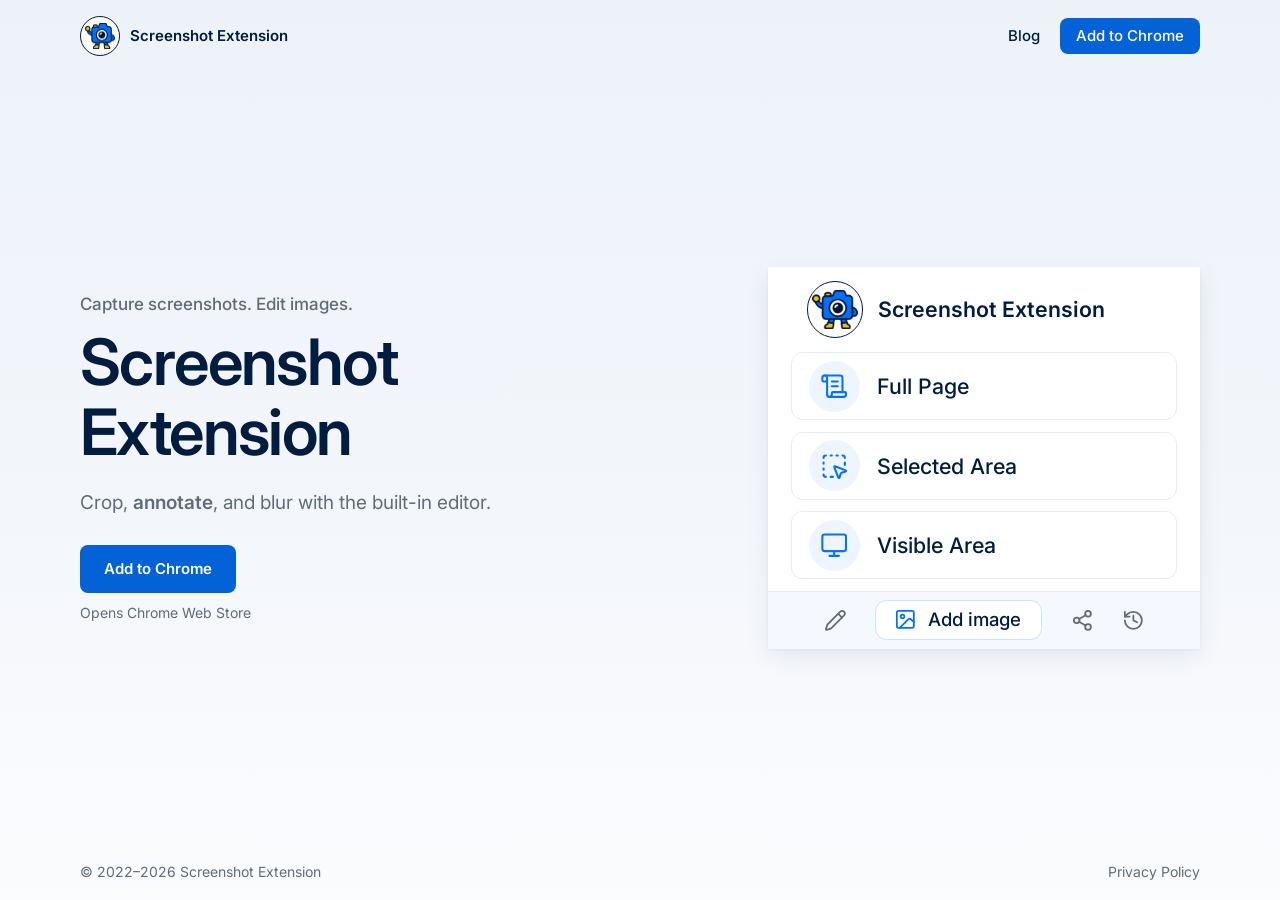
<file: index.html>
<!doctype html>
<html lang="en">
<head>
<meta charset="utf-8">
<meta name="viewport" content="width=device-width, initial-scale=1">
<title>Screenshot Extension for Chrome — Full Page Capture &amp; Editing</title>
<meta name="description" content="Crop, annotate, and blur with the built-in editor. Capture a full page, a selected area, or the visible area in Chrome.">
<link rel="canonical" href="https://screenshot-extension.com/">
<meta name="theme-color" content="#EDF2F9">
<meta property="og:title" content="Screenshot Extension for Chrome">
<meta property="og:description" content="Capture a full page, a selected area, or the visible area. Crop, annotate, and blur with the built-in editor.">
<meta property="og:type" content="website">
<meta property="og:url" content="https://screenshot-extension.com/">
<link rel="icon" type="image/png" href="/homepage/assets/mascot.png">
<link rel="preconnect" href="https://fonts.googleapis.com">
<link rel="preconnect" href="https://fonts.gstatic.com" crossorigin>
<link rel="stylesheet" href="https://fonts.googleapis.com/css2?family=Inter:wght@400;500;600&amp;display=swap">
<link rel="stylesheet" href="/homepage/styles.css">
</head>
<body>
<a class="skip-link" href="#main">Skip to content</a>

<div style="width: 100%; min-height: 100vh; display: flex; flex-direction: column; background: linear-gradient(180deg, #EDF2F9 0%, #F3F6FB 55%, #FBFCFE 100%);">

<!-- Header -->
<header style="flex-shrink: 0;">
 <div class="wrap hdr" style="display: flex; align-items: center; justify-content: space-between; gap: 16px;">
  <a href="/" style="display: flex; align-items: center; gap: 10px; min-width: 0;" aria-label="Screenshot Extension home">
   <span class="logo-disc" style="flex-shrink: 0; display: grid; place-items: center; border: 1px solid #001C3E; border-radius: 50%; background: #FFFFFF;"><img src="/homepage/assets/mascot.png" alt="" style="object-fit: contain; display: block;"></span>
   <span class="brand" style="font-weight: 600; white-space: nowrap;">Screenshot Extension</span>
  </a>
  <div style="display: flex; align-items: center; gap: clamp(8px,.6vw,12px);">
   <a class="nav-link" href="/blog/">Blog</a>
   <a class="btn-primary sm hide-sm" href="https://chromewebstore.google.com/detail/screenshot-extension/mfinafjkbligcjbccappofiadgelfnbb?hl=en">Add to Chrome<span class="visually-hidden"> Screenshot Extension</span></a>
  </div>
 </div>
</header>

<!-- Hero -->
<main id="main" style="flex: 1 0 auto; display: flex; align-items: center;">
 <section aria-labelledby="hero-title" style="width: 100%; padding: 24px 0;">
  <div class="wrap" style="display: flex; flex-wrap: wrap; align-items: center; justify-content: space-between; gap: 48px 64px;">

   <div style="flex: 1 1 440px; min-width: 0; max-width: 640px; display: flex; flex-direction: column;">
    <p class="eyebrow" style="font-weight: 500; color: #626B79;">Capture screenshots. Edit images.</p>
    <h1 id="hero-title" class="h1" style="margin: 0; font-weight: 600;">Screenshot<br>Extension</h1>
    <p class="lede" style="font-weight: 400; color: #626B79;">Crop, <strong style="font-weight: 600;">annotate</strong>, and blur with the built-in editor.</p>
    <div class="cta" style="display: flex; flex-direction: column; align-items: flex-start;">
     <a class="btn-primary" href="https://chromewebstore.google.com/detail/screenshot-extension/mfinafjkbligcjbccappofiadgelfnbb?hl=en">Add to Chrome<span class="visually-hidden"> Screenshot Extension</span></a>
     <span class="note" style="color: #626B79;">Opens Chrome Web Store</span>
    </div>
   </div>

   <!-- Popup: right edge on the same grid line as the header button and Privacy Policy -->
   <div class="pop-zoom" style="flex: 0 0 auto;">
    <div class="sp" role="img" aria-label="The Screenshot Extension popup: Full Page, Selected Area and Visible Area, with Edit, Add image, Share and History below">
     <div class="sp-head">
      <span class="sp-logo"><img src="/homepage/assets/mascot.png" alt=""></span>
      <span class="sp-title">Screenshot Extension</span>
     </div>
     <div class="sp-list">
      <div class="sp-row"><span class="sp-tile"><svg viewBox="0 0 24 24" fill="none" stroke="currentColor" stroke-width="1.75" stroke-linecap="round" stroke-linejoin="round"><path d="M15 12h-5"></path><path d="M15 8h-5"></path><path d="M19 17V5a2 2 0 0 0-2-2H4"></path><path d="M8 21h12a2 2 0 0 0 2-2v-1a1 1 0 0 0-1-1H11a1 1 0 0 0-1 1v1a2 2 0 1 1-4 0V5a2 2 0 1 0-4 0v2a1 1 0 0 0 1 1h3"></path></svg></span>Full Page</div>
      <div class="sp-row"><span class="sp-tile"><svg viewBox="0 0 24 24" fill="none" stroke="currentColor" stroke-width="1.75" stroke-linecap="round" stroke-linejoin="round"><path d="M12.034 12.681a.498.498 0 0 1 .647-.647l9 3.5a.5.5 0 0 1-.033.943l-3.444 1.068a1 1 0 0 0-.66.66l-1.067 3.443a.5.5 0 0 1-.943.033z"></path><path d="M5 3a2 2 0 0 0-2 2"></path><path d="M19 3a2 2 0 0 1 2 2"></path><path d="M5 21a2 2 0 0 1-2-2"></path><path d="M9 3h1"></path><path d="M9 21h2"></path><path d="M14 3h1"></path><path d="M3 9v1"></path><path d="M21 9v2"></path><path d="M3 14v1"></path></svg></span>Selected Area</div>
      <div class="sp-row"><span class="sp-tile"><svg viewBox="0 0 24 24" fill="none" stroke="currentColor" stroke-width="1.75" stroke-linecap="round" stroke-linejoin="round"><rect width="20" height="14" x="2" y="3" rx="2"></rect><path d="M8 21h8"></path><path d="M12 17v4"></path></svg></span>Visible Area</div>
     </div>
     <div class="sp-bar">
      <span class="sp-ic" style="left: 33px;"><svg viewBox="0 0 24 24" fill="none" stroke="currentColor" stroke-width="1.875" stroke-linecap="round" stroke-linejoin="round"><path d="M21.174 6.812a1 1 0 0 0-3.986-3.987L3.842 16.174a2 2 0 0 0-.5.83l-1.321 4.352a.5.5 0 0 0 .623.622l4.353-1.32a2 2 0 0 0 .83-.497z"></path><path d="m15 5 4 4"></path></svg></span>
      <span class="sp-add"><svg viewBox="0 0 24 24" fill="none" stroke="#0372F9" stroke-width="1.875" stroke-linecap="round" stroke-linejoin="round"><rect width="18" height="18" x="3" y="3" rx="2"></rect><circle cx="9" cy="9" r="2"></circle><path d="m21 15-3.086-3.086a2 2 0 0 0-2.828 0L6 21"></path></svg><span>Add image</span></span>
      <span class="sp-ic" style="left: 207px;"><svg viewBox="0 0 24 24" fill="none" stroke="currentColor" stroke-width="1.875" stroke-linecap="round" stroke-linejoin="round"><circle cx="18" cy="5" r="3"></circle><circle cx="6" cy="12" r="3"></circle><circle cx="18" cy="19" r="3"></circle><path d="M8.59 13.51l6.83 3.98"></path><path d="M15.41 6.51l-6.82 3.98"></path></svg></span>
      <span class="sp-ic" style="left: 243px;"><svg viewBox="0 0 24 24" fill="none" stroke="currentColor" stroke-width="1.875" stroke-linecap="round" stroke-linejoin="round"><path d="M3 12a9 9 0 1 0 9-9 9.75 9.75 0 0 0-6.74 2.74L3 8"></path><path d="M3 3v5h5"></path><path d="M12 7v5l4 2"></path></svg></span>
     </div>
    </div>
   </div>

  </div>
 </section>
</main>

<!-- Footer -->
<footer style="flex-shrink: 0;">
 <div class="wrap ftr note" style="display: flex; align-items: center; justify-content: space-between; gap: 12px;">
  <span style="color: #626B79;">© 2022–2026 Screenshot Extension</span>
  <a class="foot-link" href="https://docs.google.com/document/d/12ZPI70nYLy4aZmzYW1HsvxjCSKGSAmCVZi3djmWOvZE/edit?usp=sharing">Privacy Policy</a>
 </div>
</footer>

</div>

</body>
</html>
</file>
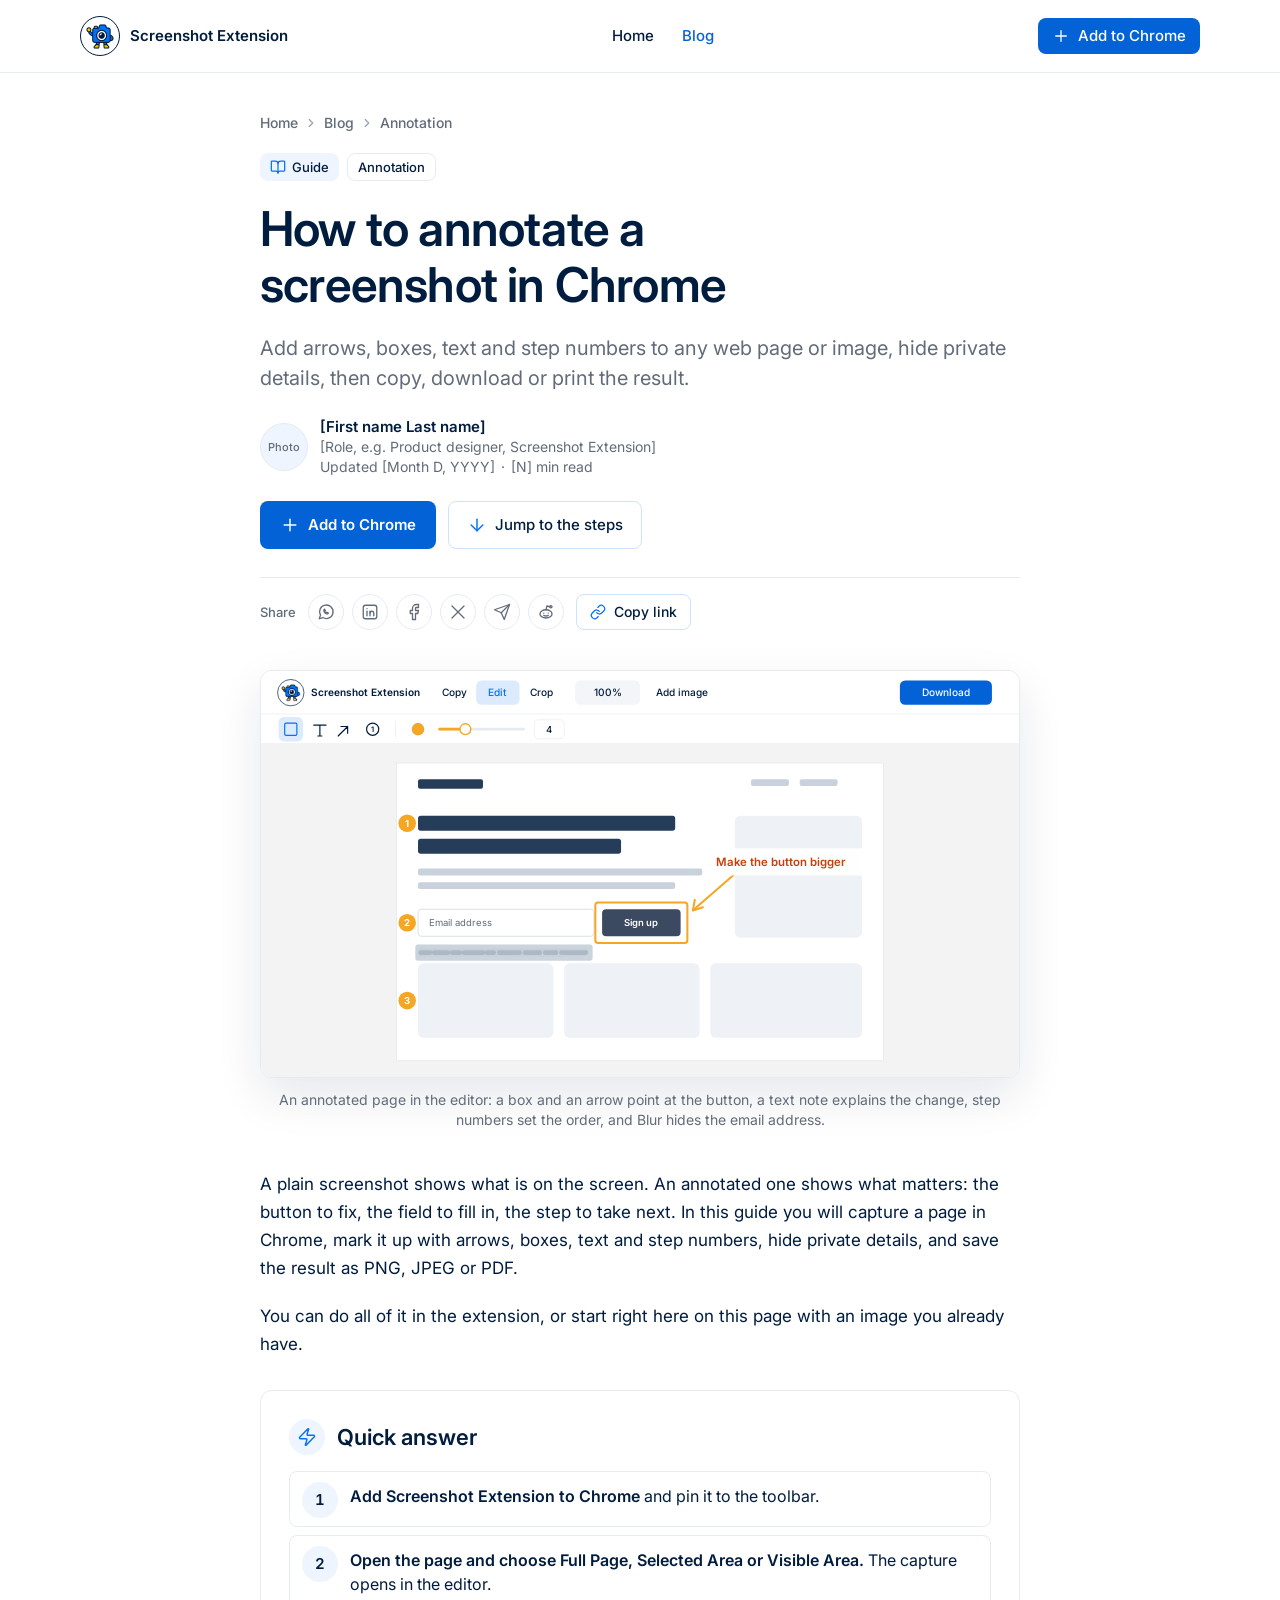
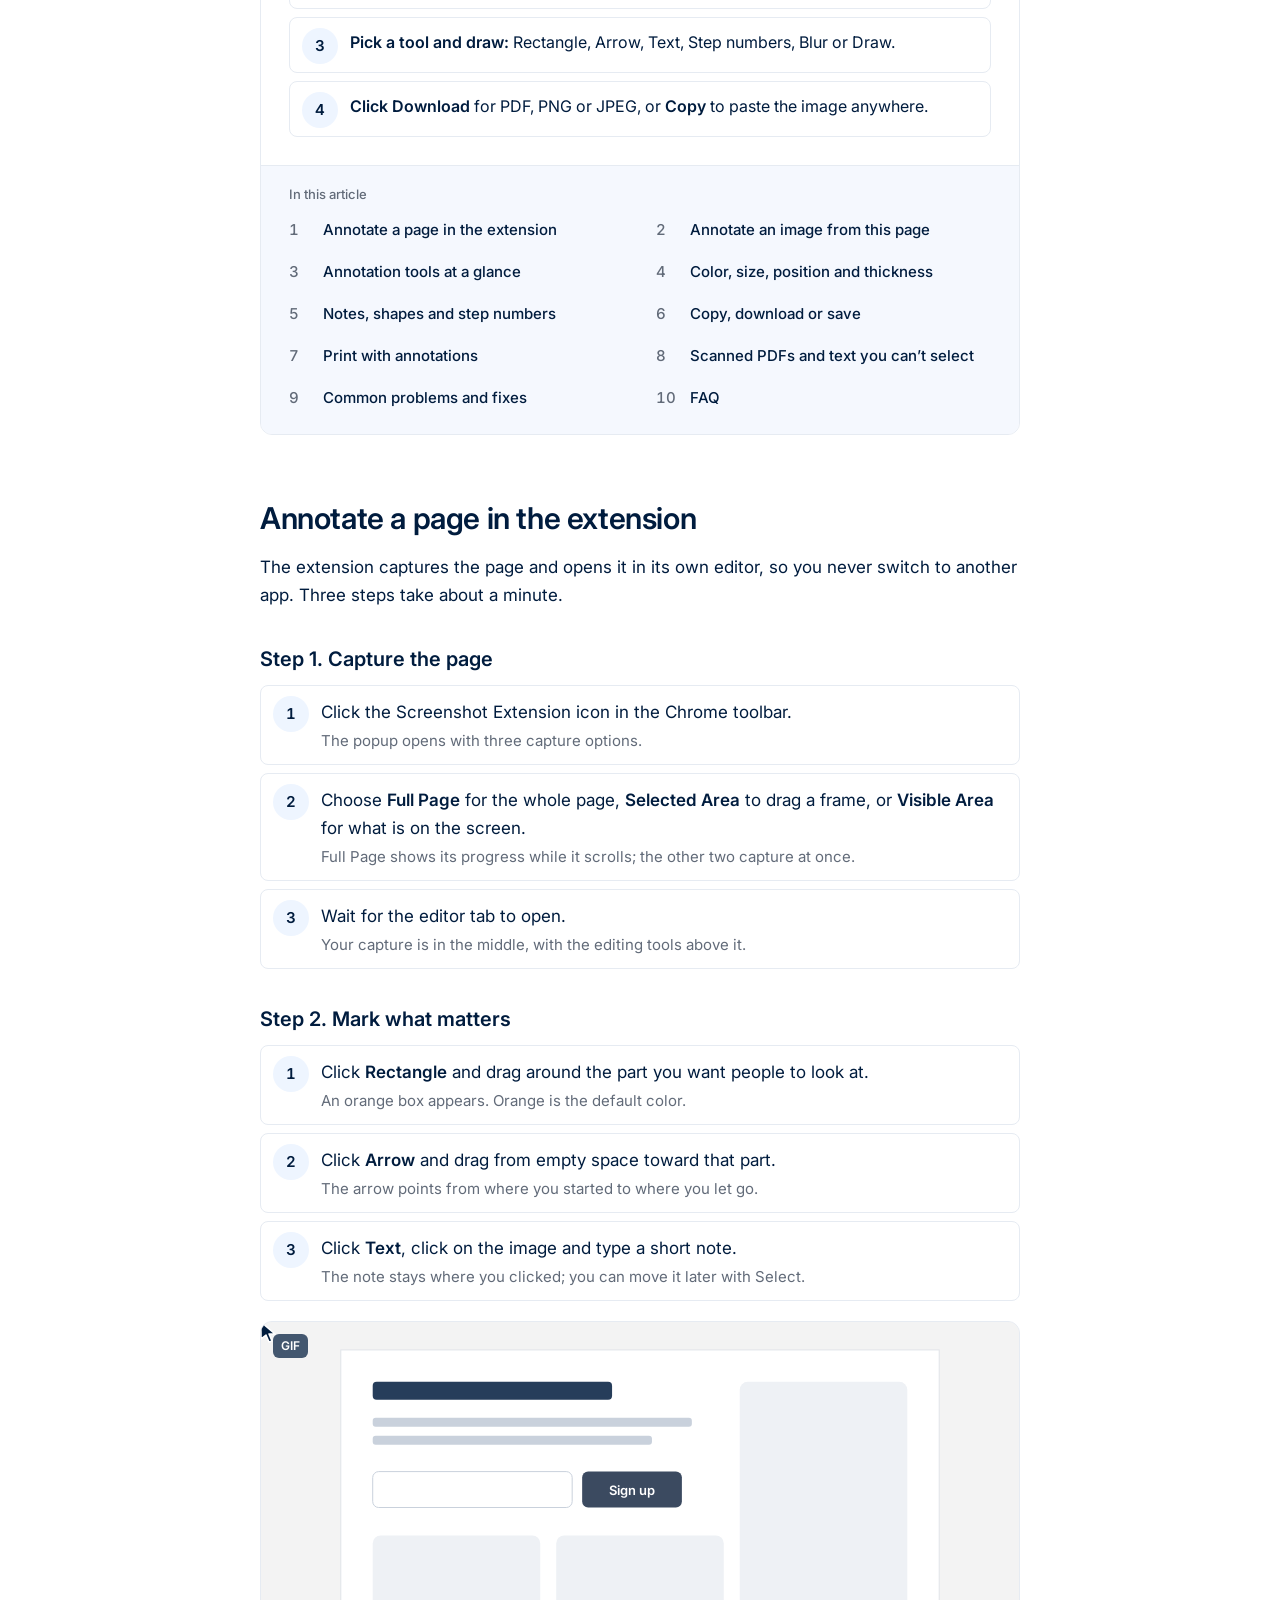
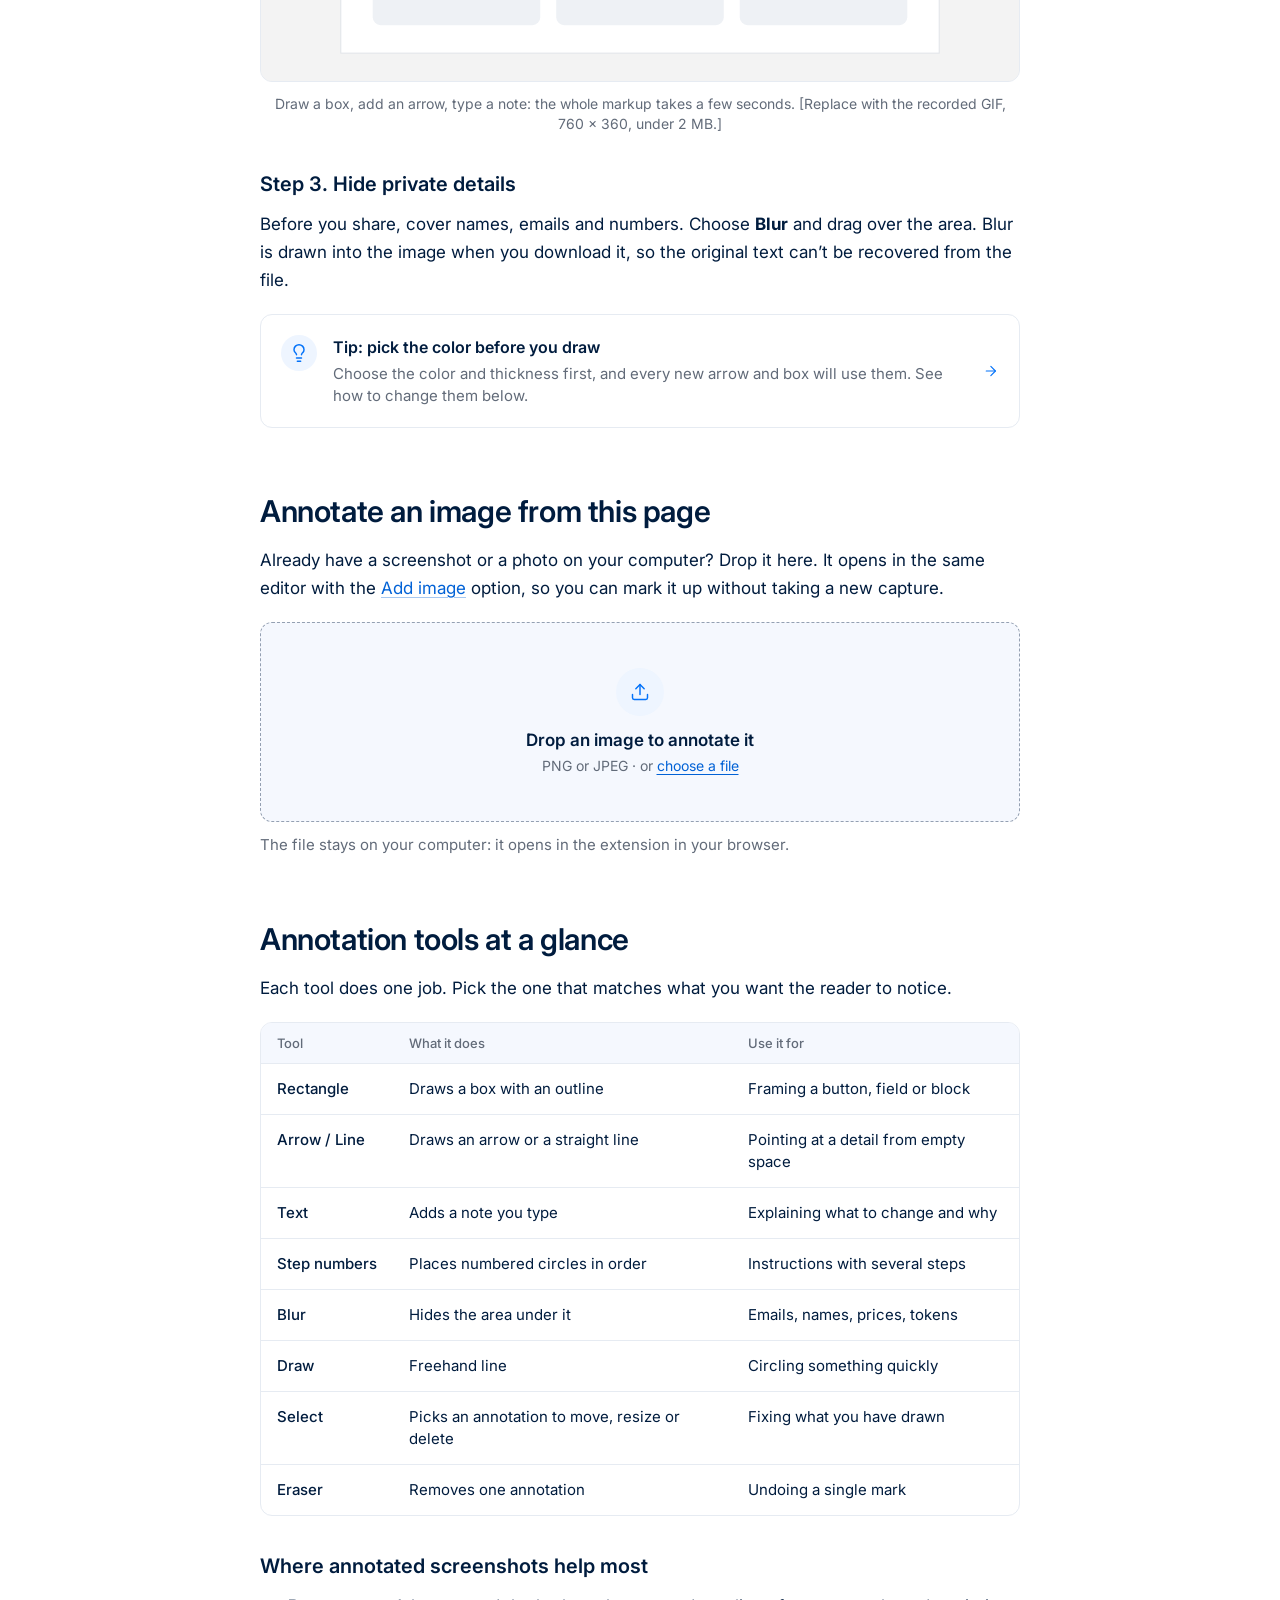
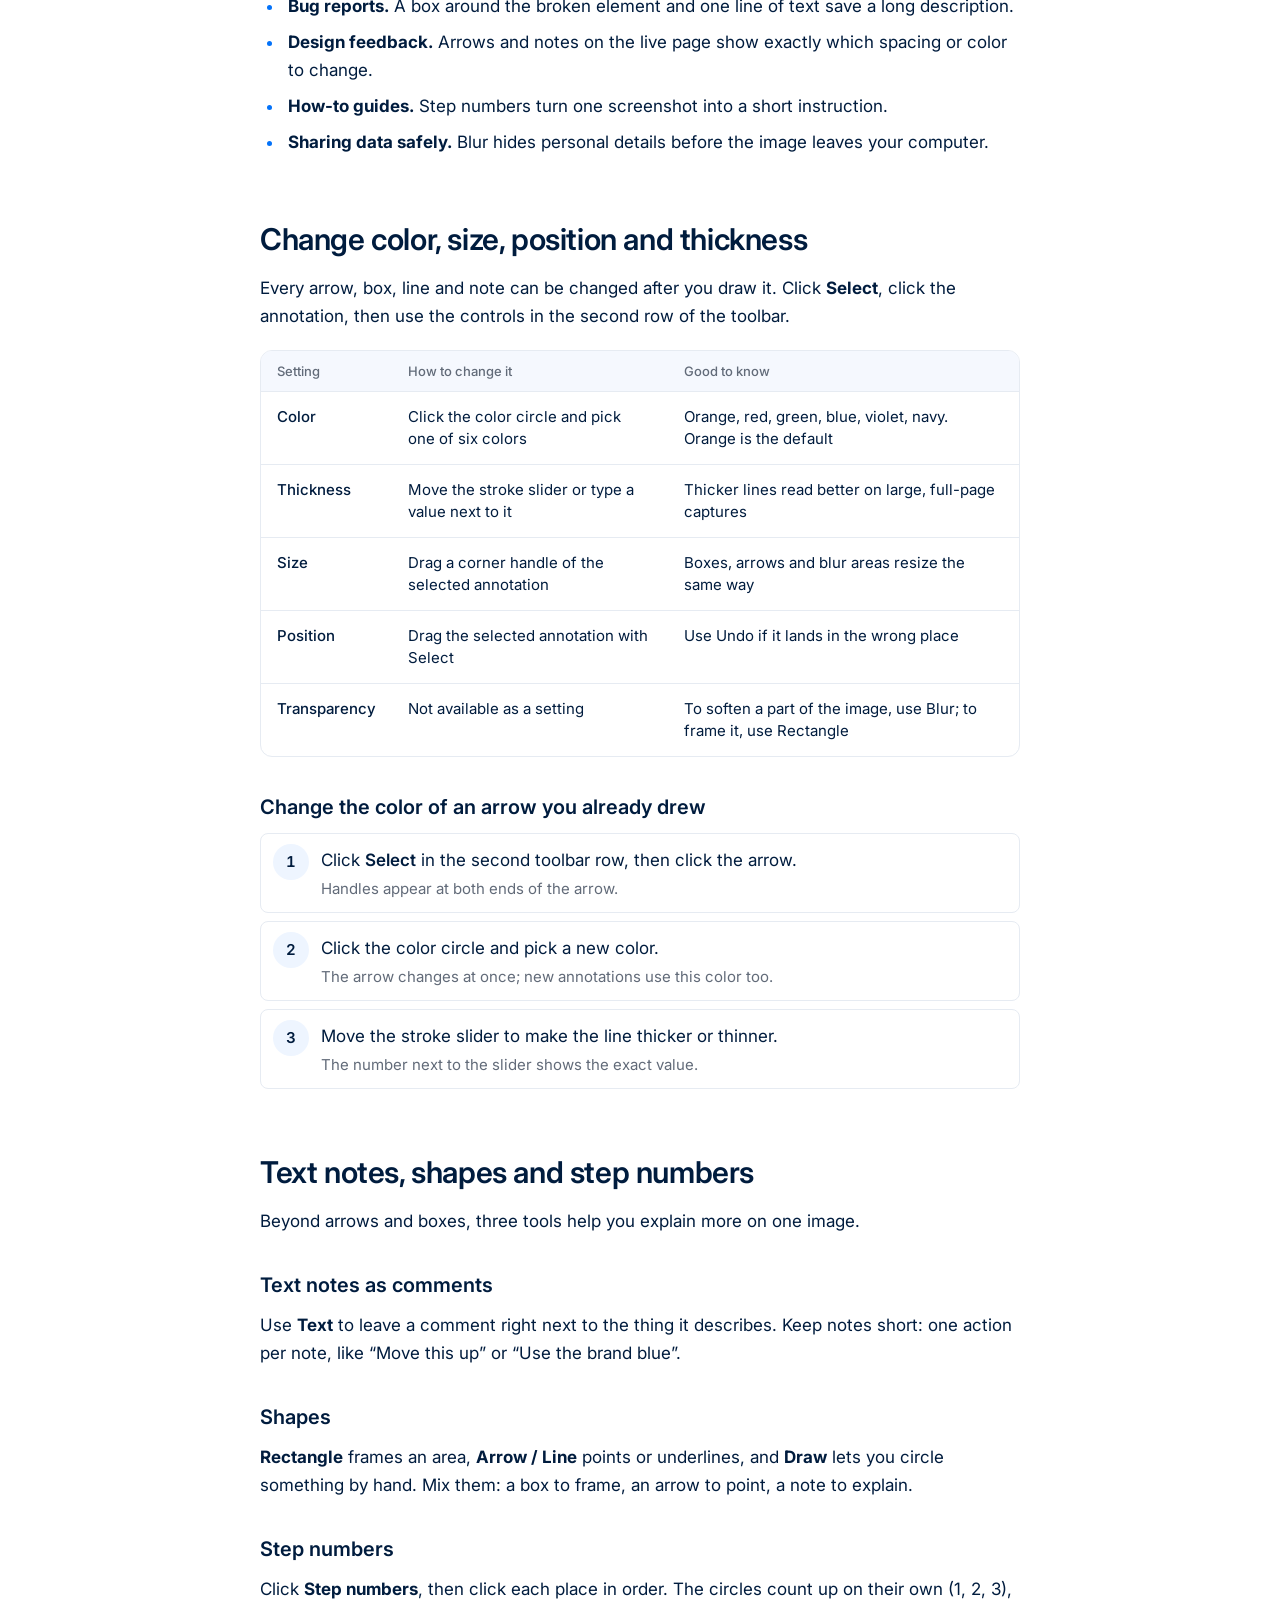
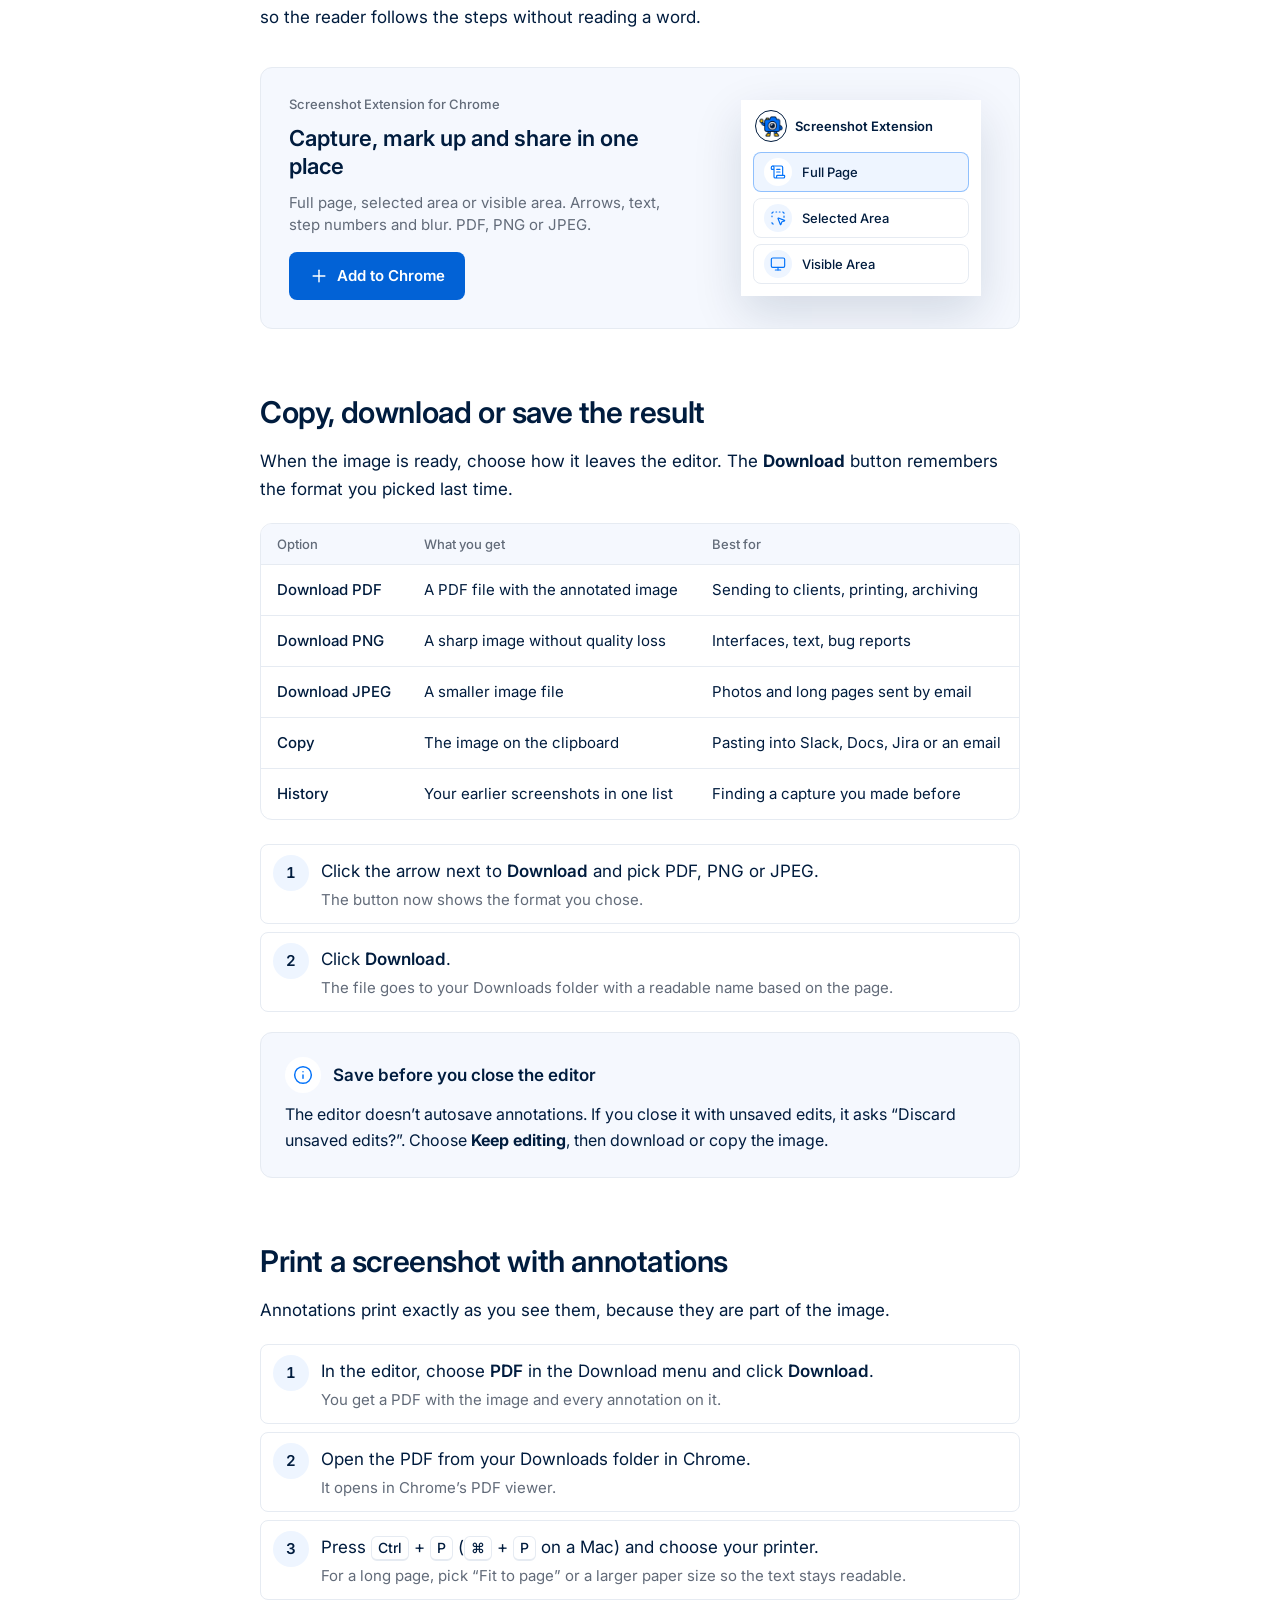
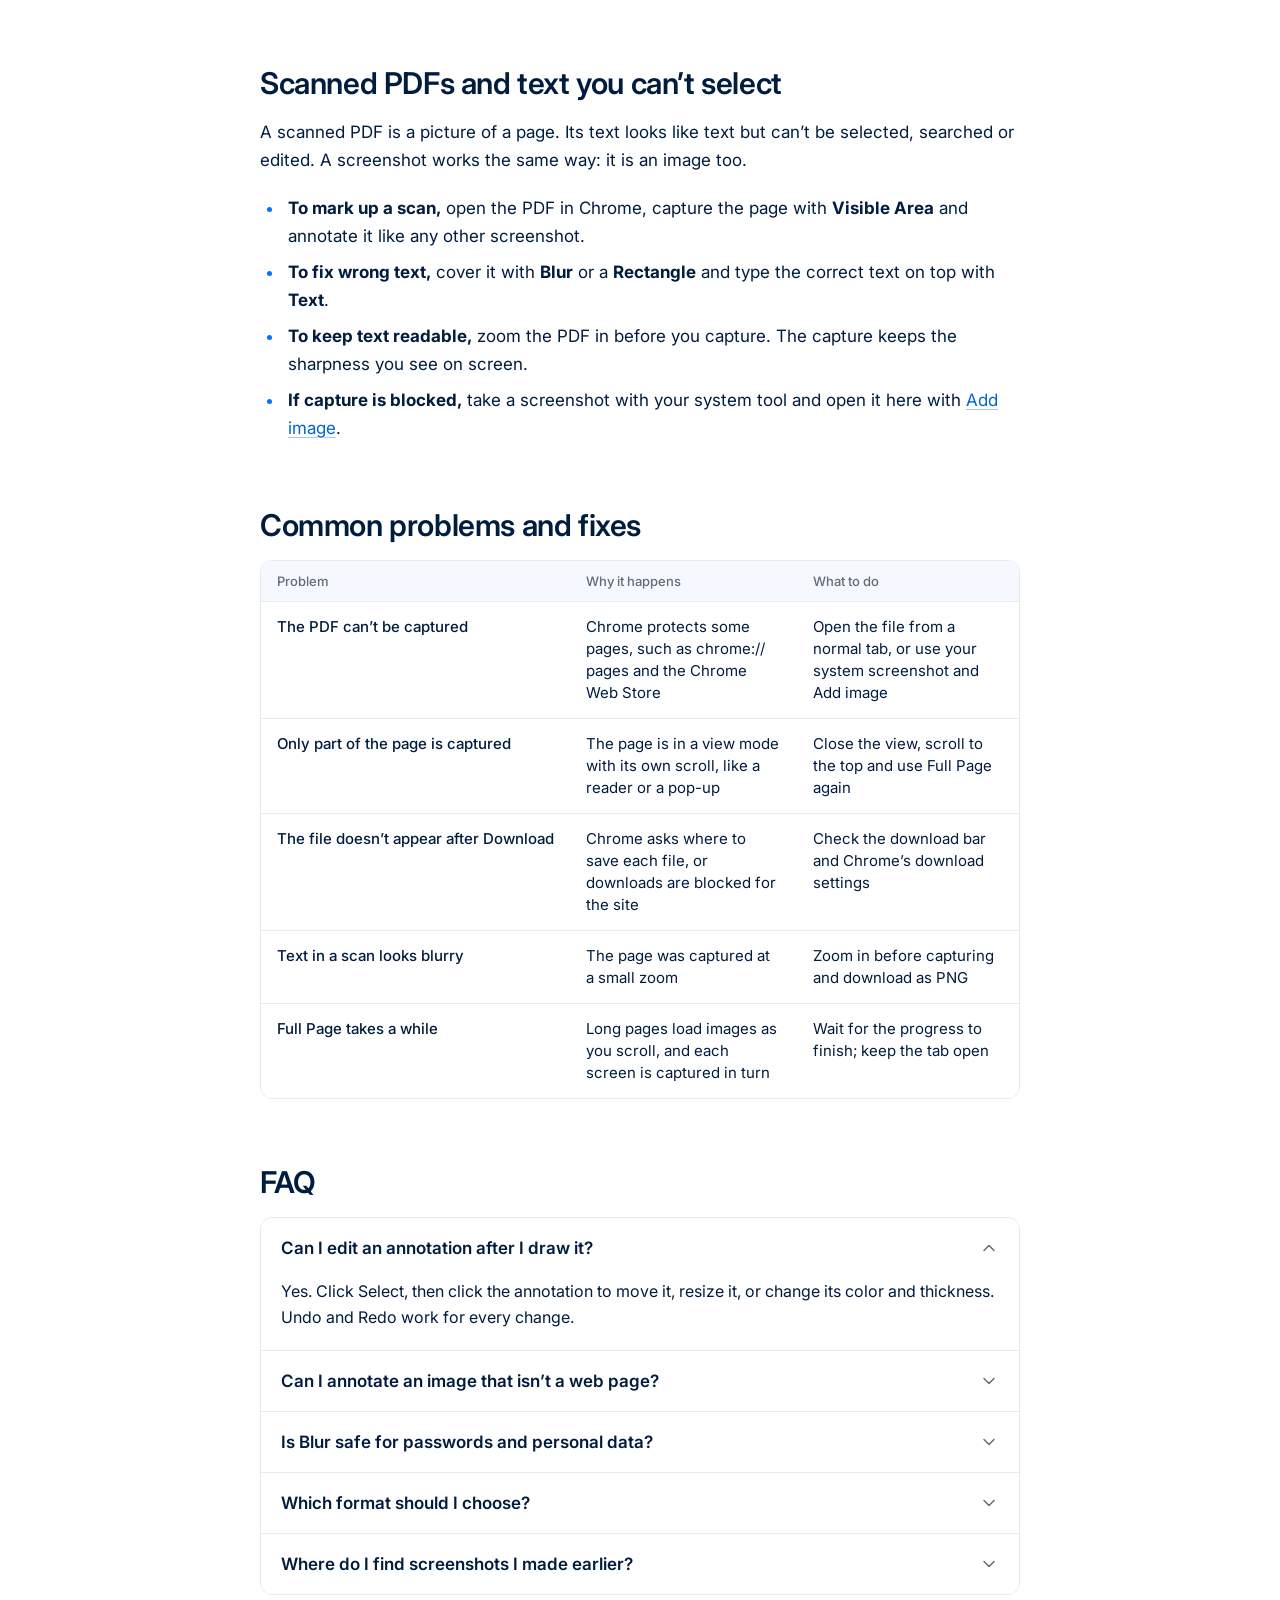
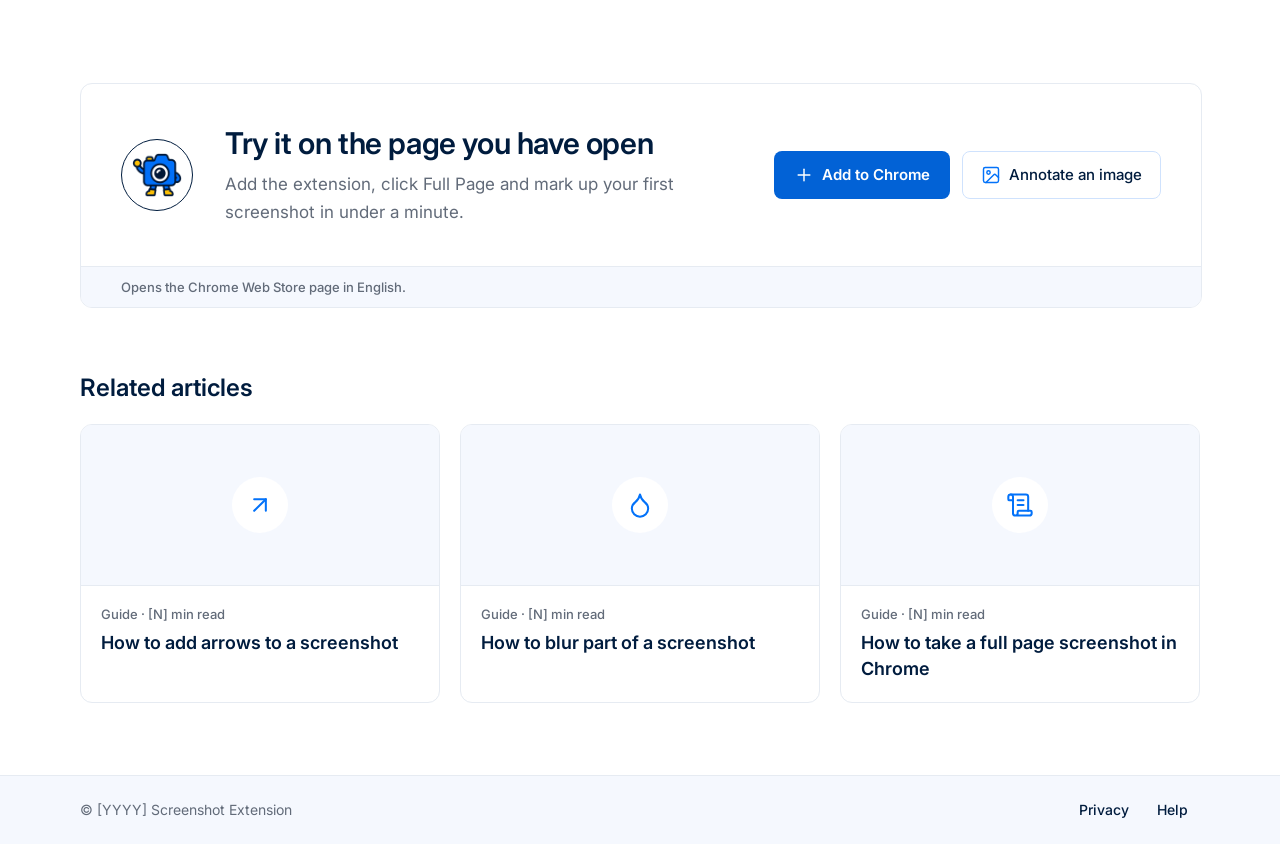
<file: article-template/index.html>
<!doctype html>
<html lang="en">
<head>
<meta charset="utf-8">
<meta name="robots" content="noindex, nofollow, noimageindex">
<meta name="viewport" content="width=device-width, initial-scale=1">
<title>How to annotate a screenshot in Chrome — Screenshot Extension</title>
<meta name="description" content="Add arrows, boxes, text and step numbers to any web page or image, hide private details, then copy, download or print the result.">
<link rel="preconnect" href="https://fonts.googleapis.com">
<link rel="preconnect" href="https://fonts.gstatic.com" crossorigin>
<link rel="stylesheet" href="https://fonts.googleapis.com/css2?family=Inter:wght@400;500;600&amp;display=swap">
<link rel="stylesheet" href="styles.css">
<script src="script.js" defer></script>
</head>
<body>

<div style="width: 100%; background: #FFFFFF;">

<!-- ============ SITE HEADER ============ -->
<header style="border-bottom: 1px solid #E6EBF2; background: #FFFFFF;">
 <div class="wrap" style="height: 72px; display: flex; align-items: center; justify-content: space-between; gap: 16px;">
  <a href="/" style="display: flex; align-items: center; gap: 10px;" aria-label="Screenshot Extension home">
   <span style="width: 40px; height: 40px; flex-shrink: 0; display: grid; place-items: center; border: 1px solid #001C3E; border-radius: 50%; box-sizing: border-box;"><img src="assets/mascot.png" alt="" style="width: 28px; height: 25px; object-fit: contain; display: block;"></span>
   <span class="hide-sm" style="font-weight: 600; font-size: 15px; line-height: 20px; color: #001C3E; white-space: nowrap;">Screenshot Extension</span>
  </a>
  <nav aria-label="Site" style="display: flex; align-items: center; gap: 4px;">
   <a class="nav-link hide-sm" href="/">Home</a>
   <a class="nav-link" href="/blog/" style="color: #0262D6;">Blog</a>
  </nav>
  <a class="btn-primary sm" href="https://chromewebstore.google.com/detail/screenshot-extension/mfinafjkbligcjbccappofiadgelfnbb?hl=en">
   <svg width="18" height="18" viewBox="0 0 24 24" fill="none" stroke="currentColor" stroke-width="1.75" stroke-linecap="round" stroke-linejoin="round" aria-hidden="true"><path d="M5 12h14"></path><path d="M12 5v14"></path></svg>
   Add to Chrome
  </a>
 </div>
</header>

<main>
<article>

<!-- ============ TOP: HERO ============ -->
<header style="padding: 40px 0 40px;">
 <div class="wrap">
  <div class="col" style="display: flex; flex-direction: column; gap: 20px;">

   <nav aria-label="Breadcrumb">
    <ol style="margin: 0; padding: 0; list-style: none; display: flex; flex-wrap: wrap; align-items: center; gap: 6px; font-size: 14px; line-height: 20px; font-weight: 500; color: #626B79;">
     <li><a href="/" style="color: #626B79;">Home</a></li>
     <li aria-hidden="true" style="display: flex;"><svg width="14" height="14" viewBox="0 0 24 24" fill="none" stroke="#94A0B2" stroke-width="2" stroke-linecap="round" stroke-linejoin="round"><path d="m9 18 6-6-6-6"></path></svg></li>
     <li><a href="/blog/" style="color: #626B79;">Blog</a></li>
     <li aria-hidden="true" style="display: flex;"><svg width="14" height="14" viewBox="0 0 24 24" fill="none" stroke="#94A0B2" stroke-width="2" stroke-linecap="round" stroke-linejoin="round"><path d="m9 18 6-6-6-6"></path></svg></li>
     <li><a href="#" style="color: #626B79;">Annotation</a></li>
    </ol>
   </nav>

   <div style="display: flex; flex-wrap: wrap; gap: 8px;">
    <span class="tag type"><svg width="16" height="16" viewBox="0 0 24 24" fill="none" stroke="#0372F9" stroke-width="1.875" stroke-linecap="round" stroke-linejoin="round" aria-hidden="true"><path d="M12 7v14"></path><path d="M3 18a1 1 0 0 1-1-1V4a1 1 0 0 1 1-1h5a4 4 0 0 1 4 4 4 4 0 0 1 4-4h5a1 1 0 0 1 1 1v13a1 1 0 0 1-1 1h-6a3 3 0 0 0-3 3 3 3 0 0 0-3-3z"></path></svg>Guide</span>
    <a class="tag cat" href="#">Annotation</a>
   </div>

   <h1 id="article-title" class="h1" style="margin: 0; font-size: 48px; line-height: 56px; font-weight: 600; letter-spacing: -0.8px; color: #001C3E; text-wrap: balance;">How to annotate a screenshot in Chrome</h1>

   <p style="margin: 0; font-size: 20px; line-height: 30px; font-weight: 400; color: #626B79;">Add arrows, boxes, text and step numbers to any web page or image, hide private details, then copy, download or print the result.</p>

   <div style="display: flex; align-items: center; gap: 12px; padding-top: 4px;">
    <div aria-hidden="true" style="width: 48px; height: 48px; flex-shrink: 0; border-radius: 50%; background: #EEF5FF; border: 1px solid #E6EBF2; box-sizing: border-box; display: grid; place-items: center; color: #626B79; font-size: 11px; line-height: 14px; font-weight: 500;">Photo</div>
    <div style="display: flex; flex-direction: column;">
     <a href="#" style="font-size: 15px; line-height: 20px; font-weight: 600;">[First name Last name]</a>
     <span class="meta">[Role, e.g. Product designer, Screenshot Extension]</span>
     <span class="meta" style="display: flex; flex-wrap: wrap; align-items: center; gap: 6px;"><span>Updated <time datetime="2026-10-28">[Month D, YYYY]</time></span><span aria-hidden="true">·</span><span>[N] min read</span></span>
    </div>
   </div>

   <!-- FIXED: the two hero actions (do not restyle, reorder or remove) -->
   <div style="display: flex; flex-wrap: wrap; gap: 12px; padding-top: 4px;">
    <a class="btn-primary" href="https://chromewebstore.google.com/detail/screenshot-extension/mfinafjkbligcjbccappofiadgelfnbb?hl=en">
     <svg width="20" height="20" viewBox="0 0 24 24" fill="none" stroke="currentColor" stroke-width="1.75" stroke-linecap="round" stroke-linejoin="round" aria-hidden="true"><path d="M5 12h14"></path><path d="M12 5v14"></path></svg>
     Add to Chrome
    </a>
    <a class="btn-quiet" href="#steps">
     <svg width="20" height="20" viewBox="0 0 24 24" fill="none" stroke="#0372F9" stroke-width="1.75" stroke-linecap="round" stroke-linejoin="round" aria-hidden="true"><path d="M12 5v14"></path><path d="m19 12-7 7-7-7"></path></svg>
     Jump to the steps
    </a>
   </div>

   <!-- Share panel -->
   <div role="group" aria-label="Share this article" style="display: flex; flex-wrap: wrap; align-items: center; gap: 8px; padding-top: 16px; border-top: 1px solid #E6EBF2; margin-top: 8px;">
    <span style="font-size: 13px; line-height: 16px; font-weight: 500; color: #626B79; margin-right: 4px;">Share</span>
    <a class="share-btn" href="#" aria-label="Share on WhatsApp"><svg viewBox="0 0 24 24" fill="none" stroke="currentColor" stroke-width="1.75" stroke-linecap="round" stroke-linejoin="round" aria-hidden="true"><path d="M3 21l1.65-4.8A9 9 0 1 1 7.8 19.4z"></path><path d="M9 9.5c.3 2.6 2.4 4.8 5 5.1l1.2-1.3-2-1-1 .8a4 4 0 0 1-1.9-1.9l.8-1-1-2z"></path></svg></a>
    <a class="share-btn" href="#" aria-label="Share on LinkedIn"><svg viewBox="0 0 24 24" fill="none" stroke="currentColor" stroke-width="1.75" stroke-linecap="round" stroke-linejoin="round" aria-hidden="true"><rect x="3" y="3" width="18" height="18" rx="3"></rect><path d="M8 11v6"></path><path d="M8 7.5v.01"></path><path d="M12 17v-6"></path><path d="M12 13.5a2.5 2.5 0 0 1 5 0V17"></path></svg></a>
    <a class="share-btn" href="#" aria-label="Share on Facebook"><svg viewBox="0 0 24 24" fill="none" stroke="currentColor" stroke-width="1.75" stroke-linecap="round" stroke-linejoin="round" aria-hidden="true"><path d="M18 2h-3a5 5 0 0 0-5 5v3H7v4h3v8h4v-8h3l1-4h-4V7a1 1 0 0 1 1-1h3z"></path></svg></a>
    <a class="share-btn" href="#" aria-label="Share on X"><svg viewBox="0 0 24 24" fill="none" stroke="currentColor" stroke-width="1.75" stroke-linecap="round" stroke-linejoin="round" aria-hidden="true"><path d="M4 4l16 16"></path><path d="M20 4L4 20"></path></svg></a>
    <a class="share-btn" href="#" aria-label="Share on Telegram"><svg viewBox="0 0 24 24" fill="none" stroke="currentColor" stroke-width="1.75" stroke-linecap="round" stroke-linejoin="round" aria-hidden="true"><path d="m22 2-7 20-4-9-9-4Z"></path><path d="M22 2 11 13"></path></svg></a>
    <a class="share-btn" href="#" aria-label="Share on Reddit"><svg viewBox="0 0 24 24" fill="none" stroke="currentColor" stroke-width="1.75" stroke-linecap="round" stroke-linejoin="round" aria-hidden="true"><ellipse cx="12" cy="14.5" rx="8" ry="5.5"></ellipse><path d="M12 9l1.2-5 4.3 1"></path><circle cx="18.5" cy="5" r="1.5"></circle><path d="M9 16.5c1.8 1 4.2 1 6 0"></path><path d="M9 13.5v.01"></path><path d="M15 13.5v.01"></path></svg></a>
    <button class="btn-quiet sm" type="button" id="copy-link" style="margin-left: 4px;">
     <svg class="ic-copy" width="16" height="16" viewBox="0 0 24 24" fill="none" stroke="#0372F9" stroke-width="1.875" stroke-linecap="round" stroke-linejoin="round" aria-hidden="true"><path d="M10 13a5 5 0 0 0 7.54.54l3-3a5 5 0 0 0-7.07-7.07l-1.72 1.71"></path><path d="M14 11a5 5 0 0 0-7.54-.54l-3 3a5 5 0 0 0 7.07 7.07l1.71-1.71"></path></svg>
     <svg class="ic-done" hidden width="16" height="16" viewBox="0 0 24 24" fill="none" stroke="#0372F9" stroke-width="1.875" stroke-linecap="round" stroke-linejoin="round" aria-hidden="true"><path d="M20 6 9 17l-5-5"></path></svg>
     <span class="copy-label" aria-live="polite">Copy link</span>
    </button>
   </div>
  </div>
 </div>
</header>

<!-- Large image under H1 -->
<div class="wrap" style="padding-bottom: 40px;">
 <figure class="col" style="margin: 0 auto;">
  <div style="border: 1px solid #E6EBF2; border-radius: 12px; overflow: hidden; background: #FFFFFF; box-shadow: 0 18px 46px rgba(3,32,72,.10);">
   <svg viewBox="0 0 1120 600" style="display: block; width: 100%; height: auto;" role="img" aria-label="The Screenshot Extension editor with a web page annotated: an orange box around a button, an arrow, a text note, three step numbers and a blurred email address" font-family="Inter, system-ui, sans-serif">
    <rect width="1120" height="600" fill="#FFFFFF"></rect>
    <circle cx="44" cy="32" r="19.5" fill="#FFFFFF" stroke="#001C3E"></circle>
    <image href="assets/mascot.png" x="30" y="19.5" width="28" height="25"></image>
    <text x="74" y="37" font-size="15" font-weight="600" fill="#001C3E">Screenshot Extension</text>
    <text x="268" y="37" font-size="15" font-weight="500" fill="#001C3E">Copy</text>
    <rect x="318" y="14" width="64" height="36" rx="8" fill="#DCEAFE"></rect>
    <text x="336" y="37" font-size="15" font-weight="500" fill="#0372F9">Edit</text>
    <text x="398" y="37" font-size="15" font-weight="500" fill="#001C3E">Crop</text>
    <rect x="464" y="14" width="96" height="36" rx="8" fill="#F3F5F8"></rect>
    <text x="512" y="37" font-size="15" font-weight="500" fill="#001C3E" text-anchor="middle">100%</text>
    <text x="584" y="37" font-size="15" font-weight="500" fill="#001C3E">Add image</text>
    <rect x="944" y="14" width="136" height="36" rx="8" fill="#0262D6"></rect>
    <text x="1012" y="37" font-size="15" font-weight="500" fill="#FFFFFF" text-anchor="middle">Download</text>
    <rect y="63" width="1120" height="1" fill="#E6EBF2"></rect>
    <rect x="26" y="68" width="36" height="36" rx="8" fill="#DCEAFE"></rect>
    <rect x="35" y="77" width="18" height="18" rx="2" fill="none" stroke="#0372F9" stroke-width="1.75"></rect>
    <path d="M78 80h18M87 80v16M84 96h6" stroke="#001C3E" stroke-width="1.75" stroke-linecap="round" fill="none"></path>
    <path d="M114 96l14-14M118 82h10v10" stroke="#001C3E" stroke-width="1.75" stroke-linecap="round" stroke-linejoin="round" fill="none"></path>
    <circle cx="165" cy="86" r="9" fill="none" stroke="#001C3E" stroke-width="1.75"></circle>
    <text x="165" y="90.5" font-size="11" font-weight="600" fill="#001C3E" text-anchor="middle">1</text>
    <rect x="198" y="74" width="1" height="24" fill="#E6EBF2"></rect>
    <circle cx="232" cy="86" r="9" fill="#F5A623" stroke="rgba(0,28,62,.14)"></circle>
    <rect x="262" y="84" width="128" height="4" rx="2" fill="#E6EBF2"></rect>
    <rect x="262" y="84" width="40" height="4" rx="2" fill="#F5A623"></rect>
    <circle cx="302" cy="86" r="8" fill="#FFFFFF" stroke="#F5A623" stroke-width="2"></circle>
    <rect x="404" y="72" width="44" height="28" rx="6" fill="#FFFFFF" stroke="#E6EBF2"></rect>
    <text x="426" y="91" font-size="14" font-weight="500" fill="#001C3E" text-anchor="middle">4</text>
    <rect y="107" width="1120" height="1" fill="#E6EBF2"></rect>
    <rect y="108" width="1120" height="492" fill="#F3F3F3"></rect>
    <rect x="200" y="136" width="720" height="440" fill="#FFFFFF" stroke="#E1E4E9"></rect>
    <rect x="232" y="160" width="96" height="14" rx="3" fill="#001C3E" opacity=".85"></rect>
    <rect x="724" y="160" width="56" height="10" rx="3" fill="#C9D1DC"></rect>
    <rect x="796" y="160" width="56" height="10" rx="3" fill="#C9D1DC"></rect>
    <rect x="232" y="214" width="380" height="22" rx="4" fill="#001C3E" opacity=".85"></rect>
    <rect x="232" y="248" width="300" height="22" rx="4" fill="#001C3E" opacity=".85"></rect>
    <rect x="232" y="292" width="420" height="10" rx="3" fill="#C9D1DC"></rect>
    <rect x="232" y="312" width="380" height="10" rx="3" fill="#C9D1DC"></rect>
    <rect x="232" y="352" width="260" height="40" rx="6" fill="#FFFFFF" stroke="#C9D1DC"></rect>
    <text x="248" y="377" font-size="14" fill="#5F6B7A">Email address</text>
    <rect x="504" y="352" width="116" height="40" rx="6" fill="#3B4A60"></rect>
    <text x="562" y="377" font-size="14" font-weight="600" fill="#FFFFFF" text-anchor="middle">Sign up</text>
    <rect x="232" y="432" width="200" height="110" rx="8" fill="#EEF1F5"></rect>
    <rect x="448" y="432" width="200" height="110" rx="8" fill="#EEF1F5"></rect>
    <rect x="664" y="432" width="224" height="110" rx="8" fill="#EEF1F5"></rect>
    <rect x="700" y="214" width="188" height="180" rx="8" fill="#EEF1F5"></rect>
    <rect x="232" y="410" width="250" height="12" rx="3" fill="#B7C0CC"></rect>
    <rect x="228" y="404" width="262" height="24" rx="4" fill="#C9D1DC" opacity=".95"></rect>
    <path d="M236 416h14M256 416h20M282 416h12M300 416h28M334 416h10M352 416h30M390 416h22M420 416h16M444 416h36" stroke="#AEB8C5" stroke-width="7" stroke-linecap="round"></path>
    <rect x="494" y="342" width="136" height="60" rx="4" fill="none" stroke="#F5A623" stroke-width="3"></rect>
    <path d="M700 300 L640 352" stroke="#F5A623" stroke-width="3" stroke-linecap="round" fill="none"></path>
    <path d="M641 338 L638 354 L653 349" stroke="#F5A623" stroke-width="3" stroke-linecap="round" stroke-linejoin="round" fill="none"></path>
    <rect x="660" y="262" width="236" height="40" rx="6" fill="#FFFFFF" opacity=".92"></rect>
    <text x="672" y="288" font-size="17" font-weight="600" fill="#C2410C">Make the button bigger</text>
    <circle cx="216" cy="225" r="13" fill="#F5A623"></circle>
    <text x="216" y="230" font-size="14" font-weight="700" fill="#FFFFFF" text-anchor="middle">1</text>
    <circle cx="216" cy="372" r="13" fill="#F5A623"></circle>
    <text x="216" y="377" font-size="14" font-weight="700" fill="#FFFFFF" text-anchor="middle">2</text>
    <circle cx="216" cy="487" r="13" fill="#F5A623"></circle>
    <text x="216" y="492" font-size="14" font-weight="700" fill="#FFFFFF" text-anchor="middle">3</text>
   </svg>
  </div>
  <figcaption class="fig-cap">An annotated page in the editor: a box and an arrow point at the button, a text note explains the change, step numbers set the order, and Blur hides the email address.</figcaption>
 </figure>
</div>

<!-- Intro + Quick answer + Contents -->
<div class="wrap">
 <div class="col">
  <div class="prose">
   <p>A plain screenshot shows what is on the screen. An annotated one shows what matters: the button to fix, the field to fill in, the step to take next. In this guide you will capture a page in Chrome, mark it up with arrows, boxes, text and step numbers, hide private details, and save the result as PNG, JPEG or PDF.</p>
   <p>You can do all of it in the extension, or start right here on this page with an image you already have.</p>
  </div>

  <section id="steps" aria-labelledby="quick-title" style="margin-top: 32px; border: 1px solid #E6EBF2; border-radius: 12px; overflow: hidden;">
   <div style="padding: 28px; display: flex; flex-direction: column; gap: 16px;">
    <div style="display: flex; align-items: center; gap: 12px;">
     <span class="tile"><svg viewBox="0 0 24 24" fill="none" stroke="currentColor" stroke-width="1.75" stroke-linecap="round" stroke-linejoin="round" aria-hidden="true"><path d="M4 14a1 1 0 0 1-.78-1.63l9.9-10.2a.5.5 0 0 1 .86.46l-1.92 6.02A1 1 0 0 0 13 10h7a1 1 0 0 1 .78 1.63l-9.9 10.2a.5.5 0 0 1-.86-.46l1.92-6.02A1 1 0 0 0 11 14z"></path></svg></span>
     <h2 id="quick-title" style="margin: 0; font-size: 22px; line-height: 28px; font-weight: 600;">Quick answer</h2>
    </div>
    <ol class="steps" style="margin: 0; font-size: 16px; line-height: 24px;">
     <li><b>Add Screenshot Extension to Chrome</b> and pin it to the toolbar.</li>
     <li><b>Open the page and choose Full Page, Selected Area or Visible Area.</b> The capture opens in the editor.</li>
     <li><b>Pick a tool and draw:</b> Rectangle, Arrow, Text, Step numbers, Blur or Draw.</li>
     <li><b>Click Download</b> for PDF, PNG or JPEG, or <b>Copy</b> to paste the image anywhere.</li>
    </ol>
   </div>
   <nav aria-labelledby="toc-title" style="background: #F5F8FE; border-top: 1px solid #E6EBF2; padding: 20px 16px 16px;">
    <h2 id="toc-title" style="margin: 0 12px 8px; font-size: 13px; line-height: 16px; font-weight: 500; color: #626B79;">In this article</h2>
    <ol style="margin: 0; padding: 0; list-style: none; display: grid; grid-template-columns: repeat(auto-fit, minmax(300px, 1fr)); gap: 2px 8px;">
     <li><a class="toc-link" href="#in-extension"><span class="toc-n">1</span>Annotate a page in the extension</a></li>
     <li><a class="toc-link" href="#on-site"><span class="toc-n">2</span>Annotate an image from this page</a></li>
     <li><a class="toc-link" href="#tools"><span class="toc-n">3</span>Annotation tools at a glance</a></li>
     <li><a class="toc-link" href="#settings"><span class="toc-n">4</span>Color, size, position and thickness</a></li>
     <li><a class="toc-link" href="#more"><span class="toc-n">5</span>Notes, shapes and step numbers</a></li>
     <li><a class="toc-link" href="#save"><span class="toc-n">6</span>Copy, download or save</a></li>
     <li><a class="toc-link" href="#print"><span class="toc-n">7</span>Print with annotations</a></li>
     <li><a class="toc-link" href="#pdf"><span class="toc-n">8</span>Scanned PDFs and text you can’t select</a></li>
     <li><a class="toc-link" href="#problems"><span class="toc-n">9</span>Common problems and fixes</a></li>
     <li><a class="toc-link" href="#faq"><span class="toc-n">10</span>FAQ</a></li>
    </ol>
   </nav>
  </section>
 </div>
</div>

<!-- ============ MAIN CONTENT ============ -->
<div class="wrap" style="padding-bottom: 32px;">
 <div class="col prose">

  <h2 id="in-extension">Annotate a page in the extension</h2>
  <p>The extension captures the page and opens it in its own editor, so you never switch to another app. Three steps take about a minute.</p>

  <h3>Step 1. Capture the page</h3>
  <ol class="steps">
   <li>Click the Screenshot Extension icon in the Chrome toolbar.<span class="result">The popup opens with three capture options.</span></li>
   <li>Choose <b>Full Page</b> for the whole page, <b>Selected Area</b> to drag a frame, or <b>Visible Area</b> for what is on the screen.<span class="result">Full Page shows its progress while it scrolls; the other two capture at once.</span></li>
   <li>Wait for the editor tab to open.<span class="result">Your capture is in the middle, with the editing tools above it.</span></li>
  </ol>

  <h3>Step 2. Mark what matters</h3>
  <ol class="steps">
   <li>Click <b>Rectangle</b> and drag around the part you want people to look at.<span class="result">An orange box appears. Orange is the default color.</span></li>
   <li>Click <b>Arrow</b> and drag from empty space toward that part.<span class="result">The arrow points from where you started to where you let go.</span></li>
   <li>Click <b>Text</b>, click on the image and type a short note.<span class="result">The note stays where you clicked; you can move it later with Select.</span></li>
  </ol>

  <figure style="margin: 8px 0 28px;">
   <div style="position: relative; border: 1px solid #E6EBF2; border-radius: 12px; overflow: hidden; background: #F3F3F3;">
    <svg viewBox="0 0 760 360" style="display: block; width: 100%; height: auto;" role="img" aria-label="Animation: a box is drawn around a button, then an arrow and a text note are added" font-family="Inter, system-ui, sans-serif">
     <rect width="760" height="360" fill="#F3F3F3"></rect>
     <rect x="80" y="28" width="600" height="304" fill="#FFFFFF" stroke="#E1E4E9"></rect>
     <rect x="112" y="60" width="240" height="18" rx="4" fill="#001C3E" opacity=".85"></rect>
     <rect x="112" y="96" width="320" height="9" rx="3" fill="#C9D1DC"></rect>
     <rect x="112" y="114" width="280" height="9" rx="3" fill="#C9D1DC"></rect>
     <rect x="112" y="150" width="200" height="36" rx="6" fill="#FFFFFF" stroke="#C9D1DC"></rect>
     <rect x="322" y="150" width="100" height="36" rx="6" fill="#3B4A60"></rect>
     <text x="372" y="173" font-size="13" font-weight="600" fill="#FFFFFF" text-anchor="middle">Sign up</text>
     <rect x="112" y="214" width="168" height="90" rx="8" fill="#EEF1F5"></rect>
     <rect x="296" y="214" width="168" height="90" rx="8" fill="#EEF1F5"></rect>
     <rect x="480" y="60" width="168" height="244" rx="8" fill="#EEF1F5"></rect>
     <rect class="demo-rect" x="312" y="141" width="120" height="54" rx="4" fill="none" stroke="#F5A623" stroke-width="3"></rect>
     <path class="demo-arrow" d="M560 112 L446 196" stroke="#F5A623" stroke-width="3" stroke-linecap="round" fill="none"></path>
     <g class="demo-label"><rect x="494" y="84" width="176" height="32" rx="6" fill="#FFFFFF"></rect><text x="504" y="105" font-size="15" font-weight="600" fill="#C2410C">Make it bigger</text></g>
     <g class="demo-cursor"><path d="M0 0 L0 17 L5 13 L8 20 L11 19 L8 12 L14 12 Z" fill="#001C3E" stroke="#FFFFFF" stroke-width="1.5" stroke-linejoin="round"></path></g>
    </svg>
    <span style="position: absolute; left: 12px; top: 12px; display: inline-flex; align-items: center; height: 24px; padding: 0 8px; border-radius: 6px; background: rgba(0,28,62,.72); color: #FFFFFF; font-size: 12px; line-height: 16px; font-weight: 600;">GIF</span>
   </div>
   <figcaption class="fig-cap">Draw a box, add an arrow, type a note: the whole markup takes a few seconds. [Replace with the recorded GIF, 760 × 360, under 2 MB.]</figcaption>
  </figure>

  <h3>Step 3. Hide private details</h3>
  <p>Before you share, cover names, emails and numbers. Choose <b>Blur</b> and drag over the area. Blur is drawn into the image when you download it, so the original text can’t be recovered from the file.</p>

  <a class="callout" href="#settings">
   <span class="tile"><svg viewBox="0 0 24 24" fill="none" stroke="currentColor" stroke-width="1.75" stroke-linecap="round" stroke-linejoin="round" aria-hidden="true"><path d="M15 14c.2-1 .7-1.7 1.5-2.5 1-.9 1.5-2.2 1.5-3.5A6 6 0 0 0 6 8c0 1 .2 2.2 1.5 3.5.7.7 1.3 1.5 1.5 2.5"></path><path d="M9 18h6"></path><path d="M10 22h4"></path></svg></span>
   <span style="display: flex; flex-direction: column; gap: 4px;">
    <span style="font-weight: 600; font-size: 16px; line-height: 24px;">Tip: pick the color before you draw</span>
    <span style="font-size: 15px; line-height: 22px; color: #626B79;">Choose the color and thickness first, and every new arrow and box will use them. See how to change them below.</span>
   </span>
   <svg class="go" width="20" height="20" viewBox="0 0 24 24" fill="none" stroke="currentColor" stroke-width="1.75" stroke-linecap="round" stroke-linejoin="round" aria-hidden="true"><path d="M5 12h14"></path><path d="m12 5 7 7-7 7"></path></svg>
  </a>

  <h2 id="on-site">Annotate an image from this page</h2>
  <p>Already have a screenshot or a photo on your computer? Drop it here. It opens in the same editor with the <a class="inline" href="#">Add image</a> option, so you can mark it up without taking a new capture.</p>

  <div style="margin: 0 0 12px;">
   <label class="drop" id="drop">
    <input class="sr" type="file" id="drop-input" accept="image/png,image/jpeg">
    <span class="tile" style="width: 48px; height: 48px;"><svg viewBox="0 0 24 24" fill="none" stroke="currentColor" stroke-width="1.75" stroke-linecap="round" stroke-linejoin="round" aria-hidden="true"><path d="M21 15v4a2 2 0 0 1-2 2H5a2 2 0 0 1-2-2v-4"></path><path d="m17 8-5-5-5 5"></path><path d="M12 3v12"></path></svg></span>
    <span class="drop-idle">
     <span class="drop-title" style="display: block; font-weight: 600; font-size: 17px; line-height: 24px;">Drop an image to annotate it</span>
     <span style="font-size: 14px; line-height: 20px; color: #626B79;">PNG or JPEG · or <span style="color: #0262D6; text-decoration: underline; text-underline-offset: 3px;">choose a file</span></span>
    </span>
    <span class="drop-done" hidden>
     <span class="drop-file" style="display: block; font-weight: 600; font-size: 17px; line-height: 24px;"></span>
     <span style="font-size: 14px; line-height: 20px; color: #626B79;">Ready to open in the editor</span>
    </span>
   </label>
  </div>
  <div id="drop-actions" hidden>
   <div style="display: flex; flex-wrap: wrap; align-items: center; gap: 12px; margin: 0 0 20px;">
    <a class="btn-quiet sm" href="#">Open in the editor</a>
    <span style="font-size: 14px; line-height: 20px; color: #626B79;">Needs Screenshot Extension. <a class="inline" href="https://chromewebstore.google.com/detail/screenshot-extension/mfinafjkbligcjbccappofiadgelfnbb?hl=en">Add to Chrome</a></span>
   </div>
  </div>
  <p style="font-size: 15px; line-height: 22px; color: #626B79;">The file stays on your computer: it opens in the extension in your browser.</p>

  <h2 id="tools">Annotation tools at a glance</h2>
  <p>Each tool does one job. Pick the one that matches what you want the reader to notice.</p>
  <div class="tbl-box">
   <table class="tbl">
    <thead><tr><th scope="col">Tool</th><th scope="col">What it does</th><th scope="col">Use it for</th></tr></thead>
    <tbody>
     <tr><td>Rectangle</td><td>Draws a box with an outline</td><td>Framing a button, field or block</td></tr>
     <tr><td>Arrow / Line</td><td>Draws an arrow or a straight line</td><td>Pointing at a detail from empty space</td></tr>
     <tr><td>Text</td><td>Adds a note you type</td><td>Explaining what to change and why</td></tr>
     <tr><td>Step numbers</td><td>Places numbered circles in order</td><td>Instructions with several steps</td></tr>
     <tr><td>Blur</td><td>Hides the area under it</td><td>Emails, names, prices, tokens</td></tr>
     <tr><td>Draw</td><td>Freehand line</td><td>Circling something quickly</td></tr>
     <tr><td>Select</td><td>Picks an annotation to move, resize or delete</td><td>Fixing what you have drawn</td></tr>
     <tr><td>Eraser</td><td>Removes one annotation</td><td>Undoing a single mark</td></tr>
    </tbody>
   </table>
  </div>

  <h3>Where annotated screenshots help most</h3>
  <ul>
   <li><b>Bug reports.</b> A box around the broken element and one line of text save a long description.</li>
   <li><b>Design feedback.</b> Arrows and notes on the live page show exactly which spacing or color to change.</li>
   <li><b>How-to guides.</b> Step numbers turn one screenshot into a short instruction.</li>
   <li><b>Sharing data safely.</b> Blur hides personal details before the image leaves your computer.</li>
  </ul>

  <h2 id="settings">Change color, size, position and thickness</h2>
  <p>Every arrow, box, line and note can be changed after you draw it. Click <b>Select</b>, click the annotation, then use the controls in the second row of the toolbar.</p>
  <div class="tbl-box">
   <table class="tbl">
    <thead><tr><th scope="col">Setting</th><th scope="col">How to change it</th><th scope="col">Good to know</th></tr></thead>
    <tbody>
     <tr><td>Color</td><td>Click the color circle and pick one of six colors</td><td>Orange, red, green, blue, violet, navy. Orange is the default</td></tr>
     <tr><td>Thickness</td><td>Move the stroke slider or type a value next to it</td><td>Thicker lines read better on large, full-page captures</td></tr>
     <tr><td>Size</td><td>Drag a corner handle of the selected annotation</td><td>Boxes, arrows and blur areas resize the same way</td></tr>
     <tr><td>Position</td><td>Drag the selected annotation with Select</td><td>Use Undo if it lands in the wrong place</td></tr>
     <tr><td>Transparency</td><td>Not available as a setting</td><td>To soften a part of the image, use Blur; to frame it, use Rectangle</td></tr>
    </tbody>
   </table>
  </div>

  <h3>Change the color of an arrow you already drew</h3>
  <ol class="steps">
   <li>Click <b>Select</b> in the second toolbar row, then click the arrow.<span class="result">Handles appear at both ends of the arrow.</span></li>
   <li>Click the color circle and pick a new color.<span class="result">The arrow changes at once; new annotations use this color too.</span></li>
   <li>Move the stroke slider to make the line thicker or thinner.<span class="result">The number next to the slider shows the exact value.</span></li>
  </ol>

  <h2 id="more">Text notes, shapes and step numbers</h2>
  <p>Beyond arrows and boxes, three tools help you explain more on one image.</p>
  <h3>Text notes as comments</h3>
  <p>Use <b>Text</b> to leave a comment right next to the thing it describes. Keep notes short: one action per note, like “Move this up” or “Use the brand blue”.</p>
  <h3>Shapes</h3>
  <p><b>Rectangle</b> frames an area, <b>Arrow / Line</b> points or underlines, and <b>Draw</b> lets you circle something by hand. Mix them: a box to frame, an arrow to point, a note to explain.</p>
  <h3>Step numbers</h3>
  <p>Click <b>Step numbers</b>, then click each place in order. The circles count up on their own (1, 2, 3), so the reader follows the steps without reading a word.</p>

  <!-- Promo card: text + image + button -->
  <aside aria-label="Screenshot Extension" style="margin: 36px 0; border: 1px solid #E6EBF2; border-radius: 12px; overflow: hidden; background: #F5F8FE; display: flex; flex-wrap: wrap; align-items: center;">
   <div style="flex: 999 1 320px; min-width: 0; padding: 28px; display: flex; flex-direction: column; gap: 12px; align-items: flex-start;">
    <span style="font-size: 13px; line-height: 16px; font-weight: 500; color: #626B79;">Screenshot Extension for Chrome</span>
    <span style="font-size: 22px; line-height: 28px; font-weight: 600; color: #001C3E;">Capture, mark up and share in one place</span>
    <span style="font-size: 15px; line-height: 22px; color: #626B79;">Full page, selected area or visible area. Arrows, text, step numbers and blur. PDF, PNG or JPEG.</span>
    <a class="btn-primary" href="https://chromewebstore.google.com/detail/screenshot-extension/mfinafjkbligcjbccappofiadgelfnbb?hl=en" style="margin-top: 4px;">
     <svg width="20" height="20" viewBox="0 0 24 24" fill="none" stroke="currentColor" stroke-width="1.75" stroke-linecap="round" stroke-linejoin="round" aria-hidden="true"><path d="M5 12h14"></path><path d="M12 5v14"></path></svg>
     Add to Chrome
    </a>
   </div>
   <div style="flex: 1 1 260px; padding: 28px; display: grid; place-items: center;">
    <div role="img" aria-label="The Screenshot Extension popup" style="width: 240px; background: #FFFFFF; box-shadow: 0 18px 46px rgba(3,32,72,.14); font-size: 13px;">
     <div style="display: flex; align-items: center; gap: 8px; padding: 10px 14px;">
      <span style="width: 32px; height: 32px; display: grid; place-items: center; border: 1px solid #001C3E; border-radius: 50%; box-sizing: border-box;"><img src="assets/mascot.png" alt="" style="width: 24px; height: 21px; object-fit: contain; display: block;"></span>
      <span style="font-weight: 600; font-size: 13px; line-height: 16px;">Screenshot Extension</span>
     </div>
     <div style="display: flex; flex-direction: column; gap: 6px; padding: 0 12px 12px;">
      <div style="display: flex; align-items: center; gap: 10px; height: 40px; padding: 0 10px; background: #EEF5FF; border: 1px solid rgba(3,114,249,.4); border-radius: 8px; box-sizing: border-box; font-weight: 500;"><span style="width: 28px; height: 28px; display: grid; place-items: center; border-radius: 50%; background: #FFFFFF; color: #0372F9;"><svg width="16" height="16" viewBox="0 0 24 24" fill="none" stroke="currentColor" stroke-width="1.75" stroke-linecap="round" stroke-linejoin="round"><path d="M15 12h-5"></path><path d="M15 8h-5"></path><path d="M19 17V5a2 2 0 0 0-2-2H4"></path><path d="M8 21h12a2 2 0 0 0 2-2v-1a1 1 0 0 0-1-1H11a1 1 0 0 0-1 1v1a2 2 0 1 1-4 0V5a2 2 0 1 0-4 0v2a1 1 0 0 0 1 1h3"></path></svg></span>Full Page</div>
      <div style="display: flex; align-items: center; gap: 10px; height: 40px; padding: 0 10px; border: 1px solid #E6EBF2; border-radius: 8px; box-sizing: border-box; font-weight: 500;"><span style="width: 28px; height: 28px; display: grid; place-items: center; border-radius: 50%; background: #EEF5FF; color: #0372F9;"><svg width="16" height="16" viewBox="0 0 24 24" fill="none" stroke="currentColor" stroke-width="1.75" stroke-linecap="round" stroke-linejoin="round"><path d="M5 3a2 2 0 0 0-2 2"></path><path d="M19 3a2 2 0 0 1 2 2"></path><path d="M5 21a2 2 0 0 1-2-2"></path><path d="M9 3h1"></path><path d="M14 3h1"></path><path d="M3 9v1"></path><path d="M21 9v2"></path><path d="M12.034 12.681a.498.498 0 0 1 .647-.647l9 3.5a.5.5 0 0 1-.033.943l-3.444 1.068a1 1 0 0 0-.66.66l-1.067 3.443a.5.5 0 0 1-.943.033z"></path></svg></span>Selected Area</div>
      <div style="display: flex; align-items: center; gap: 10px; height: 40px; padding: 0 10px; border: 1px solid #E6EBF2; border-radius: 8px; box-sizing: border-box; font-weight: 500;"><span style="width: 28px; height: 28px; display: grid; place-items: center; border-radius: 50%; background: #EEF5FF; color: #0372F9;"><svg width="16" height="16" viewBox="0 0 24 24" fill="none" stroke="currentColor" stroke-width="1.75" stroke-linecap="round" stroke-linejoin="round"><rect width="20" height="14" x="2" y="3" rx="2"></rect><path d="M8 21h8"></path><path d="M12 17v4"></path></svg></span>Visible Area</div>
     </div>
    </div>
   </div>
  </aside>

  <h2 id="save">Copy, download or save the result</h2>
  <p>When the image is ready, choose how it leaves the editor. The <b>Download</b> button remembers the format you picked last time.</p>
  <div class="tbl-box">
   <table class="tbl">
    <thead><tr><th scope="col">Option</th><th scope="col">What you get</th><th scope="col">Best for</th></tr></thead>
    <tbody>
     <tr><td>Download PDF</td><td>A PDF file with the annotated image</td><td>Sending to clients, printing, archiving</td></tr>
     <tr><td>Download PNG</td><td>A sharp image without quality loss</td><td>Interfaces, text, bug reports</td></tr>
     <tr><td>Download JPEG</td><td>A smaller image file</td><td>Photos and long pages sent by email</td></tr>
     <tr><td>Copy</td><td>The image on the clipboard</td><td>Pasting into Slack, Docs, Jira or an email</td></tr>
     <tr><td>History</td><td>Your earlier screenshots in one list</td><td>Finding a capture you made before</td></tr>
    </tbody>
   </table>
  </div>
  <ol class="steps">
   <li>Click the arrow next to <b>Download</b> and pick PDF, PNG or JPEG.<span class="result">The button now shows the format you chose.</span></li>
   <li>Click <b>Download</b>.<span class="result">The file goes to your Downloads folder with a readable name based on the page.</span></li>
  </ol>

  <div class="note" role="note">
   <div style="display: flex; align-items: center; gap: 12px; margin-bottom: 8px;">
    <span class="tile" style="background: #FFFFFF;"><svg viewBox="0 0 24 24" fill="none" stroke="currentColor" stroke-width="1.75" stroke-linecap="round" stroke-linejoin="round" aria-hidden="true"><circle cx="12" cy="12" r="10"></circle><path d="M12 16v-4"></path><path d="M12 8h.01"></path></svg></span>
    <span style="font-weight: 600; font-size: 17px; line-height: 24px;">Save before you close the editor</span>
   </div>
   <p style="margin: 0; font-size: 16px; line-height: 26px;">The editor doesn’t autosave annotations. If you close it with unsaved edits, it asks “Discard unsaved edits?”. Choose <b>Keep editing</b>, then download or copy the image.</p>
  </div>

  <h2 id="print">Print a screenshot with annotations</h2>
  <p>Annotations print exactly as you see them, because they are part of the image.</p>
  <ol class="steps">
   <li>In the editor, choose <b>PDF</b> in the Download menu and click <b>Download</b>.<span class="result">You get a PDF with the image and every annotation on it.</span></li>
   <li>Open the PDF from your Downloads folder in Chrome.<span class="result">It opens in Chrome’s PDF viewer.</span></li>
   <li>Press <span class="kbd">Ctrl</span> + <span class="kbd">P</span> (<span class="kbd">⌘</span> + <span class="kbd">P</span> on a Mac) and choose your printer.<span class="result">For a long page, pick “Fit to page” or a larger paper size so the text stays readable.</span></li>
  </ol>

  <h2 id="pdf">Scanned PDFs and text you can’t select</h2>
  <p>A scanned PDF is a picture of a page. Its text looks like text but can’t be selected, searched or edited. A screenshot works the same way: it is an image too.</p>
  <ul>
   <li><b>To mark up a scan,</b> open the PDF in Chrome, capture the page with <b>Visible Area</b> and annotate it like any other screenshot.</li>
   <li><b>To fix wrong text,</b> cover it with <b>Blur</b> or a <b>Rectangle</b> and type the correct text on top with <b>Text</b>.</li>
   <li><b>To keep text readable,</b> zoom the PDF in before you capture. The capture keeps the sharpness you see on screen.</li>
   <li><b>If capture is blocked,</b> take a screenshot with your system tool and open it here with <a class="inline" href="#on-site">Add image</a>.</li>
  </ul>

  <h2 id="problems">Common problems and fixes</h2>
  <div class="tbl-box">
   <table class="tbl">
    <thead><tr><th scope="col">Problem</th><th scope="col">Why it happens</th><th scope="col">What to do</th></tr></thead>
    <tbody>
     <tr><td>The PDF can’t be captured</td><td>Chrome protects some pages, such as chrome:// pages and the Chrome Web Store</td><td>Open the file from a normal tab, or use your system screenshot and Add image</td></tr>
     <tr><td>Only part of the page is captured</td><td>The page is in a view mode with its own scroll, like a reader or a pop-up</td><td>Close the view, scroll to the top and use Full Page again</td></tr>
     <tr><td>The file doesn’t appear after Download</td><td>Chrome asks where to save each file, or downloads are blocked for the site</td><td>Check the download bar and Chrome’s download settings</td></tr>
     <tr><td>Text in a scan looks blurry</td><td>The page was captured at a small zoom</td><td>Zoom in before capturing and download as PNG</td></tr>
     <tr><td>Full Page takes a while</td><td>Long pages load images as you scroll, and each screen is captured in turn</td><td>Wait for the progress to finish; keep the tab open</td></tr>
    </tbody>
   </table>
  </div>

  <h2 id="faq">FAQ</h2>
  <div class="faq">
   <details open>
    <summary>Can I edit an annotation after I draw it?<svg class="chev" width="20" height="20" viewBox="0 0 24 24" fill="none" stroke="currentColor" stroke-width="1.75" stroke-linecap="round" stroke-linejoin="round" aria-hidden="true"><path d="m6 9 6 6 6-6"></path></svg></summary>
    <div class="ans"><p>Yes. Click Select, then click the annotation to move it, resize it, or change its color and thickness. Undo and Redo work for every change.</p></div>
   </details>
   <details>
    <summary>Can I annotate an image that isn’t a web page?<svg class="chev" width="20" height="20" viewBox="0 0 24 24" fill="none" stroke="currentColor" stroke-width="1.75" stroke-linecap="round" stroke-linejoin="round" aria-hidden="true"><path d="m6 9 6 6 6-6"></path></svg></summary>
    <div class="ans"><p>Yes. Use Add image in the popup or the editor, or drop the file on this page. PNG and JPEG files are supported.</p></div>
   </details>
   <details>
    <summary>Is Blur safe for passwords and personal data?<svg class="chev" width="20" height="20" viewBox="0 0 24 24" fill="none" stroke="currentColor" stroke-width="1.75" stroke-linecap="round" stroke-linejoin="round" aria-hidden="true"><path d="m6 9 6 6 6-6"></path></svg></summary>
    <div class="ans"><p>Blur is drawn into the downloaded image. Cover the whole area, including the edges of the text, and check the file before you send it.</p></div>
   </details>
   <details>
    <summary>Which format should I choose?<svg class="chev" width="20" height="20" viewBox="0 0 24 24" fill="none" stroke="currentColor" stroke-width="1.75" stroke-linecap="round" stroke-linejoin="round" aria-hidden="true"><path d="m6 9 6 6 6-6"></path></svg></summary>
    <div class="ans"><p>PNG for interfaces and text, JPEG for photos and smaller files, PDF for printing and sending documents.</p></div>
   </details>
   <details>
    <summary>Where do I find screenshots I made earlier?<svg class="chev" width="20" height="20" viewBox="0 0 24 24" fill="none" stroke="currentColor" stroke-width="1.75" stroke-linecap="round" stroke-linejoin="round" aria-hidden="true"><path d="m6 9 6 6 6-6"></path></svg></summary>
    <div class="ans"><p>Click History in the popup or in the editor toolbar. It lists your earlier captures.</p></div>
   </details>
  </div>

 </div>
</div>

<!-- ============ END: next step ============ -->
<section aria-labelledby="cta-title" style="padding: 32px 0 24px;">
 <div class="wrap">
  <div class="wide" style="border: 1px solid #E6EBF2; border-radius: 12px; overflow: hidden; background: #FFFFFF;">
   <div style="padding: 40px; display: flex; flex-wrap: wrap; align-items: center; gap: 32px;">
    <span style="width: 72px; height: 72px; flex-shrink: 0; display: grid; place-items: center; border: 1px solid #001C3E; border-radius: 50%; box-sizing: border-box;"><img src="assets/mascot.png" alt="" style="width: 50px; height: 45px; object-fit: contain; display: block;"></span>
    <div style="flex: 999 1 360px; min-width: 0;">
     <h2 id="cta-title" style="margin: 0 0 8px; font-size: 30px; line-height: 38px; font-weight: 600; letter-spacing: -0.4px;">Try it on the page you have open</h2>
     <p style="margin: 0; font-size: 17px; line-height: 28px; color: #626B79;">Add the extension, click Full Page and mark up your first screenshot in under a minute.</p>
    </div>
    <div style="display: flex; flex-wrap: wrap; gap: 12px;">
     <a class="btn-primary" href="https://chromewebstore.google.com/detail/screenshot-extension/mfinafjkbligcjbccappofiadgelfnbb?hl=en">
      <svg width="20" height="20" viewBox="0 0 24 24" fill="none" stroke="currentColor" stroke-width="1.75" stroke-linecap="round" stroke-linejoin="round" aria-hidden="true"><path d="M5 12h14"></path><path d="M12 5v14"></path></svg>
      Add to Chrome
     </a>
     <a class="btn-quiet" href="#on-site">
      <svg width="20" height="20" viewBox="0 0 24 24" fill="none" stroke="#0372F9" stroke-width="1.75" stroke-linecap="round" stroke-linejoin="round" aria-hidden="true"><rect width="18" height="18" x="3" y="3" rx="2" ry="2"></rect><circle cx="9" cy="9" r="2"></circle><path d="m21 15-3.086-3.086a2 2 0 0 0-2.828 0L6 21"></path></svg>
      Annotate an image
     </a>
    </div>
   </div>
   <div style="min-height: 41px; background: #F5F8FE; border-top: 1px solid #E6EBF2; box-sizing: border-box; padding: 10px 40px; font-size: 13px; line-height: 20px; font-weight: 500; color: #626B79;">Opens the Chrome Web Store page in English.</div>
  </div>
 </div>
</section>

<!-- ============ END: related articles ============ -->
<section aria-labelledby="rel-title" style="padding: 40px 0 72px;">
 <div class="wrap">
  <div class="wide">
   <h2 id="rel-title" style="margin: 0 0 20px; font-size: 24px; line-height: 32px; font-weight: 600;">Related articles</h2>
   <div style="display: grid; grid-template-columns: repeat(auto-fit, minmax(280px, 1fr)); gap: 20px;">
    <a class="rel" href="#">
     <div style="height: 160px; background: #F5F8FE; border-bottom: 1px solid #E6EBF2; display: grid; place-items: center;"><span class="tile" style="width: 56px; height: 56px; background: #FFFFFF;"><svg viewBox="0 0 24 24" fill="none" stroke="currentColor" stroke-width="1.75" stroke-linecap="round" stroke-linejoin="round" aria-hidden="true" style="width: 28px; height: 28px;"><path d="M7 17 17 7"></path><path d="M7 7h10v10"></path></svg></span></div>
     <div style="padding: 20px; display: flex; flex-direction: column; gap: 8px;">
      <span style="font-size: 13px; line-height: 16px; font-weight: 500; color: #626B79;">Guide · [N] min read</span>
      <span class="rel-t" style="font-size: 18px; line-height: 26px; font-weight: 600;">How to add arrows to a screenshot</span>
     </div>
    </a>
    <a class="rel" href="#">
     <div style="height: 160px; background: #F5F8FE; border-bottom: 1px solid #E6EBF2; display: grid; place-items: center;"><span class="tile" style="width: 56px; height: 56px; background: #FFFFFF;"><svg viewBox="0 0 24 24" fill="none" stroke="currentColor" stroke-width="1.75" stroke-linecap="round" stroke-linejoin="round" aria-hidden="true" style="width: 28px; height: 28px;"><path d="M12 22a7 7 0 0 0 7-7c0-2-1-3.9-3-5.5s-3.5-4-4-6.5c-.5 2.5-2 4.9-4 6.5C6 11.1 5 13 5 15a7 7 0 0 0 7 7z"></path></svg></span></div>
     <div style="padding: 20px; display: flex; flex-direction: column; gap: 8px;">
      <span style="font-size: 13px; line-height: 16px; font-weight: 500; color: #626B79;">Guide · [N] min read</span>
      <span class="rel-t" style="font-size: 18px; line-height: 26px; font-weight: 600;">How to blur part of a screenshot</span>
     </div>
    </a>
    <a class="rel" href="#">
     <div style="height: 160px; background: #F5F8FE; border-bottom: 1px solid #E6EBF2; display: grid; place-items: center;"><span class="tile" style="width: 56px; height: 56px; background: #FFFFFF;"><svg viewBox="0 0 24 24" fill="none" stroke="currentColor" stroke-width="1.75" stroke-linecap="round" stroke-linejoin="round" aria-hidden="true" style="width: 28px; height: 28px;"><path d="M15 12h-5"></path><path d="M15 8h-5"></path><path d="M19 17V5a2 2 0 0 0-2-2H4"></path><path d="M8 21h12a2 2 0 0 0 2-2v-1a1 1 0 0 0-1-1H11a1 1 0 0 0-1 1v1a2 2 0 1 1-4 0V5a2 2 0 1 0-4 0v2a1 1 0 0 0 1 1h3"></path></svg></span></div>
     <div style="padding: 20px; display: flex; flex-direction: column; gap: 8px;">
      <span style="font-size: 13px; line-height: 16px; font-weight: 500; color: #626B79;">Guide · [N] min read</span>
      <span class="rel-t" style="font-size: 18px; line-height: 26px; font-weight: 600;">How to take a full page screenshot in Chrome</span>
     </div>
    </a>
   </div>
  </div>
 </div>
</section>

</article>
</main>

<footer style="border-top: 1px solid #E6EBF2; background: #F5F8FE;">
 <div class="wrap" style="min-height: 64px; display: flex; flex-wrap: wrap; align-items: center; justify-content: space-between; gap: 12px; padding-top: 16px; padding-bottom: 16px;">
  <span style="font-size: 14px; line-height: 20px; color: #626B79;">© [YYYY] Screenshot Extension</span>
  <nav aria-label="Footer" style="display: flex; gap: 4px;">
   <a class="nav-link" href="#" style="font-size: 14px;">Privacy</a>
   <a class="nav-link" href="#" style="font-size: 14px;">Help</a>
  </nav>
 </div>
</footer>

</div>
</body>
</html>
</file>
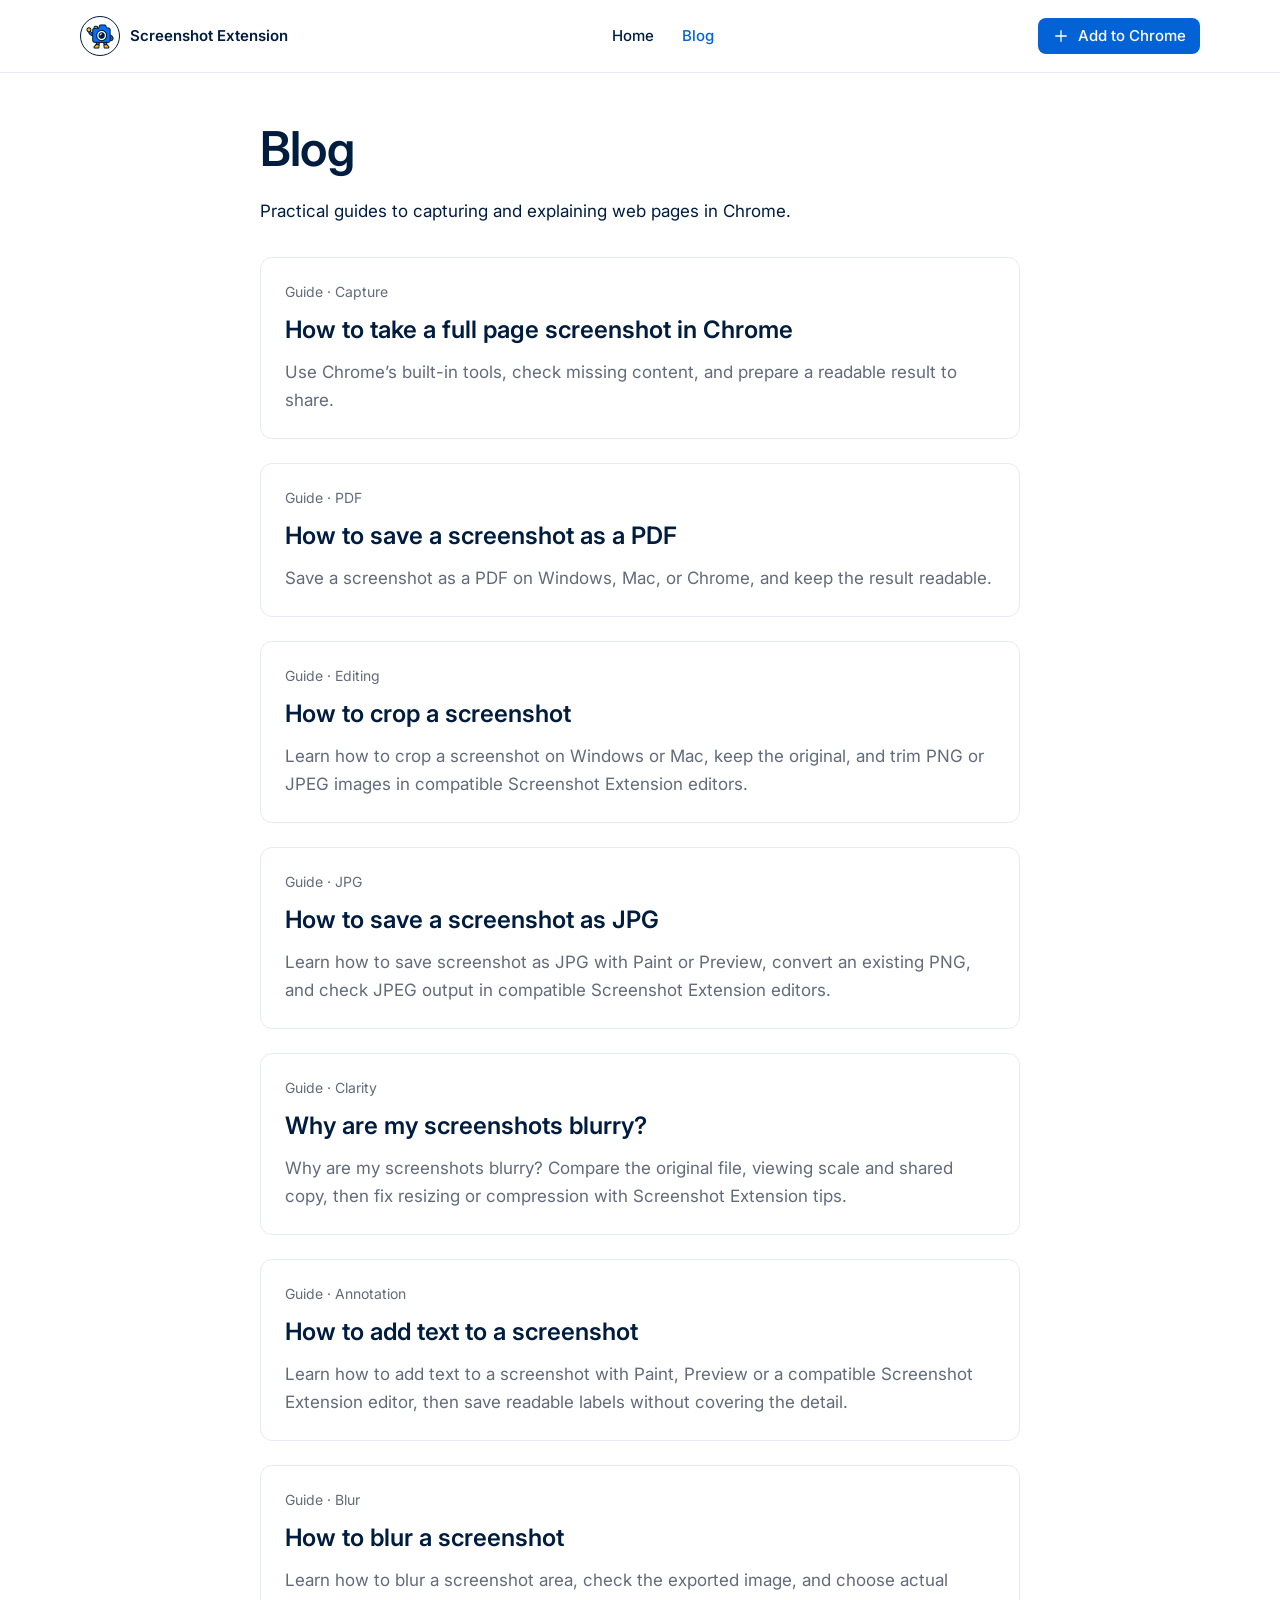
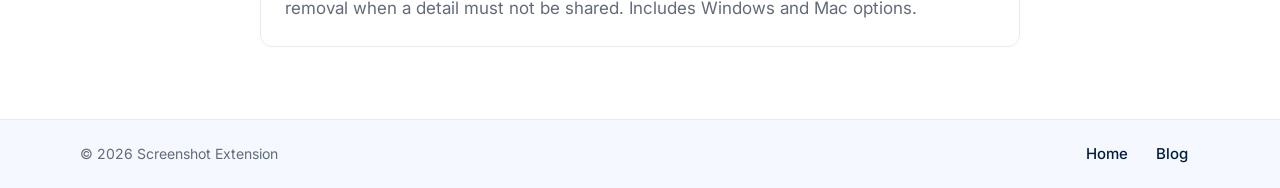
<file: blog/index.html>
<!doctype html>
<html lang="en-US">
<head>
<meta charset="utf-8">
<meta name="viewport" content="width=device-width, initial-scale=1">
<title>Blog — Screenshot Extension</title>
<meta name="description" content="Practical guides to capturing and explaining web pages in Chrome.">
<link rel="canonical" href="https://screenshot-extension.com/blog/">
<meta property="og:type" content="website">
<meta property="og:title" content="Blog — Screenshot Extension">
<meta property="og:description" content="Practical guides to capturing and explaining web pages in Chrome.">
<meta property="og:url" content="https://screenshot-extension.com/blog/">
<link rel="preconnect" href="https://fonts.googleapis.com">
<link rel="preconnect" href="https://fonts.gstatic.com" crossorigin>
<link rel="stylesheet" href="https://fonts.googleapis.com/css2?family=Inter:wght@400;500;600&amp;display=swap">
<link rel="stylesheet" href="/article-template/styles.css">
<style>
body{min-height:100vh;display:flex;flex-direction:column}
main{flex:1}
.article-list{list-style:none;margin:0;padding:0;display:grid;gap:24px}
</style>
</head>
<body>
<!-- ============ SITE HEADER ============ -->
<header style="border-bottom: 1px solid #E6EBF2; background: #FFFFFF;">
 <div class="wrap" style="height: 72px; display: flex; align-items: center; justify-content: space-between; gap: 16px;">
  <a href="/" style="display: flex; align-items: center; gap: 10px;" aria-label="Screenshot Extension home">
   <span style="width: 40px; height: 40px; flex-shrink: 0; display: grid; place-items: center; border: 1px solid #001C3E; border-radius: 50%; box-sizing: border-box;"><img src="/article-template/assets/mascot.png" alt="" style="width: 28px; height: 25px; object-fit: contain; display: block;"></span>
   <span class="hide-sm" style="font-weight: 600; font-size: 15px; line-height: 20px; color: #001C3E; white-space: nowrap;">Screenshot Extension</span>
  </a>
  <nav aria-label="Site" style="display:flex;align-items:center;gap:4px;"><a class="nav-link hide-sm" href="/">Home</a><a class="nav-link" href="/blog/" aria-current="page" style="color:#0262D6;">Blog</a></nav>
  <a class="btn-primary sm" href="https://chromewebstore.google.com/detail/screenshot-extension/mfinafjkbligcjbccappofiadgelfnbb?hl=en">
   <svg width="18" height="18" viewBox="0 0 24 24" fill="none" stroke="currentColor" stroke-width="1.75" stroke-linecap="round" stroke-linejoin="round" aria-hidden="true"><path d="M5 12h14"></path><path d="M12 5v14"></path></svg>
   Add to Chrome
  </a>
 </div>
</header>

<main style="padding:48px 0 72px;"><div class="wrap"><div class="col"><h1 class="h1" style="margin:0 0 20px;font-size:48px;line-height:56px;font-weight:600;letter-spacing:-.8px;">Blog</h1><p class="prose" style="margin:0 0 32px;">Practical guides to capturing and explaining web pages in Chrome.</p><ul class="article-list" aria-label="Articles"><li><a class="rel" href="/blog/how-to-take-full-page-screenshot-in-chrome/"><div style="padding:24px;display:flex;flex-direction:column;gap:12px;"><span class="meta">Guide · Capture</span><h2 class="rel-t" style="margin:0;font-size:24px;line-height:32px;font-weight:600;">How to take a full page screenshot in Chrome</h2><p style="margin:0;font-size:17px;line-height:28px;color:#626B79;">Use Chrome’s built-in tools, check missing content, and prepare a readable result to share.</p></div></a></li><li><a class="rel" href="/blog/how-to-save-a-screenshot-as-a-pdf/"><div style="padding:24px;display:flex;flex-direction:column;gap:12px;"><span class="meta">Guide · PDF</span><h2 class="rel-t" style="margin:0;font-size:24px;line-height:32px;font-weight:600;">How to save a screenshot as a PDF</h2><p style="margin:0;font-size:17px;line-height:28px;color:#626B79;">Save a screenshot as a PDF on Windows, Mac, or Chrome, and keep the result readable.</p></div></a></li><li><a class="rel" href="/blog/how-to-crop-a-screenshot/"><div style="padding:24px;display:flex;flex-direction:column;gap:12px;"><span class="meta">Guide · Editing</span><h2 class="rel-t" style="margin:0;font-size:24px;line-height:32px;font-weight:600;">How to crop a screenshot</h2><p style="margin:0;font-size:17px;line-height:28px;color:#626B79;">Learn how to crop a screenshot on Windows or Mac, keep the original, and trim PNG or JPEG images in compatible Screenshot Extension editors.</p></div></a></li><li><a class="rel" href="/blog/how-to-save-screenshot-as-jpg/"><div style="padding:24px;display:flex;flex-direction:column;gap:12px;"><span class="meta">Guide · JPG</span><h2 class="rel-t" style="margin:0;font-size:24px;line-height:32px;font-weight:600;">How to save a screenshot as JPG</h2><p style="margin:0;font-size:17px;line-height:28px;color:#626B79;">Learn how to save screenshot as JPG with Paint or Preview, convert an existing PNG, and check JPEG output in compatible Screenshot Extension editors.</p></div></a></li><li><a class="rel" href="/blog/why-are-my-screenshots-blurry/"><div style="padding:24px;display:flex;flex-direction:column;gap:12px;"><span class="meta">Guide · Clarity</span><h2 class="rel-t" style="margin:0;font-size:24px;line-height:32px;font-weight:600;">Why are my screenshots blurry?</h2><p style="margin:0;font-size:17px;line-height:28px;color:#626B79;">Why are my screenshots blurry? Compare the original file, viewing scale and shared copy, then fix resizing or compression with Screenshot Extension tips.</p></div></a></li><li><a class="rel" href="/blog/how-to-add-text-to-a-screenshot/"><div style="padding:24px;display:flex;flex-direction:column;gap:12px;"><span class="meta">Guide · Annotation</span><h2 class="rel-t" style="margin:0;font-size:24px;line-height:32px;font-weight:600;">How to add text to a screenshot</h2><p style="margin:0;font-size:17px;line-height:28px;color:#626B79;">Learn how to add text to a screenshot with Paint, Preview or a compatible Screenshot Extension editor, then save readable labels without covering the detail.</p></div></a></li><li><a class="rel" href="/blog/how-to-blur-a-screenshot/"><div style="padding:24px;display:flex;flex-direction:column;gap:12px;"><span class="meta">Guide · Blur</span><h2 class="rel-t" style="margin:0;font-size:24px;line-height:32px;font-weight:600;">How to blur a screenshot</h2><p style="margin:0;font-size:17px;line-height:28px;color:#626B79;">Learn how to blur a screenshot area, check the exported image, and choose actual removal when a detail must not be shared. Includes Windows and Mac options.</p></div></a></li></ul></div></div></main><footer style="border-top:1px solid #E6EBF2;background:#F5F8FE;"><div class="wrap" style="min-height:64px;display:flex;flex-wrap:wrap;align-items:center;justify-content:space-between;gap:12px;padding-top:16px;padding-bottom:16px;"><span style="font-size:14px;line-height:20px;color:#626B79;">© 2026 Screenshot Extension</span><nav aria-label="Footer" style="display:flex;gap:4px;"><a class="nav-link" href="/">Home</a><a class="nav-link" href="/blog/">Blog</a></nav></div></footer>
</body></html>
</file>
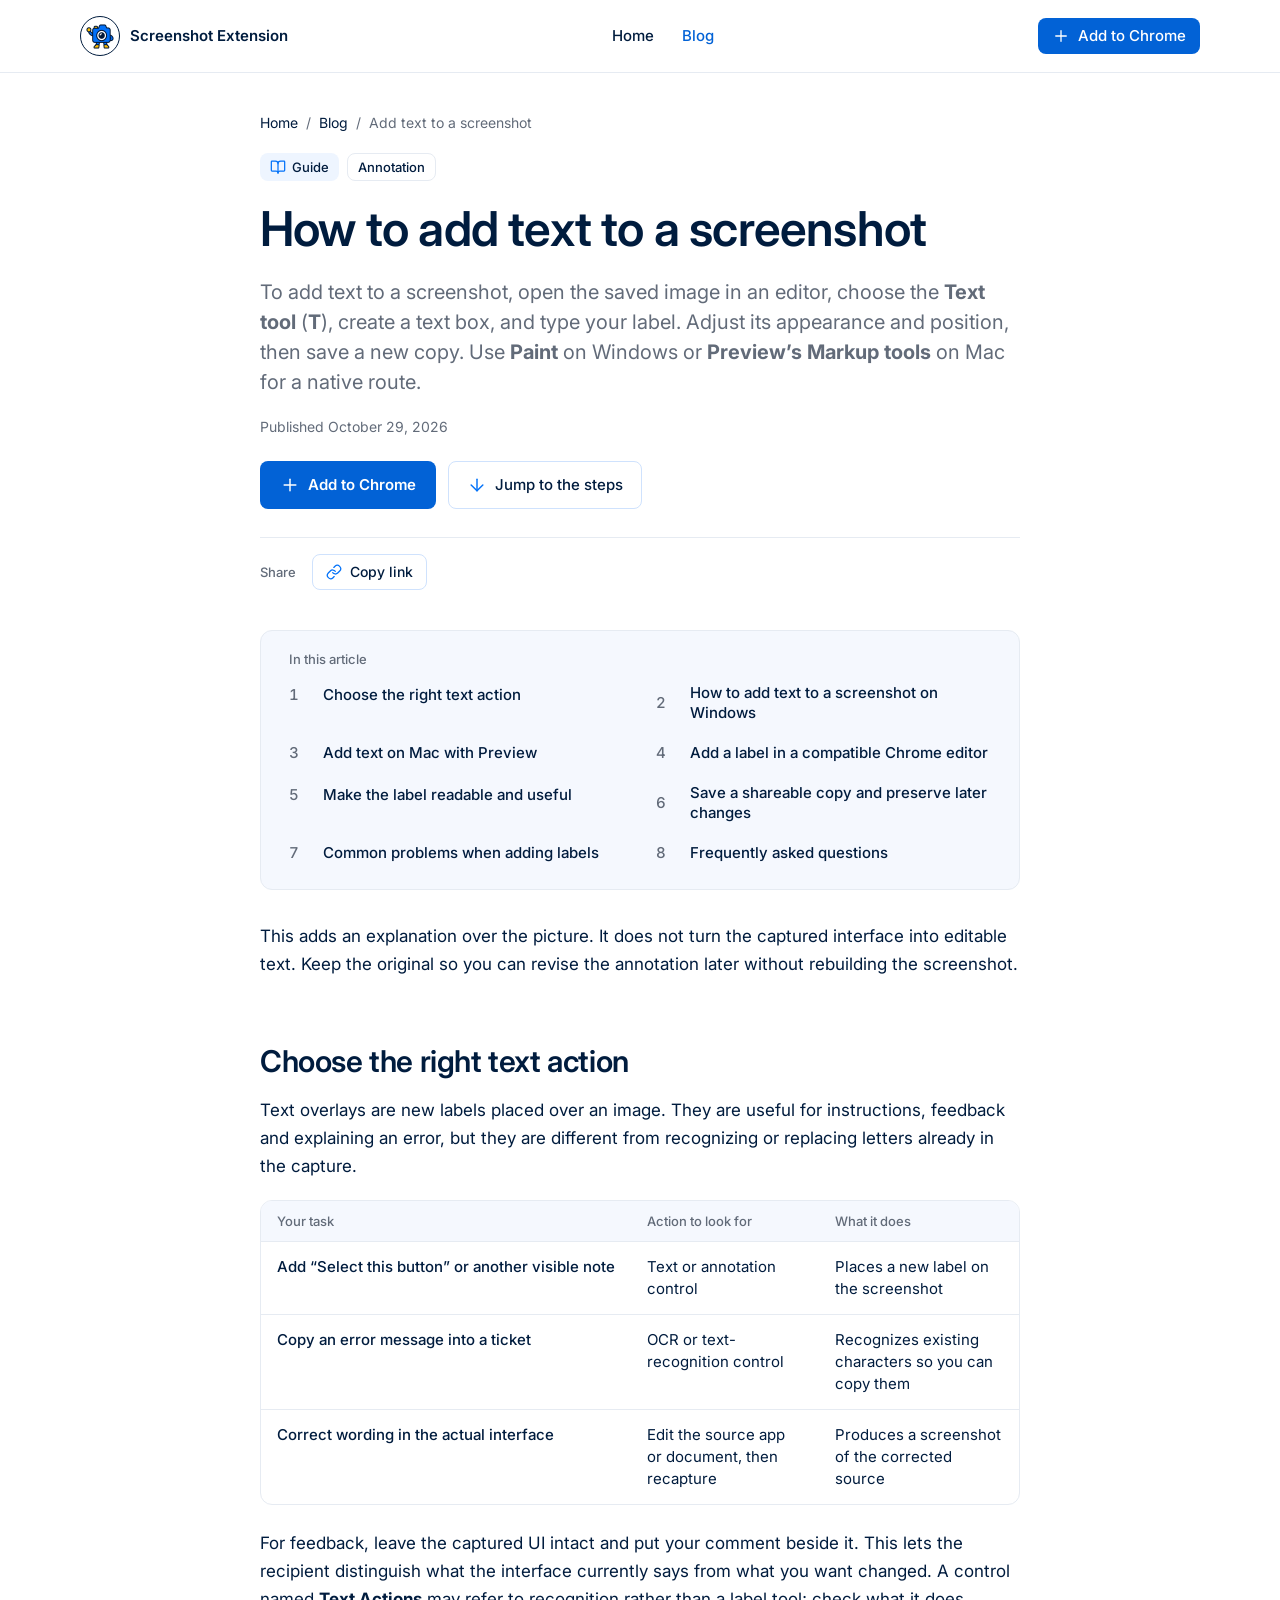
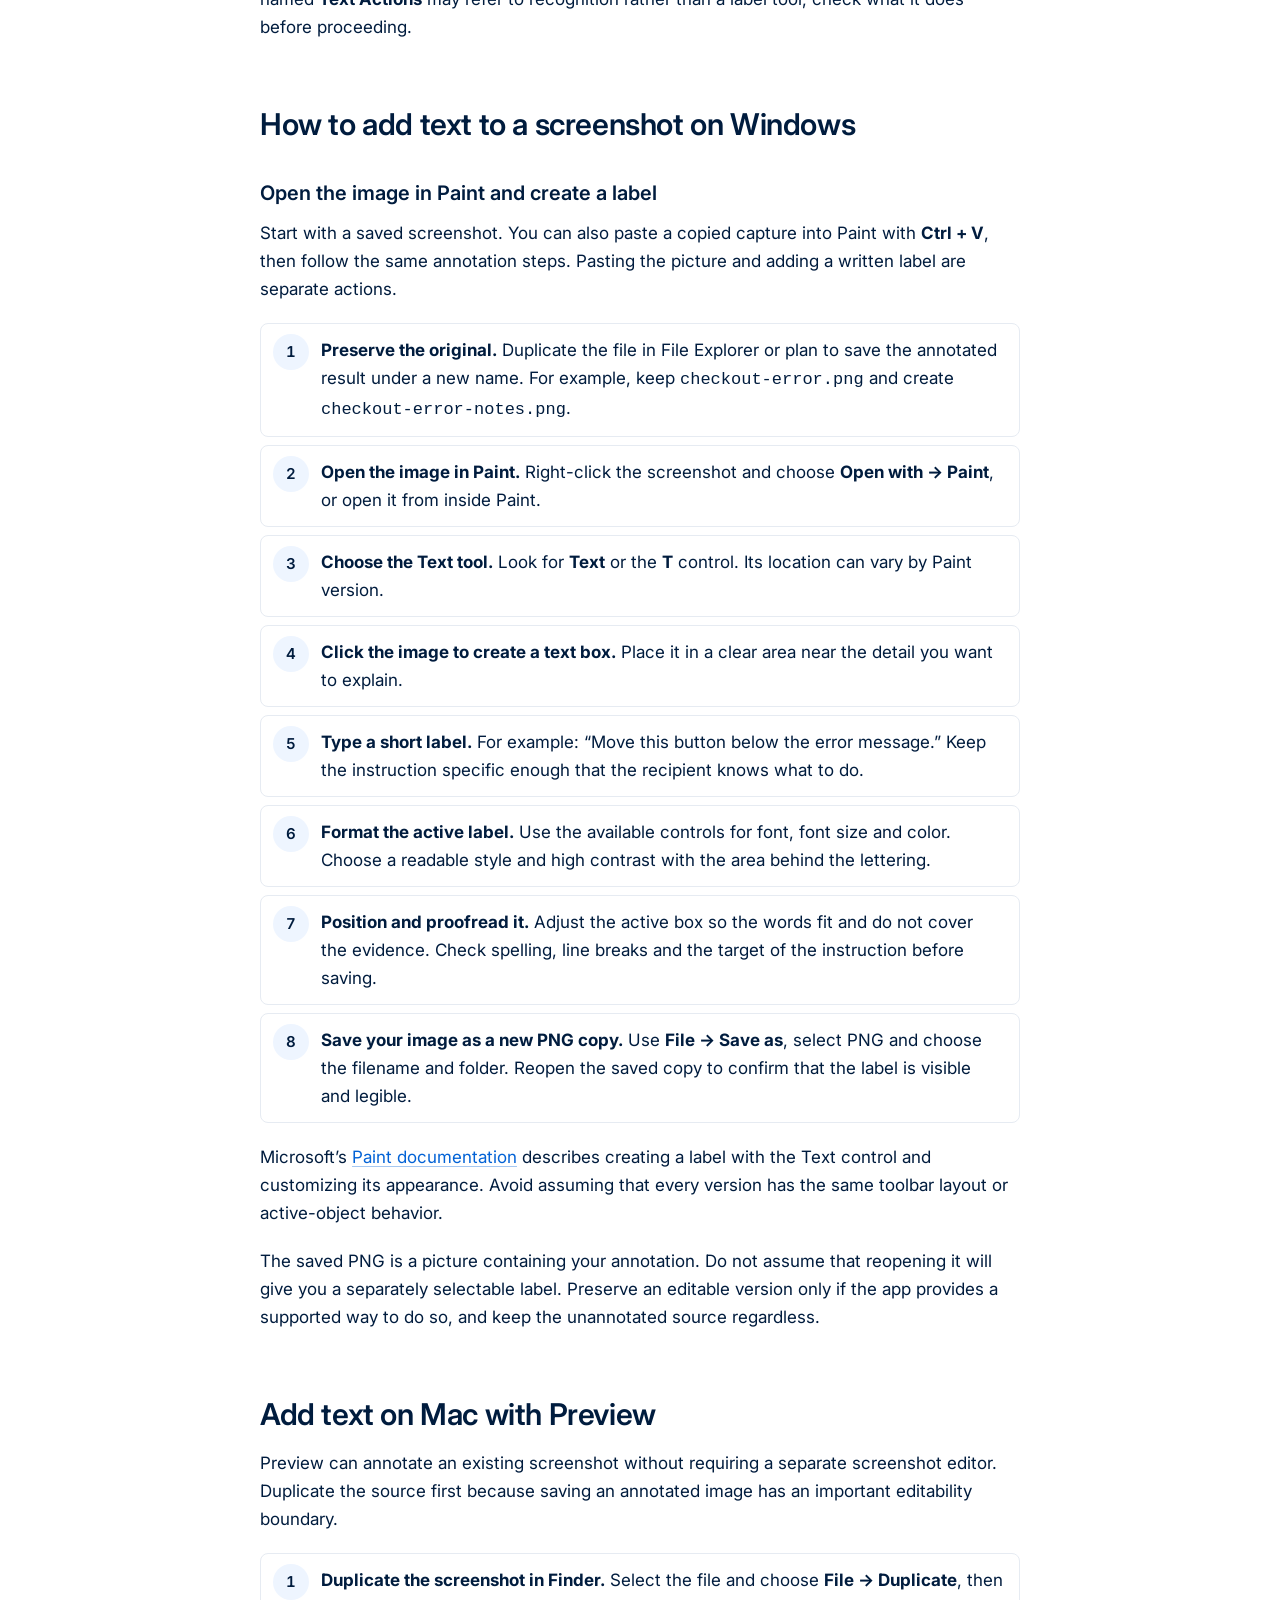
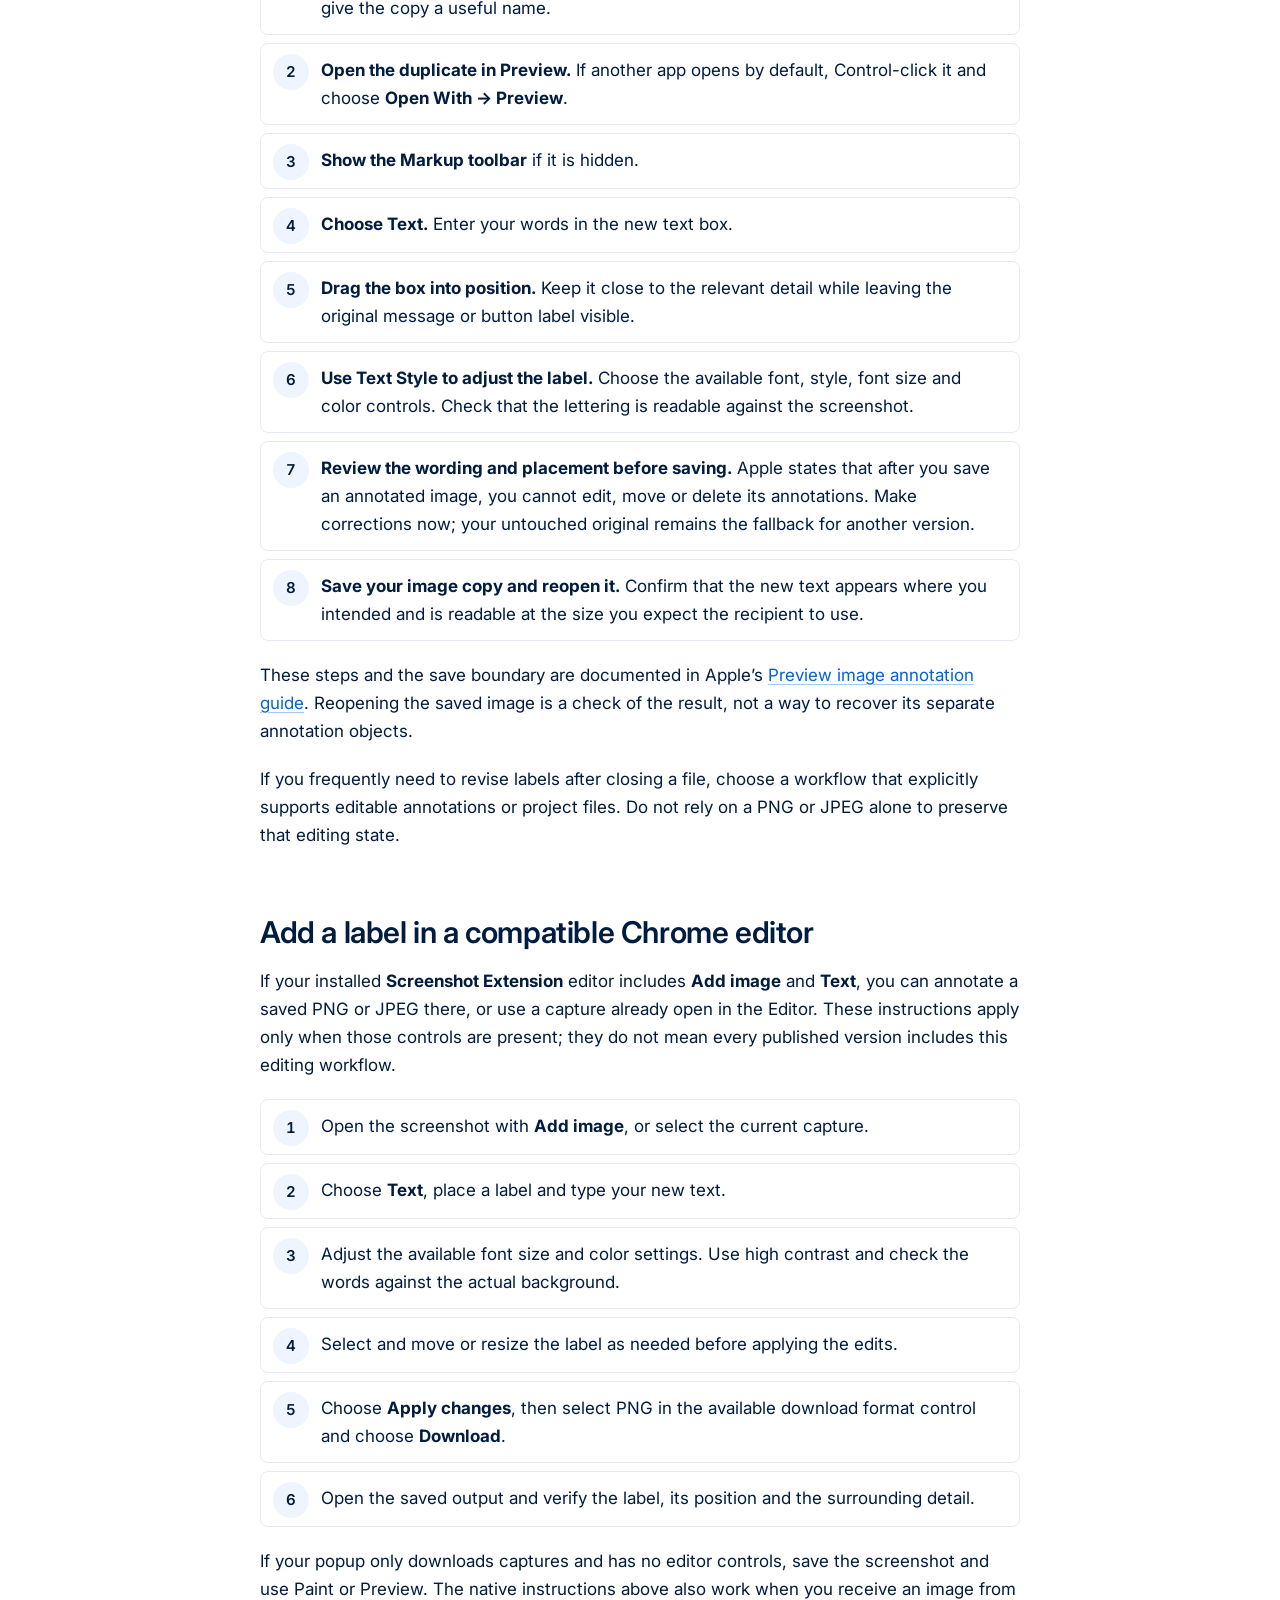
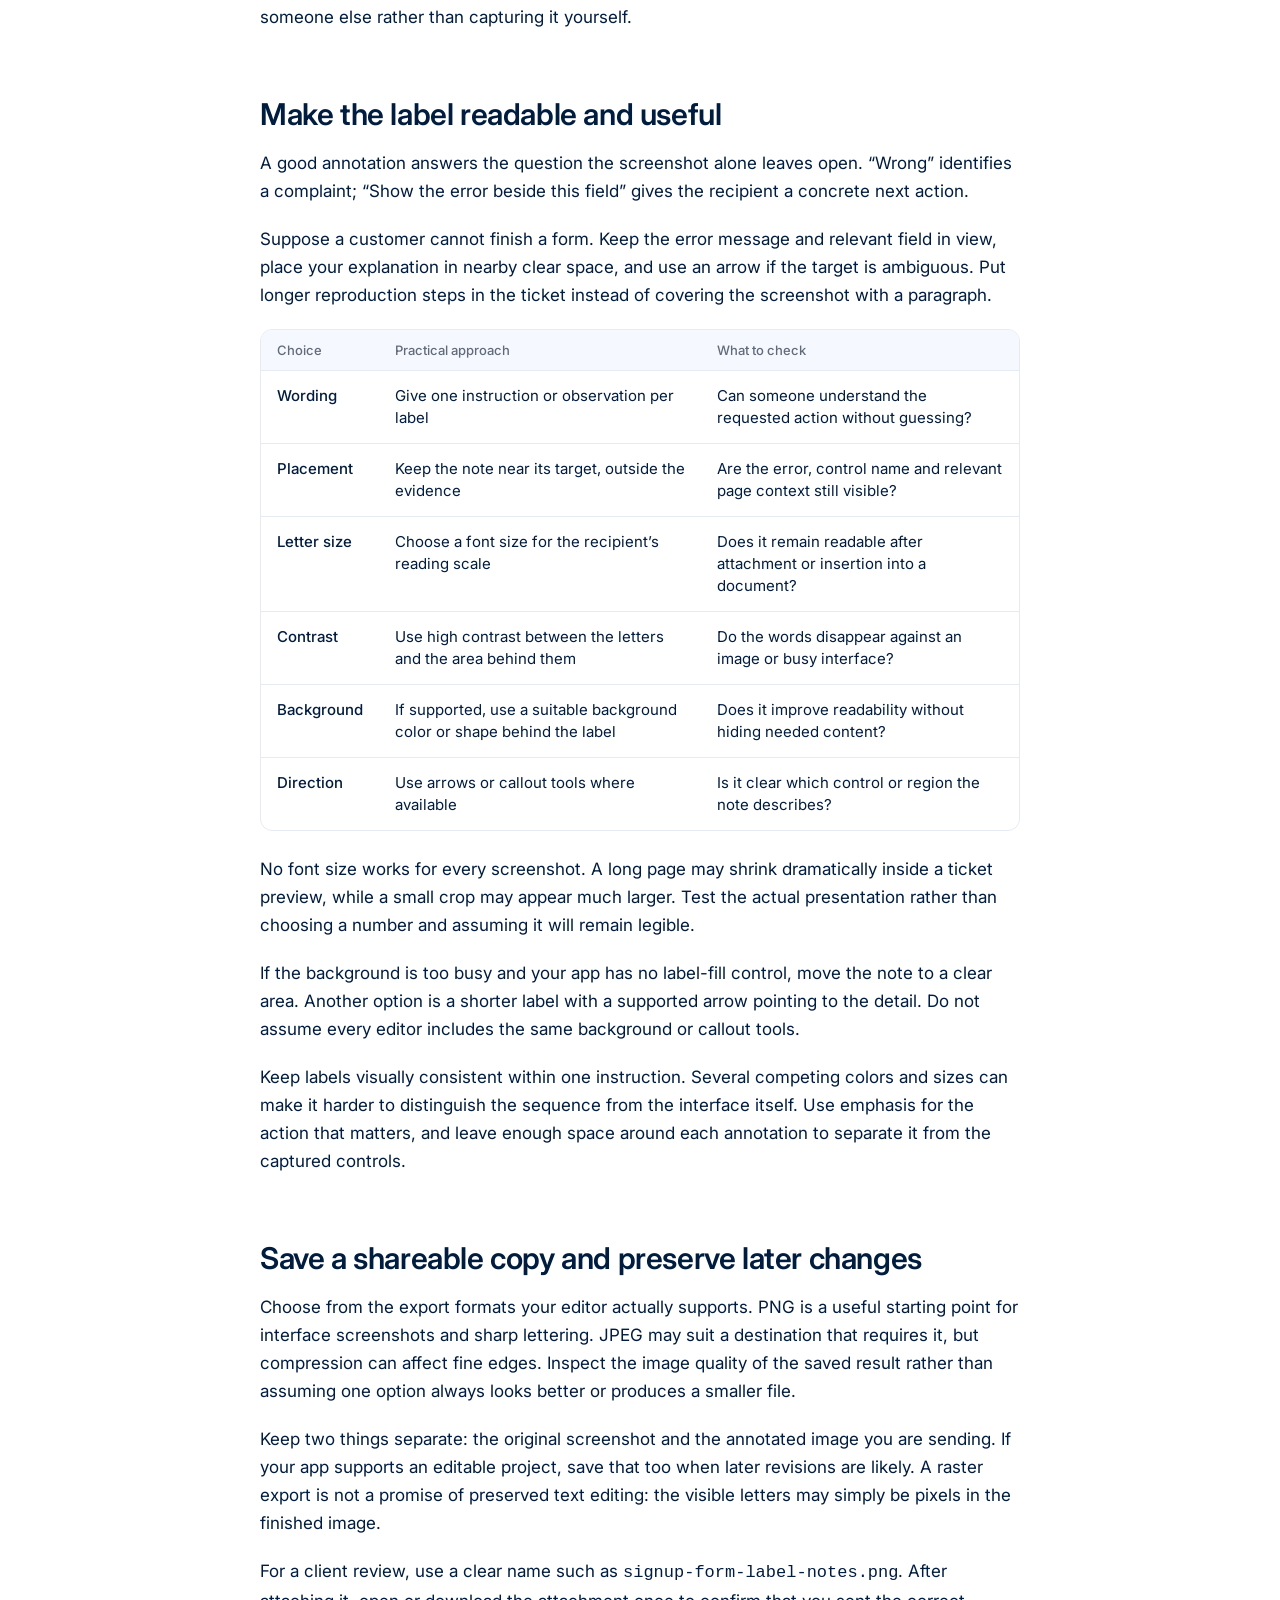
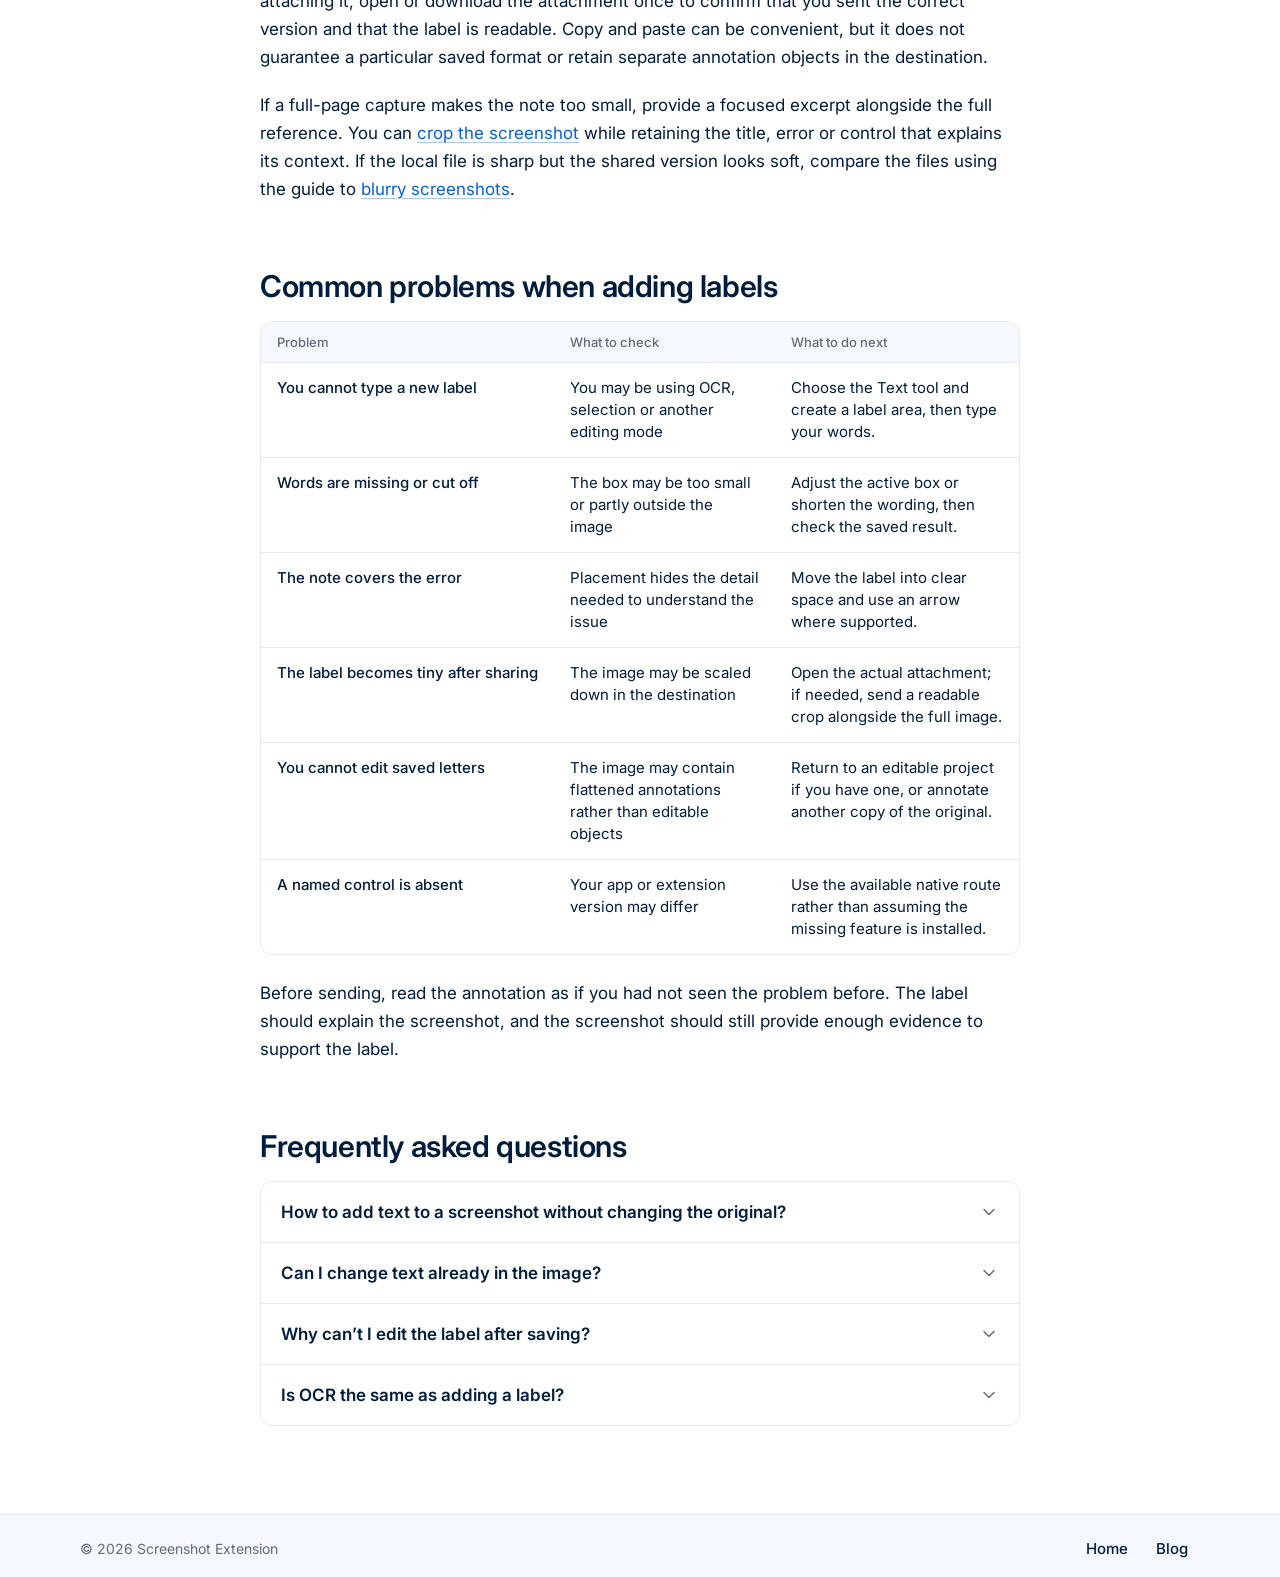
<file: blog/how-to-add-text-to-a-screenshot/index.html>
<!doctype html>
<html lang="en-US">
<head>
<meta charset="utf-8">
<meta name="viewport" content="width=device-width, initial-scale=1">
<title>How to add text to a screenshot: Windows, Mac &amp; Chrome</title>
<meta name="description" content="Learn how to add text to a screenshot with Paint, Preview or a compatible Screenshot Extension editor, then save readable labels without covering the detail.">
<link rel="canonical" href="https://screenshot-extension.com/blog/how-to-add-text-to-a-screenshot/">
<meta property="og:type" content="article">
<meta property="og:title" content="How to add text to a screenshot: Windows, Mac &amp; Chrome">
<meta property="og:description" content="Learn how to add text to a screenshot with Paint, Preview or a compatible Screenshot Extension editor, then save readable labels without covering the detail.">
<meta property="og:url" content="https://screenshot-extension.com/blog/how-to-add-text-to-a-screenshot/">
<link rel="preconnect" href="https://fonts.googleapis.com">
<link rel="preconnect" href="https://fonts.gstatic.com" crossorigin>
<link rel="stylesheet" href="https://fonts.googleapis.com/css2?family=Inter:wght@400;500;600&amp;display=swap">
<link rel="stylesheet" href="/article-template/styles.css">
<script src="/article-template/script.js" defer></script>
<script type="application/ld+json">[{"@context":"https://schema.org","@type":"Article","headline":"How to add text to a screenshot","description":"Learn how to add text to a screenshot with Paint, Preview or a compatible Screenshot Extension editor, then save readable labels without covering the detail.","datePublished":"2026-10-29","mainEntityOfPage":"https://screenshot-extension.com/blog/how-to-add-text-to-a-screenshot/","inLanguage":"en-US","publisher":{"@type":"Organization","name":"Screenshot Extension","url":"https://screenshot-extension.com/"}},{"@context":"https://schema.org","@type":"BreadcrumbList","itemListElement":[{"@type":"ListItem","position":1,"name":"Home","item":"https://screenshot-extension.com/"},{"@type":"ListItem","position":2,"name":"Blog","item":"https://screenshot-extension.com/blog/"},{"@type":"ListItem","position":3,"name":"How to add text to a screenshot","item":"https://screenshot-extension.com/blog/how-to-add-text-to-a-screenshot/"}]}]</script>
</head>
<body>
<div style="width:100%;background:#FFFFFF;">
<!-- ============ SITE HEADER ============ -->
<header style="border-bottom: 1px solid #E6EBF2; background: #FFFFFF;">
 <div class="wrap" style="height: 72px; display: flex; align-items: center; justify-content: space-between; gap: 16px;">
  <a href="/" style="display: flex; align-items: center; gap: 10px;" aria-label="Screenshot Extension home">
   <span style="width: 40px; height: 40px; flex-shrink: 0; display: grid; place-items: center; border: 1px solid #001C3E; border-radius: 50%; box-sizing: border-box;"><img src="/article-template/assets/mascot.png" alt="" style="width: 28px; height: 25px; object-fit: contain; display: block;"></span>
   <span class="hide-sm" style="font-weight: 600; font-size: 15px; line-height: 20px; color: #001C3E; white-space: nowrap;">Screenshot Extension</span>
  </a>
  <nav aria-label="Site" style="display: flex; align-items: center; gap: 4px;">
   <a class="nav-link hide-sm" href="/">Home</a>
   <a class="nav-link" href="/blog/" style="color: #0262D6;">Blog</a>
  </nav>
  <a class="btn-primary sm" href="https://chromewebstore.google.com/detail/screenshot-extension/mfinafjkbligcjbccappofiadgelfnbb?hl=en">
   <svg width="18" height="18" viewBox="0 0 24 24" fill="none" stroke="currentColor" stroke-width="1.75" stroke-linecap="round" stroke-linejoin="round" aria-hidden="true"><path d="M5 12h14"></path><path d="M12 5v14"></path></svg>
   Add to Chrome
  </a>
 </div>
</header>

<main><article>
<!-- ============ TOP: HERO ============ -->
<header style="padding: 40px 0 40px;">
 <div class="wrap">
  <div class="col" style="display: flex; flex-direction: column; gap: 20px;">

   <nav aria-label="Breadcrumb"><ol style="margin:0;padding:0;list-style:none;display:flex;flex-wrap:wrap;align-items:center;gap:8px;font-size:14px;line-height:20px;color:#626B79;"><li><a href="/">Home</a></li><li aria-hidden="true">/</li><li><a href="/blog/">Blog</a></li><li aria-hidden="true">/</li><li aria-current="page">Add text to a screenshot</li></ol></nav>

   <div style="display: flex; flex-wrap: wrap; gap: 8px;">
    <span class="tag type"><svg width="16" height="16" viewBox="0 0 24 24" fill="none" stroke="#0372F9" stroke-width="1.875" stroke-linecap="round" stroke-linejoin="round" aria-hidden="true"><path d="M12 7v14"></path><path d="M3 18a1 1 0 0 1-1-1V4a1 1 0 0 1 1-1h5a4 4 0 0 1 4 4 4 4 0 0 1 4-4h5a1 1 0 0 1 1 1v13a1 1 0 0 1-1 1h-6a3 3 0 0 0-3 3 3 3 0 0 0-3-3z"></path></svg>Guide</span>
    <span class="tag cat">Annotation</span>
   </div>

   <h1 data-editorial="heading" id="article-title" class="h1" style="margin: 0; font-size: 48px; line-height: 56px; font-weight: 600; letter-spacing: -0.8px; color: #001C3E; text-wrap: balance;">How to add text to a screenshot</h1>

   <div data-editorial="lead" style="margin:0;font-size:20px;line-height:30px;font-weight:400;color:#626B79;"><p style="margin:0;">To add text to a screenshot, open the saved image in an editor, choose the <strong>Text tool</strong> (<strong>T</strong>), create a text box, and type your label. Adjust its appearance and position, then save a new copy. Use <strong>Paint</strong> on Windows or <strong>Preview’s Markup tools</strong> on Mac for a native route.</p>
</div>

   <p class="meta" style="margin:0;">Published <time datetime="2026-10-29">October 29, 2026</time></p>

   <!-- FIXED: the two hero actions (do not restyle, reorder or remove) -->
   <div style="display: flex; flex-wrap: wrap; gap: 12px; padding-top: 4px;">
    <a class="btn-primary" href="https://chromewebstore.google.com/detail/screenshot-extension/mfinafjkbligcjbccappofiadgelfnbb?hl=en">
     <svg width="20" height="20" viewBox="0 0 24 24" fill="none" stroke="currentColor" stroke-width="1.75" stroke-linecap="round" stroke-linejoin="round" aria-hidden="true"><path d="M5 12h14"></path><path d="M12 5v14"></path></svg>
     Add to Chrome
    </a>
    <a class="btn-quiet" href="#steps">
     <svg width="20" height="20" viewBox="0 0 24 24" fill="none" stroke="#0372F9" stroke-width="1.75" stroke-linecap="round" stroke-linejoin="round" aria-hidden="true"><path d="M12 5v14"></path><path d="m19 12-7 7-7-7"></path></svg>
     Jump to the steps
    </a>
   </div>

   <!-- Share panel -->
   <div role="group" aria-label="Share this article" style="display: flex; flex-wrap: wrap; align-items: center; gap: 8px; padding-top: 16px; border-top: 1px solid #E6EBF2; margin-top: 8px;">
    <span style="font-size: 13px; line-height: 16px; font-weight: 500; color: #626B79; margin-right: 4px;">Share</span>
    <button class="btn-quiet sm" type="button" id="copy-link" style="margin-left: 4px;">
     <svg class="ic-copy" width="16" height="16" viewBox="0 0 24 24" fill="none" stroke="#0372F9" stroke-width="1.875" stroke-linecap="round" stroke-linejoin="round" aria-hidden="true"><path d="M10 13a5 5 0 0 0 7.54.54l3-3a5 5 0 0 0-7.07-7.07l-1.72 1.71"></path><path d="M14 11a5 5 0 0 0-7.54-.54l-3 3a5 5 0 0 0 7.07 7.07l1.71-1.71"></path></svg>
     <svg class="ic-done" hidden width="16" height="16" viewBox="0 0 24 24" fill="none" stroke="#0372F9" stroke-width="1.875" stroke-linecap="round" stroke-linejoin="round" aria-hidden="true"><path d="M20 6 9 17l-5-5"></path></svg>
     <span class="copy-label" aria-live="polite">Copy link</span>
    </button>
   </div>
  </div>
 </div>
</header>

<div class="wrap"><div class="col"><nav aria-labelledby="toc-title" style="background:#F5F8FE;border:1px solid #E6EBF2;border-radius:12px;padding:20px 16px 16px;"><h2 id="toc-title" style="margin:0 12px 8px;font-size:13px;line-height:16px;font-weight:500;color:#626B79;">In this article</h2><ol style="margin:0;padding:0;list-style:none;display:grid;grid-template-columns:repeat(auto-fit,minmax(280px,1fr));gap:2px 8px;"><li><a class="toc-link" href="#choose-action"><span class="toc-n">1</span> <span>Choose the right text action</span></a></li><li><a class="toc-link" href="#steps"><span class="toc-n">2</span> <span>How to add text to a screenshot on Windows</span></a></li><li><a class="toc-link" href="#mac"><span class="toc-n">3</span> <span>Add text on Mac with Preview</span></a></li><li><a class="toc-link" href="#chrome"><span class="toc-n">4</span> <span>Add a label in a compatible Chrome editor</span></a></li><li><a class="toc-link" href="#readability"><span class="toc-n">5</span> <span>Make the label readable and useful</span></a></li><li><a class="toc-link" href="#save"><span class="toc-n">6</span> <span>Save a shareable copy and preserve later changes</span></a></li><li><a class="toc-link" href="#problems"><span class="toc-n">7</span> <span>Common problems when adding labels</span></a></li><li><a class="toc-link" href="#faq"><span class="toc-n">8</span> <span>Frequently asked questions</span></a></li></ol></nav></div></div>
<div class="wrap" style="padding-top:32px;padding-bottom:64px;"><div class="col prose" data-editorial="body">
<p>This adds an explanation over the picture. It does not turn the captured interface into editable text. Keep the original so you can revise the annotation later without rebuilding the screenshot.</p>
<h2 id="choose-action">Choose the right text action</h2>
<p>Text overlays are new labels placed over an image. They are useful for instructions, feedback and explaining an error, but they are different from recognizing or replacing letters already in the capture.</p>
<div class="tbl-box"><table class="tbl">
<thead>
<tr>
<th>Your task</th>
<th>Action to look for</th>
<th>What it does</th>
</tr>
</thead>
<tbody><tr>
<td>Add “Select this button” or another visible note</td>
<td>Text or annotation control</td>
<td>Places a new label on the screenshot</td>
</tr>
<tr>
<td>Copy an error message into a ticket</td>
<td>OCR or text-recognition control</td>
<td>Recognizes existing characters so you can copy them</td>
</tr>
<tr>
<td>Correct wording in the actual interface</td>
<td>Edit the source app or document, then recapture</td>
<td>Produces a screenshot of the corrected source</td>
</tr>
</tbody></table></div>
<p>For feedback, leave the captured UI intact and put your comment beside it. This lets the recipient distinguish what the interface currently says from what you want changed. A control named <strong>Text Actions</strong> may refer to recognition rather than a label tool; check what it does before proceeding.</p>
<h2 id="steps">How to add text to a screenshot on Windows</h2>
<h3>Open the image in Paint and create a label</h3>
<p>Start with a saved screenshot. You can also paste a copied capture into Paint with <strong>Ctrl + V</strong>, then follow the same annotation steps. Pasting the picture and adding a written label are separate actions.</p>
<ol class="steps">
<li><strong>Preserve the original.</strong> Duplicate the file in File Explorer or plan to save the annotated result under a new name. For example, keep <code>checkout-error.png</code> and create <code>checkout-error-notes.png</code>.</li>
<li><strong>Open the image in Paint.</strong> Right-click the screenshot and choose <strong>Open with → Paint</strong>, or open it from inside Paint.</li>
<li><strong>Choose the Text tool.</strong> Look for <strong>Text</strong> or the <strong>T</strong> control. Its location can vary by Paint version.</li>
<li><strong>Click the image to create a text box.</strong> Place it in a clear area near the detail you want to explain.</li>
<li><strong>Type a short label.</strong> For example: “Move this button below the error message.” Keep the instruction specific enough that the recipient knows what to do.</li>
<li><strong>Format the active label.</strong> Use the available controls for font, font size and color. Choose a readable style and high contrast with the area behind the lettering.</li>
<li><strong>Position and proofread it.</strong> Adjust the active box so the words fit and do not cover the evidence. Check spelling, line breaks and the target of the instruction before saving.</li>
<li><strong>Save your image as a new PNG copy.</strong> Use <strong>File → Save as</strong>, select PNG and choose the filename and folder. Reopen the saved copy to confirm that the label is visible and legible.</li>
</ol>
<p>Microsoft’s <a class="inline" href="https://www.microsoft.com/en-us/windows/paint">Paint documentation</a> describes creating a label with the Text control and customizing its appearance. Avoid assuming that every version has the same toolbar layout or active-object behavior.</p>
<p>The saved PNG is a picture containing your annotation. Do not assume that reopening it will give you a separately selectable label. Preserve an editable version only if the app provides a supported way to do so, and keep the unannotated source regardless.</p>
<h2 id="mac">Add text on Mac with Preview</h2>
<p>Preview can annotate an existing screenshot without requiring a separate screenshot editor. Duplicate the source first because saving an annotated image has an important editability boundary.</p>
<ol class="steps">
<li><strong>Duplicate the screenshot in Finder.</strong> Select the file and choose <strong>File → Duplicate</strong>, then give the copy a useful name.</li>
<li><strong>Open the duplicate in Preview.</strong> If another app opens by default, Control-click it and choose <strong>Open With → Preview</strong>.</li>
<li><strong>Show the Markup toolbar</strong> if it is hidden.</li>
<li><strong>Choose Text.</strong> Enter your words in the new text box.</li>
<li><strong>Drag the box into position.</strong> Keep it close to the relevant detail while leaving the original message or button label visible.</li>
<li><strong>Use Text Style to adjust the label.</strong> Choose the available font, style, font size and color controls. Check that the lettering is readable against the screenshot.</li>
<li><strong>Review the wording and placement before saving.</strong> Apple states that after you save an annotated image, you cannot edit, move or delete its annotations. Make corrections now; your untouched original remains the fallback for another version.</li>
<li><strong>Save your image copy and reopen it.</strong> Confirm that the new text appears where you intended and is readable at the size you expect the recipient to use.</li>
</ol>
<p>These steps and the save boundary are documented in Apple’s <a class="inline" href="https://support.apple.com/guide/preview/annotate-an-image-prvw1501/mac">Preview image annotation guide</a>. Reopening the saved image is a check of the result, not a way to recover its separate annotation objects.</p>
<p>If you frequently need to revise labels after closing a file, choose a workflow that explicitly supports editable annotations or project files. Do not rely on a PNG or JPEG alone to preserve that editing state.</p>
<h2 id="chrome">Add a label in a compatible Chrome editor</h2>
<p>If your installed <strong>Screenshot Extension</strong> editor includes <strong>Add image</strong> and <strong>Text</strong>, you can annotate a saved PNG or JPEG there, or use a capture already open in the Editor. These instructions apply only when those controls are present; they do not mean every published version includes this editing workflow.</p>
<ol class="steps">
<li>Open the screenshot with <strong>Add image</strong>, or select the current capture.</li>
<li>Choose <strong>Text</strong>, place a label and type your new text.</li>
<li>Adjust the available font size and color settings. Use high contrast and check the words against the actual background.</li>
<li>Select and move or resize the label as needed before applying the edits.</li>
<li>Choose <strong>Apply changes</strong>, then select PNG in the available download format control and choose <strong>Download</strong>.</li>
<li>Open the saved output and verify the label, its position and the surrounding detail.</li>
</ol>
<p>If your popup only downloads captures and has no editor controls, save the screenshot and use Paint or Preview. The native instructions above also work when you receive an image from someone else rather than capturing it yourself.</p>
<h2 id="readability">Make the label readable and useful</h2>
<p>A good annotation answers the question the screenshot alone leaves open. “Wrong” identifies a complaint; “Show the error beside this field” gives the recipient a concrete next action.</p>
<p>Suppose a customer cannot finish a form. Keep the error message and relevant field in view, place your explanation in nearby clear space, and use an arrow if the target is ambiguous. Put longer reproduction steps in the ticket instead of covering the screenshot with a paragraph.</p>
<div class="tbl-box"><table class="tbl">
<thead>
<tr>
<th>Choice</th>
<th>Practical approach</th>
<th>What to check</th>
</tr>
</thead>
<tbody><tr>
<td>Wording</td>
<td>Give one instruction or observation per label</td>
<td>Can someone understand the requested action without guessing?</td>
</tr>
<tr>
<td>Placement</td>
<td>Keep the note near its target, outside the evidence</td>
<td>Are the error, control name and relevant page context still visible?</td>
</tr>
<tr>
<td>Letter size</td>
<td>Choose a font size for the recipient’s reading scale</td>
<td>Does it remain readable after attachment or insertion into a document?</td>
</tr>
<tr>
<td>Contrast</td>
<td>Use high contrast between the letters and the area behind them</td>
<td>Do the words disappear against an image or busy interface?</td>
</tr>
<tr>
<td>Background</td>
<td>If supported, use a suitable background color or shape behind the label</td>
<td>Does it improve readability without hiding needed content?</td>
</tr>
<tr>
<td>Direction</td>
<td>Use arrows or callout tools where available</td>
<td>Is it clear which control or region the note describes?</td>
</tr>
</tbody></table></div>
<p>No font size works for every screenshot. A long page may shrink dramatically inside a ticket preview, while a small crop may appear much larger. Test the actual presentation rather than choosing a number and assuming it will remain legible.</p>
<p>If the background is too busy and your app has no label-fill control, move the note to a clear area. Another option is a shorter label with a supported arrow pointing to the detail. Do not assume every editor includes the same background or callout tools.</p>
<p>Keep labels visually consistent within one instruction. Several competing colors and sizes can make it harder to distinguish the sequence from the interface itself. Use emphasis for the action that matters, and leave enough space around each annotation to separate it from the captured controls.</p>
<h2 id="save">Save a shareable copy and preserve later changes</h2>
<p>Choose from the export formats your editor actually supports. PNG is a useful starting point for interface screenshots and sharp lettering. JPEG may suit a destination that requires it, but compression can affect fine edges. Inspect the image quality of the saved result rather than assuming one option always looks better or produces a smaller file.</p>
<p>Keep two things separate: the original screenshot and the annotated image you are sending. If your app supports an editable project, save that too when later revisions are likely. A raster export is not a promise of preserved text editing: the visible letters may simply be pixels in the finished image.</p>
<p>For a client review, use a clear name such as <code>signup-form-label-notes.png</code>. After attaching it, open or download the attachment once to confirm that you sent the correct version and that the label is readable. Copy and paste can be convenient, but it does not guarantee a particular saved format or retain separate annotation objects in the destination.</p>
<p>If a full-page capture makes the note too small, provide a focused excerpt alongside the full reference. You can <a class="inline" href="https://screenshot-extension.com/blog/how-to-crop-a-screenshot/">crop the screenshot</a> while retaining the title, error or control that explains its context. If the local file is sharp but the shared version looks soft, compare the files using the guide to <a class="inline" href="https://screenshot-extension.com/blog/why-are-my-screenshots-blurry/">blurry screenshots</a>.</p>
<h2 id="problems">Common problems when adding labels</h2>
<div class="tbl-box"><table class="tbl">
<thead>
<tr>
<th>Problem</th>
<th>What to check</th>
<th>What to do next</th>
</tr>
</thead>
<tbody><tr>
<td>You cannot type a new label</td>
<td>You may be using OCR, selection or another editing mode</td>
<td>Choose the Text tool and create a label area, then type your words.</td>
</tr>
<tr>
<td>Words are missing or cut off</td>
<td>The box may be too small or partly outside the image</td>
<td>Adjust the active box or shorten the wording, then check the saved result.</td>
</tr>
<tr>
<td>The note covers the error</td>
<td>Placement hides the detail needed to understand the issue</td>
<td>Move the label into clear space and use an arrow where supported.</td>
</tr>
<tr>
<td>The label becomes tiny after sharing</td>
<td>The image may be scaled down in the destination</td>
<td>Open the actual attachment; if needed, send a readable crop alongside the full image.</td>
</tr>
<tr>
<td>You cannot edit saved letters</td>
<td>The image may contain flattened annotations rather than editable objects</td>
<td>Return to an editable project if you have one, or annotate another copy of the original.</td>
</tr>
<tr>
<td>A named control is absent</td>
<td>Your app or extension version may differ</td>
<td>Use the available native route rather than assuming the missing feature is installed.</td>
</tr>
</tbody></table></div>
<p>Before sending, read the annotation as if you had not seen the problem before. The label should explain the screenshot, and the screenshot should still provide enough evidence to support the label.</p>
<h2 id="faq">Frequently asked questions</h2>
<div class="faq">
<details><summary><h3 style="margin:0;font:inherit;">How to add text to a screenshot without changing the original?</h3><svg class="chev" width="20" height="20" viewBox="0 0 24 24" fill="none" stroke="currentColor" stroke-width="1.75" stroke-linecap="round" stroke-linejoin="round" aria-hidden="true"><path d="m6 9 6 6 6-6"></path></svg></summary><div class="ans"><p>Duplicate the screenshot first or save the annotated result under a new filename. Open the copy, add your label and export it. Keep the unannotated file separately; if your editor supports an editable project, retain that as well for later changes.</p></div></details>
<details><summary><h3 style="margin:0;font:inherit;">Can I change text already in the image?</h3><svg class="chev" width="20" height="20" viewBox="0 0 24 24" fill="none" stroke="currentColor" stroke-width="1.75" stroke-linecap="round" stroke-linejoin="round" aria-hidden="true"><path d="m6 9 6 6 6-6"></path></svg></summary><div class="ans"><p>Captured letters are part of the image rather than ordinary document text. For feedback, place a new annotation beside the existing text so the original remains clear. To show a genuine correction to an interface or document, update the source and take another screenshot.</p></div></details>
<details><summary><h3 style="margin:0;font:inherit;">Why can’t I edit the label after saving?</h3><svg class="chev" width="20" height="20" viewBox="0 0 24 24" fill="none" stroke="currentColor" stroke-width="1.75" stroke-linecap="round" stroke-linejoin="round" aria-hidden="true"><path d="m6 9 6 6 6-6"></path></svg></summary><div class="ans"><p>A saved PNG or JPEG may contain the label as pixels rather than a separate editable object. Apple specifically states that Preview’s image annotations cannot be edited, moved or deleted after saving. Use a supported editable project for later revisions, or start again from your preserved original.</p></div></details>
<details><summary><h3 style="margin:0;font:inherit;">Is OCR the same as adding a label?</h3><svg class="chev" width="20" height="20" viewBox="0 0 24 24" fill="none" stroke="currentColor" stroke-width="1.75" stroke-linecap="round" stroke-linejoin="round" aria-hidden="true"><path d="m6 9 6 6 6-6"></path></svg></summary><div class="ans"><p>No. OCR recognizes characters already visible in the picture so you can copy or process them. An annotation adds a new visible explanation. Use a Text control for a label and a recognition control when you need to copy the captured words.</p></div></details>
</div>

</div></div>
</article></main>
<footer style="border-top:1px solid #E6EBF2;background:#F5F8FE;"><div class="wrap" style="min-height:64px;display:flex;flex-wrap:wrap;align-items:center;justify-content:space-between;gap:12px;padding-top:16px;padding-bottom:16px;"><span style="font-size:14px;line-height:20px;color:#626B79;">© 2026 Screenshot Extension</span><nav aria-label="Footer" style="display:flex;gap:4px;"><a class="nav-link" href="/">Home</a><a class="nav-link" href="/blog/">Blog</a></nav></div></footer>
</div>
</body></html>
</file>
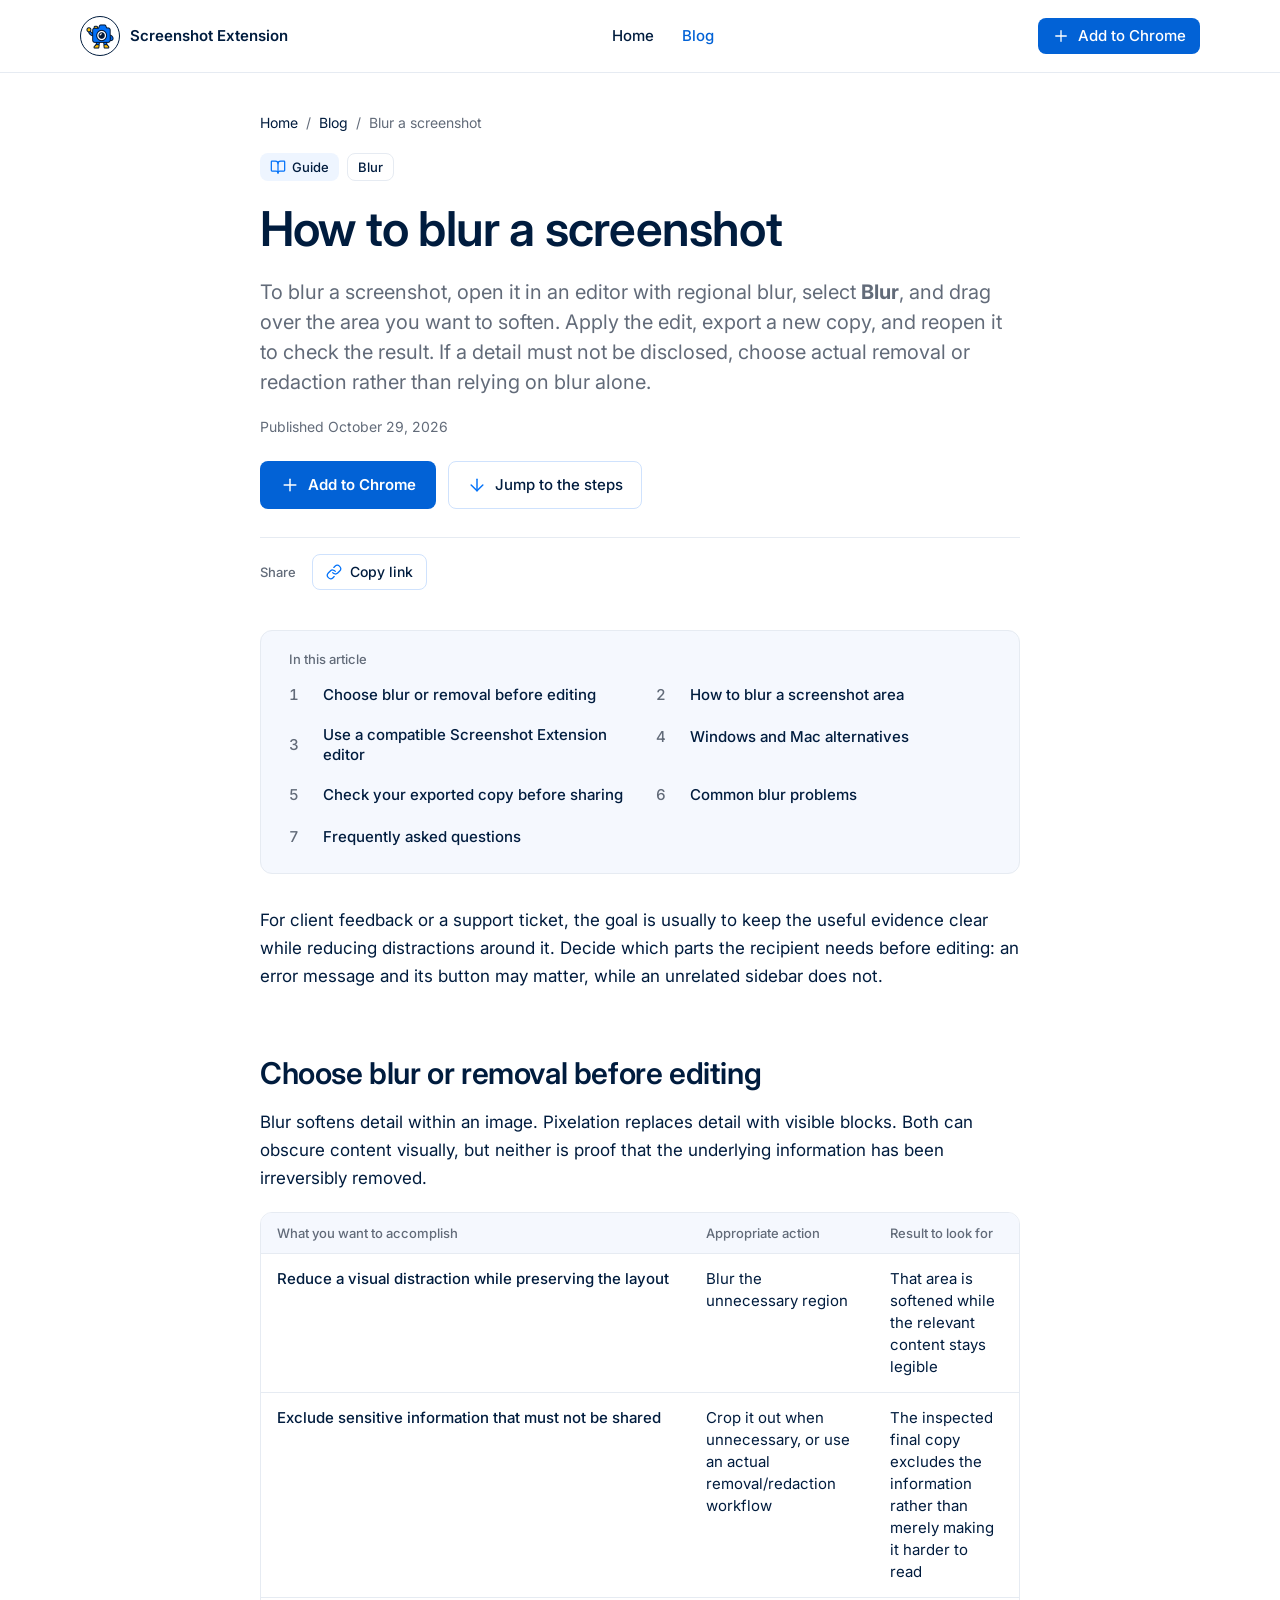
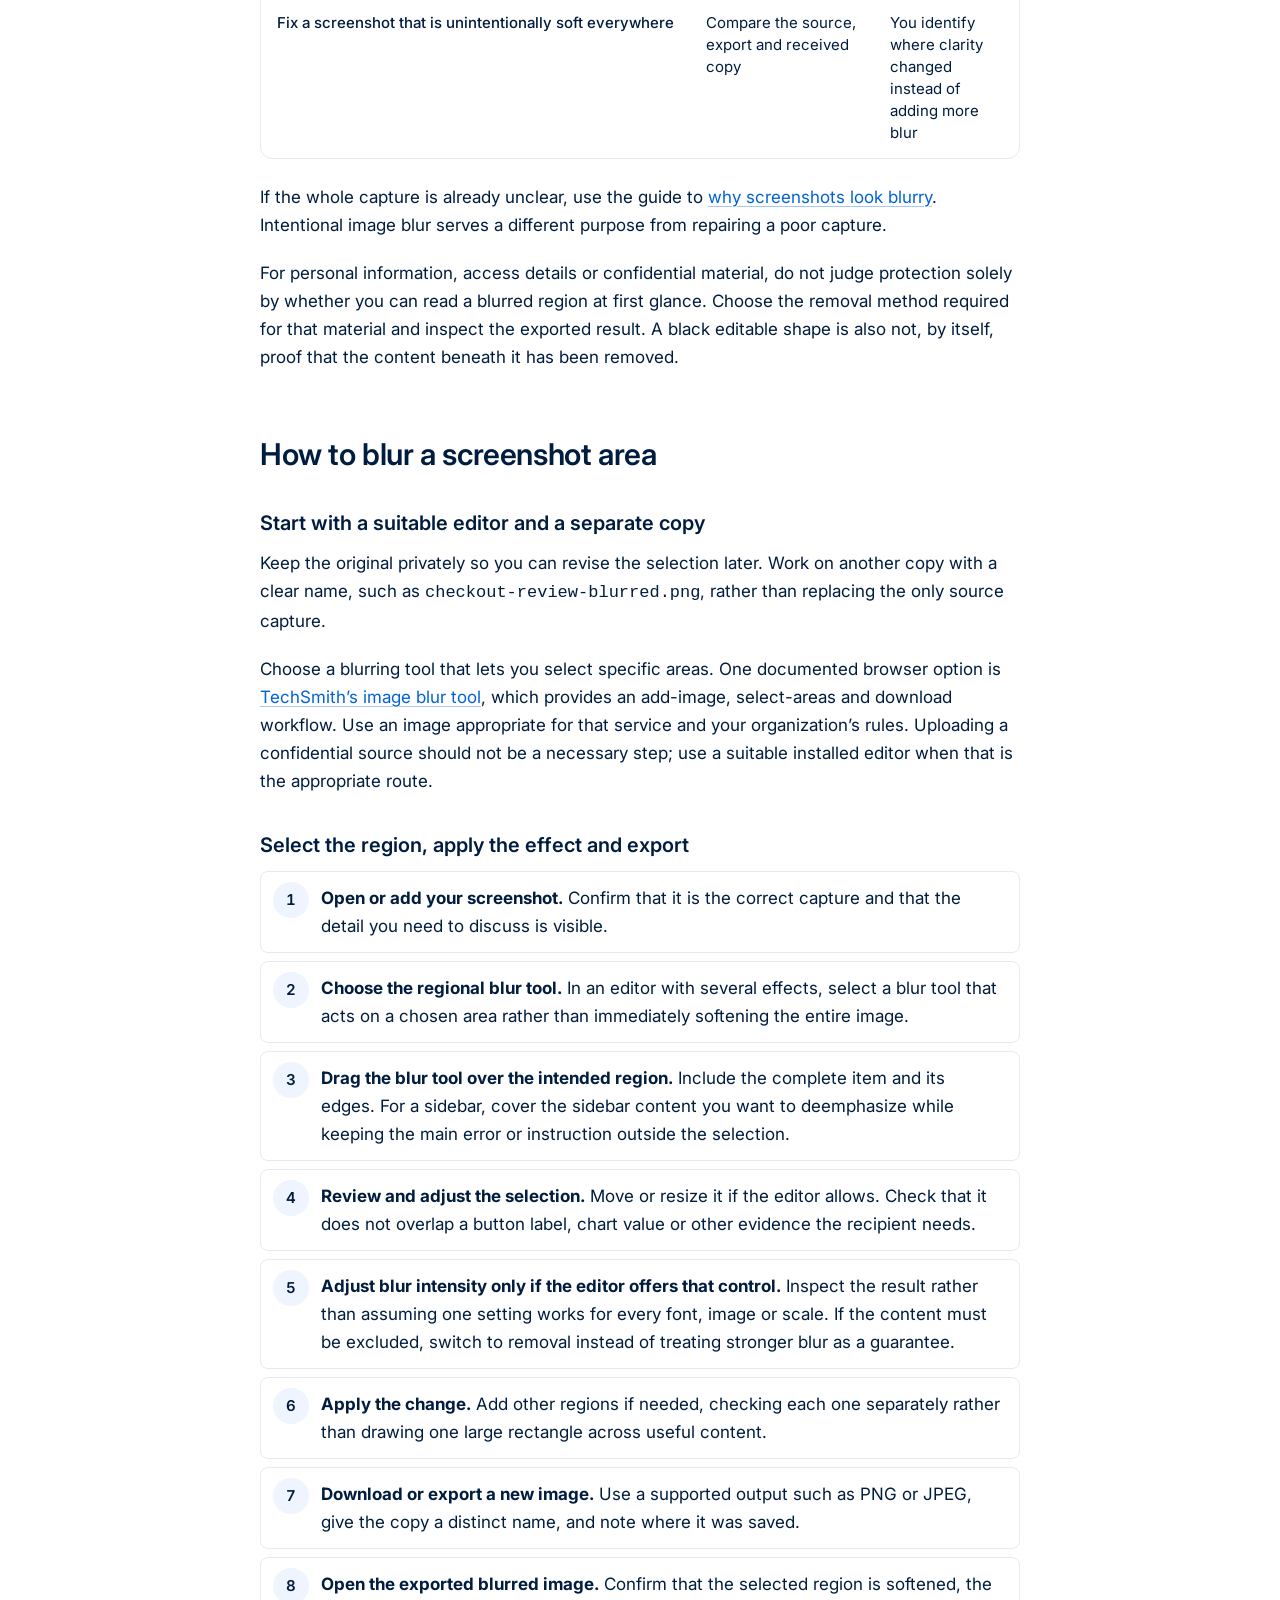
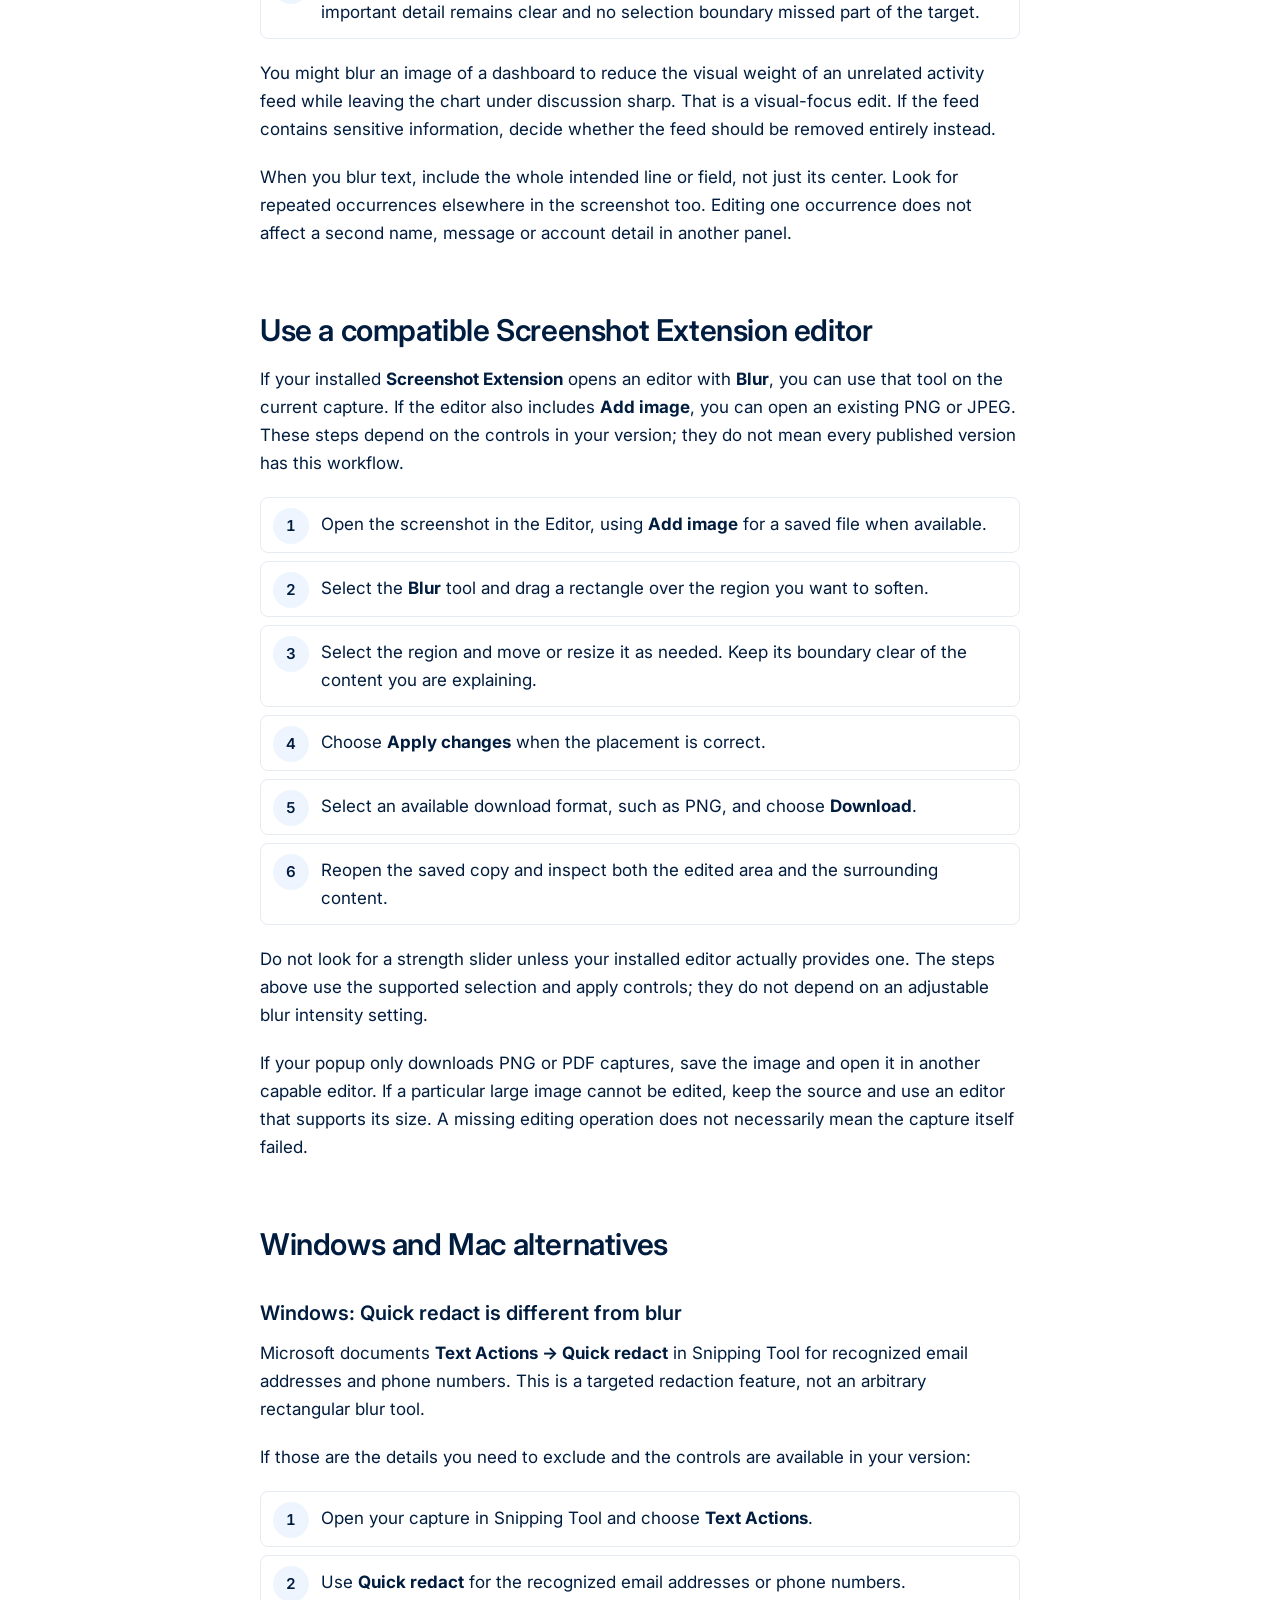
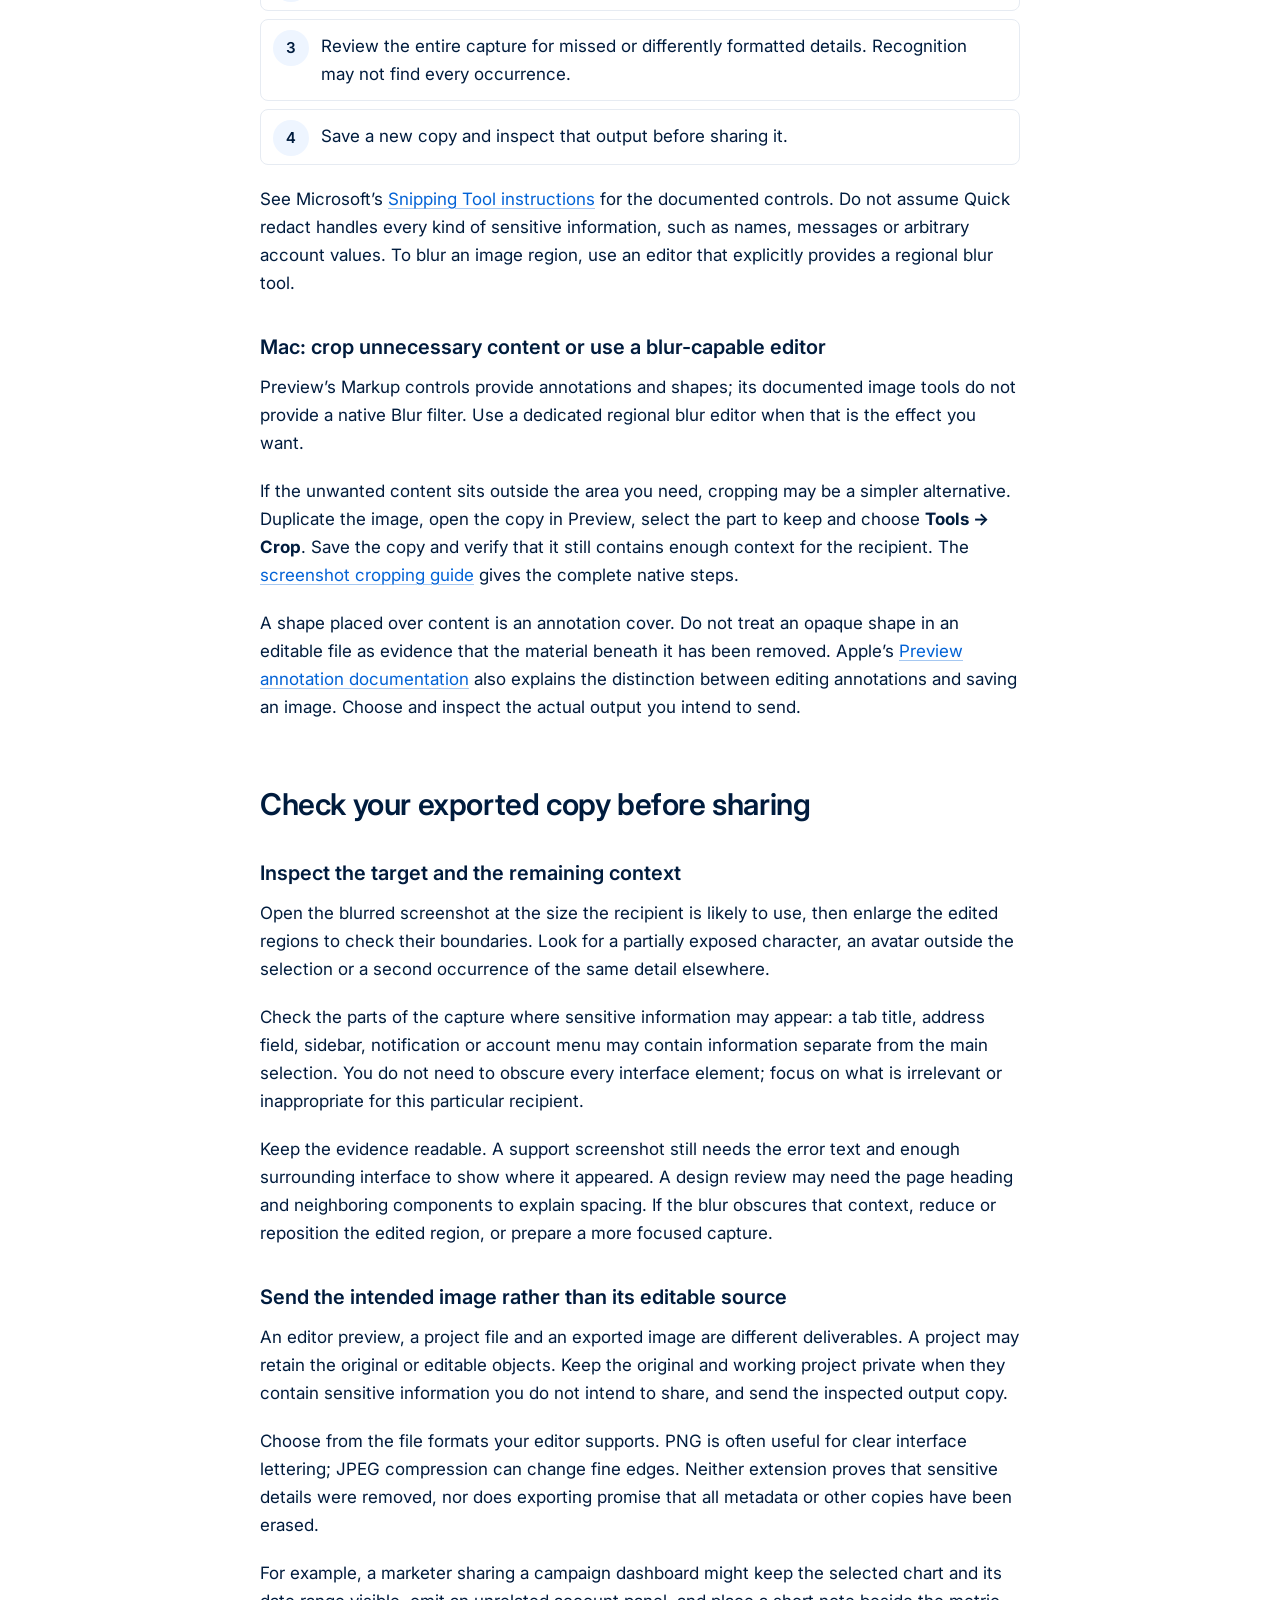
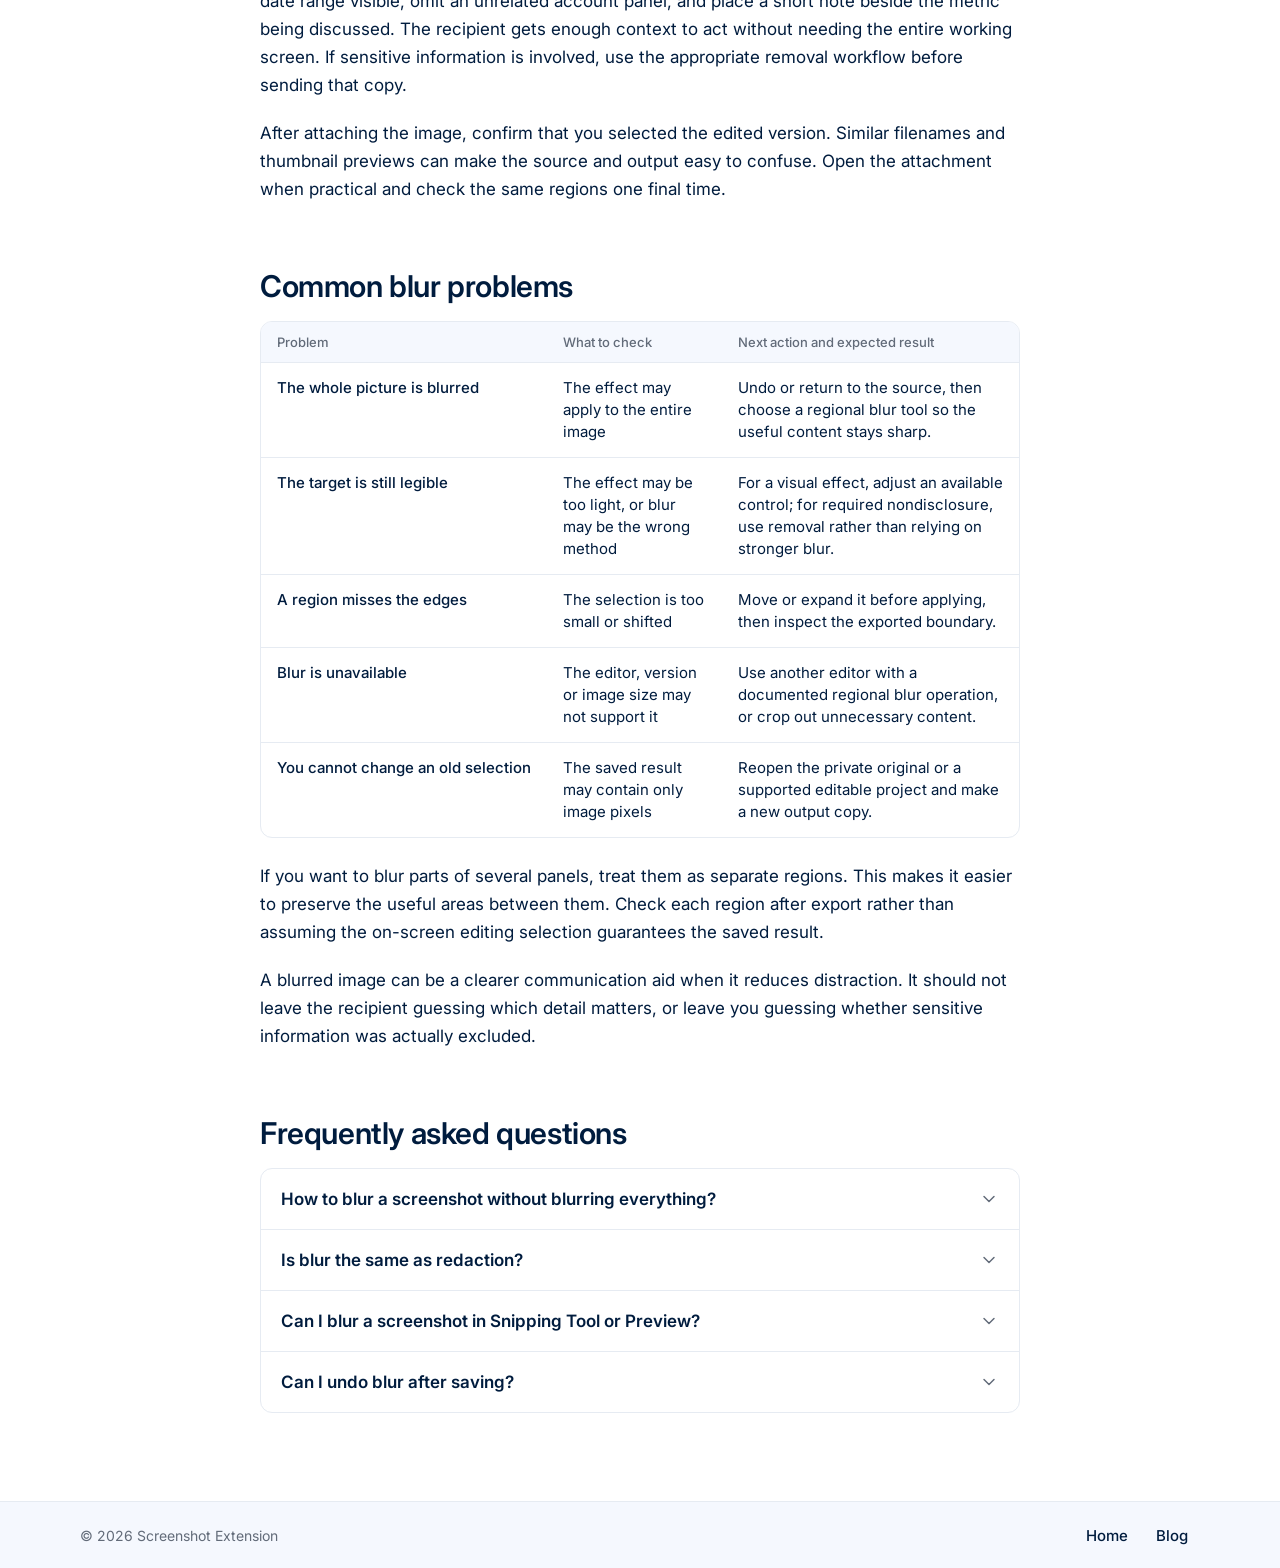
<file: blog/how-to-blur-a-screenshot/index.html>
<!doctype html>
<html lang="en-US">
<head>
<meta charset="utf-8">
<meta name="viewport" content="width=device-width, initial-scale=1">
<title>How to blur a screenshot: hide distractions, keep context</title>
<meta name="description" content="Learn how to blur a screenshot area, check the exported image, and choose actual removal when a detail must not be shared. Includes Windows and Mac options.">
<link rel="canonical" href="https://screenshot-extension.com/blog/how-to-blur-a-screenshot/">
<meta property="og:type" content="article">
<meta property="og:title" content="How to blur a screenshot: hide distractions, keep context">
<meta property="og:description" content="Learn how to blur a screenshot area, check the exported image, and choose actual removal when a detail must not be shared. Includes Windows and Mac options.">
<meta property="og:url" content="https://screenshot-extension.com/blog/how-to-blur-a-screenshot/">
<link rel="preconnect" href="https://fonts.googleapis.com">
<link rel="preconnect" href="https://fonts.gstatic.com" crossorigin>
<link rel="stylesheet" href="https://fonts.googleapis.com/css2?family=Inter:wght@400;500;600&amp;display=swap">
<link rel="stylesheet" href="/article-template/styles.css">
<script src="/article-template/script.js" defer></script>
<script type="application/ld+json">[{"@context":"https://schema.org","@type":"Article","headline":"How to blur a screenshot","description":"Learn how to blur a screenshot area, check the exported image, and choose actual removal when a detail must not be shared. Includes Windows and Mac options.","datePublished":"2026-10-29","mainEntityOfPage":"https://screenshot-extension.com/blog/how-to-blur-a-screenshot/","inLanguage":"en-US","publisher":{"@type":"Organization","name":"Screenshot Extension","url":"https://screenshot-extension.com/"}},{"@context":"https://schema.org","@type":"BreadcrumbList","itemListElement":[{"@type":"ListItem","position":1,"name":"Home","item":"https://screenshot-extension.com/"},{"@type":"ListItem","position":2,"name":"Blog","item":"https://screenshot-extension.com/blog/"},{"@type":"ListItem","position":3,"name":"How to blur a screenshot","item":"https://screenshot-extension.com/blog/how-to-blur-a-screenshot/"}]}]</script>
</head>
<body>
<div style="width:100%;background:#FFFFFF;">
<!-- ============ SITE HEADER ============ -->
<header style="border-bottom: 1px solid #E6EBF2; background: #FFFFFF;">
 <div class="wrap" style="height: 72px; display: flex; align-items: center; justify-content: space-between; gap: 16px;">
  <a href="/" style="display: flex; align-items: center; gap: 10px;" aria-label="Screenshot Extension home">
   <span style="width: 40px; height: 40px; flex-shrink: 0; display: grid; place-items: center; border: 1px solid #001C3E; border-radius: 50%; box-sizing: border-box;"><img src="/article-template/assets/mascot.png" alt="" style="width: 28px; height: 25px; object-fit: contain; display: block;"></span>
   <span class="hide-sm" style="font-weight: 600; font-size: 15px; line-height: 20px; color: #001C3E; white-space: nowrap;">Screenshot Extension</span>
  </a>
  <nav aria-label="Site" style="display: flex; align-items: center; gap: 4px;">
   <a class="nav-link hide-sm" href="/">Home</a>
   <a class="nav-link" href="/blog/" style="color: #0262D6;">Blog</a>
  </nav>
  <a class="btn-primary sm" href="https://chromewebstore.google.com/detail/screenshot-extension/mfinafjkbligcjbccappofiadgelfnbb?hl=en">
   <svg width="18" height="18" viewBox="0 0 24 24" fill="none" stroke="currentColor" stroke-width="1.75" stroke-linecap="round" stroke-linejoin="round" aria-hidden="true"><path d="M5 12h14"></path><path d="M12 5v14"></path></svg>
   Add to Chrome
  </a>
 </div>
</header>

<main><article>
<!-- ============ TOP: HERO ============ -->
<header style="padding: 40px 0 40px;">
 <div class="wrap">
  <div class="col" style="display: flex; flex-direction: column; gap: 20px;">

   <nav aria-label="Breadcrumb"><ol style="margin:0;padding:0;list-style:none;display:flex;flex-wrap:wrap;align-items:center;gap:8px;font-size:14px;line-height:20px;color:#626B79;"><li><a href="/">Home</a></li><li aria-hidden="true">/</li><li><a href="/blog/">Blog</a></li><li aria-hidden="true">/</li><li aria-current="page">Blur a screenshot</li></ol></nav>

   <div style="display: flex; flex-wrap: wrap; gap: 8px;">
    <span class="tag type"><svg width="16" height="16" viewBox="0 0 24 24" fill="none" stroke="#0372F9" stroke-width="1.875" stroke-linecap="round" stroke-linejoin="round" aria-hidden="true"><path d="M12 7v14"></path><path d="M3 18a1 1 0 0 1-1-1V4a1 1 0 0 1 1-1h5a4 4 0 0 1 4 4 4 4 0 0 1 4-4h5a1 1 0 0 1 1 1v13a1 1 0 0 1-1 1h-6a3 3 0 0 0-3 3 3 3 0 0 0-3-3z"></path></svg>Guide</span>
    <span class="tag cat">Blur</span>
   </div>

   <h1 data-editorial="heading" id="article-title" class="h1" style="margin: 0; font-size: 48px; line-height: 56px; font-weight: 600; letter-spacing: -0.8px; color: #001C3E; text-wrap: balance;">How to blur a screenshot</h1>

   <div data-editorial="lead" style="margin:0;font-size:20px;line-height:30px;font-weight:400;color:#626B79;"><p style="margin:0;">To blur a screenshot, open it in an editor with regional blur, select <strong>Blur</strong>, and drag over the area you want to soften. Apply the edit, export a new copy, and reopen it to check the result. If a detail must not be disclosed, choose actual removal or redaction rather than relying on blur alone.</p>
</div>

   <p class="meta" style="margin:0;">Published <time datetime="2026-10-29">October 29, 2026</time></p>

   <!-- FIXED: the two hero actions (do not restyle, reorder or remove) -->
   <div style="display: flex; flex-wrap: wrap; gap: 12px; padding-top: 4px;">
    <a class="btn-primary" href="https://chromewebstore.google.com/detail/screenshot-extension/mfinafjkbligcjbccappofiadgelfnbb?hl=en">
     <svg width="20" height="20" viewBox="0 0 24 24" fill="none" stroke="currentColor" stroke-width="1.75" stroke-linecap="round" stroke-linejoin="round" aria-hidden="true"><path d="M5 12h14"></path><path d="M12 5v14"></path></svg>
     Add to Chrome
    </a>
    <a class="btn-quiet" href="#steps">
     <svg width="20" height="20" viewBox="0 0 24 24" fill="none" stroke="#0372F9" stroke-width="1.75" stroke-linecap="round" stroke-linejoin="round" aria-hidden="true"><path d="M12 5v14"></path><path d="m19 12-7 7-7-7"></path></svg>
     Jump to the steps
    </a>
   </div>

   <!-- Share panel -->
   <div role="group" aria-label="Share this article" style="display: flex; flex-wrap: wrap; align-items: center; gap: 8px; padding-top: 16px; border-top: 1px solid #E6EBF2; margin-top: 8px;">
    <span style="font-size: 13px; line-height: 16px; font-weight: 500; color: #626B79; margin-right: 4px;">Share</span>
    <button class="btn-quiet sm" type="button" id="copy-link" style="margin-left: 4px;">
     <svg class="ic-copy" width="16" height="16" viewBox="0 0 24 24" fill="none" stroke="#0372F9" stroke-width="1.875" stroke-linecap="round" stroke-linejoin="round" aria-hidden="true"><path d="M10 13a5 5 0 0 0 7.54.54l3-3a5 5 0 0 0-7.07-7.07l-1.72 1.71"></path><path d="M14 11a5 5 0 0 0-7.54-.54l-3 3a5 5 0 0 0 7.07 7.07l1.71-1.71"></path></svg>
     <svg class="ic-done" hidden width="16" height="16" viewBox="0 0 24 24" fill="none" stroke="#0372F9" stroke-width="1.875" stroke-linecap="round" stroke-linejoin="round" aria-hidden="true"><path d="M20 6 9 17l-5-5"></path></svg>
     <span class="copy-label" aria-live="polite">Copy link</span>
    </button>
   </div>
  </div>
 </div>
</header>

<div class="wrap"><div class="col"><nav aria-labelledby="toc-title" style="background:#F5F8FE;border:1px solid #E6EBF2;border-radius:12px;padding:20px 16px 16px;"><h2 id="toc-title" style="margin:0 12px 8px;font-size:13px;line-height:16px;font-weight:500;color:#626B79;">In this article</h2><ol style="margin:0;padding:0;list-style:none;display:grid;grid-template-columns:repeat(auto-fit,minmax(280px,1fr));gap:2px 8px;"><li><a class="toc-link" href="#choose-method"><span class="toc-n">1</span> <span>Choose blur or removal before editing</span></a></li><li><a class="toc-link" href="#steps"><span class="toc-n">2</span> <span>How to blur a screenshot area</span></a></li><li><a class="toc-link" href="#extension"><span class="toc-n">3</span> <span>Use a compatible Screenshot Extension editor</span></a></li><li><a class="toc-link" href="#native"><span class="toc-n">4</span> <span>Windows and Mac alternatives</span></a></li><li><a class="toc-link" href="#export"><span class="toc-n">5</span> <span>Check your exported copy before sharing</span></a></li><li><a class="toc-link" href="#problems"><span class="toc-n">6</span> <span>Common blur problems</span></a></li><li><a class="toc-link" href="#faq"><span class="toc-n">7</span> <span>Frequently asked questions</span></a></li></ol></nav></div></div>
<div class="wrap" style="padding-top:32px;padding-bottom:64px;"><div class="col prose" data-editorial="body">
<p>For client feedback or a support ticket, the goal is usually to keep the useful evidence clear while reducing distractions around it. Decide which parts the recipient needs before editing: an error message and its button may matter, while an unrelated sidebar does not.</p>
<h2 id="choose-method">Choose blur or removal before editing</h2>
<p>Blur softens detail within an image. Pixelation replaces detail with visible blocks. Both can obscure content visually, but neither is proof that the underlying information has been irreversibly removed.</p>
<div class="tbl-box"><table class="tbl">
<thead>
<tr>
<th>What you want to accomplish</th>
<th>Appropriate action</th>
<th>Result to look for</th>
</tr>
</thead>
<tbody><tr>
<td>Reduce a visual distraction while preserving the layout</td>
<td>Blur the unnecessary region</td>
<td>That area is softened while the relevant content stays legible</td>
</tr>
<tr>
<td>Exclude sensitive information that must not be shared</td>
<td>Crop it out when unnecessary, or use an actual removal/redaction workflow</td>
<td>The inspected final copy excludes the information rather than merely making it harder to read</td>
</tr>
<tr>
<td>Fix a screenshot that is unintentionally soft everywhere</td>
<td>Compare the source, export and received copy</td>
<td>You identify where clarity changed instead of adding more blur</td>
</tr>
</tbody></table></div>
<p>If the whole capture is already unclear, use the guide to <a class="inline" href="https://screenshot-extension.com/blog/why-are-my-screenshots-blurry/">why screenshots look blurry</a>. Intentional image blur serves a different purpose from repairing a poor capture.</p>
<p>For personal information, access details or confidential material, do not judge protection solely by whether you can read a blurred region at first glance. Choose the removal method required for that material and inspect the exported result. A black editable shape is also not, by itself, proof that the content beneath it has been removed.</p>
<h2 id="steps">How to blur a screenshot area</h2>
<h3>Start with a suitable editor and a separate copy</h3>
<p>Keep the original privately so you can revise the selection later. Work on another copy with a clear name, such as <code>checkout-review-blurred.png</code>, rather than replacing the only source capture.</p>
<p>Choose a blurring tool that lets you select specific areas. One documented browser option is <a class="inline" href="https://www.techsmith.com/tools/ai-blur-image/">TechSmith’s image blur tool</a>, which provides an add-image, select-areas and download workflow. Use an image appropriate for that service and your organization’s rules. Uploading a confidential source should not be a necessary step; use a suitable installed editor when that is the appropriate route.</p>
<h3>Select the region, apply the effect and export</h3>
<ol class="steps">
<li><strong>Open or add your screenshot.</strong> Confirm that it is the correct capture and that the detail you need to discuss is visible.</li>
<li><strong>Choose the regional blur tool.</strong> In an editor with several effects, select a blur tool that acts on a chosen area rather than immediately softening the entire image.</li>
<li><strong>Drag the blur tool over the intended region.</strong> Include the complete item and its edges. For a sidebar, cover the sidebar content you want to deemphasize while keeping the main error or instruction outside the selection.</li>
<li><strong>Review and adjust the selection.</strong> Move or resize it if the editor allows. Check that it does not overlap a button label, chart value or other evidence the recipient needs.</li>
<li><strong>Adjust blur intensity only if the editor offers that control.</strong> Inspect the result rather than assuming one setting works for every font, image or scale. If the content must be excluded, switch to removal instead of treating stronger blur as a guarantee.</li>
<li><strong>Apply the change.</strong> Add other regions if needed, checking each one separately rather than drawing one large rectangle across useful content.</li>
<li><strong>Download or export a new image.</strong> Use a supported output such as PNG or JPEG, give the copy a distinct name, and note where it was saved.</li>
<li><strong>Open the exported blurred image.</strong> Confirm that the selected region is softened, the important detail remains clear and no selection boundary missed part of the target.</li>
</ol>
<p>You might blur an image of a dashboard to reduce the visual weight of an unrelated activity feed while leaving the chart under discussion sharp. That is a visual-focus edit. If the feed contains sensitive information, decide whether the feed should be removed entirely instead.</p>
<p>When you blur text, include the whole intended line or field, not just its center. Look for repeated occurrences elsewhere in the screenshot too. Editing one occurrence does not affect a second name, message or account detail in another panel.</p>
<h2 id="extension">Use a compatible Screenshot Extension editor</h2>
<p>If your installed <strong>Screenshot Extension</strong> opens an editor with <strong>Blur</strong>, you can use that tool on the current capture. If the editor also includes <strong>Add image</strong>, you can open an existing PNG or JPEG. These steps depend on the controls in your version; they do not mean every published version has this workflow.</p>
<ol class="steps">
<li>Open the screenshot in the Editor, using <strong>Add image</strong> for a saved file when available.</li>
<li>Select the <strong>Blur</strong> tool and drag a rectangle over the region you want to soften.</li>
<li>Select the region and move or resize it as needed. Keep its boundary clear of the content you are explaining.</li>
<li>Choose <strong>Apply changes</strong> when the placement is correct.</li>
<li>Select an available download format, such as PNG, and choose <strong>Download</strong>.</li>
<li>Reopen the saved copy and inspect both the edited area and the surrounding content.</li>
</ol>
<p>Do not look for a strength slider unless your installed editor actually provides one. The steps above use the supported selection and apply controls; they do not depend on an adjustable blur intensity setting.</p>
<p>If your popup only downloads PNG or PDF captures, save the image and open it in another capable editor. If a particular large image cannot be edited, keep the source and use an editor that supports its size. A missing editing operation does not necessarily mean the capture itself failed.</p>
<h2 id="native">Windows and Mac alternatives</h2>
<h3>Windows: Quick redact is different from blur</h3>
<p>Microsoft documents <strong>Text Actions → Quick redact</strong> in Snipping Tool for recognized email addresses and phone numbers. This is a targeted redaction feature, not an arbitrary rectangular blur tool.</p>
<p>If those are the details you need to exclude and the controls are available in your version:</p>
<ol class="steps">
<li>Open your capture in Snipping Tool and choose <strong>Text Actions</strong>.</li>
<li>Use <strong>Quick redact</strong> for the recognized email addresses or phone numbers.</li>
<li>Review the entire capture for missed or differently formatted details. Recognition may not find every occurrence.</li>
<li>Save a new copy and inspect that output before sharing it.</li>
</ol>
<p>See Microsoft’s <a class="inline" href="https://support.microsoft.com/en-us/windows/apps/use-snipping-tool-to-capture-screenshots">Snipping Tool instructions</a> for the documented controls. Do not assume Quick redact handles every kind of sensitive information, such as names, messages or arbitrary account values. To blur an image region, use an editor that explicitly provides a regional blur tool.</p>
<h3>Mac: crop unnecessary content or use a blur-capable editor</h3>
<p>Preview’s Markup controls provide annotations and shapes; its documented image tools do not provide a native Blur filter. Use a dedicated regional blur editor when that is the effect you want.</p>
<p>If the unwanted content sits outside the area you need, cropping may be a simpler alternative. Duplicate the image, open the copy in Preview, select the part to keep and choose <strong>Tools → Crop</strong>. Save the copy and verify that it still contains enough context for the recipient. The <a class="inline" href="https://screenshot-extension.com/blog/how-to-crop-a-screenshot/">screenshot cropping guide</a> gives the complete native steps.</p>
<p>A shape placed over content is an annotation cover. Do not treat an opaque shape in an editable file as evidence that the material beneath it has been removed. Apple’s <a class="inline" href="https://support.apple.com/guide/preview/annotate-an-image-prvw1501/mac">Preview annotation documentation</a> also explains the distinction between editing annotations and saving an image. Choose and inspect the actual output you intend to send.</p>
<h2 id="export">Check your exported copy before sharing</h2>
<h3>Inspect the target and the remaining context</h3>
<p>Open the blurred screenshot at the size the recipient is likely to use, then enlarge the edited regions to check their boundaries. Look for a partially exposed character, an avatar outside the selection or a second occurrence of the same detail elsewhere.</p>
<p>Check the parts of the capture where sensitive information may appear: a tab title, address field, sidebar, notification or account menu may contain information separate from the main selection. You do not need to obscure every interface element; focus on what is irrelevant or inappropriate for this particular recipient.</p>
<p>Keep the evidence readable. A support screenshot still needs the error text and enough surrounding interface to show where it appeared. A design review may need the page heading and neighboring components to explain spacing. If the blur obscures that context, reduce or reposition the edited region, or prepare a more focused capture.</p>
<h3>Send the intended image rather than its editable source</h3>
<p>An editor preview, a project file and an exported image are different deliverables. A project may retain the original or editable objects. Keep the original and working project private when they contain sensitive information you do not intend to share, and send the inspected output copy.</p>
<p>Choose from the file formats your editor supports. PNG is often useful for clear interface lettering; JPEG compression can change fine edges. Neither extension proves that sensitive details were removed, nor does exporting promise that all metadata or other copies have been erased.</p>
<p>For example, a marketer sharing a campaign dashboard might keep the selected chart and its date range visible, omit an unrelated account panel, and place a short note beside the metric being discussed. The recipient gets enough context to act without needing the entire working screen. If sensitive information is involved, use the appropriate removal workflow before sending that copy.</p>
<p>After attaching the image, confirm that you selected the edited version. Similar filenames and thumbnail previews can make the source and output easy to confuse. Open the attachment when practical and check the same regions one final time.</p>
<h2 id="problems">Common blur problems</h2>
<div class="tbl-box"><table class="tbl">
<thead>
<tr>
<th>Problem</th>
<th>What to check</th>
<th>Next action and expected result</th>
</tr>
</thead>
<tbody><tr>
<td>The whole picture is blurred</td>
<td>The effect may apply to the entire image</td>
<td>Undo or return to the source, then choose a regional blur tool so the useful content stays sharp.</td>
</tr>
<tr>
<td>The target is still legible</td>
<td>The effect may be too light, or blur may be the wrong method</td>
<td>For a visual effect, adjust an available control; for required nondisclosure, use removal rather than relying on stronger blur.</td>
</tr>
<tr>
<td>A region misses the edges</td>
<td>The selection is too small or shifted</td>
<td>Move or expand it before applying, then inspect the exported boundary.</td>
</tr>
<tr>
<td>Blur is unavailable</td>
<td>The editor, version or image size may not support it</td>
<td>Use another editor with a documented regional blur operation, or crop out unnecessary content.</td>
</tr>
<tr>
<td>You cannot change an old selection</td>
<td>The saved result may contain only image pixels</td>
<td>Reopen the private original or a supported editable project and make a new output copy.</td>
</tr>
</tbody></table></div>
<p>If you want to blur parts of several panels, treat them as separate regions. This makes it easier to preserve the useful areas between them. Check each region after export rather than assuming the on-screen editing selection guarantees the saved result.</p>
<p>A blurred image can be a clearer communication aid when it reduces distraction. It should not leave the recipient guessing which detail matters, or leave you guessing whether sensitive information was actually excluded.</p>
<h2 id="faq">Frequently asked questions</h2>
<div class="faq">
<details><summary><h3 style="margin:0;font:inherit;">How to blur a screenshot without blurring everything?</h3><svg class="chev" width="20" height="20" viewBox="0 0 24 24" fill="none" stroke="currentColor" stroke-width="1.75" stroke-linecap="round" stroke-linejoin="round" aria-hidden="true"><path d="m6 9 6 6 6-6"></path></svg></summary><div class="ans"><p>To blur an image region without softening everything, use an editor with regional blur. Select only the area you want to soften, apply the edit and export a new copy. Inspect that file to confirm the rest of the screenshot remains clear. If the app only offers a whole-image effect, choose a tool that supports selecting individual regions.</p></div></details>
<details><summary><h3 style="margin:0;font:inherit;">Is blur the same as redaction?</h3><svg class="chev" width="20" height="20" viewBox="0 0 24 24" fill="none" stroke="currentColor" stroke-width="1.75" stroke-linecap="round" stroke-linejoin="round" aria-hidden="true"><path d="m6 9 6 6 6-6"></path></svg></summary><div class="ans"><p>No. Blur and pixelation visually obscure detail but do not prove irreversible removal. If sensitive details must not be disclosed, crop them out when unnecessary or use an actual removal/redaction workflow and inspect its final output. Do not rely on apparent unreadability alone.</p></div></details>
<details><summary><h3 style="margin:0;font:inherit;">Can I blur a screenshot in Snipping Tool or Preview?</h3><svg class="chev" width="20" height="20" viewBox="0 0 24 24" fill="none" stroke="currentColor" stroke-width="1.75" stroke-linecap="round" stroke-linejoin="round" aria-hidden="true"><path d="m6 9 6 6 6-6"></path></svg></summary><div class="ans"><p>Their documented native options differ from regional blur. Snipping Tool provides Quick redact for recognized email addresses and phone numbers in supported versions. Preview offers cropping and Markup annotations, not a documented native Blur filter. Use a blur-capable editor for the softening effect itself.</p></div></details>
<details><summary><h3 style="margin:0;font:inherit;">Can I undo blur after saving?</h3><svg class="chev" width="20" height="20" viewBox="0 0 24 24" fill="none" stroke="currentColor" stroke-width="1.75" stroke-linecap="round" stroke-linejoin="round" aria-hidden="true"><path d="m6 9 6 6 6-6"></path></svg></summary><div class="ans"><p>You may be able to revise it in a still-open editor or a saved project that preserves editable operations. A flattened image does not guarantee that recovery is possible. Keep the original privately and make a new edited copy if you need a different selection; do not depend on an unblur tool to restore reliable content.</p></div></details>
</div>

</div></div>
</article></main>
<footer style="border-top:1px solid #E6EBF2;background:#F5F8FE;"><div class="wrap" style="min-height:64px;display:flex;flex-wrap:wrap;align-items:center;justify-content:space-between;gap:12px;padding-top:16px;padding-bottom:16px;"><span style="font-size:14px;line-height:20px;color:#626B79;">© 2026 Screenshot Extension</span><nav aria-label="Footer" style="display:flex;gap:4px;"><a class="nav-link" href="/">Home</a><a class="nav-link" href="/blog/">Blog</a></nav></div></footer>
</div>
</body></html>
</file>
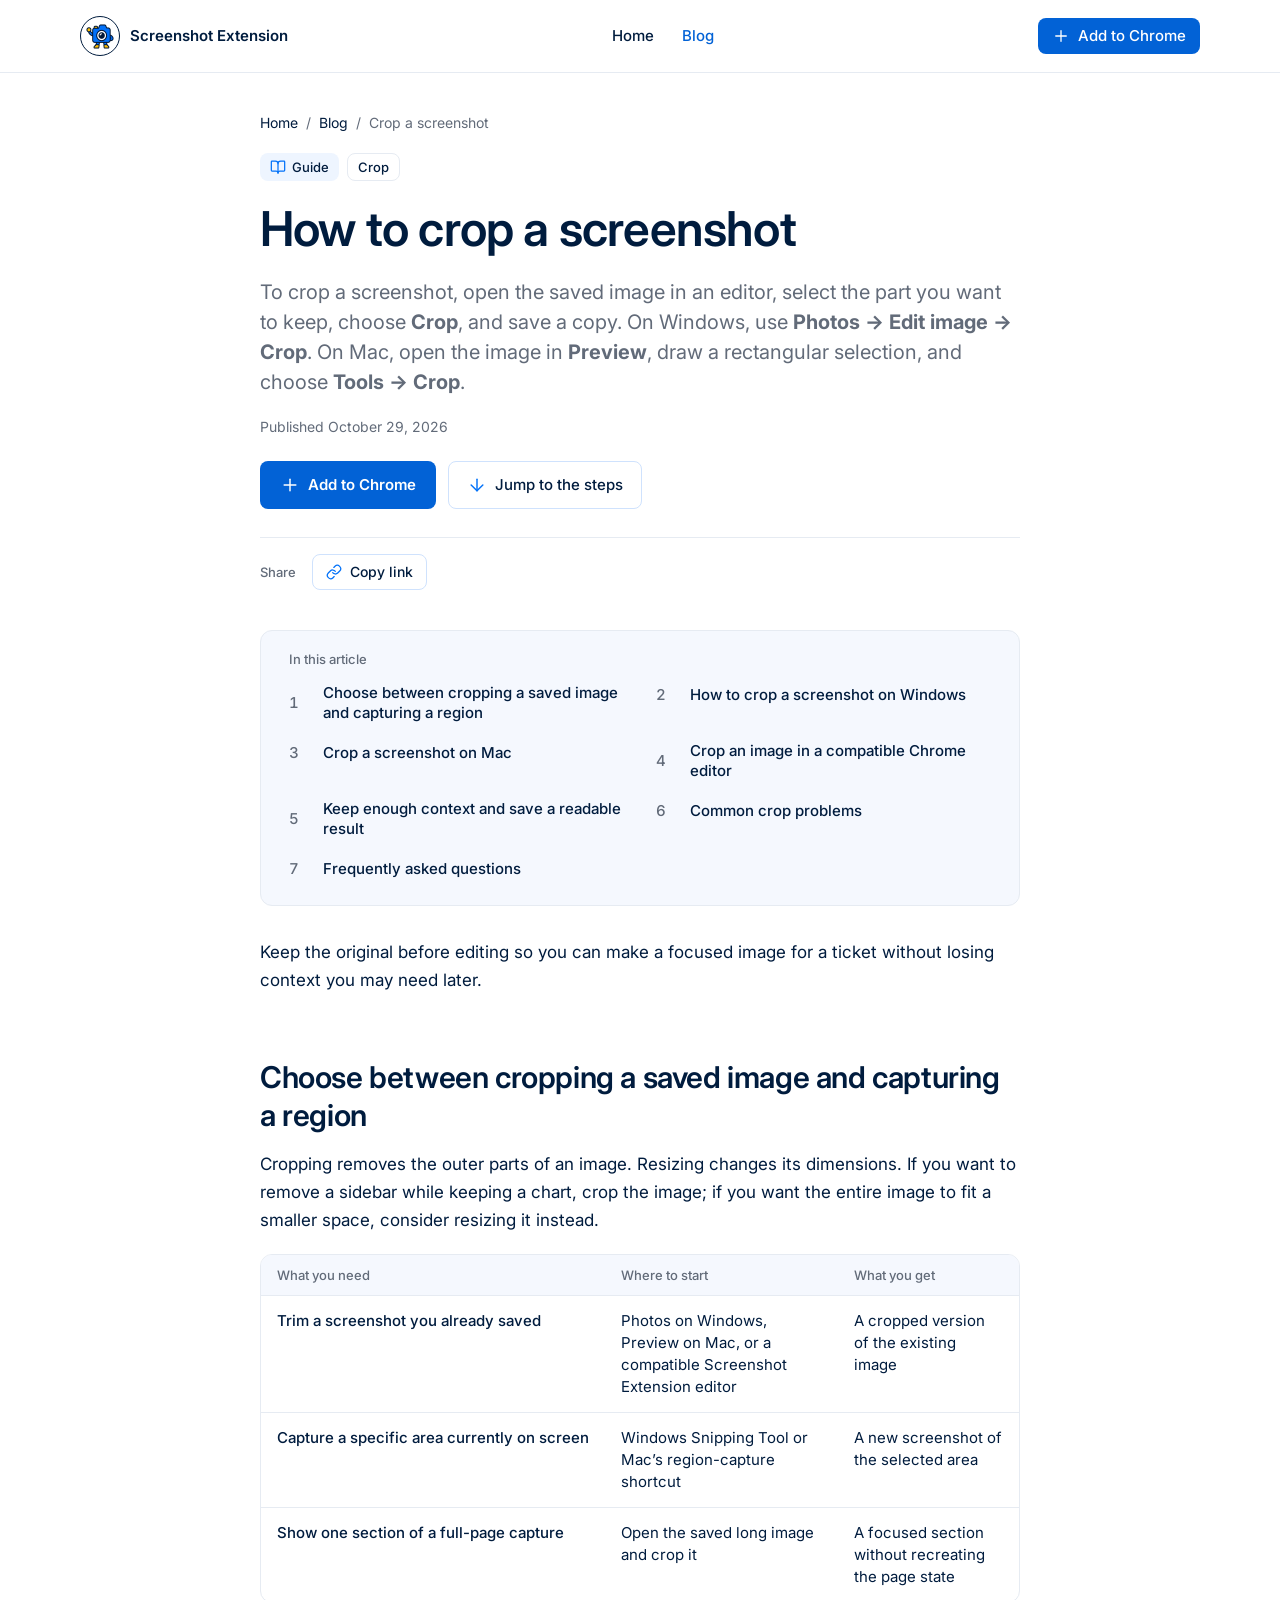
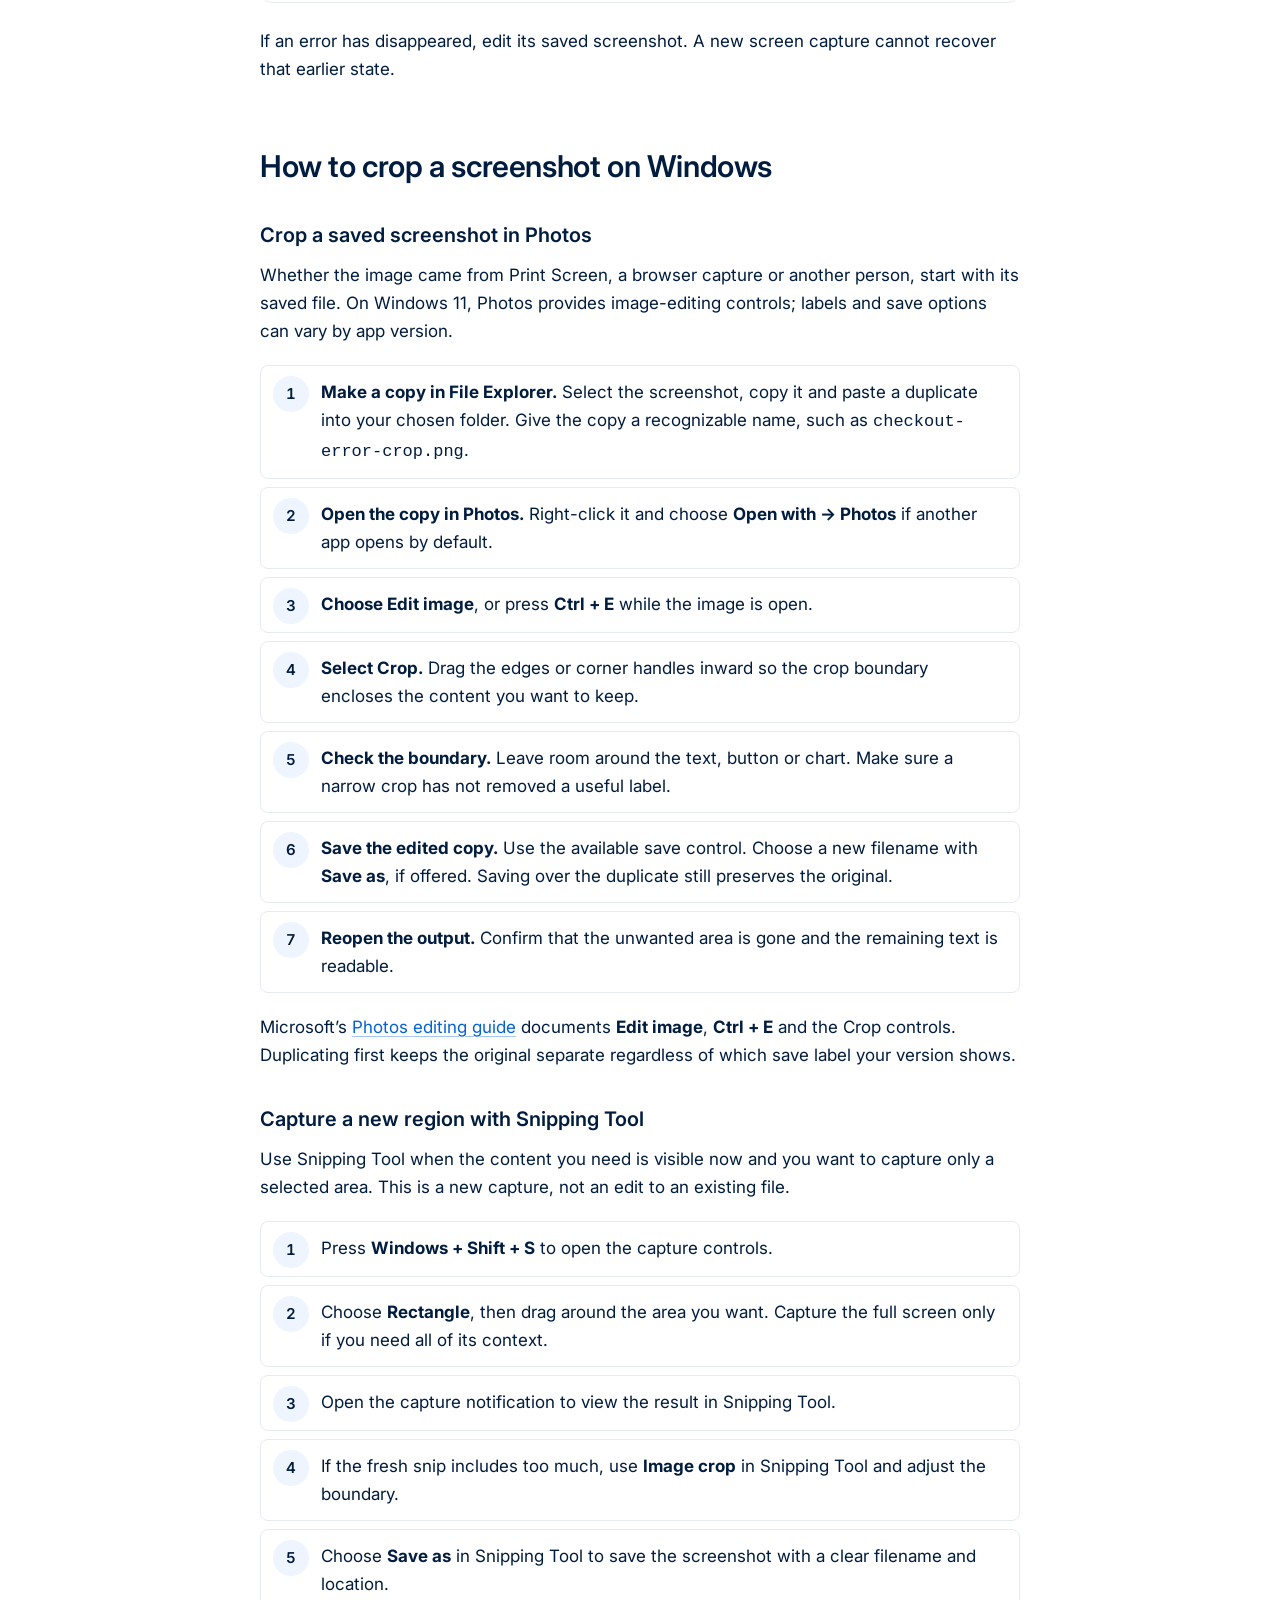
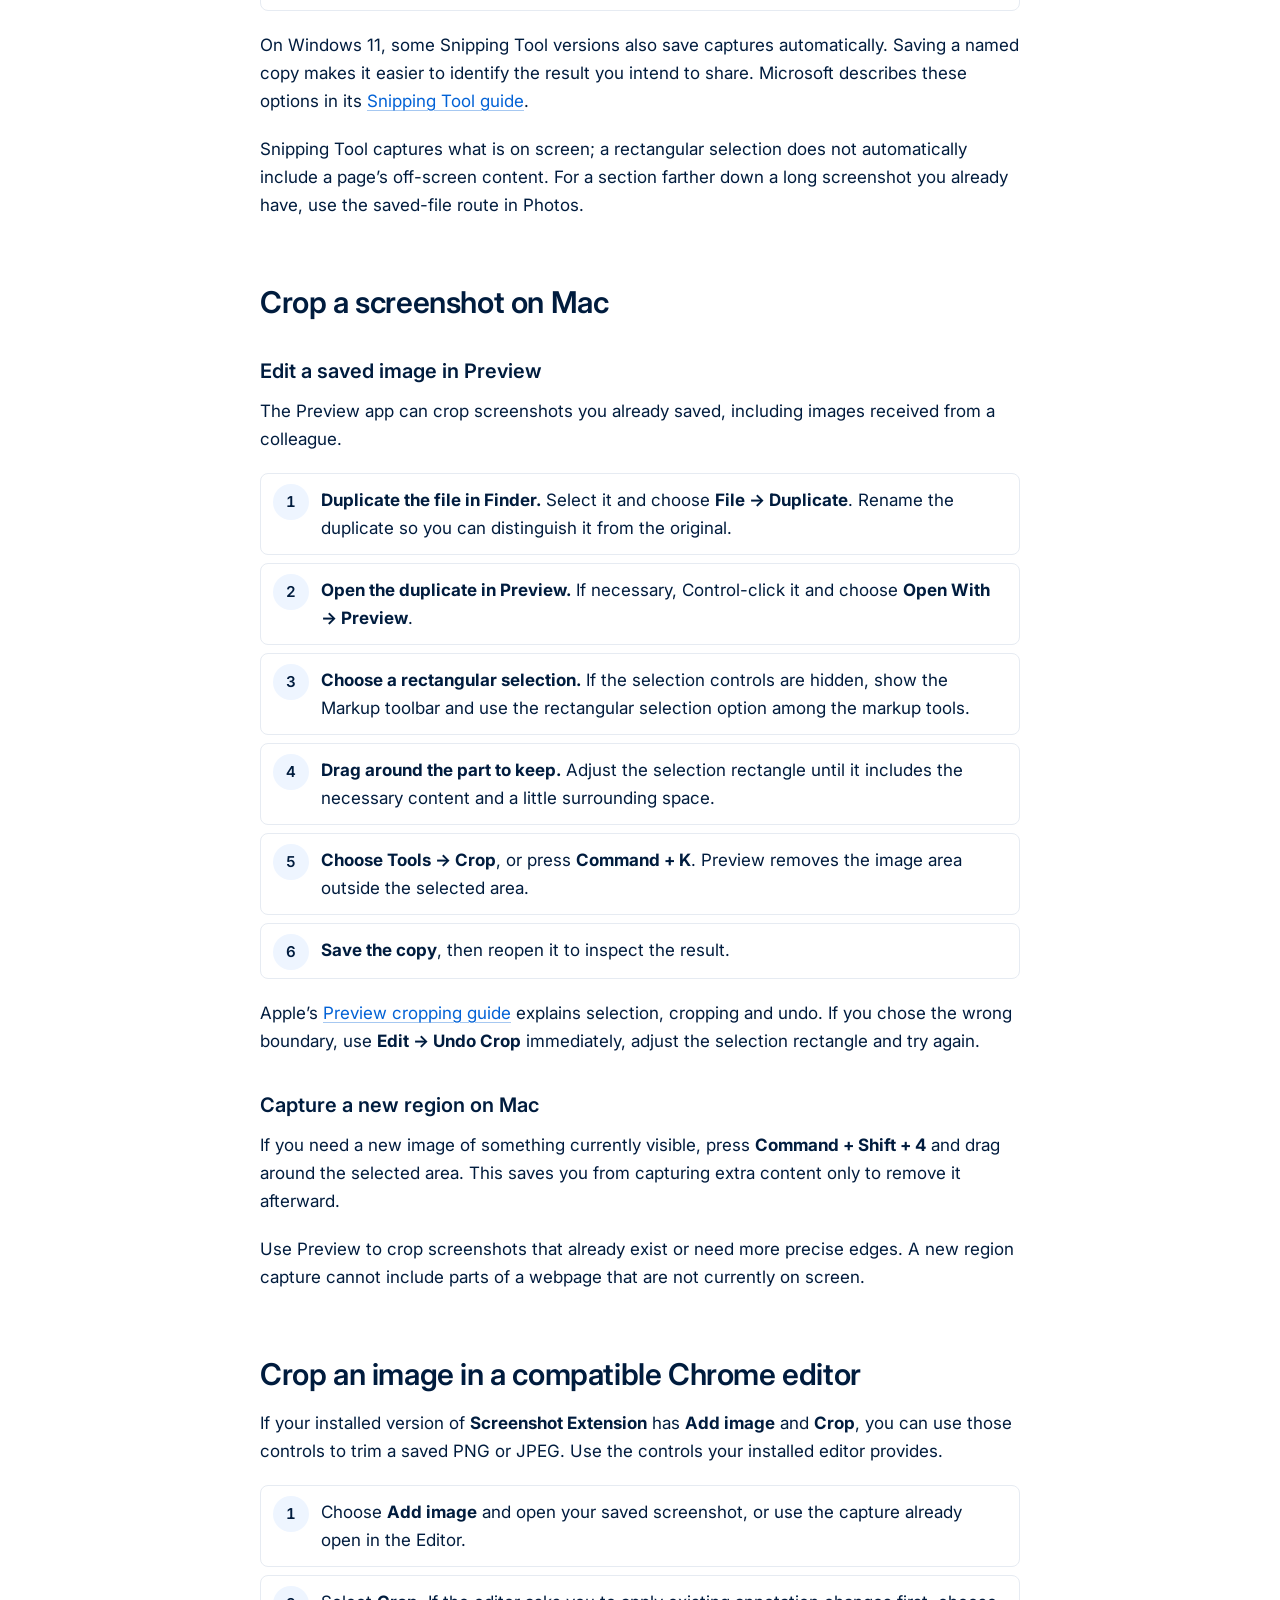
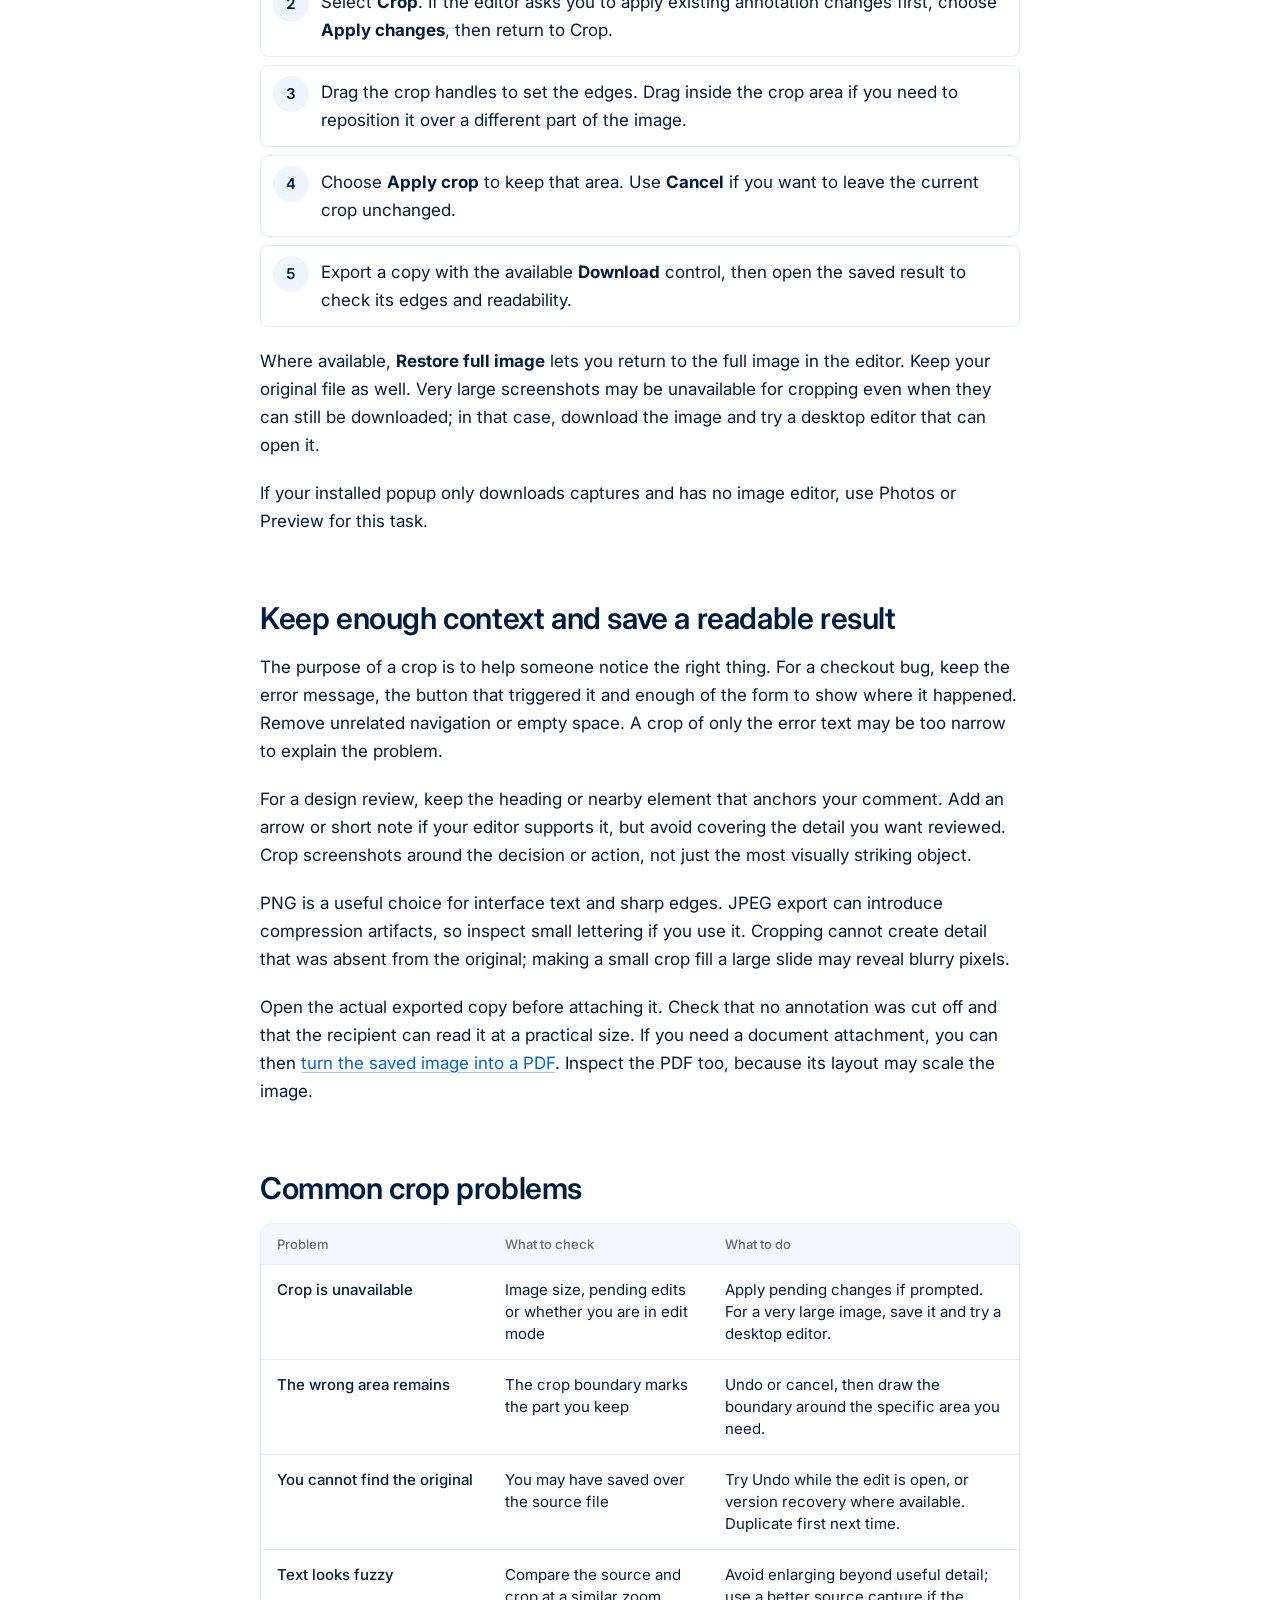
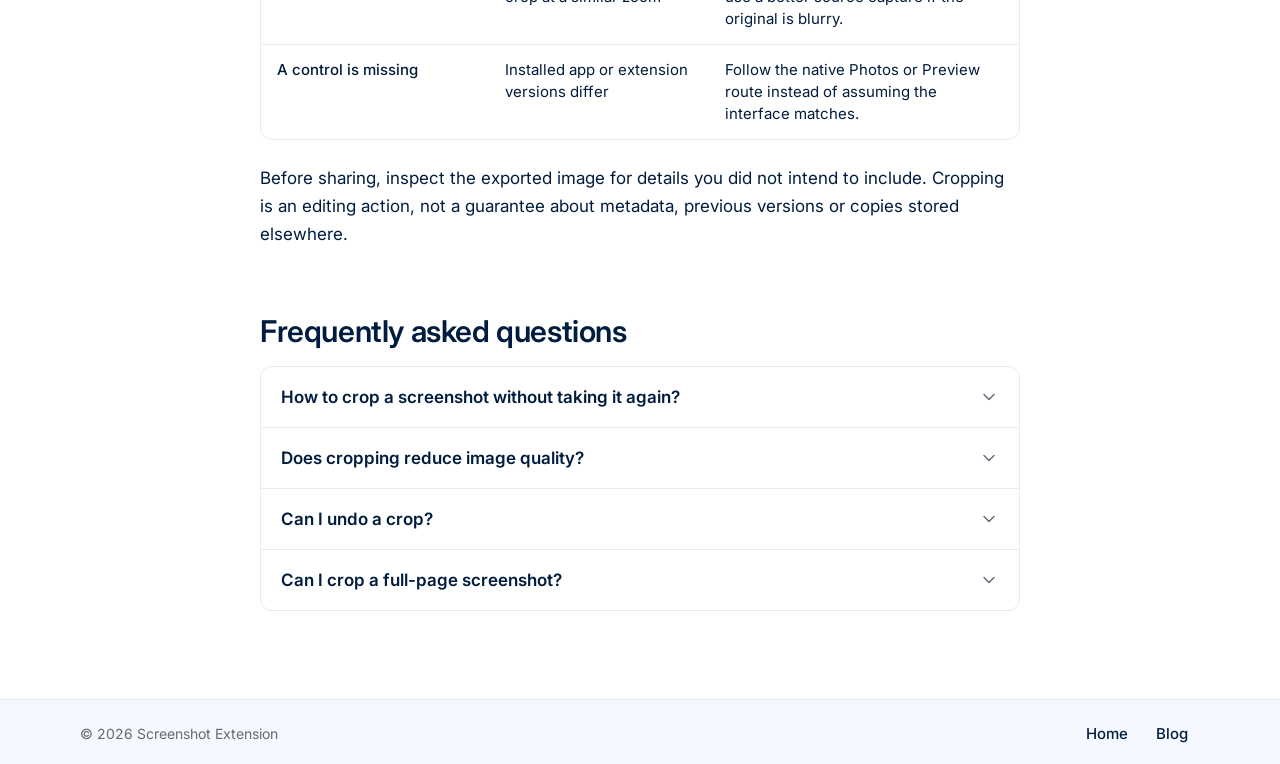
<file: blog/how-to-crop-a-screenshot/index.html>
<!doctype html>
<html lang="en-US">
<head>
<meta charset="utf-8">
<meta name="viewport" content="width=device-width, initial-scale=1">
<title>How to crop a screenshot: Windows, Mac &amp; Chrome</title>
<meta name="description" content="Learn how to crop a screenshot on Windows or Mac, keep the original, and trim PNG or JPEG images in compatible Screenshot Extension editors.">
<link rel="canonical" href="https://screenshot-extension.com/blog/how-to-crop-a-screenshot/">
<meta property="og:type" content="article">
<meta property="og:title" content="How to crop a screenshot: Windows, Mac &amp; Chrome">
<meta property="og:description" content="Learn how to crop a screenshot on Windows or Mac, keep the original, and trim PNG or JPEG images in compatible Screenshot Extension editors.">
<meta property="og:url" content="https://screenshot-extension.com/blog/how-to-crop-a-screenshot/">
<link rel="preconnect" href="https://fonts.googleapis.com">
<link rel="preconnect" href="https://fonts.gstatic.com" crossorigin>
<link rel="stylesheet" href="https://fonts.googleapis.com/css2?family=Inter:wght@400;500;600&amp;display=swap">
<link rel="stylesheet" href="/article-template/styles.css">
<script src="/article-template/script.js" defer></script>
<script type="application/ld+json">[{"@context":"https://schema.org","@type":"Article","headline":"How to crop a screenshot","description":"Learn how to crop a screenshot on Windows or Mac, keep the original, and trim PNG or JPEG images in compatible Screenshot Extension editors.","datePublished":"2026-10-29","mainEntityOfPage":"https://screenshot-extension.com/blog/how-to-crop-a-screenshot/","inLanguage":"en-US","publisher":{"@type":"Organization","name":"Screenshot Extension","url":"https://screenshot-extension.com/"}},{"@context":"https://schema.org","@type":"BreadcrumbList","itemListElement":[{"@type":"ListItem","position":1,"name":"Home","item":"https://screenshot-extension.com/"},{"@type":"ListItem","position":2,"name":"Blog","item":"https://screenshot-extension.com/blog/"},{"@type":"ListItem","position":3,"name":"How to crop a screenshot","item":"https://screenshot-extension.com/blog/how-to-crop-a-screenshot/"}]}]</script>
</head>
<body>
<div style="width:100%;background:#FFFFFF;">
<!-- ============ SITE HEADER ============ -->
<header style="border-bottom: 1px solid #E6EBF2; background: #FFFFFF;">
 <div class="wrap" style="height: 72px; display: flex; align-items: center; justify-content: space-between; gap: 16px;">
  <a href="/" style="display: flex; align-items: center; gap: 10px;" aria-label="Screenshot Extension home">
   <span style="width: 40px; height: 40px; flex-shrink: 0; display: grid; place-items: center; border: 1px solid #001C3E; border-radius: 50%; box-sizing: border-box;"><img src="/article-template/assets/mascot.png" alt="" style="width: 28px; height: 25px; object-fit: contain; display: block;"></span>
   <span class="hide-sm" style="font-weight: 600; font-size: 15px; line-height: 20px; color: #001C3E; white-space: nowrap;">Screenshot Extension</span>
  </a>
  <nav aria-label="Site" style="display: flex; align-items: center; gap: 4px;">
   <a class="nav-link hide-sm" href="/">Home</a>
   <a class="nav-link" href="/blog/" style="color: #0262D6;">Blog</a>
  </nav>
  <a class="btn-primary sm" href="https://chromewebstore.google.com/detail/screenshot-extension/mfinafjkbligcjbccappofiadgelfnbb?hl=en">
   <svg width="18" height="18" viewBox="0 0 24 24" fill="none" stroke="currentColor" stroke-width="1.75" stroke-linecap="round" stroke-linejoin="round" aria-hidden="true"><path d="M5 12h14"></path><path d="M12 5v14"></path></svg>
   Add to Chrome
  </a>
 </div>
</header>

<main><article>
<!-- ============ TOP: HERO ============ -->
<header style="padding: 40px 0 40px;">
 <div class="wrap">
  <div class="col" style="display: flex; flex-direction: column; gap: 20px;">

   <nav aria-label="Breadcrumb"><ol style="margin:0;padding:0;list-style:none;display:flex;flex-wrap:wrap;align-items:center;gap:8px;font-size:14px;line-height:20px;color:#626B79;"><li><a href="/">Home</a></li><li aria-hidden="true">/</li><li><a href="/blog/">Blog</a></li><li aria-hidden="true">/</li><li aria-current="page">Crop a screenshot</li></ol></nav>

   <div style="display: flex; flex-wrap: wrap; gap: 8px;">
    <span class="tag type"><svg width="16" height="16" viewBox="0 0 24 24" fill="none" stroke="#0372F9" stroke-width="1.875" stroke-linecap="round" stroke-linejoin="round" aria-hidden="true"><path d="M12 7v14"></path><path d="M3 18a1 1 0 0 1-1-1V4a1 1 0 0 1 1-1h5a4 4 0 0 1 4 4 4 4 0 0 1 4-4h5a1 1 0 0 1 1 1v13a1 1 0 0 1-1 1h-6a3 3 0 0 0-3 3 3 3 0 0 0-3-3z"></path></svg>Guide</span>
    <span class="tag cat">Crop</span>
   </div>

   <h1 data-editorial="heading" id="article-title" class="h1" style="margin: 0; font-size: 48px; line-height: 56px; font-weight: 600; letter-spacing: -0.8px; color: #001C3E; text-wrap: balance;">How to crop a screenshot</h1>

   <div data-editorial="lead" style="margin:0;font-size:20px;line-height:30px;font-weight:400;color:#626B79;"><p style="margin:0;">To crop a screenshot, open the saved image in an editor, select the part you want to keep, choose <strong>Crop</strong>, and save a copy. On Windows, use <strong>Photos → Edit image → Crop</strong>. On Mac, open the image in <strong>Preview</strong>, draw a rectangular selection, and choose <strong>Tools → Crop</strong>.</p>
</div>

   <p class="meta" style="margin:0;">Published <time datetime="2026-10-29">October 29, 2026</time></p>

   <!-- FIXED: the two hero actions (do not restyle, reorder or remove) -->
   <div style="display: flex; flex-wrap: wrap; gap: 12px; padding-top: 4px;">
    <a class="btn-primary" href="https://chromewebstore.google.com/detail/screenshot-extension/mfinafjkbligcjbccappofiadgelfnbb?hl=en">
     <svg width="20" height="20" viewBox="0 0 24 24" fill="none" stroke="currentColor" stroke-width="1.75" stroke-linecap="round" stroke-linejoin="round" aria-hidden="true"><path d="M5 12h14"></path><path d="M12 5v14"></path></svg>
     Add to Chrome
    </a>
    <a class="btn-quiet" href="#steps">
     <svg width="20" height="20" viewBox="0 0 24 24" fill="none" stroke="#0372F9" stroke-width="1.75" stroke-linecap="round" stroke-linejoin="round" aria-hidden="true"><path d="M12 5v14"></path><path d="m19 12-7 7-7-7"></path></svg>
     Jump to the steps
    </a>
   </div>

   <!-- Share panel -->
   <div role="group" aria-label="Share this article" style="display: flex; flex-wrap: wrap; align-items: center; gap: 8px; padding-top: 16px; border-top: 1px solid #E6EBF2; margin-top: 8px;">
    <span style="font-size: 13px; line-height: 16px; font-weight: 500; color: #626B79; margin-right: 4px;">Share</span>
    <button class="btn-quiet sm" type="button" id="copy-link" style="margin-left: 4px;">
     <svg class="ic-copy" width="16" height="16" viewBox="0 0 24 24" fill="none" stroke="#0372F9" stroke-width="1.875" stroke-linecap="round" stroke-linejoin="round" aria-hidden="true"><path d="M10 13a5 5 0 0 0 7.54.54l3-3a5 5 0 0 0-7.07-7.07l-1.72 1.71"></path><path d="M14 11a5 5 0 0 0-7.54-.54l-3 3a5 5 0 0 0 7.07 7.07l1.71-1.71"></path></svg>
     <svg class="ic-done" hidden width="16" height="16" viewBox="0 0 24 24" fill="none" stroke="#0372F9" stroke-width="1.875" stroke-linecap="round" stroke-linejoin="round" aria-hidden="true"><path d="M20 6 9 17l-5-5"></path></svg>
     <span class="copy-label" aria-live="polite">Copy link</span>
    </button>
   </div>
  </div>
 </div>
</header>

<div class="wrap"><div class="col"><nav aria-labelledby="toc-title" style="background:#F5F8FE;border:1px solid #E6EBF2;border-radius:12px;padding:20px 16px 16px;"><h2 id="toc-title" style="margin:0 12px 8px;font-size:13px;line-height:16px;font-weight:500;color:#626B79;">In this article</h2><ol style="margin:0;padding:0;list-style:none;display:grid;grid-template-columns:repeat(auto-fit,minmax(280px,1fr));gap:2px 8px;"><li><a class="toc-link" href="#choose-route"><span class="toc-n">1</span> <span>Choose between cropping a saved image and capturing a region</span></a></li><li><a class="toc-link" href="#steps"><span class="toc-n">2</span> <span>How to crop a screenshot on Windows</span></a></li><li><a class="toc-link" href="#mac"><span class="toc-n">3</span> <span>Crop a screenshot on Mac</span></a></li><li><a class="toc-link" href="#chrome"><span class="toc-n">4</span> <span>Crop an image in a compatible Chrome editor</span></a></li><li><a class="toc-link" href="#readability"><span class="toc-n">5</span> <span>Keep enough context and save a readable result</span></a></li><li><a class="toc-link" href="#problems"><span class="toc-n">6</span> <span>Common crop problems</span></a></li><li><a class="toc-link" href="#faq"><span class="toc-n">7</span> <span>Frequently asked questions</span></a></li></ol></nav></div></div>
<div class="wrap" style="padding-top:32px;padding-bottom:64px;"><div class="col prose" data-editorial="body">
<p>Keep the original before editing so you can make a focused image for a ticket without losing context you may need later.</p>
<h2 id="choose-route">Choose between cropping a saved image and capturing a region</h2>
<p>Cropping removes the outer parts of an image. Resizing changes its dimensions. If you want to remove a sidebar while keeping a chart, crop the image; if you want the entire image to fit a smaller space, consider resizing it instead.</p>
<div class="tbl-box"><table class="tbl">
<thead>
<tr>
<th>What you need</th>
<th>Where to start</th>
<th>What you get</th>
</tr>
</thead>
<tbody><tr>
<td>Trim a screenshot you already saved</td>
<td>Photos on Windows, Preview on Mac, or a compatible Screenshot Extension editor</td>
<td>A cropped version of the existing image</td>
</tr>
<tr>
<td>Capture a specific area currently on screen</td>
<td>Windows Snipping Tool or Mac’s region-capture shortcut</td>
<td>A new screenshot of the selected area</td>
</tr>
<tr>
<td>Show one section of a full-page capture</td>
<td>Open the saved long image and crop it</td>
<td>A focused section without recreating the page state</td>
</tr>
</tbody></table></div>
<p>If an error has disappeared, edit its saved screenshot. A new screen capture cannot recover that earlier state.</p>
<h2 id="steps">How to crop a screenshot on Windows</h2>
<h3>Crop a saved screenshot in Photos</h3>
<p>Whether the image came from Print Screen, a browser capture or another person, start with its saved file. On Windows 11, Photos provides image-editing controls; labels and save options can vary by app version.</p>
<ol class="steps">
<li><strong>Make a copy in File Explorer.</strong> Select the screenshot, copy it and paste a duplicate into your chosen folder. Give the copy a recognizable name, such as <code>checkout-error-crop.png</code>.</li>
<li><strong>Open the copy in Photos.</strong> Right-click it and choose <strong>Open with → Photos</strong> if another app opens by default.</li>
<li><strong>Choose Edit image</strong>, or press <strong>Ctrl + E</strong> while the image is open.</li>
<li><strong>Select Crop.</strong> Drag the edges or corner handles inward so the crop boundary encloses the content you want to keep.</li>
<li><strong>Check the boundary.</strong> Leave room around the text, button or chart. Make sure a narrow crop has not removed a useful label.</li>
<li><strong>Save the edited copy.</strong> Use the available save control. Choose a new filename with <strong>Save as</strong>, if offered. Saving over the duplicate still preserves the original.</li>
<li><strong>Reopen the output.</strong> Confirm that the unwanted area is gone and the remaining text is readable.</li>
</ol>
<p>Microsoft’s <a class="inline" href="https://support.microsoft.com/en-us/windows/apps/photos/edit-photos-and-videos-in-windows">Photos editing guide</a> documents <strong>Edit image</strong>, <strong>Ctrl + E</strong> and the Crop controls. Duplicating first keeps the original separate regardless of which save label your version shows.</p>
<h3>Capture a new region with Snipping Tool</h3>
<p>Use Snipping Tool when the content you need is visible now and you want to capture only a selected area. This is a new capture, not an edit to an existing file.</p>
<ol class="steps">
<li>Press <strong>Windows + Shift + S</strong> to open the capture controls.</li>
<li>Choose <strong>Rectangle</strong>, then drag around the area you want. Capture the full screen only if you need all of its context.</li>
<li>Open the capture notification to view the result in Snipping Tool.</li>
<li>If the fresh snip includes too much, use <strong>Image crop</strong> in Snipping Tool and adjust the boundary.</li>
<li>Choose <strong>Save as</strong> in Snipping Tool to save the screenshot with a clear filename and location.</li>
</ol>
<p>On Windows 11, some Snipping Tool versions also save captures automatically. Saving a named copy makes it easier to identify the result you intend to share. Microsoft describes these options in its <a class="inline" href="https://support.microsoft.com/en-us/windows/apps/use-snipping-tool-to-capture-screenshots">Snipping Tool guide</a>.</p>
<p>Snipping Tool captures what is on screen; a rectangular selection does not automatically include a page’s off-screen content. For a section farther down a long screenshot you already have, use the saved-file route in Photos.</p>
<h2 id="mac">Crop a screenshot on Mac</h2>
<h3>Edit a saved image in Preview</h3>
<p>The Preview app can crop screenshots you already saved, including images received from a colleague.</p>
<ol class="steps">
<li><strong>Duplicate the file in Finder.</strong> Select it and choose <strong>File → Duplicate</strong>. Rename the duplicate so you can distinguish it from the original.</li>
<li><strong>Open the duplicate in Preview.</strong> If necessary, Control-click it and choose <strong>Open With → Preview</strong>.</li>
<li><strong>Choose a rectangular selection.</strong> If the selection controls are hidden, show the Markup toolbar and use the rectangular selection option among the markup tools.</li>
<li><strong>Drag around the part to keep.</strong> Adjust the selection rectangle until it includes the necessary content and a little surrounding space.</li>
<li><strong>Choose Tools → Crop</strong>, or press <strong>Command + K</strong>. Preview removes the image area outside the selected area.</li>
<li><strong>Save the copy</strong>, then reopen it to inspect the result.</li>
</ol>
<p>Apple’s <a class="inline" href="https://support.apple.com/guide/preview/crop-resize-or-rotate-an-image-prvw2015/mac">Preview cropping guide</a> explains selection, cropping and undo. If you chose the wrong boundary, use <strong>Edit → Undo Crop</strong> immediately, adjust the selection rectangle and try again.</p>
<h3>Capture a new region on Mac</h3>
<p>If you need a new image of something currently visible, press <strong>Command + Shift + 4</strong> and drag around the selected area. This saves you from capturing extra content only to remove it afterward.</p>
<p>Use Preview to crop screenshots that already exist or need more precise edges. A new region capture cannot include parts of a webpage that are not currently on screen.</p>
<h2 id="chrome">Crop an image in a compatible Chrome editor</h2>
<p>If your installed version of <strong>Screenshot Extension</strong> has <strong>Add image</strong> and <strong>Crop</strong>, you can use those controls to trim a saved PNG or JPEG. Use the controls your installed editor provides.</p>
<ol class="steps">
<li>Choose <strong>Add image</strong> and open your saved screenshot, or use the capture already open in the Editor.</li>
<li>Select <strong>Crop</strong>. If the editor asks you to apply existing annotation changes first, choose <strong>Apply changes</strong>, then return to Crop.</li>
<li>Drag the crop handles to set the edges. Drag inside the crop area if you need to reposition it over a different part of the image.</li>
<li>Choose <strong>Apply crop</strong> to keep that area. Use <strong>Cancel</strong> if you want to leave the current crop unchanged.</li>
<li>Export a copy with the available <strong>Download</strong> control, then open the saved result to check its edges and readability.</li>
</ol>
<p>Where available, <strong>Restore full image</strong> lets you return to the full image in the editor. Keep your original file as well. Very large screenshots may be unavailable for cropping even when they can still be downloaded; in that case, download the image and try a desktop editor that can open it.</p>
<p>If your installed popup only downloads captures and has no image editor, use Photos or Preview for this task.</p>
<h2 id="readability">Keep enough context and save a readable result</h2>
<p>The purpose of a crop is to help someone notice the right thing. For a checkout bug, keep the error message, the button that triggered it and enough of the form to show where it happened. Remove unrelated navigation or empty space. A crop of only the error text may be too narrow to explain the problem.</p>
<p>For a design review, keep the heading or nearby element that anchors your comment. Add an arrow or short note if your editor supports it, but avoid covering the detail you want reviewed. Crop screenshots around the decision or action, not just the most visually striking object.</p>
<p>PNG is a useful choice for interface text and sharp edges. JPEG export can introduce compression artifacts, so inspect small lettering if you use it. Cropping cannot create detail that was absent from the original; making a small crop fill a large slide may reveal blurry pixels.</p>
<p>Open the actual exported copy before attaching it. Check that no annotation was cut off and that the recipient can read it at a practical size. If you need a document attachment, you can then <a class="inline" href="https://screenshot-extension.com/blog/how-to-save-a-screenshot-as-a-pdf/">turn the saved image into a PDF</a>. Inspect the PDF too, because its layout may scale the image.</p>
<h2 id="problems">Common crop problems</h2>
<div class="tbl-box"><table class="tbl">
<thead>
<tr>
<th>Problem</th>
<th>What to check</th>
<th>What to do</th>
</tr>
</thead>
<tbody><tr>
<td>Crop is unavailable</td>
<td>Image size, pending edits or whether you are in edit mode</td>
<td>Apply pending changes if prompted. For a very large image, save it and try a desktop editor.</td>
</tr>
<tr>
<td>The wrong area remains</td>
<td>The crop boundary marks the part you keep</td>
<td>Undo or cancel, then draw the boundary around the specific area you need.</td>
</tr>
<tr>
<td>You cannot find the original</td>
<td>You may have saved over the source file</td>
<td>Try Undo while the edit is open, or version recovery where available. Duplicate first next time.</td>
</tr>
<tr>
<td>Text looks fuzzy</td>
<td>Compare the source and crop at a similar zoom</td>
<td>Avoid enlarging beyond useful detail; use a better source capture if the original is blurry.</td>
</tr>
<tr>
<td>A control is missing</td>
<td>Installed app or extension versions differ</td>
<td>Follow the native Photos or Preview route instead of assuming the interface matches.</td>
</tr>
</tbody></table></div>
<p>Before sharing, inspect the exported image for details you did not intend to include. Cropping is an editing action, not a guarantee about metadata, previous versions or copies stored elsewhere.</p>
<h2 id="faq">Frequently asked questions</h2>
<div class="faq">
<details><summary><h3 style="margin:0;font:inherit;">How to crop a screenshot without taking it again?</h3><svg class="chev" width="20" height="20" viewBox="0 0 24 24" fill="none" stroke="currentColor" stroke-width="1.75" stroke-linecap="round" stroke-linejoin="round" aria-hidden="true"><path d="m6 9 6 6 6-6"></path></svg></summary><div class="ans"><p>Open the existing image in Photos on Windows or Preview on Mac. Duplicate it first, select the area to keep, crop and save the copy. You can crop screenshots of an earlier page state even when that state is no longer visible in the browser.</p></div></details>
<details><summary><h3 style="margin:0;font:inherit;">Does cropping reduce image quality?</h3><svg class="chev" width="20" height="20" viewBox="0 0 24 24" fill="none" stroke="currentColor" stroke-width="1.75" stroke-linecap="round" stroke-linejoin="round" aria-hidden="true"><path d="m6 9 6 6 6-6"></path></svg></summary><div class="ans"><p>Cropping removes image area rather than adding detail or necessarily rescaling what remains. Export settings can still affect quality: JPEG compression may change fine edges, and enlarging a small crop can look blurry. Compare the saved crop with its source at a similar zoom.</p></div></details>
<details><summary><h3 style="margin:0;font:inherit;">Can I undo a crop?</h3><svg class="chev" width="20" height="20" viewBox="0 0 24 24" fill="none" stroke="currentColor" stroke-width="1.75" stroke-linecap="round" stroke-linejoin="round" aria-hidden="true"><path d="m6 9 6 6 6-6"></path></svg></summary><div class="ans"><p>Often, while the edit is still open. In Preview, use <strong>Edit → Undo Crop</strong> immediately. Some apps also offer version recovery; Preview has <strong>File → Revert To → Browse All Versions</strong> where prior versions are available. A separate original copy is the simplest way to keep your starting image accessible.</p></div></details>
<details><summary><h3 style="margin:0;font:inherit;">Can I crop a full-page screenshot?</h3><svg class="chev" width="20" height="20" viewBox="0 0 24 24" fill="none" stroke="currentColor" stroke-width="1.75" stroke-linecap="round" stroke-linejoin="round" aria-hidden="true"><path d="m6 9 6 6 6-6"></path></svg></summary><div class="ans"><p>Yes, if your editor can open and crop that image size. Select the section you need, keep enough context, and save a copy. Very large captures may exceed an editor’s crop limits; use another editor that supports the file rather than assuming the capture itself failed.</p></div></details>
</div>

</div></div>
</article></main>
<footer style="border-top:1px solid #E6EBF2;background:#F5F8FE;"><div class="wrap" style="min-height:64px;display:flex;flex-wrap:wrap;align-items:center;justify-content:space-between;gap:12px;padding-top:16px;padding-bottom:16px;"><span style="font-size:14px;line-height:20px;color:#626B79;">© 2026 Screenshot Extension</span><nav aria-label="Footer" style="display:flex;gap:4px;"><a class="nav-link" href="/">Home</a><a class="nav-link" href="/blog/">Blog</a></nav></div></footer>
</div>
</body></html>
</file>
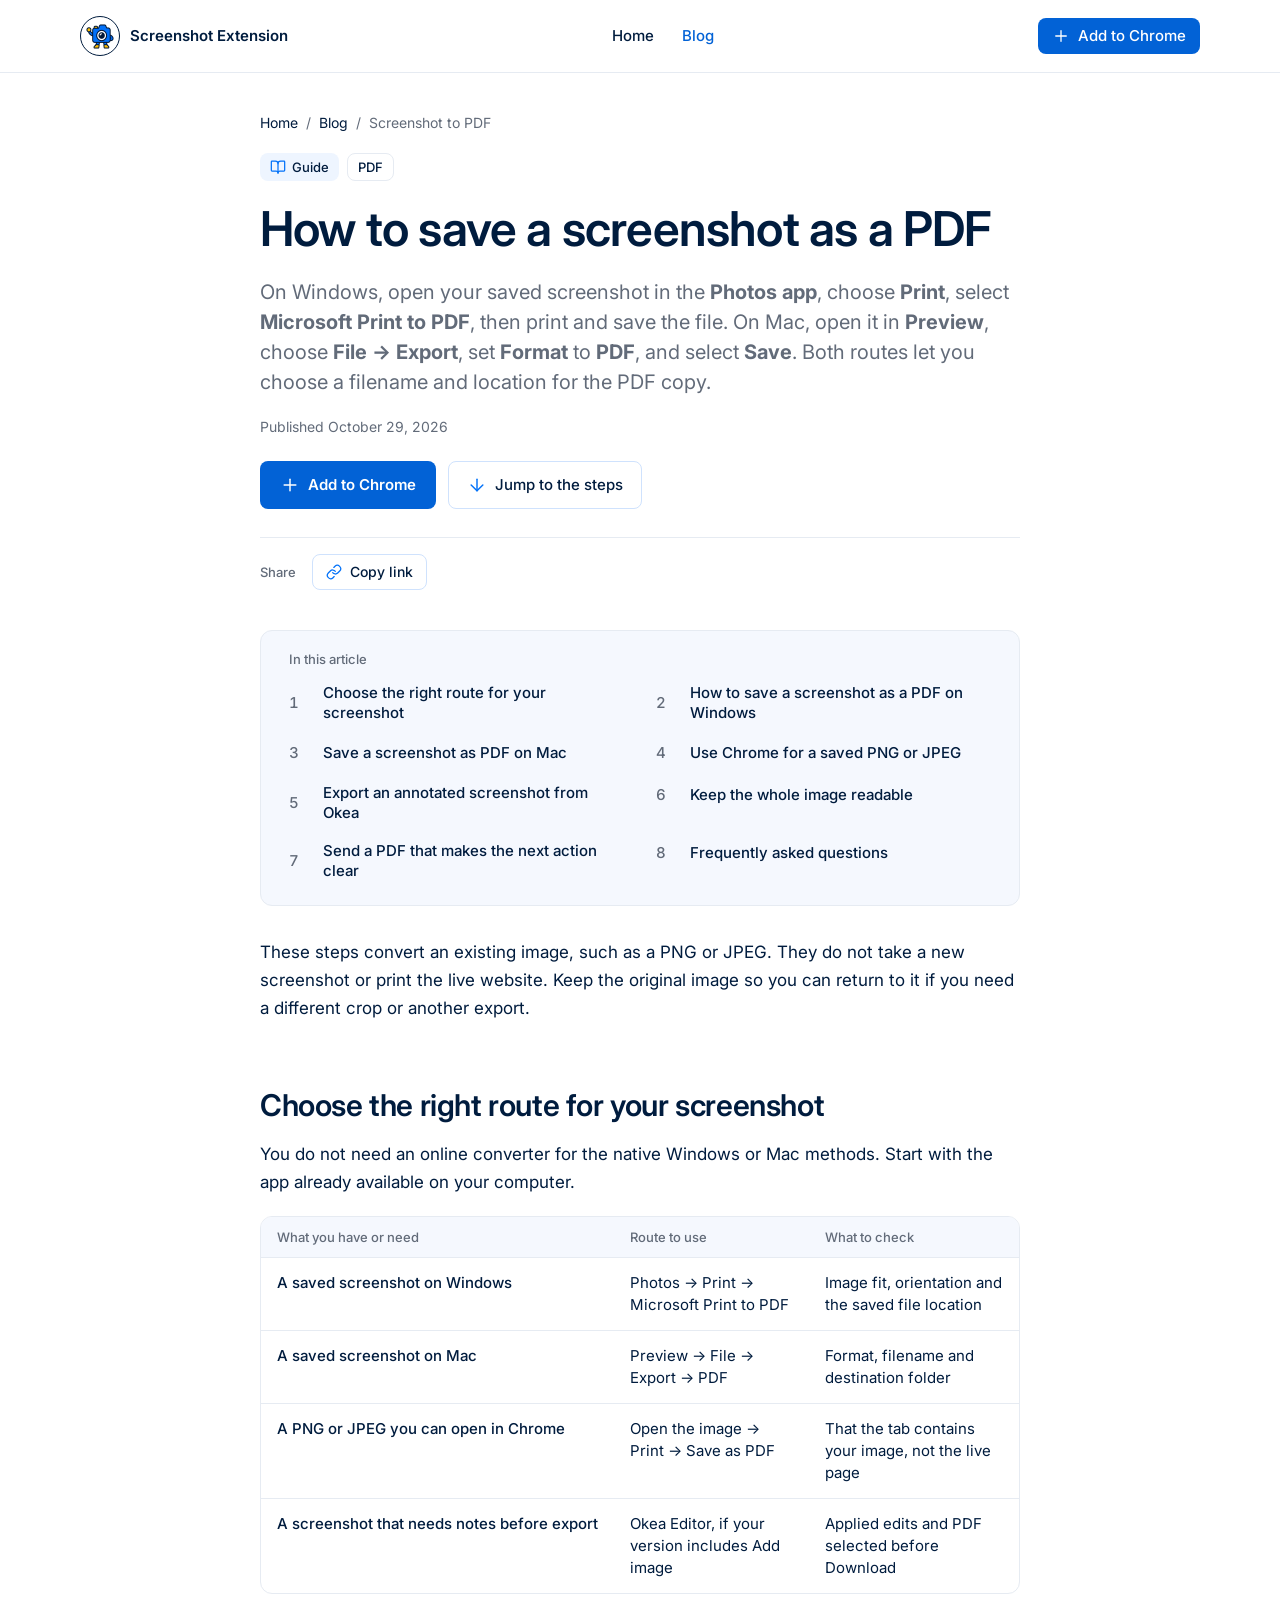
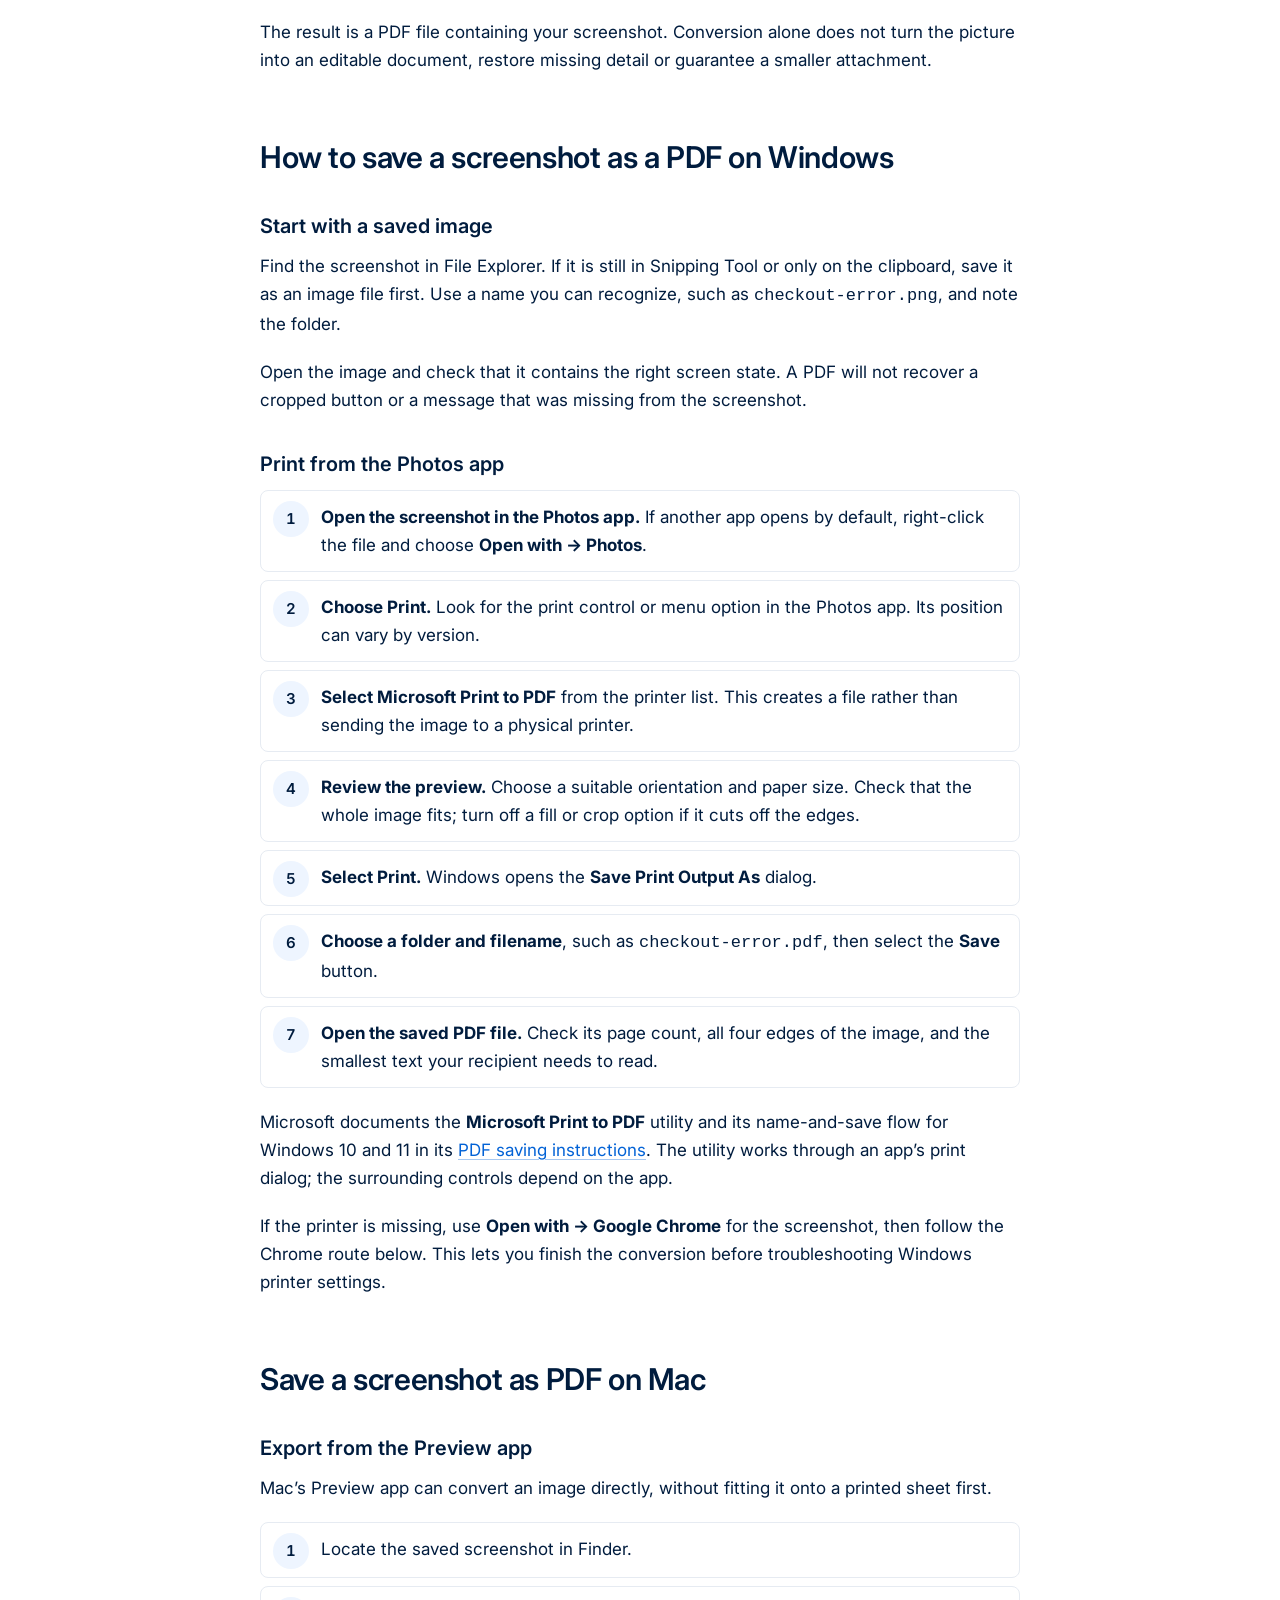
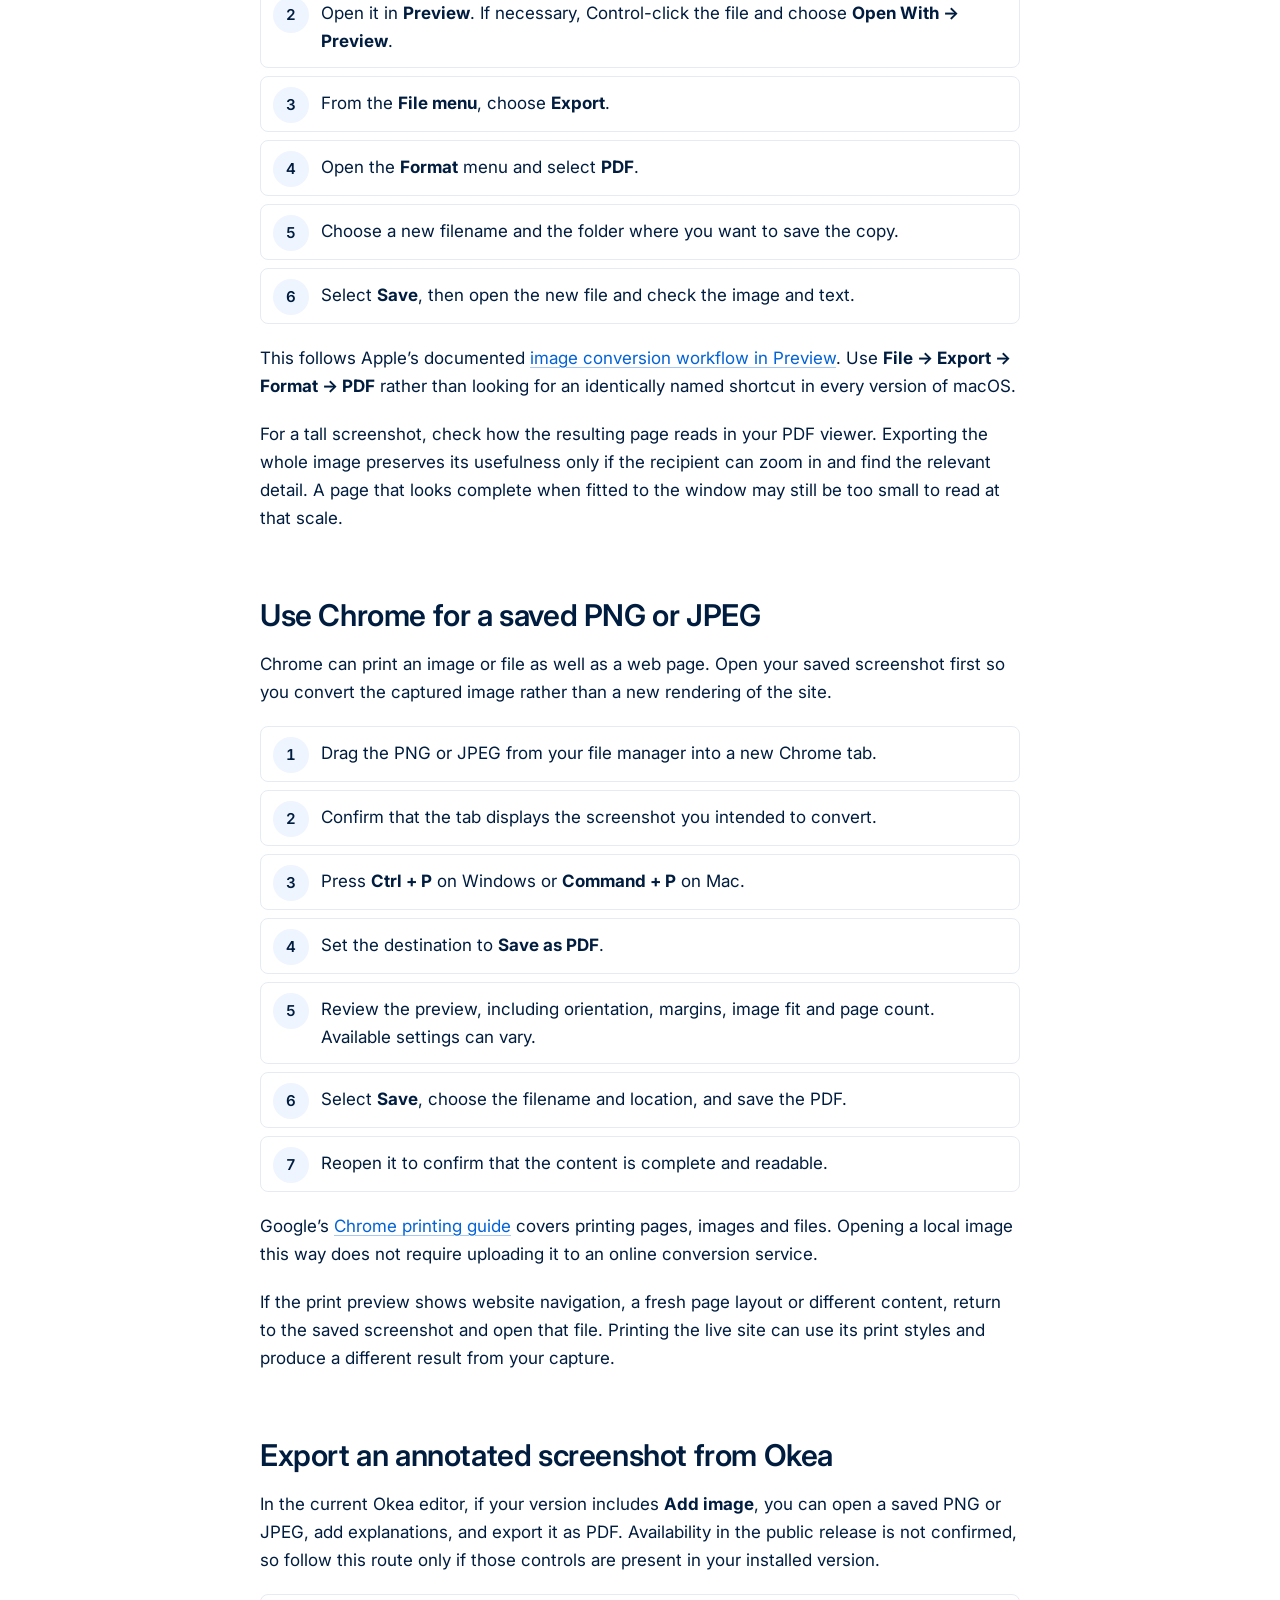
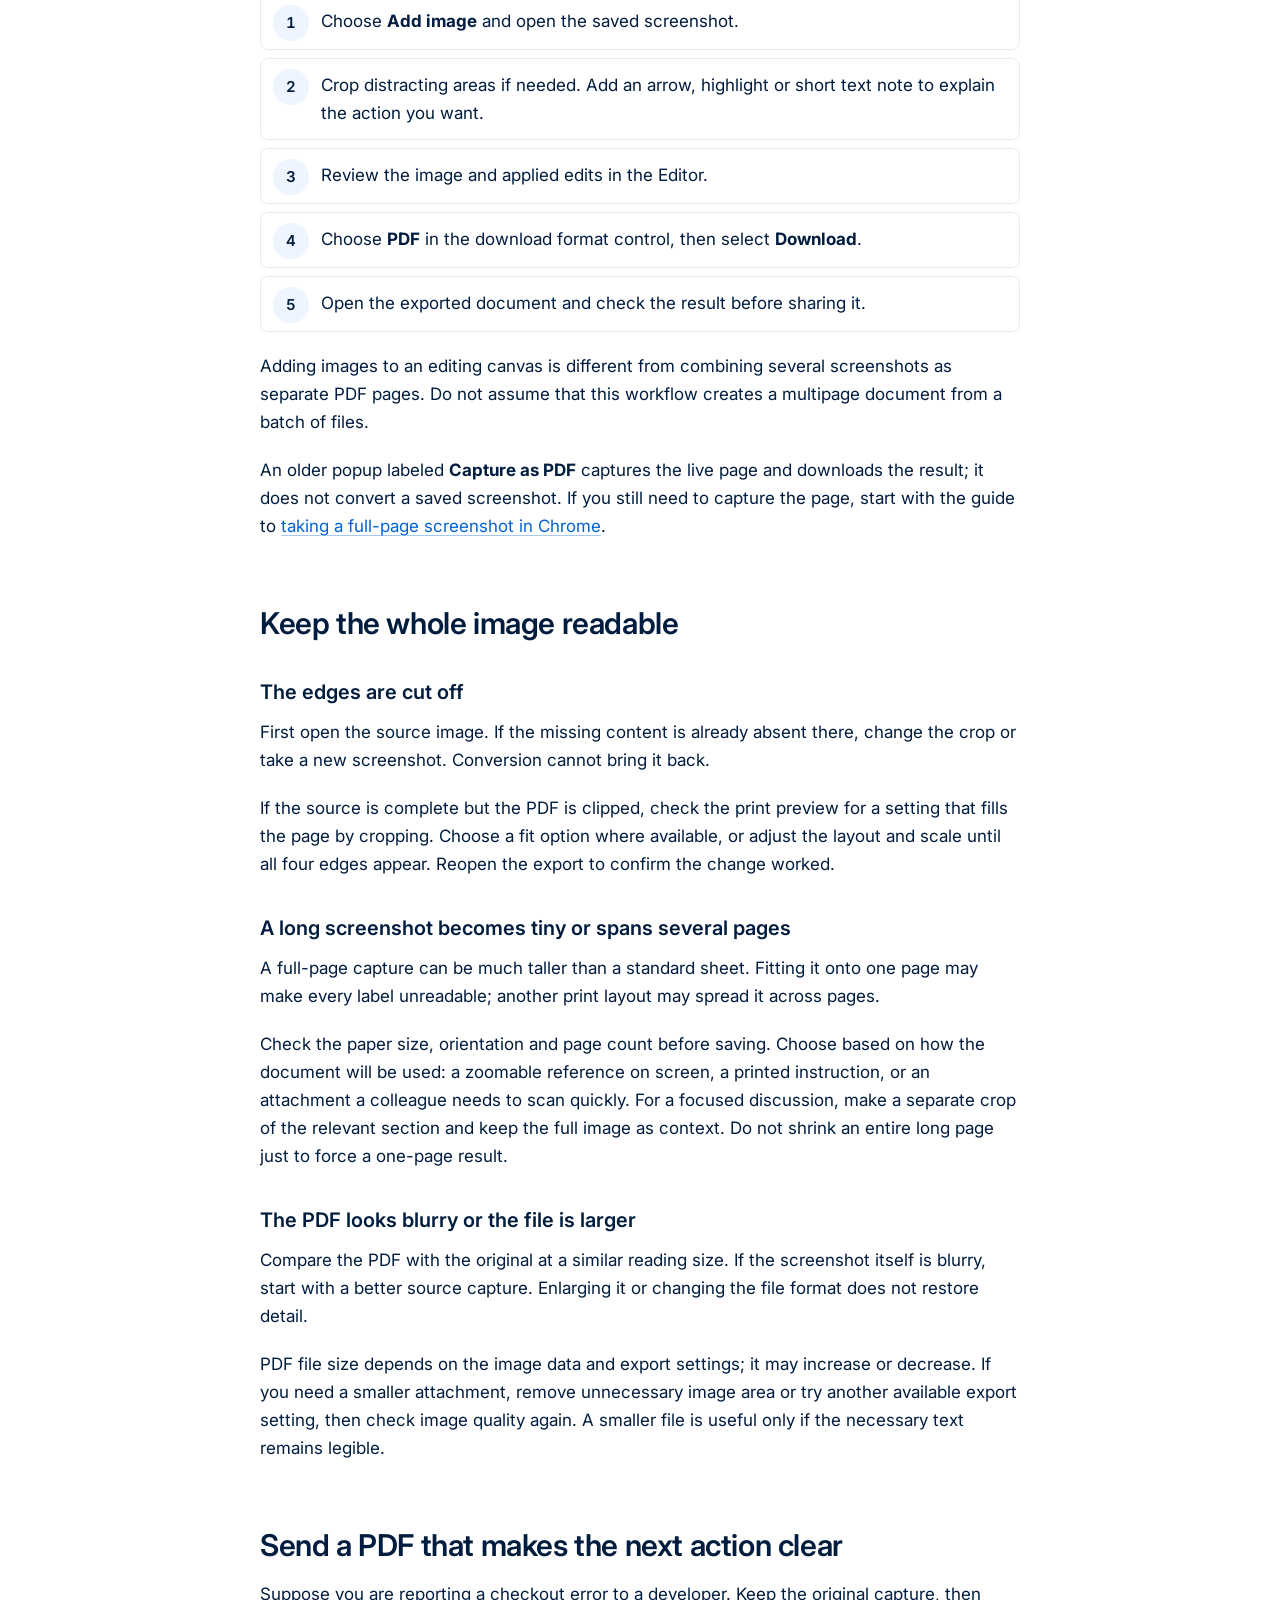
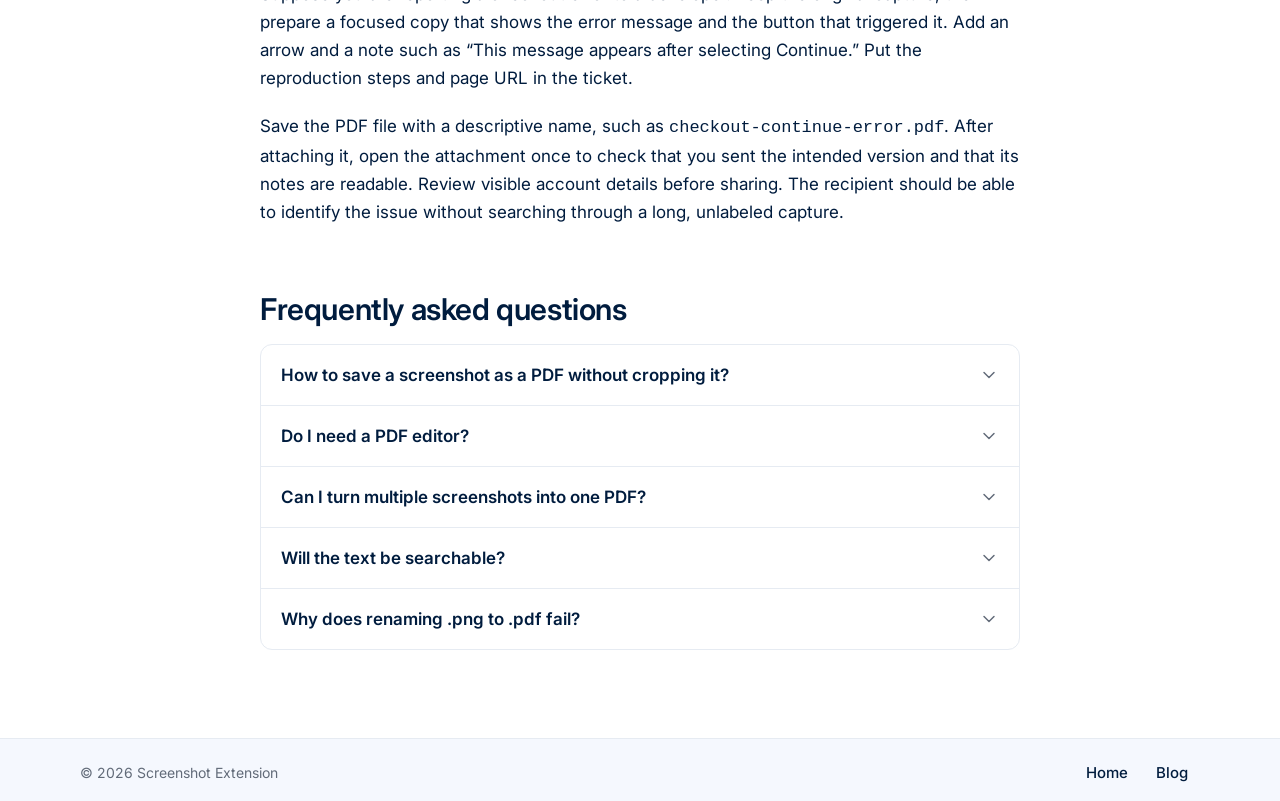
<file: blog/how-to-save-a-screenshot-as-a-pdf/index.html>
<!doctype html>
<html lang="en-US">
<head>
<meta charset="utf-8">
<meta name="viewport" content="width=device-width, initial-scale=1">
<title>How to save a screenshot as a PDF: Windows, Mac &amp; Chrome</title>
<meta name="description" content="Learn how to save a screenshot as a PDF on Windows, Mac, or Chrome. Keep long captures readable and avoid cropped edges. A Screenshot Extension guide.">
<link rel="canonical" href="https://screenshot-extension.com/blog/how-to-save-a-screenshot-as-a-pdf/">
<meta property="og:type" content="article">
<meta property="og:title" content="How to save a screenshot as a PDF: Windows, Mac &amp; Chrome">
<meta property="og:description" content="Learn how to save a screenshot as a PDF on Windows, Mac, or Chrome. Keep long captures readable and avoid cropped edges. A Screenshot Extension guide.">
<meta property="og:url" content="https://screenshot-extension.com/blog/how-to-save-a-screenshot-as-a-pdf/">
<link rel="preconnect" href="https://fonts.googleapis.com">
<link rel="preconnect" href="https://fonts.gstatic.com" crossorigin>
<link rel="stylesheet" href="https://fonts.googleapis.com/css2?family=Inter:wght@400;500;600&amp;display=swap">
<link rel="stylesheet" href="/article-template/styles.css">
<script src="/article-template/script.js" defer></script>
<script type="application/ld+json">[{"@context":"https://schema.org","@type":"Article","headline":"How to save a screenshot as a PDF","description":"Learn how to save a screenshot as a PDF on Windows, Mac, or Chrome. Keep long captures readable and avoid cropped edges. A Screenshot Extension guide.","datePublished":"2026-10-29","mainEntityOfPage":"https://screenshot-extension.com/blog/how-to-save-a-screenshot-as-a-pdf/","inLanguage":"en-US","publisher":{"@type":"Organization","name":"Screenshot Extension","url":"https://screenshot-extension.com/"}},{"@context":"https://schema.org","@type":"BreadcrumbList","itemListElement":[{"@type":"ListItem","position":1,"name":"Home","item":"https://screenshot-extension.com/"},{"@type":"ListItem","position":2,"name":"Blog","item":"https://screenshot-extension.com/blog/"},{"@type":"ListItem","position":3,"name":"How to save a screenshot as a PDF","item":"https://screenshot-extension.com/blog/how-to-save-a-screenshot-as-a-pdf/"}]}]</script>
</head>
<body>
<div style="width:100%;background:#FFFFFF;">
<!-- ============ SITE HEADER ============ -->
<header style="border-bottom: 1px solid #E6EBF2; background: #FFFFFF;">
 <div class="wrap" style="height: 72px; display: flex; align-items: center; justify-content: space-between; gap: 16px;">
  <a href="/" style="display: flex; align-items: center; gap: 10px;" aria-label="Screenshot Extension home">
   <span style="width: 40px; height: 40px; flex-shrink: 0; display: grid; place-items: center; border: 1px solid #001C3E; border-radius: 50%; box-sizing: border-box;"><img src="/article-template/assets/mascot.png" alt="" style="width: 28px; height: 25px; object-fit: contain; display: block;"></span>
   <span class="hide-sm" style="font-weight: 600; font-size: 15px; line-height: 20px; color: #001C3E; white-space: nowrap;">Screenshot Extension</span>
  </a>
  <nav aria-label="Site" style="display: flex; align-items: center; gap: 4px;">
   <a class="nav-link hide-sm" href="/">Home</a>
   <a class="nav-link" href="/blog/" style="color: #0262D6;">Blog</a>
  </nav>
  <a class="btn-primary sm" href="https://chromewebstore.google.com/detail/screenshot-extension/mfinafjkbligcjbccappofiadgelfnbb?hl=en">
   <svg width="18" height="18" viewBox="0 0 24 24" fill="none" stroke="currentColor" stroke-width="1.75" stroke-linecap="round" stroke-linejoin="round" aria-hidden="true"><path d="M5 12h14"></path><path d="M12 5v14"></path></svg>
   Add to Chrome
  </a>
 </div>
</header>

<main><article>
<!-- ============ TOP: HERO ============ -->
<header style="padding: 40px 0 40px;">
 <div class="wrap">
  <div class="col" style="display: flex; flex-direction: column; gap: 20px;">

   <nav aria-label="Breadcrumb"><ol style="margin:0;padding:0;list-style:none;display:flex;flex-wrap:wrap;align-items:center;gap:8px;font-size:14px;line-height:20px;color:#626B79;"><li><a href="/">Home</a></li><li aria-hidden="true">/</li><li><a href="/blog/">Blog</a></li><li aria-hidden="true">/</li><li aria-current="page">Screenshot to PDF</li></ol></nav>

   <div style="display: flex; flex-wrap: wrap; gap: 8px;">
    <span class="tag type"><svg width="16" height="16" viewBox="0 0 24 24" fill="none" stroke="#0372F9" stroke-width="1.875" stroke-linecap="round" stroke-linejoin="round" aria-hidden="true"><path d="M12 7v14"></path><path d="M3 18a1 1 0 0 1-1-1V4a1 1 0 0 1 1-1h5a4 4 0 0 1 4 4 4 4 0 0 1 4-4h5a1 1 0 0 1 1 1v13a1 1 0 0 1-1 1h-6a3 3 0 0 0-3 3 3 3 0 0 0-3-3z"></path></svg>Guide</span>
    <span class="tag cat">PDF</span>
   </div>

   <h1 data-editorial="heading" id="article-title" class="h1" style="margin: 0; font-size: 48px; line-height: 56px; font-weight: 600; letter-spacing: -0.8px; color: #001C3E; text-wrap: balance;">How to save a screenshot as a PDF</h1>

   <div data-editorial="lead" style="margin:0;font-size:20px;line-height:30px;font-weight:400;color:#626B79;"><p style="margin:0;">On Windows, open your saved screenshot in the <strong>Photos app</strong>, choose <strong>Print</strong>, select <strong>Microsoft Print to PDF</strong>, then print and save the file. On Mac, open it in <strong>Preview</strong>, choose <strong>File → Export</strong>, set <strong>Format</strong> to <strong>PDF</strong>, and select <strong>Save</strong>. Both routes let you choose a filename and location for the PDF copy.</p>
</div>

   <p class="meta" style="margin:0;">Published <time datetime="2026-10-29">October 29, 2026</time></p>

   <!-- FIXED: the two hero actions (do not restyle, reorder or remove) -->
   <div style="display: flex; flex-wrap: wrap; gap: 12px; padding-top: 4px;">
    <a class="btn-primary" href="https://chromewebstore.google.com/detail/screenshot-extension/mfinafjkbligcjbccappofiadgelfnbb?hl=en">
     <svg width="20" height="20" viewBox="0 0 24 24" fill="none" stroke="currentColor" stroke-width="1.75" stroke-linecap="round" stroke-linejoin="round" aria-hidden="true"><path d="M5 12h14"></path><path d="M12 5v14"></path></svg>
     Add to Chrome
    </a>
    <a class="btn-quiet" href="#steps">
     <svg width="20" height="20" viewBox="0 0 24 24" fill="none" stroke="#0372F9" stroke-width="1.75" stroke-linecap="round" stroke-linejoin="round" aria-hidden="true"><path d="M12 5v14"></path><path d="m19 12-7 7-7-7"></path></svg>
     Jump to the steps
    </a>
   </div>

   <!-- Share panel -->
   <div role="group" aria-label="Share this article" style="display: flex; flex-wrap: wrap; align-items: center; gap: 8px; padding-top: 16px; border-top: 1px solid #E6EBF2; margin-top: 8px;">
    <span style="font-size: 13px; line-height: 16px; font-weight: 500; color: #626B79; margin-right: 4px;">Share</span>
    <button class="btn-quiet sm" type="button" id="copy-link" style="margin-left: 4px;">
     <svg class="ic-copy" width="16" height="16" viewBox="0 0 24 24" fill="none" stroke="#0372F9" stroke-width="1.875" stroke-linecap="round" stroke-linejoin="round" aria-hidden="true"><path d="M10 13a5 5 0 0 0 7.54.54l3-3a5 5 0 0 0-7.07-7.07l-1.72 1.71"></path><path d="M14 11a5 5 0 0 0-7.54-.54l-3 3a5 5 0 0 0 7.07 7.07l1.71-1.71"></path></svg>
     <svg class="ic-done" hidden width="16" height="16" viewBox="0 0 24 24" fill="none" stroke="#0372F9" stroke-width="1.875" stroke-linecap="round" stroke-linejoin="round" aria-hidden="true"><path d="M20 6 9 17l-5-5"></path></svg>
     <span class="copy-label" aria-live="polite">Copy link</span>
    </button>
   </div>
  </div>
 </div>
</header>

<div class="wrap"><div class="col"><nav aria-labelledby="toc-title" style="background:#F5F8FE;border:1px solid #E6EBF2;border-radius:12px;padding:20px 16px 16px;"><h2 id="toc-title" style="margin:0 12px 8px;font-size:13px;line-height:16px;font-weight:500;color:#626B79;">In this article</h2><ol style="margin:0;padding:0;list-style:none;display:grid;grid-template-columns:repeat(auto-fit,minmax(280px,1fr));gap:2px 8px;"><li><a class="toc-link" href="#choose-route"><span class="toc-n">1</span>Choose the right route for your screenshot</a></li><li><a class="toc-link" href="#steps"><span class="toc-n">2</span>How to save a screenshot as a PDF on Windows</a></li><li><a class="toc-link" href="#mac"><span class="toc-n">3</span>Save a screenshot as PDF on Mac</a></li><li><a class="toc-link" href="#chrome"><span class="toc-n">4</span>Use Chrome for a saved PNG or JPEG</a></li><li><a class="toc-link" href="#okea"><span class="toc-n">5</span>Export an annotated screenshot from Okea</a></li><li><a class="toc-link" href="#readability"><span class="toc-n">6</span>Keep the whole image readable</a></li><li><a class="toc-link" href="#send"><span class="toc-n">7</span>Send a PDF that makes the next action clear</a></li><li><a class="toc-link" href="#faq"><span class="toc-n">8</span>Frequently asked questions</a></li></ol></nav></div></div>
<div class="wrap" style="padding-top:32px;padding-bottom:64px;"><div class="col prose" data-editorial="body">
<p>These steps convert an existing image, such as a PNG or JPEG. They do not take a new screenshot or print the live website. Keep the original image so you can return to it if you need a different crop or another export.</p>
<h2 id="choose-route">Choose the right route for your screenshot</h2>
<p>You do not need an online converter for the native Windows or Mac methods. Start with the app already available on your computer.</p>
<div class="tbl-box"><table class="tbl">
<thead>
<tr>
<th>What you have or need</th>
<th>Route to use</th>
<th>What to check</th>
</tr>
</thead>
<tbody><tr>
<td>A saved screenshot on Windows</td>
<td>Photos → Print → Microsoft Print to PDF</td>
<td>Image fit, orientation and the saved file location</td>
</tr>
<tr>
<td>A saved screenshot on Mac</td>
<td>Preview → File → Export → PDF</td>
<td>Format, filename and destination folder</td>
</tr>
<tr>
<td>A PNG or JPEG you can open in Chrome</td>
<td>Open the image → Print → Save as PDF</td>
<td>That the tab contains your image, not the live page</td>
</tr>
<tr>
<td>A screenshot that needs notes before export</td>
<td>Okea Editor, if your version includes Add image</td>
<td>Applied edits and PDF selected before Download</td>
</tr>
</tbody></table></div>
<p>The result is a PDF file containing your screenshot. Conversion alone does not turn the picture into an editable document, restore missing detail or guarantee a smaller attachment.</p>
<h2 id="steps">How to save a screenshot as a PDF on Windows</h2>
<h3>Start with a saved image</h3>
<p>Find the screenshot in File Explorer. If it is still in Snipping Tool or only on the clipboard, save it as an image file first. Use a name you can recognize, such as <code>checkout-error.png</code>, and note the folder.</p>
<p>Open the image and check that it contains the right screen state. A PDF will not recover a cropped button or a message that was missing from the screenshot.</p>
<h3>Print from the Photos app</h3>
<ol class="steps">
<li><strong>Open the screenshot in the Photos app.</strong> If another app opens by default, right-click the file and choose <strong>Open with → Photos</strong>.</li>
<li><strong>Choose Print.</strong> Look for the print control or menu option in the Photos app. Its position can vary by version.</li>
<li><strong>Select Microsoft Print to PDF</strong> from the printer list. This creates a file rather than sending the image to a physical printer.</li>
<li><strong>Review the preview.</strong> Choose a suitable orientation and paper size. Check that the whole image fits; turn off a fill or crop option if it cuts off the edges.</li>
<li><strong>Select Print.</strong> Windows opens the <strong>Save Print Output As</strong> dialog.</li>
<li><strong>Choose a folder and filename</strong>, such as <code>checkout-error.pdf</code>, then select the <strong>Save</strong> button.</li>
<li><strong>Open the saved PDF file.</strong> Check its page count, all four edges of the image, and the smallest text your recipient needs to read.</li>
</ol>
<p>Microsoft documents the <strong>Microsoft Print to PDF</strong> utility and its name-and-save flow for Windows 10 and 11 in its <a class="inline" href="https://support.microsoft.com/en-us/outlook/mail/save-an-outlook-message-as-a-eml-file-a-pdf-file-or-as-a-draft">PDF saving instructions</a>. The utility works through an app’s print dialog; the surrounding controls depend on the app.</p>
<p>If the printer is missing, use <strong>Open with → Google Chrome</strong> for the screenshot, then follow the Chrome route below. This lets you finish the conversion before troubleshooting Windows printer settings.</p>
<h2 id="mac">Save a screenshot as PDF on Mac</h2>
<h3>Export from the Preview app</h3>
<p>Mac’s Preview app can convert an image directly, without fitting it onto a printed sheet first.</p>
<ol class="steps">
<li>Locate the saved screenshot in Finder.</li>
<li>Open it in <strong>Preview</strong>. If necessary, Control-click the file and choose <strong>Open With → Preview</strong>.</li>
<li>From the <strong>File menu</strong>, choose <strong>Export</strong>.</li>
<li>Open the <strong>Format</strong> menu and select <strong>PDF</strong>.</li>
<li>Choose a new filename and the folder where you want to save the copy.</li>
<li>Select <strong>Save</strong>, then open the new file and check the image and text.</li>
</ol>
<p>This follows Apple’s documented <a class="inline" href="https://support.apple.com/guide/preview/convert-image-file-types-prvw1012/mac">image conversion workflow in Preview</a>. Use <strong>File → Export → Format → PDF</strong> rather than looking for an identically named shortcut in every version of macOS.</p>
<p>For a tall screenshot, check how the resulting page reads in your PDF viewer. Exporting the whole image preserves its usefulness only if the recipient can zoom in and find the relevant detail. A page that looks complete when fitted to the window may still be too small to read at that scale.</p>
<h2 id="chrome">Use Chrome for a saved PNG or JPEG</h2>
<p>Chrome can print an image or file as well as a web page. Open your saved screenshot first so you convert the captured image rather than a new rendering of the site.</p>
<ol class="steps">
<li>Drag the PNG or JPEG from your file manager into a new Chrome tab.</li>
<li>Confirm that the tab displays the screenshot you intended to convert.</li>
<li>Press <strong>Ctrl + P</strong> on Windows or <strong>Command + P</strong> on Mac.</li>
<li>Set the destination to <strong>Save as PDF</strong>.</li>
<li>Review the preview, including orientation, margins, image fit and page count. Available settings can vary.</li>
<li>Select <strong>Save</strong>, choose the filename and location, and save the PDF.</li>
<li>Reopen it to confirm that the content is complete and readable.</li>
</ol>
<p>Google’s <a class="inline" href="https://support.google.com/chrome/answer/1069693?hl=en">Chrome printing guide</a> covers printing pages, images and files. Opening a local image this way does not require uploading it to an online conversion service.</p>
<p>If the print preview shows website navigation, a fresh page layout or different content, return to the saved screenshot and open that file. Printing the live site can use its print styles and produce a different result from your capture.</p>
<h2 id="okea">Export an annotated screenshot from Okea</h2>
<p>In the current Okea editor, if your version includes <strong>Add image</strong>, you can open a saved PNG or JPEG, add explanations, and export it as PDF. Availability in the public release is not confirmed, so follow this route only if those controls are present in your installed version.</p>
<ol class="steps">
<li>Choose <strong>Add image</strong> and open the saved screenshot.</li>
<li>Crop distracting areas if needed. Add an arrow, highlight or short text note to explain the action you want.</li>
<li>Review the image and applied edits in the Editor.</li>
<li>Choose <strong>PDF</strong> in the download format control, then select <strong>Download</strong>.</li>
<li>Open the exported document and check the result before sharing it.</li>
</ol>
<p>Adding images to an editing canvas is different from combining several screenshots as separate PDF pages. Do not assume that this workflow creates a multipage document from a batch of files.</p>
<p>An older popup labeled <strong>Capture as PDF</strong> captures the live page and downloads the result; it does not convert a saved screenshot. If you still need to capture the page, start with the guide to <a class="inline" href="https://screenshot-extension.com/blog/how-to-take-full-page-screenshot-in-chrome/">taking a full-page screenshot in Chrome</a>.</p>
<h2 id="readability">Keep the whole image readable</h2>
<h3>The edges are cut off</h3>
<p>First open the source image. If the missing content is already absent there, change the crop or take a new screenshot. Conversion cannot bring it back.</p>
<p>If the source is complete but the PDF is clipped, check the print preview for a setting that fills the page by cropping. Choose a fit option where available, or adjust the layout and scale until all four edges appear. Reopen the export to confirm the change worked.</p>
<h3>A long screenshot becomes tiny or spans several pages</h3>
<p>A full-page capture can be much taller than a standard sheet. Fitting it onto one page may make every label unreadable; another print layout may spread it across pages.</p>
<p>Check the paper size, orientation and page count before saving. Choose based on how the document will be used: a zoomable reference on screen, a printed instruction, or an attachment a colleague needs to scan quickly. For a focused discussion, make a separate crop of the relevant section and keep the full image as context. Do not shrink an entire long page just to force a one-page result.</p>
<h3>The PDF looks blurry or the file is larger</h3>
<p>Compare the PDF with the original at a similar reading size. If the screenshot itself is blurry, start with a better source capture. Enlarging it or changing the file format does not restore detail.</p>
<p>PDF file size depends on the image data and export settings; it may increase or decrease. If you need a smaller attachment, remove unnecessary image area or try another available export setting, then check image quality again. A smaller file is useful only if the necessary text remains legible.</p>
<h2 id="send">Send a PDF that makes the next action clear</h2>
<p>Suppose you are reporting a checkout error to a developer. Keep the original capture, then prepare a focused copy that shows the error message and the button that triggered it. Add an arrow and a note such as “This message appears after selecting Continue.” Put the reproduction steps and page URL in the ticket.</p>
<p>Save the PDF file with a descriptive name, such as <code>checkout-continue-error.pdf</code>. After attaching it, open the attachment once to check that you sent the intended version and that its notes are readable. Review visible account details before sharing. The recipient should be able to identify the issue without searching through a long, unlabeled capture.</p>
<h2 id="faq">Frequently asked questions</h2>
<div class="faq">
<details><summary><h3 style="margin:0;font:inherit;">How to save a screenshot as a PDF without cropping it?</h3><svg class="chev" width="20" height="20" viewBox="0 0 24 24" fill="none" stroke="currentColor" stroke-width="1.75" stroke-linecap="round" stroke-linejoin="round" aria-hidden="true"><path d="m6 9 6 6 6-6"></path></svg></summary><div class="ans"><p>Start with a complete source image. In a print dialog, review the preview and use a fit setting rather than one that fills the page by cutting off edges. Check orientation and scale, then open the saved PDF to verify the result. On Mac, Preview’s <strong>File → Export → PDF</strong> route converts the image without a print-layout step.</p></div></details>
<details><summary><h3 style="margin:0;font:inherit;">Do I need a PDF editor?</h3><svg class="chev" width="20" height="20" viewBox="0 0 24 24" fill="none" stroke="currentColor" stroke-width="1.75" stroke-linecap="round" stroke-linejoin="round" aria-hidden="true"><path d="m6 9 6 6 6-6"></path></svg></summary><div class="ans"><p>No. Windows can create the PDF through <strong>Microsoft Print to PDF</strong>, and Mac Preview can export the image as PDF. Use an editor when you need changes such as annotations or a focused crop before sharing.</p></div></details>
<details><summary><h3 style="margin:0;font:inherit;">Can I turn multiple screenshots into one PDF?</h3><svg class="chev" width="20" height="20" viewBox="0 0 24 24" fill="none" stroke="currentColor" stroke-width="1.75" stroke-linecap="round" stroke-linejoin="round" aria-hidden="true"><path d="m6 9 6 6 6-6"></path></svg></summary><div class="ans"><p>Yes, with a tool that supports combining images or PDF pages. The steps above cover a single screenshot. For several files, check page order, orientation and readability in the combining tool before saving; adding images to one canvas does not necessarily create separate pages.</p></div></details>
<details><summary><h3 style="margin:0;font:inherit;">Will the text be searchable?</h3><svg class="chev" width="20" height="20" viewBox="0 0 24 24" fill="none" stroke="currentColor" stroke-width="1.75" stroke-linecap="round" stroke-linejoin="round" aria-hidden="true"><path d="m6 9 6 6 6-6"></path></svg></summary><div class="ans"><p>Do not assume so. A screenshot contains image data. Some tools or viewers can recognize text using OCR, but simply exporting or printing the image to PDF does not guarantee searchable or editable text. Test selection or search in the saved document if that matters to your workflow.</p></div></details>
<details><summary><h3 style="margin:0;font:inherit;">Why does renaming .png to .pdf fail?</h3><svg class="chev" width="20" height="20" viewBox="0 0 24 24" fill="none" stroke="currentColor" stroke-width="1.75" stroke-linecap="round" stroke-linejoin="round" aria-hidden="true"><path d="m6 9 6 6 6-6"></path></svg></summary><div class="ans"><p>Changing the filename extension does not convert the file’s contents. Use an export or print-to-PDF command to create an actual PDF, and keep the original screenshot under its original image extension.</p></div></details>
</div>

</div></div>
</article></main>
<footer style="border-top:1px solid #E6EBF2;background:#F5F8FE;"><div class="wrap" style="min-height:64px;display:flex;flex-wrap:wrap;align-items:center;justify-content:space-between;gap:12px;padding-top:16px;padding-bottom:16px;"><span style="font-size:14px;line-height:20px;color:#626B79;">© 2026 Screenshot Extension</span><nav aria-label="Footer" style="display:flex;gap:4px;"><a class="nav-link" href="/">Home</a><a class="nav-link" href="/blog/">Blog</a></nav></div></footer>
</div>
</body></html>
</file>
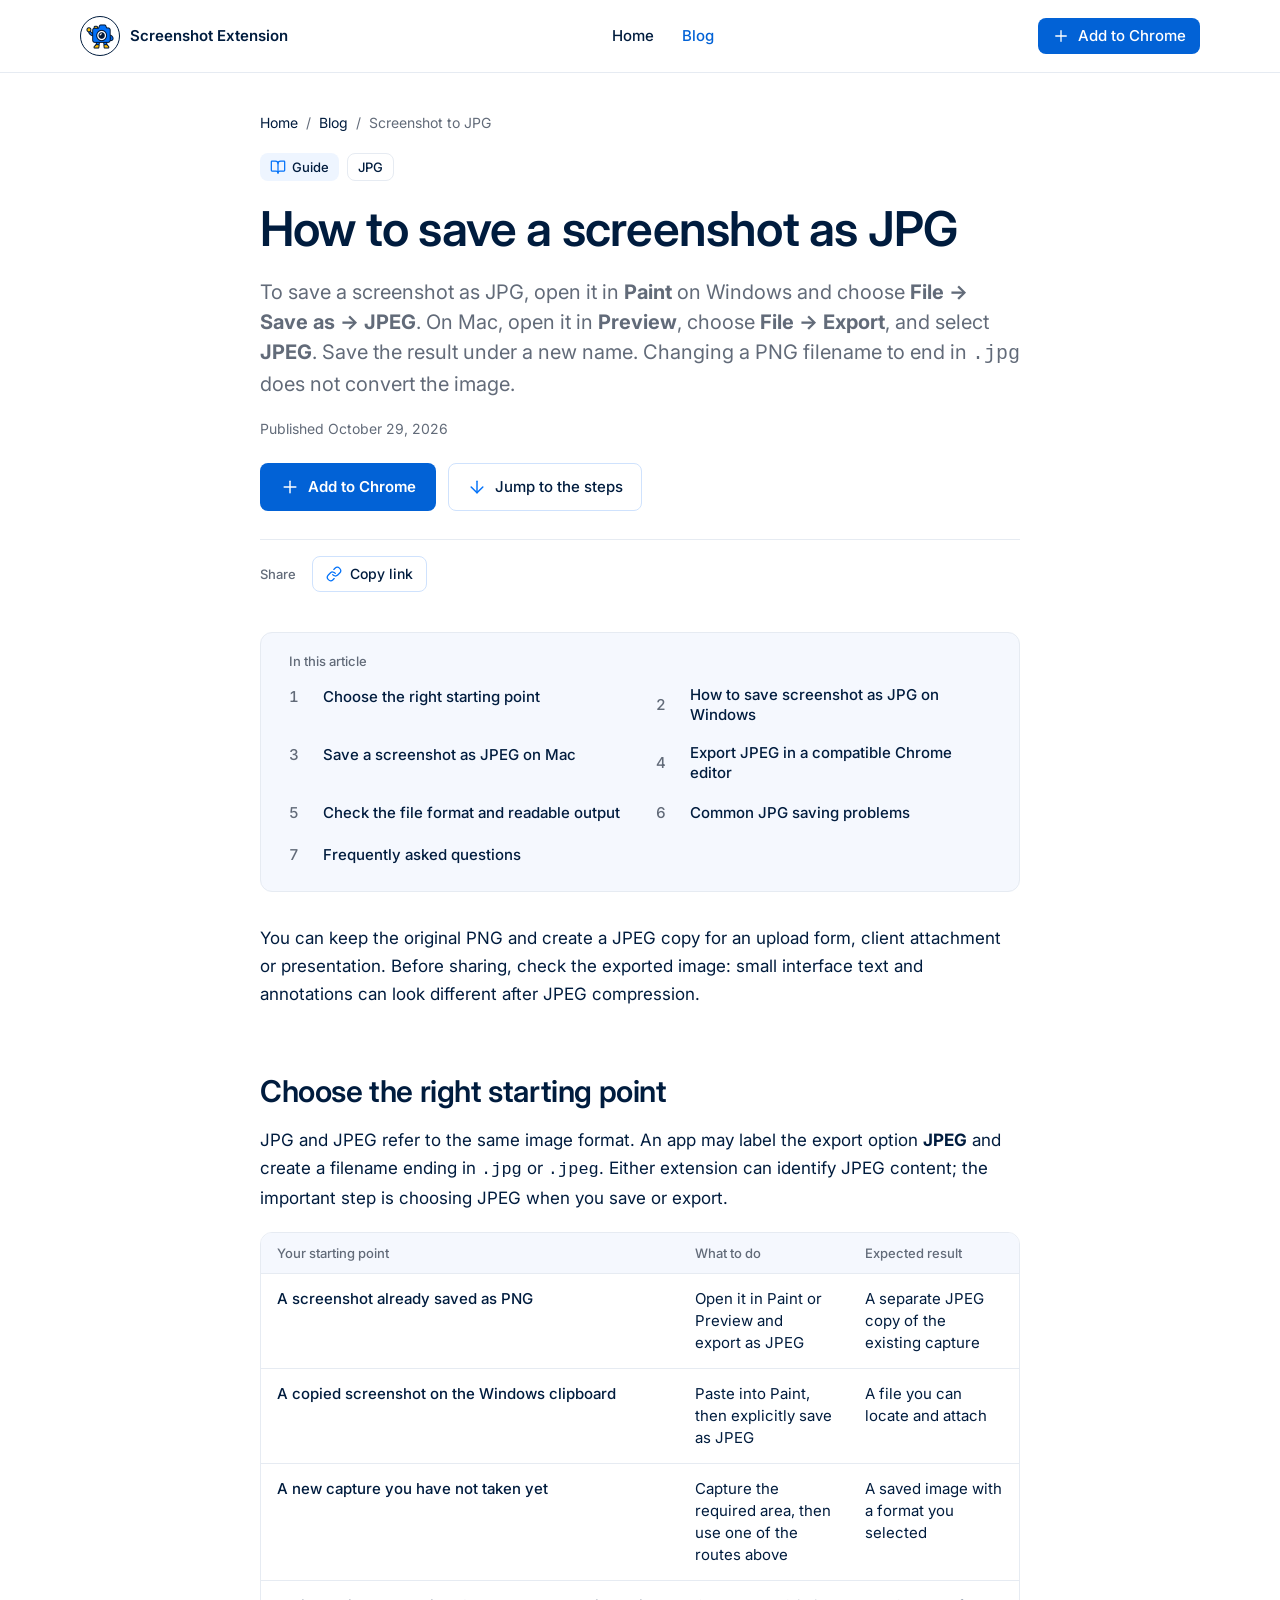
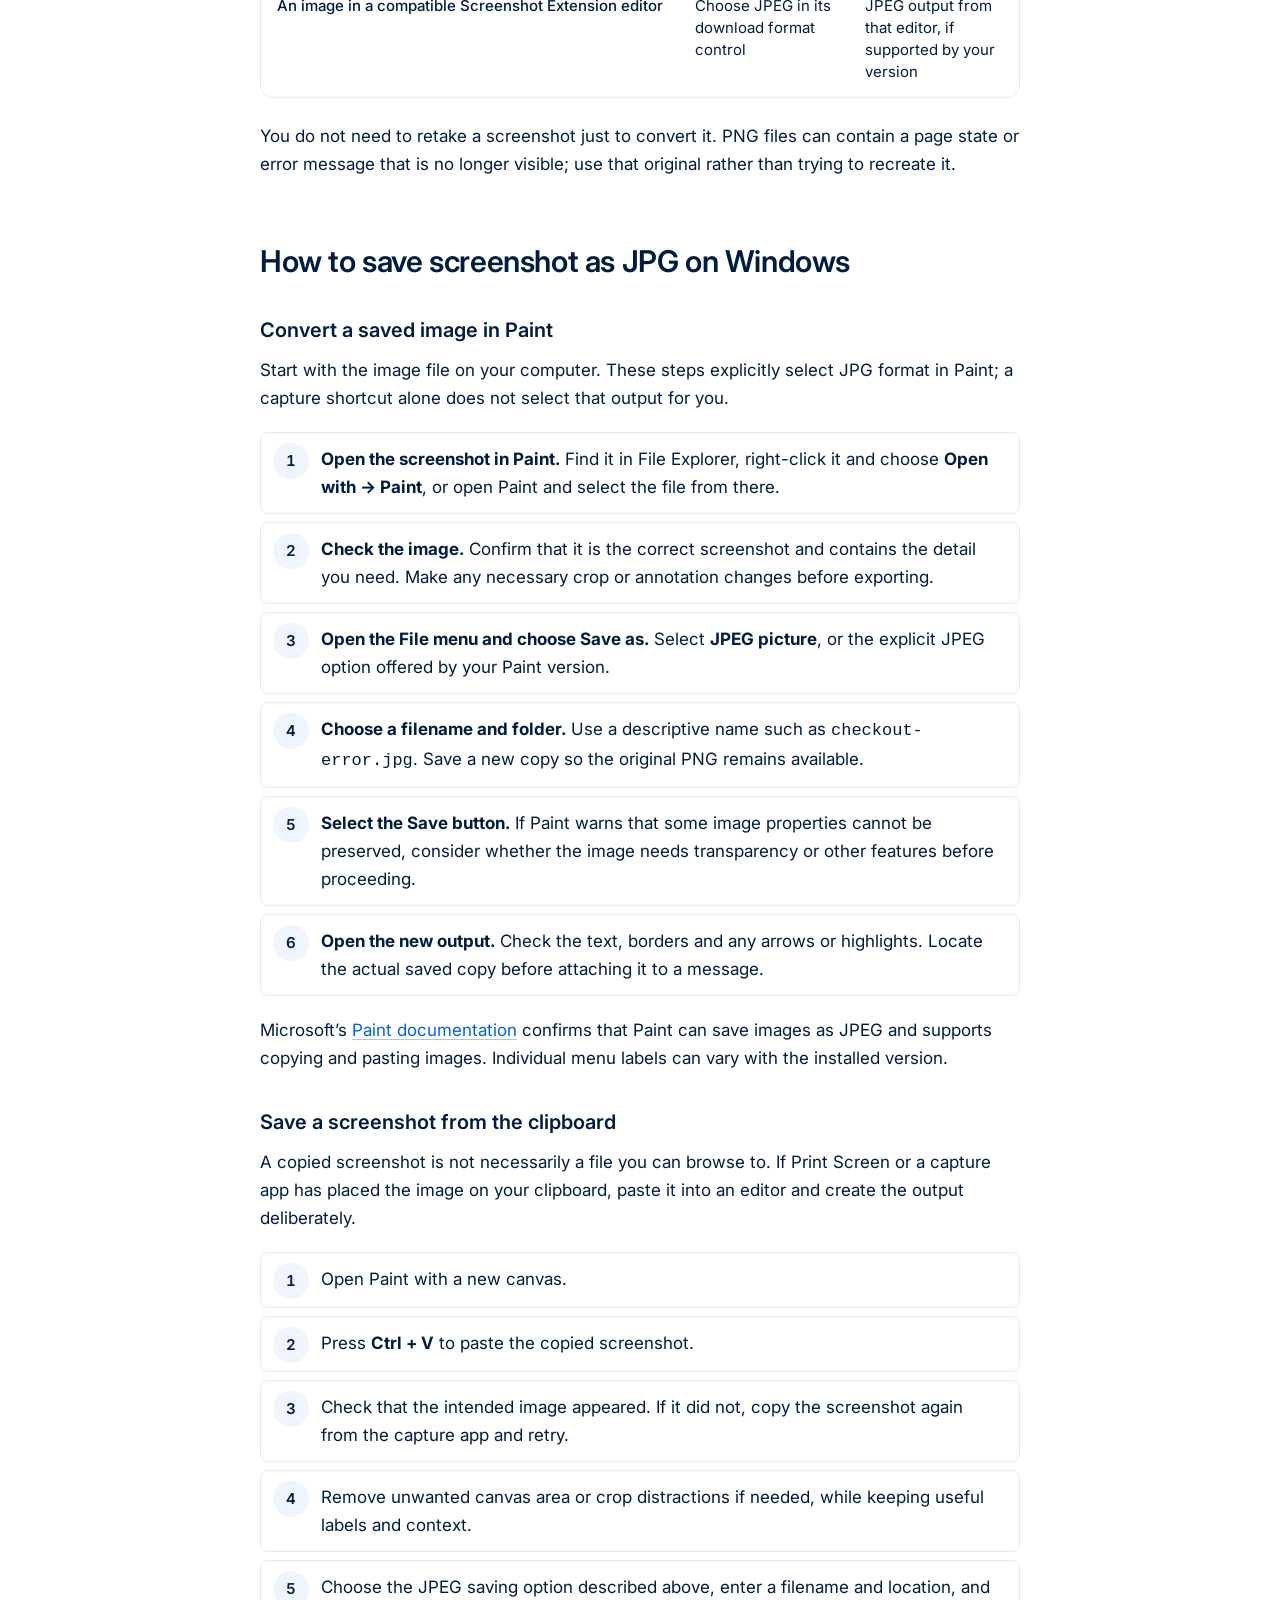
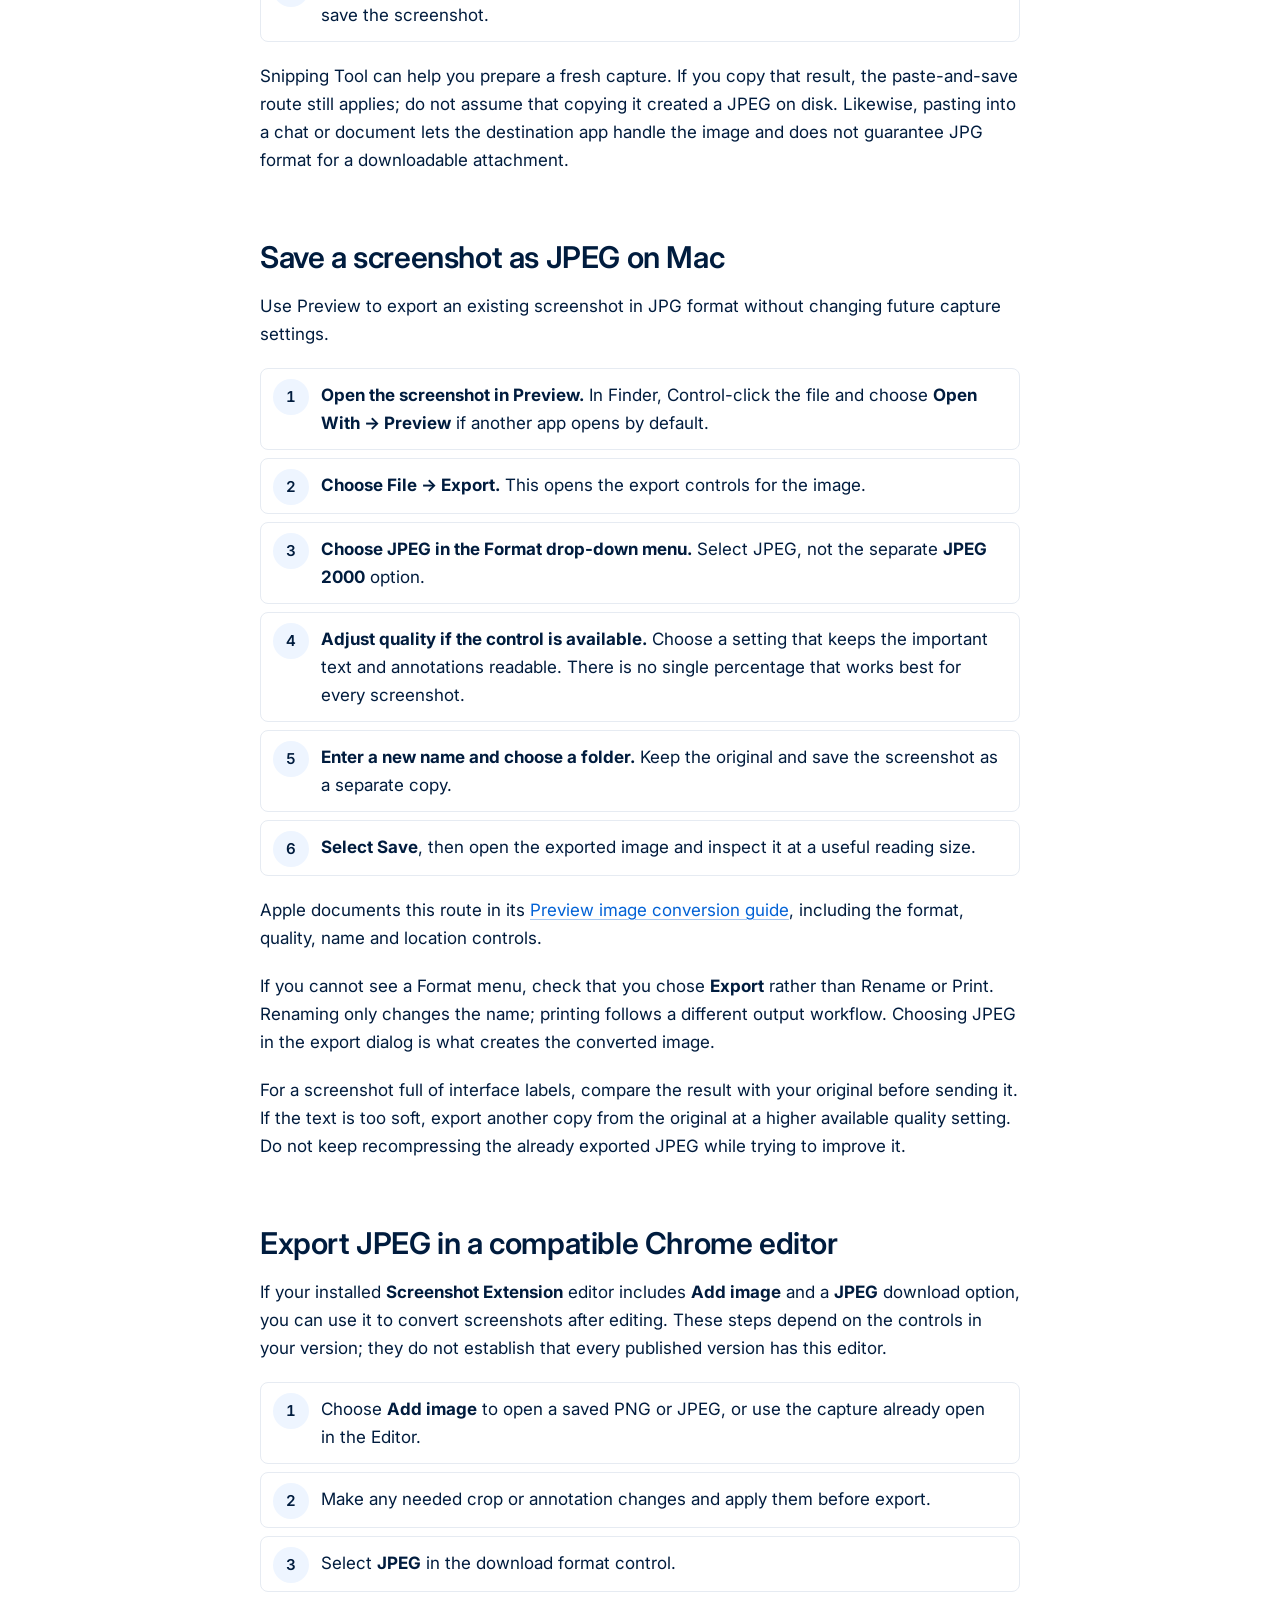
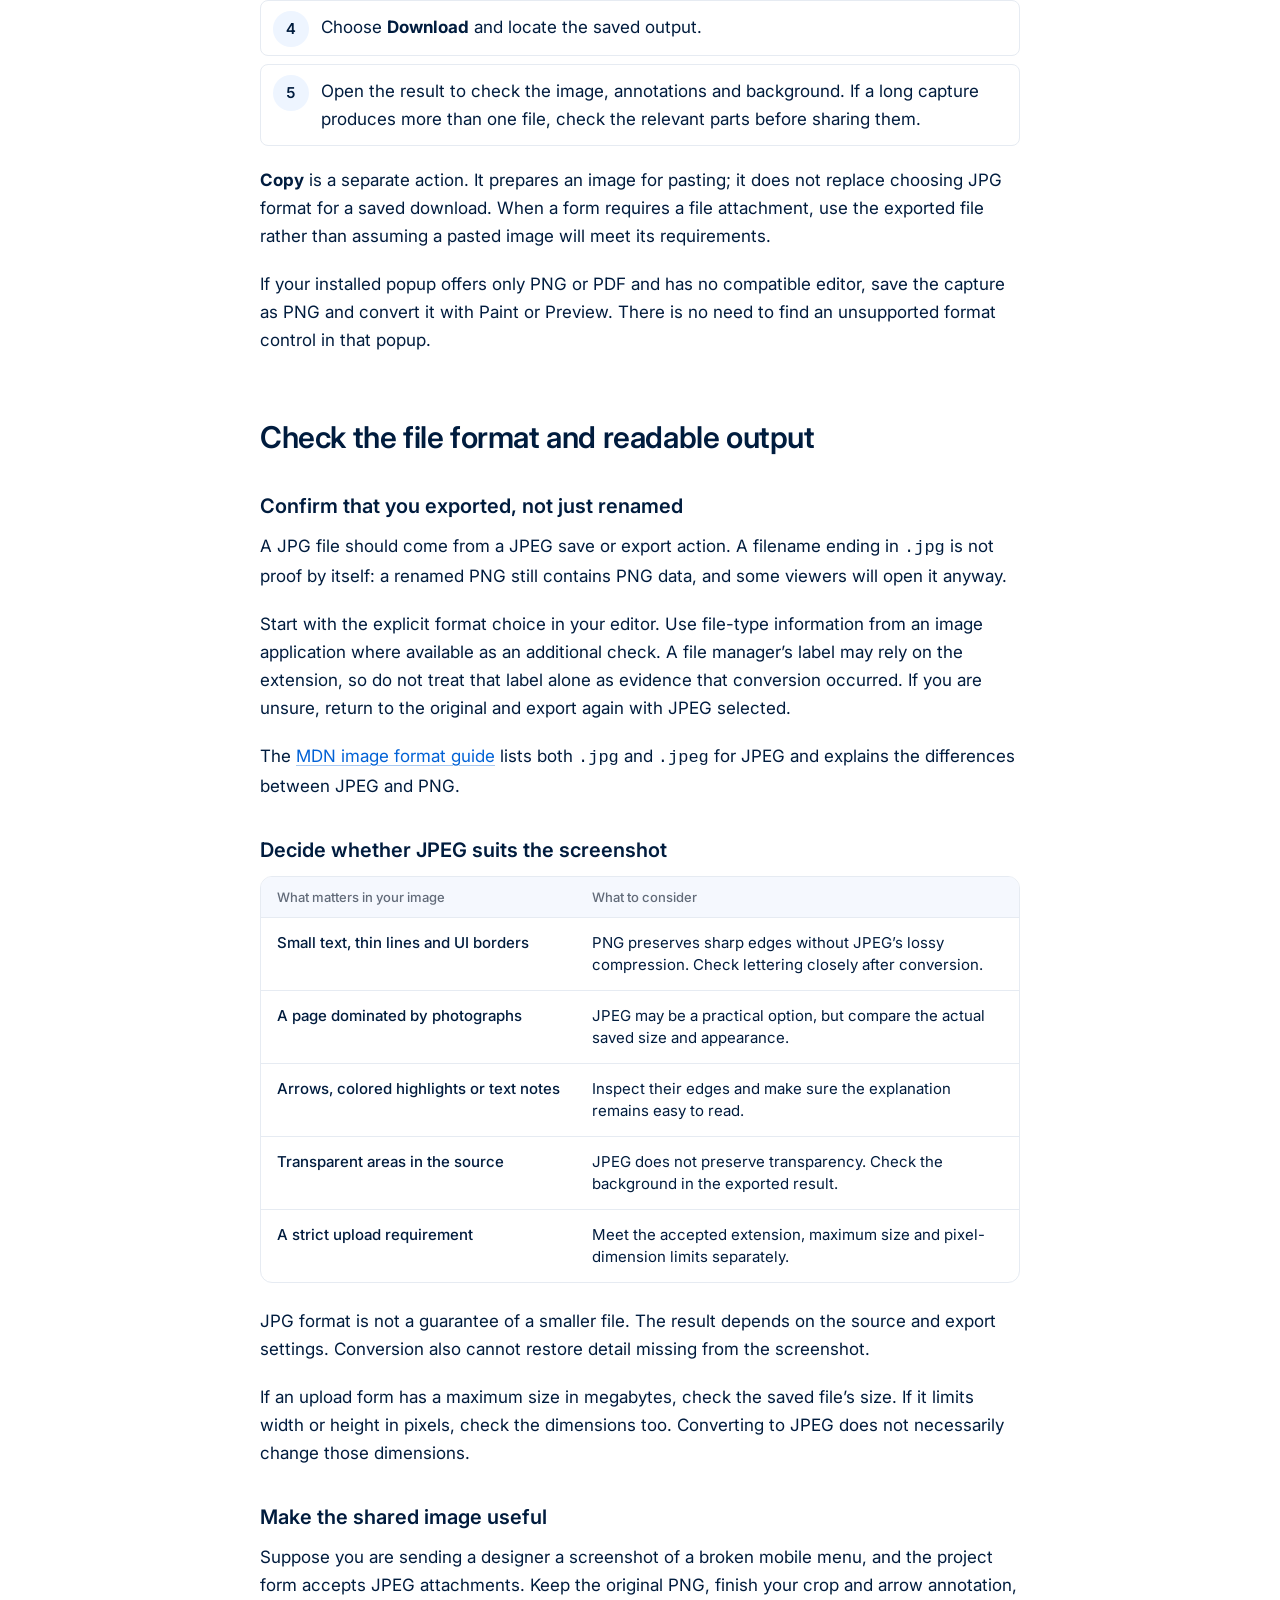
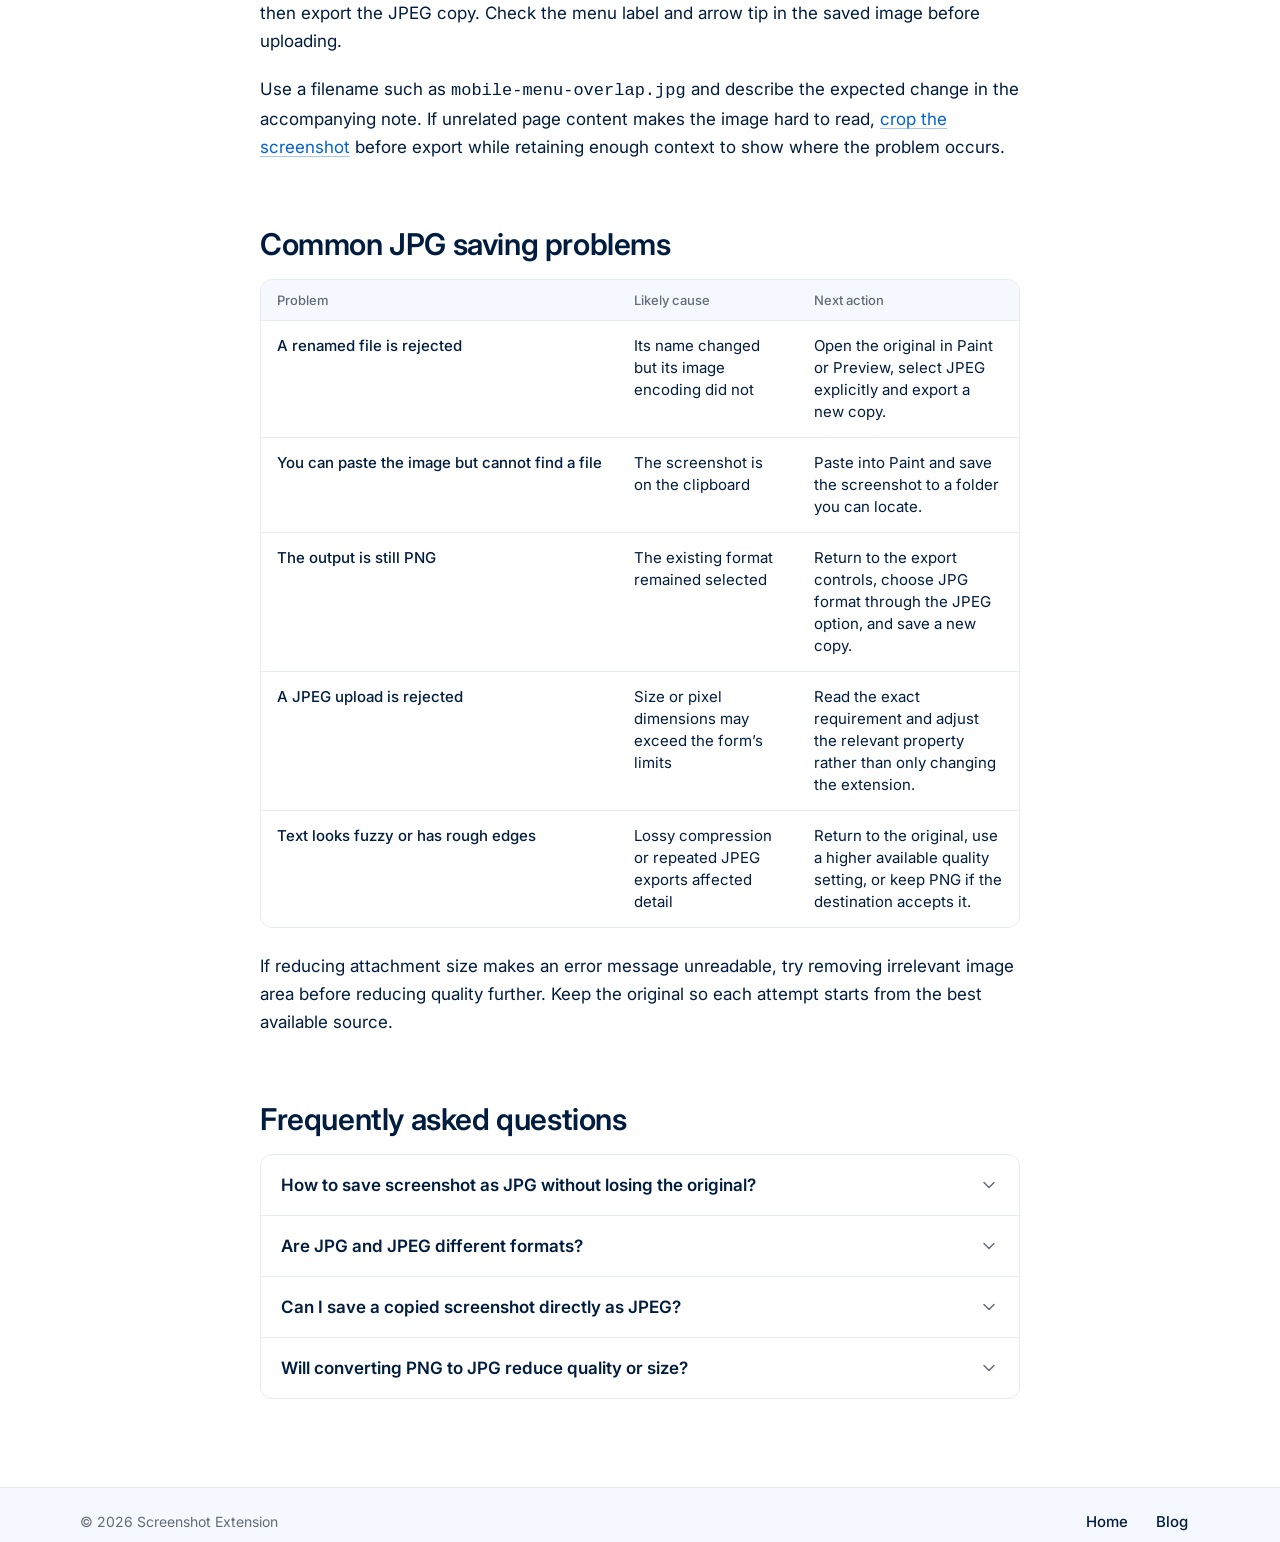
<file: blog/how-to-save-screenshot-as-jpg/index.html>
<!doctype html>
<html lang="en-US">
<head>
<meta charset="utf-8">
<meta name="viewport" content="width=device-width, initial-scale=1">
<title>How to save screenshot as JPG: Windows &amp; Mac steps</title>
<meta name="description" content="Learn how to save screenshot as JPG with Paint or Preview, convert an existing PNG, and check JPEG output in compatible Screenshot Extension editors.">
<link rel="canonical" href="https://screenshot-extension.com/blog/how-to-save-screenshot-as-jpg/">
<meta property="og:type" content="article">
<meta property="og:title" content="How to save screenshot as JPG: Windows &amp; Mac steps">
<meta property="og:description" content="Learn how to save screenshot as JPG with Paint or Preview, convert an existing PNG, and check JPEG output in compatible Screenshot Extension editors.">
<meta property="og:url" content="https://screenshot-extension.com/blog/how-to-save-screenshot-as-jpg/">
<link rel="preconnect" href="https://fonts.googleapis.com">
<link rel="preconnect" href="https://fonts.gstatic.com" crossorigin>
<link rel="stylesheet" href="https://fonts.googleapis.com/css2?family=Inter:wght@400;500;600&amp;display=swap">
<link rel="stylesheet" href="/article-template/styles.css">
<script src="/article-template/script.js" defer></script>
<script type="application/ld+json">[{"@context":"https://schema.org","@type":"Article","headline":"How to save a screenshot as JPG","description":"Learn how to save screenshot as JPG with Paint or Preview, convert an existing PNG, and check JPEG output in compatible Screenshot Extension editors.","datePublished":"2026-10-29","mainEntityOfPage":"https://screenshot-extension.com/blog/how-to-save-screenshot-as-jpg/","inLanguage":"en-US","publisher":{"@type":"Organization","name":"Screenshot Extension","url":"https://screenshot-extension.com/"}},{"@context":"https://schema.org","@type":"BreadcrumbList","itemListElement":[{"@type":"ListItem","position":1,"name":"Home","item":"https://screenshot-extension.com/"},{"@type":"ListItem","position":2,"name":"Blog","item":"https://screenshot-extension.com/blog/"},{"@type":"ListItem","position":3,"name":"How to save a screenshot as JPG","item":"https://screenshot-extension.com/blog/how-to-save-screenshot-as-jpg/"}]}]</script>
</head>
<body>
<div style="width:100%;background:#FFFFFF;">
<!-- ============ SITE HEADER ============ -->
<header style="border-bottom: 1px solid #E6EBF2; background: #FFFFFF;">
 <div class="wrap" style="height: 72px; display: flex; align-items: center; justify-content: space-between; gap: 16px;">
  <a href="/" style="display: flex; align-items: center; gap: 10px;" aria-label="Screenshot Extension home">
   <span style="width: 40px; height: 40px; flex-shrink: 0; display: grid; place-items: center; border: 1px solid #001C3E; border-radius: 50%; box-sizing: border-box;"><img src="/article-template/assets/mascot.png" alt="" style="width: 28px; height: 25px; object-fit: contain; display: block;"></span>
   <span class="hide-sm" style="font-weight: 600; font-size: 15px; line-height: 20px; color: #001C3E; white-space: nowrap;">Screenshot Extension</span>
  </a>
  <nav aria-label="Site" style="display: flex; align-items: center; gap: 4px;">
   <a class="nav-link hide-sm" href="/">Home</a>
   <a class="nav-link" href="/blog/" style="color: #0262D6;">Blog</a>
  </nav>
  <a class="btn-primary sm" href="https://chromewebstore.google.com/detail/screenshot-extension/mfinafjkbligcjbccappofiadgelfnbb?hl=en">
   <svg width="18" height="18" viewBox="0 0 24 24" fill="none" stroke="currentColor" stroke-width="1.75" stroke-linecap="round" stroke-linejoin="round" aria-hidden="true"><path d="M5 12h14"></path><path d="M12 5v14"></path></svg>
   Add to Chrome
  </a>
 </div>
</header>

<main><article>
<!-- ============ TOP: HERO ============ -->
<header style="padding: 40px 0 40px;">
 <div class="wrap">
  <div class="col" style="display: flex; flex-direction: column; gap: 20px;">

   <nav aria-label="Breadcrumb"><ol style="margin:0;padding:0;list-style:none;display:flex;flex-wrap:wrap;align-items:center;gap:8px;font-size:14px;line-height:20px;color:#626B79;"><li><a href="/">Home</a></li><li aria-hidden="true">/</li><li><a href="/blog/">Blog</a></li><li aria-hidden="true">/</li><li aria-current="page">Screenshot to JPG</li></ol></nav>

   <div style="display: flex; flex-wrap: wrap; gap: 8px;">
    <span class="tag type"><svg width="16" height="16" viewBox="0 0 24 24" fill="none" stroke="#0372F9" stroke-width="1.875" stroke-linecap="round" stroke-linejoin="round" aria-hidden="true"><path d="M12 7v14"></path><path d="M3 18a1 1 0 0 1-1-1V4a1 1 0 0 1 1-1h5a4 4 0 0 1 4 4 4 4 0 0 1 4-4h5a1 1 0 0 1 1 1v13a1 1 0 0 1-1 1h-6a3 3 0 0 0-3 3 3 3 0 0 0-3-3z"></path></svg>Guide</span>
    <span class="tag cat">JPG</span>
   </div>

   <h1 data-editorial="heading" id="article-title" class="h1" style="margin: 0; font-size: 48px; line-height: 56px; font-weight: 600; letter-spacing: -0.8px; color: #001C3E; text-wrap: balance;">How to save a screenshot as JPG</h1>

   <div data-editorial="lead" style="margin:0;font-size:20px;line-height:30px;font-weight:400;color:#626B79;"><p style="margin:0;">To save a screenshot as JPG, open it in <strong>Paint</strong> on Windows and choose <strong>File → Save as → JPEG</strong>. On Mac, open it in <strong>Preview</strong>, choose <strong>File → Export</strong>, and select <strong>JPEG</strong>. Save the result under a new name. Changing a PNG filename to end in <code>.jpg</code> does not convert the image.</p>
</div>

   <p class="meta" style="margin:0;">Published <time datetime="2026-10-29">October 29, 2026</time></p>

   <!-- FIXED: the two hero actions (do not restyle, reorder or remove) -->
   <div style="display: flex; flex-wrap: wrap; gap: 12px; padding-top: 4px;">
    <a class="btn-primary" href="https://chromewebstore.google.com/detail/screenshot-extension/mfinafjkbligcjbccappofiadgelfnbb?hl=en">
     <svg width="20" height="20" viewBox="0 0 24 24" fill="none" stroke="currentColor" stroke-width="1.75" stroke-linecap="round" stroke-linejoin="round" aria-hidden="true"><path d="M5 12h14"></path><path d="M12 5v14"></path></svg>
     Add to Chrome
    </a>
    <a class="btn-quiet" href="#steps">
     <svg width="20" height="20" viewBox="0 0 24 24" fill="none" stroke="#0372F9" stroke-width="1.75" stroke-linecap="round" stroke-linejoin="round" aria-hidden="true"><path d="M12 5v14"></path><path d="m19 12-7 7-7-7"></path></svg>
     Jump to the steps
    </a>
   </div>

   <!-- Share panel -->
   <div role="group" aria-label="Share this article" style="display: flex; flex-wrap: wrap; align-items: center; gap: 8px; padding-top: 16px; border-top: 1px solid #E6EBF2; margin-top: 8px;">
    <span style="font-size: 13px; line-height: 16px; font-weight: 500; color: #626B79; margin-right: 4px;">Share</span>
    <button class="btn-quiet sm" type="button" id="copy-link" style="margin-left: 4px;">
     <svg class="ic-copy" width="16" height="16" viewBox="0 0 24 24" fill="none" stroke="#0372F9" stroke-width="1.875" stroke-linecap="round" stroke-linejoin="round" aria-hidden="true"><path d="M10 13a5 5 0 0 0 7.54.54l3-3a5 5 0 0 0-7.07-7.07l-1.72 1.71"></path><path d="M14 11a5 5 0 0 0-7.54-.54l-3 3a5 5 0 0 0 7.07 7.07l1.71-1.71"></path></svg>
     <svg class="ic-done" hidden width="16" height="16" viewBox="0 0 24 24" fill="none" stroke="#0372F9" stroke-width="1.875" stroke-linecap="round" stroke-linejoin="round" aria-hidden="true"><path d="M20 6 9 17l-5-5"></path></svg>
     <span class="copy-label" aria-live="polite">Copy link</span>
    </button>
   </div>
  </div>
 </div>
</header>

<div class="wrap"><div class="col"><nav aria-labelledby="toc-title" style="background:#F5F8FE;border:1px solid #E6EBF2;border-radius:12px;padding:20px 16px 16px;"><h2 id="toc-title" style="margin:0 12px 8px;font-size:13px;line-height:16px;font-weight:500;color:#626B79;">In this article</h2><ol style="margin:0;padding:0;list-style:none;display:grid;grid-template-columns:repeat(auto-fit,minmax(280px,1fr));gap:2px 8px;"><li><a class="toc-link" href="#choose-route"><span class="toc-n">1</span> <span>Choose the right starting point</span></a></li><li><a class="toc-link" href="#steps"><span class="toc-n">2</span> <span>How to save screenshot as JPG on Windows</span></a></li><li><a class="toc-link" href="#mac"><span class="toc-n">3</span> <span>Save a screenshot as JPEG on Mac</span></a></li><li><a class="toc-link" href="#chrome"><span class="toc-n">4</span> <span>Export JPEG in a compatible Chrome editor</span></a></li><li><a class="toc-link" href="#output"><span class="toc-n">5</span> <span>Check the file format and readable output</span></a></li><li><a class="toc-link" href="#problems"><span class="toc-n">6</span> <span>Common JPG saving problems</span></a></li><li><a class="toc-link" href="#faq"><span class="toc-n">7</span> <span>Frequently asked questions</span></a></li></ol></nav></div></div>
<div class="wrap" style="padding-top:32px;padding-bottom:64px;"><div class="col prose" data-editorial="body">
<p>You can keep the original PNG and create a JPEG copy for an upload form, client attachment or presentation. Before sharing, check the exported image: small interface text and annotations can look different after JPEG compression.</p>
<h2 id="choose-route">Choose the right starting point</h2>
<p>JPG and JPEG refer to the same image format. An app may label the export option <strong>JPEG</strong> and create a filename ending in <code>.jpg</code> or <code>.jpeg</code>. Either extension can identify JPEG content; the important step is choosing JPEG when you save or export.</p>
<div class="tbl-box"><table class="tbl">
<thead>
<tr>
<th>Your starting point</th>
<th>What to do</th>
<th>Expected result</th>
</tr>
</thead>
<tbody><tr>
<td>A screenshot already saved as PNG</td>
<td>Open it in Paint or Preview and export as JPEG</td>
<td>A separate JPEG copy of the existing capture</td>
</tr>
<tr>
<td>A copied screenshot on the Windows clipboard</td>
<td>Paste into Paint, then explicitly save as JPEG</td>
<td>A file you can locate and attach</td>
</tr>
<tr>
<td>A new capture you have not taken yet</td>
<td>Capture the required area, then use one of the routes above</td>
<td>A saved image with a format you selected</td>
</tr>
<tr>
<td>An image in a compatible Screenshot Extension editor</td>
<td>Choose JPEG in its download format control</td>
<td>JPEG output from that editor, if supported by your version</td>
</tr>
</tbody></table></div>
<p>You do not need to retake a screenshot just to convert it. PNG files can contain a page state or error message that is no longer visible; use that original rather than trying to recreate it.</p>
<h2 id="steps">How to save screenshot as JPG on Windows</h2>
<h3>Convert a saved image in Paint</h3>
<p>Start with the image file on your computer. These steps explicitly select JPG format in Paint; a capture shortcut alone does not select that output for you.</p>
<ol class="steps">
<li><strong>Open the screenshot in Paint.</strong> Find it in File Explorer, right-click it and choose <strong>Open with → Paint</strong>, or open Paint and select the file from there.</li>
<li><strong>Check the image.</strong> Confirm that it is the correct screenshot and contains the detail you need. Make any necessary crop or annotation changes before exporting.</li>
<li><strong>Open the File menu and choose Save as.</strong> Select <strong>JPEG picture</strong>, or the explicit JPEG option offered by your Paint version.</li>
<li><strong>Choose a filename and folder.</strong> Use a descriptive name such as <code>checkout-error.jpg</code>. Save a new copy so the original PNG remains available.</li>
<li><strong>Select the Save button.</strong> If Paint warns that some image properties cannot be preserved, consider whether the image needs transparency or other features before proceeding.</li>
<li><strong>Open the new output.</strong> Check the text, borders and any arrows or highlights. Locate the actual saved copy before attaching it to a message.</li>
</ol>
<p>Microsoft’s <a class="inline" href="https://www.microsoft.com/en-us/windows/paint">Paint documentation</a> confirms that Paint can save images as JPEG and supports copying and pasting images. Individual menu labels can vary with the installed version.</p>
<h3>Save a screenshot from the clipboard</h3>
<p>A copied screenshot is not necessarily a file you can browse to. If Print Screen or a capture app has placed the image on your clipboard, paste it into an editor and create the output deliberately.</p>
<ol class="steps">
<li>Open Paint with a new canvas.</li>
<li>Press <strong>Ctrl + V</strong> to paste the copied screenshot.</li>
<li>Check that the intended image appeared. If it did not, copy the screenshot again from the capture app and retry.</li>
<li>Remove unwanted canvas area or crop distractions if needed, while keeping useful labels and context.</li>
<li>Choose the JPEG saving option described above, enter a filename and location, and save the screenshot.</li>
</ol>
<p>Snipping Tool can help you prepare a fresh capture. If you copy that result, the paste-and-save route still applies; do not assume that copying it created a JPEG on disk. Likewise, pasting into a chat or document lets the destination app handle the image and does not guarantee JPG format for a downloadable attachment.</p>
<h2 id="mac">Save a screenshot as JPEG on Mac</h2>
<p>Use Preview to export an existing screenshot in JPG format without changing future capture settings.</p>
<ol class="steps">
<li><strong>Open the screenshot in Preview.</strong> In Finder, Control-click the file and choose <strong>Open With → Preview</strong> if another app opens by default.</li>
<li><strong>Choose File → Export.</strong> This opens the export controls for the image.</li>
<li><strong>Choose JPEG in the Format drop-down menu.</strong> Select JPEG, not the separate <strong>JPEG 2000</strong> option.</li>
<li><strong>Adjust quality if the control is available.</strong> Choose a setting that keeps the important text and annotations readable. There is no single percentage that works best for every screenshot.</li>
<li><strong>Enter a new name and choose a folder.</strong> Keep the original and save the screenshot as a separate copy.</li>
<li><strong>Select Save</strong>, then open the exported image and inspect it at a useful reading size.</li>
</ol>
<p>Apple documents this route in its <a class="inline" href="https://support.apple.com/guide/preview/convert-image-file-types-prvw1012/mac">Preview image conversion guide</a>, including the format, quality, name and location controls.</p>
<p>If you cannot see a Format menu, check that you chose <strong>Export</strong> rather than Rename or Print. Renaming only changes the name; printing follows a different output workflow. Choosing JPEG in the export dialog is what creates the converted image.</p>
<p>For a screenshot full of interface labels, compare the result with your original before sending it. If the text is too soft, export another copy from the original at a higher available quality setting. Do not keep recompressing the already exported JPEG while trying to improve it.</p>
<h2 id="chrome">Export JPEG in a compatible Chrome editor</h2>
<p>If your installed <strong>Screenshot Extension</strong> editor includes <strong>Add image</strong> and a <strong>JPEG</strong> download option, you can use it to convert screenshots after editing. These steps depend on the controls in your version; they do not establish that every published version has this editor.</p>
<ol class="steps">
<li>Choose <strong>Add image</strong> to open a saved PNG or JPEG, or use the capture already open in the Editor.</li>
<li>Make any needed crop or annotation changes and apply them before export.</li>
<li>Select <strong>JPEG</strong> in the download format control.</li>
<li>Choose <strong>Download</strong> and locate the saved output.</li>
<li>Open the result to check the image, annotations and background. If a long capture produces more than one file, check the relevant parts before sharing them.</li>
</ol>
<p><strong>Copy</strong> is a separate action. It prepares an image for pasting; it does not replace choosing JPG format for a saved download. When a form requires a file attachment, use the exported file rather than assuming a pasted image will meet its requirements.</p>
<p>If your installed popup offers only PNG or PDF and has no compatible editor, save the capture as PNG and convert it with Paint or Preview. There is no need to find an unsupported format control in that popup.</p>
<h2 id="output">Check the file format and readable output</h2>
<h3>Confirm that you exported, not just renamed</h3>
<p>A JPG file should come from a JPEG save or export action. A filename ending in <code>.jpg</code> is not proof by itself: a renamed PNG still contains PNG data, and some viewers will open it anyway.</p>
<p>Start with the explicit format choice in your editor. Use file-type information from an image application where available as an additional check. A file manager’s label may rely on the extension, so do not treat that label alone as evidence that conversion occurred. If you are unsure, return to the original and export again with JPEG selected.</p>
<p>The <a class="inline" href="https://developer.mozilla.org/en-US/docs/Web/Media/Guides/Formats/Image_types">MDN image format guide</a> lists both <code>.jpg</code> and <code>.jpeg</code> for JPEG and explains the differences between JPEG and PNG.</p>
<h3>Decide whether JPEG suits the screenshot</h3>
<div class="tbl-box"><table class="tbl">
<thead>
<tr>
<th>What matters in your image</th>
<th>What to consider</th>
</tr>
</thead>
<tbody><tr>
<td>Small text, thin lines and UI borders</td>
<td>PNG preserves sharp edges without JPEG’s lossy compression. Check lettering closely after conversion.</td>
</tr>
<tr>
<td>A page dominated by photographs</td>
<td>JPEG may be a practical option, but compare the actual saved size and appearance.</td>
</tr>
<tr>
<td>Arrows, colored highlights or text notes</td>
<td>Inspect their edges and make sure the explanation remains easy to read.</td>
</tr>
<tr>
<td>Transparent areas in the source</td>
<td>JPEG does not preserve transparency. Check the background in the exported result.</td>
</tr>
<tr>
<td>A strict upload requirement</td>
<td>Meet the accepted extension, maximum size and pixel-dimension limits separately.</td>
</tr>
</tbody></table></div>
<p>JPG format is not a guarantee of a smaller file. The result depends on the source and export settings. Conversion also cannot restore detail missing from the screenshot.</p>
<p>If an upload form has a maximum size in megabytes, check the saved file’s size. If it limits width or height in pixels, check the dimensions too. Converting to JPEG does not necessarily change those dimensions.</p>
<h3>Make the shared image useful</h3>
<p>Suppose you are sending a designer a screenshot of a broken mobile menu, and the project form accepts JPEG attachments. Keep the original PNG, finish your crop and arrow annotation, then export the JPEG copy. Check the menu label and arrow tip in the saved image before uploading.</p>
<p>Use a filename such as <code>mobile-menu-overlap.jpg</code> and describe the expected change in the accompanying note. If unrelated page content makes the image hard to read, <a class="inline" href="https://screenshot-extension.com/blog/how-to-crop-a-screenshot/">crop the screenshot</a> before export while retaining enough context to show where the problem occurs.</p>
<h2 id="problems">Common JPG saving problems</h2>
<div class="tbl-box"><table class="tbl">
<thead>
<tr>
<th>Problem</th>
<th>Likely cause</th>
<th>Next action</th>
</tr>
</thead>
<tbody><tr>
<td>A renamed file is rejected</td>
<td>Its name changed but its image encoding did not</td>
<td>Open the original in Paint or Preview, select JPEG explicitly and export a new copy.</td>
</tr>
<tr>
<td>You can paste the image but cannot find a file</td>
<td>The screenshot is on the clipboard</td>
<td>Paste into Paint and save the screenshot to a folder you can locate.</td>
</tr>
<tr>
<td>The output is still PNG</td>
<td>The existing format remained selected</td>
<td>Return to the export controls, choose JPG format through the JPEG option, and save a new copy.</td>
</tr>
<tr>
<td>A JPEG upload is rejected</td>
<td>Size or pixel dimensions may exceed the form’s limits</td>
<td>Read the exact requirement and adjust the relevant property rather than only changing the extension.</td>
</tr>
<tr>
<td>Text looks fuzzy or has rough edges</td>
<td>Lossy compression or repeated JPEG exports affected detail</td>
<td>Return to the original, use a higher available quality setting, or keep PNG if the destination accepts it.</td>
</tr>
</tbody></table></div>
<p>If reducing attachment size makes an error message unreadable, try removing irrelevant image area before reducing quality further. Keep the original so each attempt starts from the best available source.</p>
<h2 id="faq">Frequently asked questions</h2>
<div class="faq">
<details><summary><h3 style="margin:0;font:inherit;">How to save screenshot as JPG without losing the original?</h3><svg class="chev" width="20" height="20" viewBox="0 0 24 24" fill="none" stroke="currentColor" stroke-width="1.75" stroke-linecap="round" stroke-linejoin="round" aria-hidden="true"><path d="m6 9 6 6 6-6"></path></svg></summary><div class="ans"><p>Open the original and export a new copy with JPEG selected. Use a distinct filename or folder, and retain the source PNG. On Windows, choose Paint’s JPEG saving option; on Mac, use <strong>Preview → File → Export → JPEG</strong>. Avoid replacing your only original while experimenting with compression.</p></div></details>
<details><summary><h3 style="margin:0;font:inherit;">Are JPG and JPEG different formats?</h3><svg class="chev" width="20" height="20" viewBox="0 0 24 24" fill="none" stroke="currentColor" stroke-width="1.75" stroke-linecap="round" stroke-linejoin="round" aria-hidden="true"><path d="m6 9 6 6 6-6"></path></svg></summary><div class="ans"><p>No. <code>.jpg</code> and <code>.jpeg</code> are extensions for the same JPEG format. If a form specifically requires <code>.jpg</code>, use that extension for an image you have actually exported as JPEG. This differs from renaming a PNG, which does not convert its contents.</p></div></details>
<details><summary><h3 style="margin:0;font:inherit;">Can I save a copied screenshot directly as JPEG?</h3><svg class="chev" width="20" height="20" viewBox="0 0 24 24" fill="none" stroke="currentColor" stroke-width="1.75" stroke-linecap="round" stroke-linejoin="round" aria-hidden="true"><path d="m6 9 6 6 6-6"></path></svg></summary><div class="ans"><p>On Windows, paste the copied image into Paint with <strong>Ctrl + V</strong>, then choose JPEG when saving it. Copying or pasting alone does not guarantee a particular disk format; the save or export action creates the file you can attach.</p></div></details>
<details><summary><h3 style="margin:0;font:inherit;">Will converting PNG to JPG reduce quality or size?</h3><svg class="chev" width="20" height="20" viewBox="0 0 24 24" fill="none" stroke="currentColor" stroke-width="1.75" stroke-linecap="round" stroke-linejoin="round" aria-hidden="true"><path d="m6 9 6 6 6-6"></path></svg></summary><div class="ans"><p>JPEG uses lossy compression, so fine text and sharp edges can change. File size may decrease or increase depending on the source and settings. Compare the exported copy with the original, and check the actual size rather than assuming conversion meets an upload limit.</p></div></details>
</div>

</div></div>
</article></main>
<footer style="border-top:1px solid #E6EBF2;background:#F5F8FE;"><div class="wrap" style="min-height:64px;display:flex;flex-wrap:wrap;align-items:center;justify-content:space-between;gap:12px;padding-top:16px;padding-bottom:16px;"><span style="font-size:14px;line-height:20px;color:#626B79;">© 2026 Screenshot Extension</span><nav aria-label="Footer" style="display:flex;gap:4px;"><a class="nav-link" href="/">Home</a><a class="nav-link" href="/blog/">Blog</a></nav></div></footer>
</div>
</body></html>
</file>
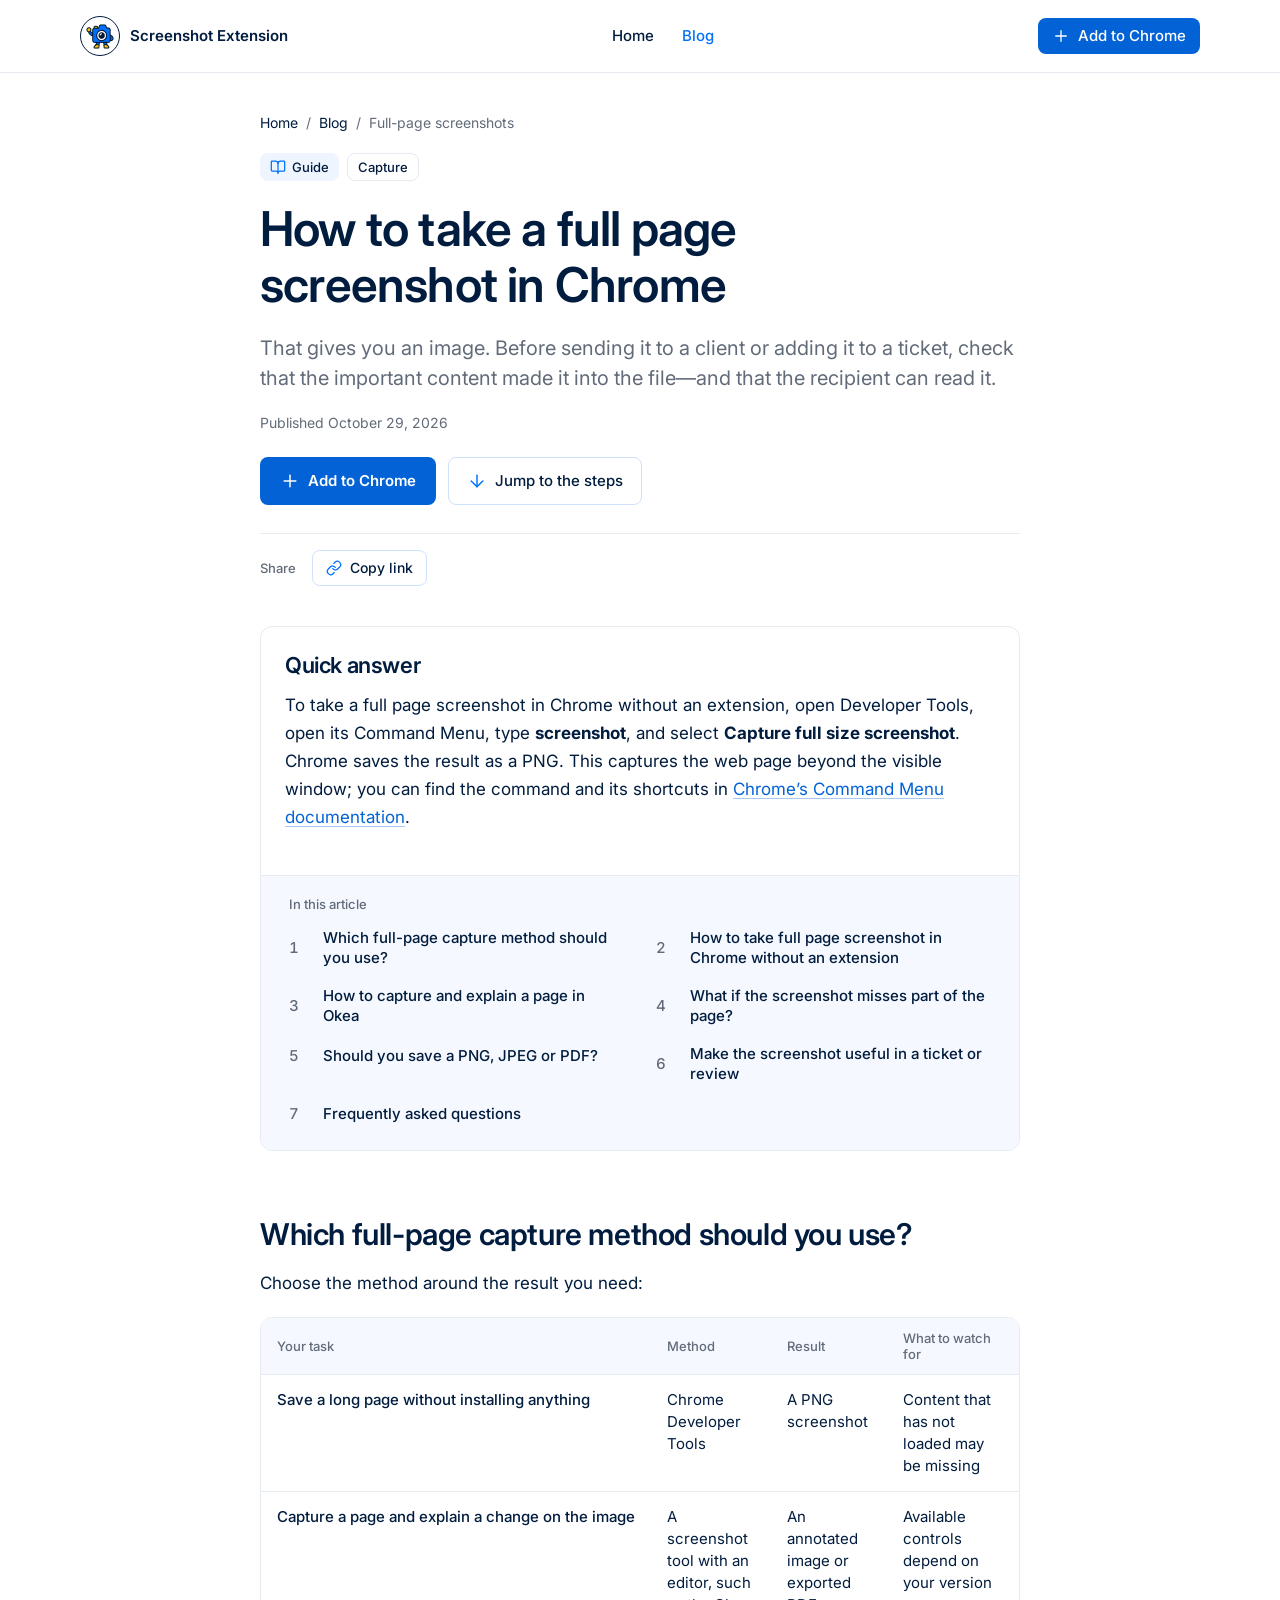
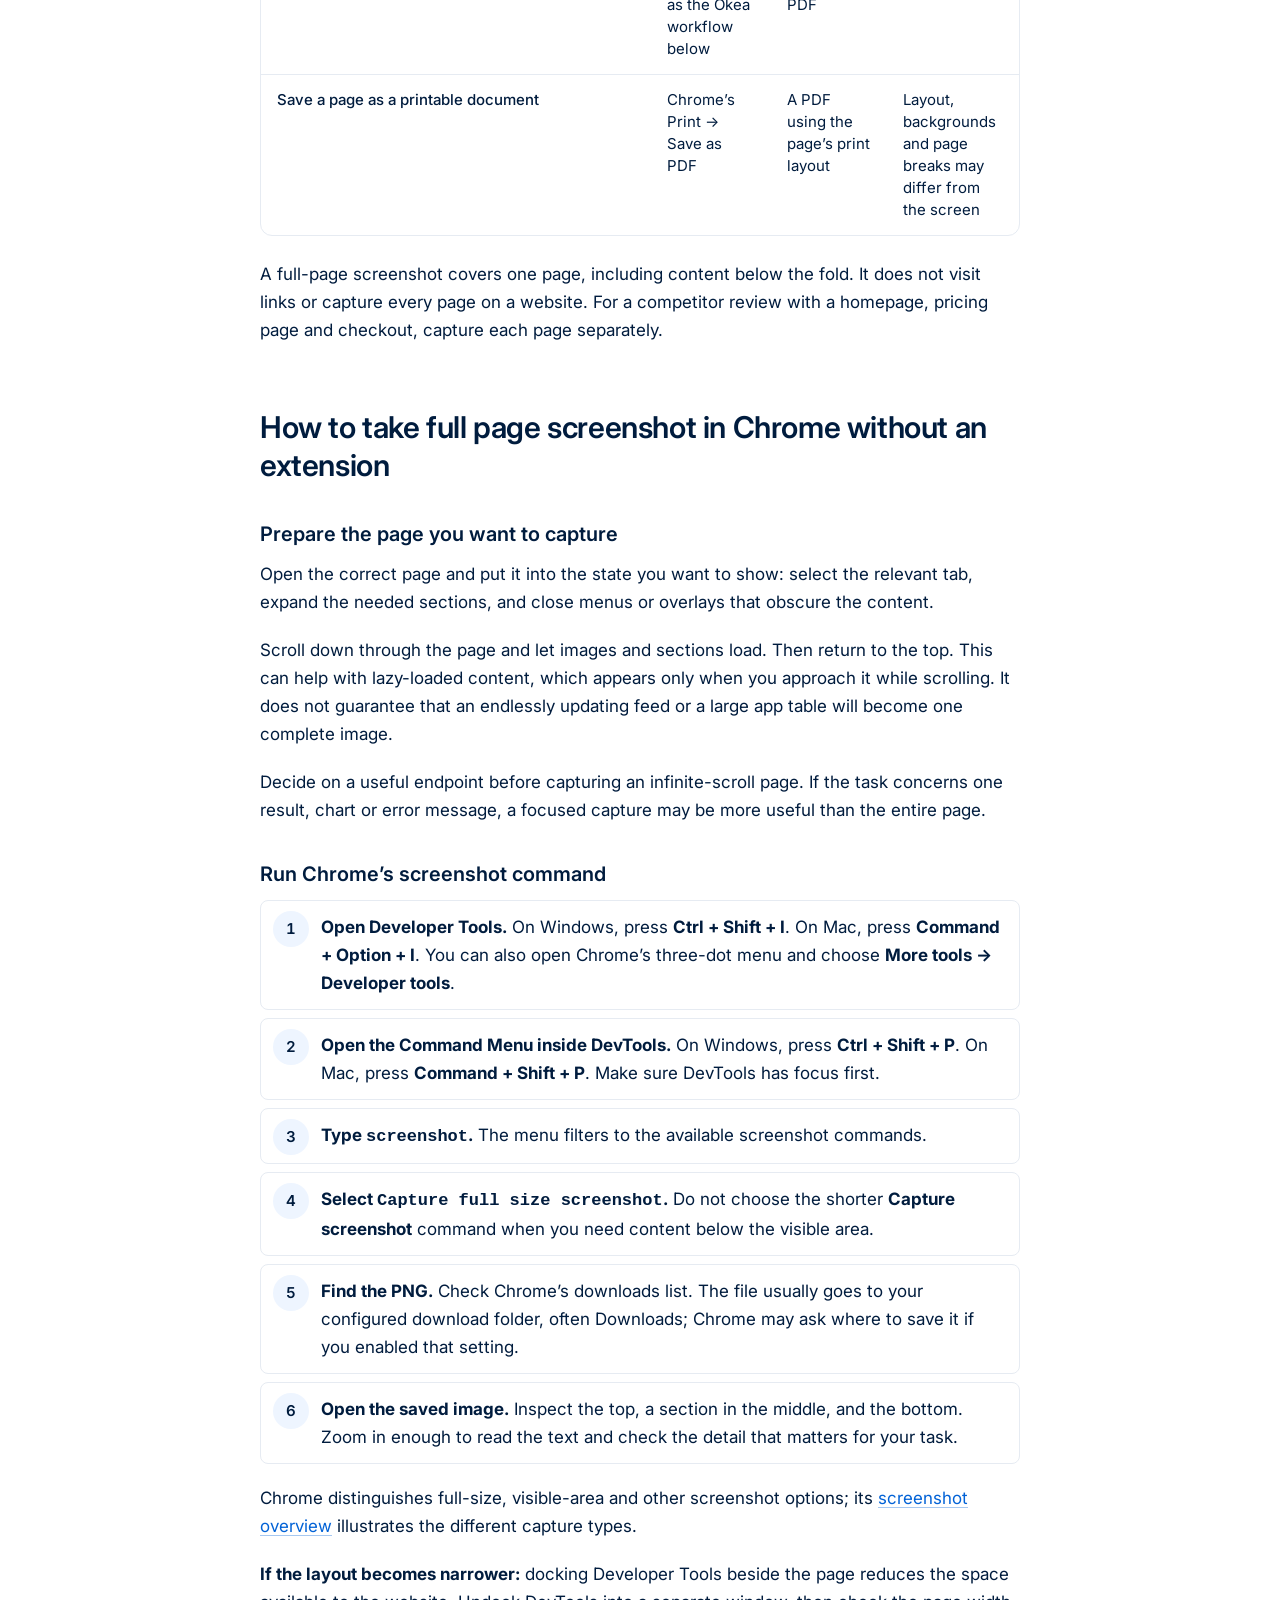
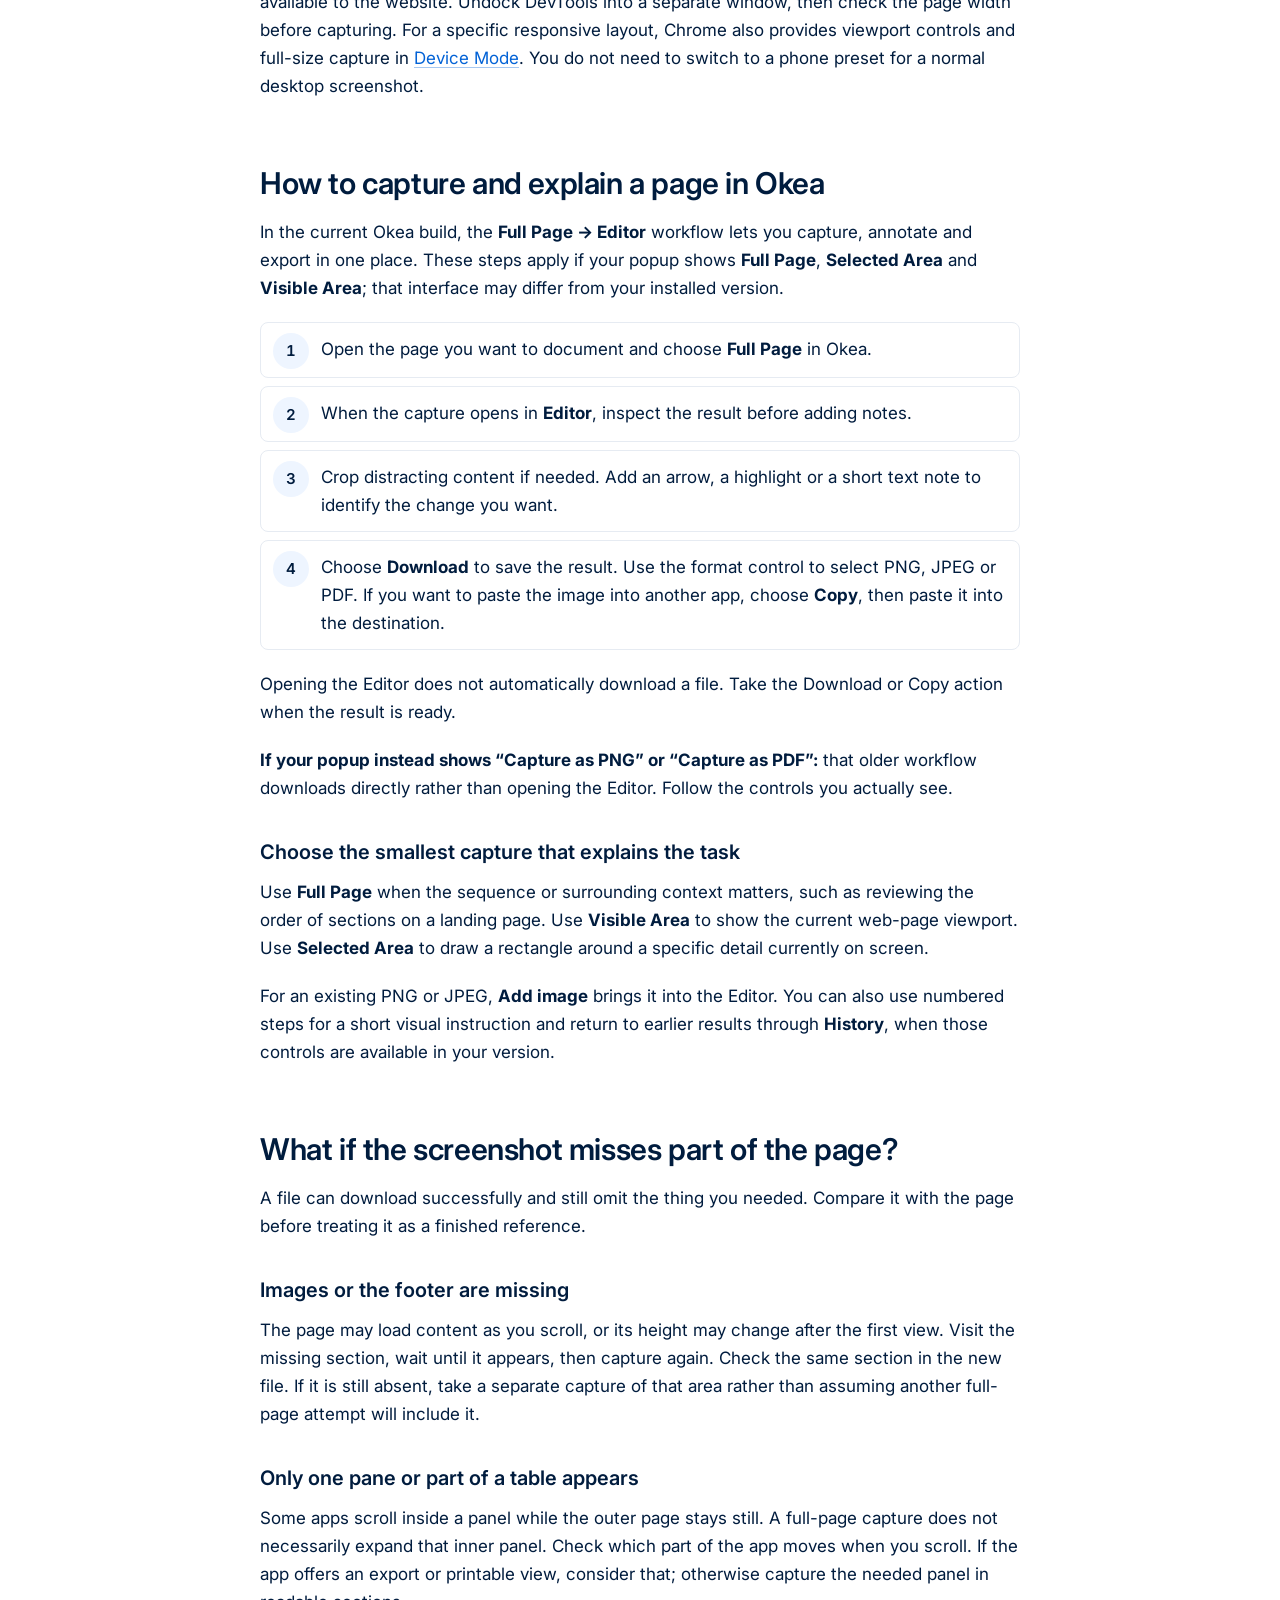
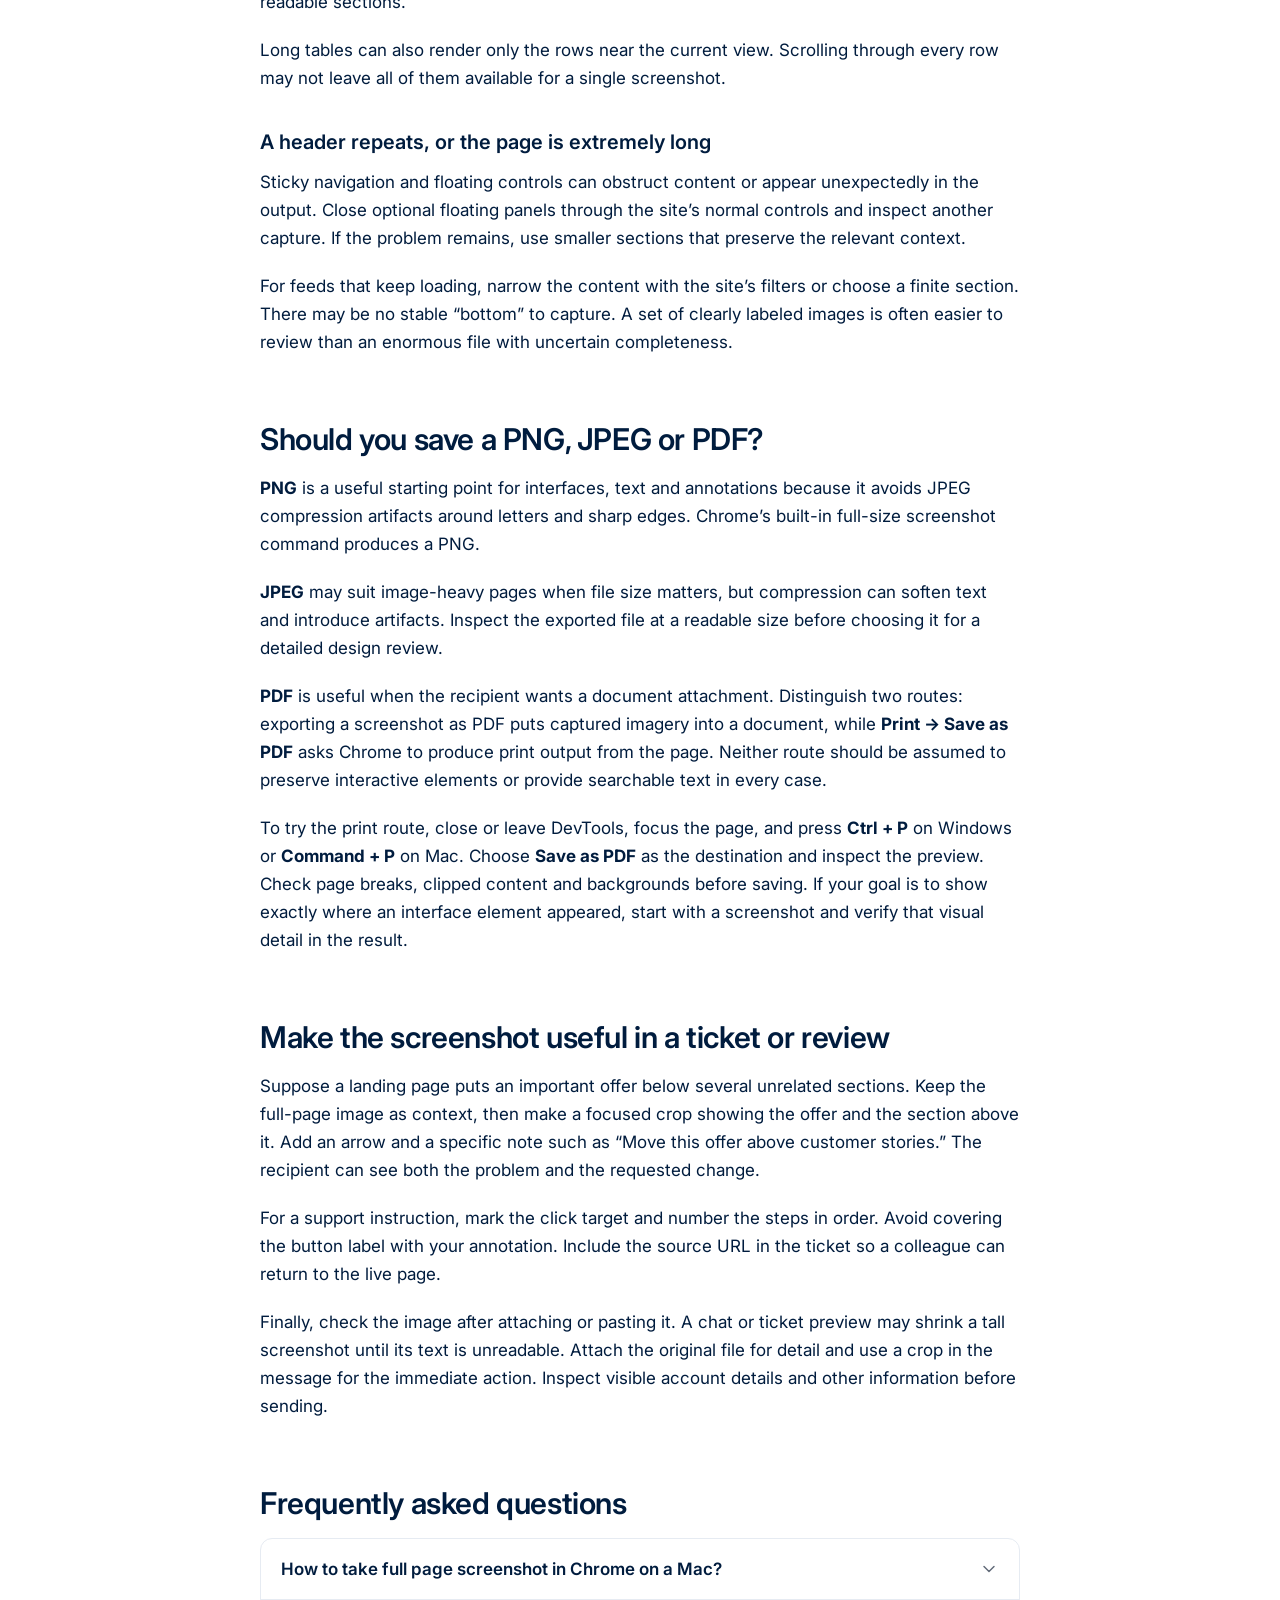
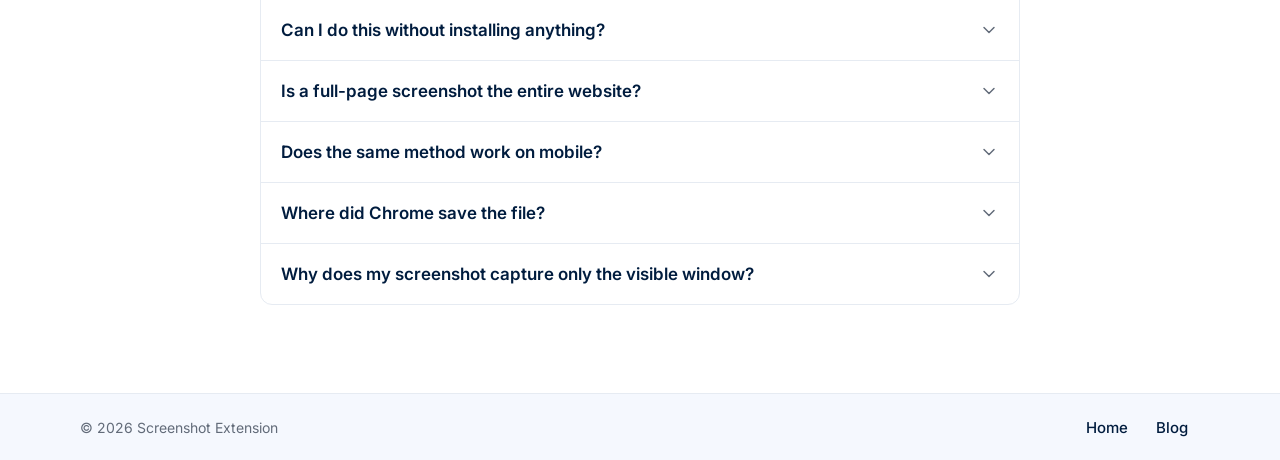
<file: blog/how-to-take-full-page-screenshot-in-chrome/index.html>
<!doctype html>
<html lang="en-US">
<head>
<meta charset="utf-8">
<meta name="viewport" content="width=device-width, initial-scale=1">
<title>How to take full page screenshot in Chrome: capture, check, share</title>
<meta name="description" content="Learn how to take full page screenshot in Chrome with built-in tools, check missing content, and choose an image or PDF for sharing. Explore Okea’s current workflow.">
<link rel="canonical" href="https://screenshot-extension.com/blog/how-to-take-full-page-screenshot-in-chrome/">
<meta property="og:type" content="article">
<meta property="og:title" content="How to take full page screenshot in Chrome: capture, check, share">
<meta property="og:description" content="Learn how to take full page screenshot in Chrome with built-in tools, check missing content, and choose an image or PDF for sharing. Explore Okea’s current workflow.">
<meta property="og:url" content="https://screenshot-extension.com/blog/how-to-take-full-page-screenshot-in-chrome/">
<link rel="preconnect" href="https://fonts.googleapis.com">
<link rel="preconnect" href="https://fonts.gstatic.com" crossorigin>
<link rel="stylesheet" href="https://fonts.googleapis.com/css2?family=Inter:wght@400;500;600&amp;display=swap">
<link rel="stylesheet" href="/article-template/styles.css">
<script src="/article-template/script.js" defer></script>
</head>
<body>
<!-- ============ SITE HEADER ============ -->
<header style="border-bottom: 1px solid #E6EBF2; background: #FFFFFF;">
 <div class="wrap" style="height: 72px; display: flex; align-items: center; justify-content: space-between; gap: 16px;">
  <a href="/" style="display: flex; align-items: center; gap: 10px;" aria-label="Screenshot Extension home">
   <span style="width: 40px; height: 40px; flex-shrink: 0; display: grid; place-items: center; border: 1px solid #001C3E; border-radius: 50%; box-sizing: border-box;"><img src="/article-template/assets/mascot.png" alt="" style="width: 28px; height: 25px; object-fit: contain; display: block;"></span>
   <span class="hide-xs" style="font-weight: 600; font-size: 15px; line-height: 20px; color: #001C3E; white-space: nowrap;">Screenshot Extension</span>
  </a>
  <nav aria-label="Site" class="hide-sm" style="display:flex;align-items:center;gap:4px;"><a class="nav-link" href="/">Home</a><a class="nav-link" href="/blog/" aria-current="page" style="color:#0372F9;">Blog</a></nav>
  <a class="btn-primary sm" href="https://chromewebstore.google.com/detail/screenshot-extension/mfinafjkbligcjbccappofiadgelfnbb?hl=en">
   <svg width="18" height="18" viewBox="0 0 24 24" fill="none" stroke="currentColor" stroke-width="1.75" stroke-linecap="round" stroke-linejoin="round" aria-hidden="true"><path d="M5 12h14"></path><path d="M12 5v14"></path></svg>
   Add to Chrome
  </a>
 </div>
</header>

<main><article>
<!-- ============ TOP: HERO ============ -->
<header style="padding: 40px 0 40px;">
 <div class="wrap">
  <div class="col" style="display: flex; flex-direction: column; gap: 20px;">

   <nav aria-label="Breadcrumb"><ol style="margin:0;padding:0;list-style:none;display:flex;flex-wrap:wrap;align-items:center;gap:8px;font-size:14px;line-height:20px;color:#626B79;"><li><a href="/">Home</a></li><li aria-hidden="true">/</li><li><a href="/blog/">Blog</a></li><li aria-hidden="true">/</li><li aria-current="page">Full-page screenshots</li></ol></nav>

   <div style="display: flex; flex-wrap: wrap; gap: 8px;">
    <span class="tag type"><svg width="16" height="16" viewBox="0 0 24 24" fill="none" stroke="#0372F9" stroke-width="1.875" stroke-linecap="round" stroke-linejoin="round" aria-hidden="true"><path d="M12 7v14"></path><path d="M3 18a1 1 0 0 1-1-1V4a1 1 0 0 1 1-1h5a4 4 0 0 1 4 4 4 4 0 0 1 4-4h5a1 1 0 0 1 1 1v13a1 1 0 0 1-1 1h-6a3 3 0 0 0-3 3 3 3 0 0 0-3-3z"></path></svg>Guide</span>
    <span class="tag cat">Capture</span>
   </div>

   <h1 id="article-title" class="h1" style="margin: 0; font-size: 48px; line-height: 56px; font-weight: 600; letter-spacing: -0.8px; color: #001C3E; text-wrap: balance;">How to take a full page screenshot in Chrome</h1>

   <div style="margin:0;font-size:20px;line-height:30px;color:#626B79;"><p style="margin:0;">That gives you an image. Before sending it to a client or adding it to a ticket, check that the important content made it into the file—and that the recipient can read it.</p>
</div>

   <p class="meta" style="margin:0;">Published <time datetime="2026-10-29">October 29, 2026</time></p>

   <!-- FIXED: the two hero actions (do not restyle, reorder or remove) -->
   <div style="display: flex; flex-wrap: wrap; gap: 12px; padding-top: 4px;">
    <a class="btn-primary" href="https://chromewebstore.google.com/detail/screenshot-extension/mfinafjkbligcjbccappofiadgelfnbb?hl=en">
     <svg width="20" height="20" viewBox="0 0 24 24" fill="none" stroke="currentColor" stroke-width="1.75" stroke-linecap="round" stroke-linejoin="round" aria-hidden="true"><path d="M5 12h14"></path><path d="M12 5v14"></path></svg>
     Add to Chrome
    </a>
    <a class="btn-quiet" href="#steps">
     <svg width="20" height="20" viewBox="0 0 24 24" fill="none" stroke="#0372F9" stroke-width="1.75" stroke-linecap="round" stroke-linejoin="round" aria-hidden="true"><path d="M12 5v14"></path><path d="m19 12-7 7-7-7"></path></svg>
     Jump to the steps
    </a>
   </div>

   <!-- Share panel -->
   <div role="group" aria-label="Share this article" style="display: flex; flex-wrap: wrap; align-items: center; gap: 8px; padding-top: 16px; border-top: 1px solid #E6EBF2; margin-top: 8px;">
    <span style="font-size: 13px; line-height: 16px; font-weight: 500; color: #626B79; margin-right: 4px;">Share</span>
    <button class="btn-quiet sm" type="button" id="copy-link" style="margin-left: 4px;">
     <svg class="ic-copy" width="16" height="16" viewBox="0 0 24 24" fill="none" stroke="#0372F9" stroke-width="1.875" stroke-linecap="round" stroke-linejoin="round" aria-hidden="true"><path d="M10 13a5 5 0 0 0 7.54.54l3-3a5 5 0 0 0-7.07-7.07l-1.72 1.71"></path><path d="M14 11a5 5 0 0 0-7.54-.54l-3 3a5 5 0 0 0 7.07 7.07l1.71-1.71"></path></svg>
     <svg class="ic-done" hidden width="16" height="16" viewBox="0 0 24 24" fill="none" stroke="#0372F9" stroke-width="1.875" stroke-linecap="round" stroke-linejoin="round" aria-hidden="true"><path d="M20 6 9 17l-5-5"></path></svg>
     <span class="copy-label" aria-live="polite">Copy link</span>
    </button>
   </div>
  </div>
 </div>
</header>

<div class="wrap"><div class="col"><section aria-labelledby="quick-title" style="border:1px solid #E6EBF2;border-radius:12px;overflow:hidden;"><div class="prose" style="padding:24px;"><h2 id="quick-title" style="margin:0 0 12px;font-size:22px;line-height:28px;">Quick answer</h2><p>To take a full page screenshot in Chrome without an extension, open Developer Tools, open its Command Menu, type <strong>screenshot</strong>, and select <strong>Capture full size screenshot</strong>. Chrome saves the result as a PNG. This captures the web page beyond the visible window; you can find the command and its shortcuts in <a class="inline" href="https://developer.chrome.com/docs/devtools/command-menu">Chrome’s Command Menu documentation</a>.</p>
</div><nav aria-labelledby="toc-title" style="background:#F5F8FE;border-top:1px solid #E6EBF2;padding:20px 16px 16px;"><h2 id="toc-title" style="margin:0 12px 8px;font-size:13px;line-height:16px;font-weight:500;color:#626B79;">In this article</h2><ol style="margin:0;padding:0;list-style:none;display:grid;grid-template-columns:repeat(auto-fit,minmax(280px,1fr));gap:2px 8px;"><li><a class="toc-link" href="#choose-method"><span class="toc-n">1</span>Which full-page capture method should you use?</a></li><li><a class="toc-link" href="#steps"><span class="toc-n">2</span>How to take full page screenshot in Chrome without an extension</a></li><li><a class="toc-link" href="#okea"><span class="toc-n">3</span>How to capture and explain a page in Okea</a></li><li><a class="toc-link" href="#missing-content"><span class="toc-n">4</span>What if the screenshot misses part of the page?</a></li><li><a class="toc-link" href="#formats"><span class="toc-n">5</span>Should you save a PNG, JPEG or PDF?</a></li><li><a class="toc-link" href="#share-result"><span class="toc-n">6</span>Make the screenshot useful in a ticket or review</a></li><li><a class="toc-link" href="#faq"><span class="toc-n">7</span>Frequently asked questions</a></li></ol></nav></section></div></div>
<div class="wrap" style="padding-bottom:64px;"><div class="col prose">
<h2 id="choose-method">Which full-page capture method should you use?</h2>
<p>Choose the method around the result you need:</p>
<div class="tbl-box"><table class="tbl">
<thead>
<tr>
<th>Your task</th>
<th>Method</th>
<th>Result</th>
<th>What to watch for</th>
</tr>
</thead>
<tbody><tr>
<td>Save a long page without installing anything</td>
<td>Chrome Developer Tools</td>
<td>A PNG screenshot</td>
<td>Content that has not loaded may be missing</td>
</tr>
<tr>
<td>Capture a page and explain a change on the image</td>
<td>A screenshot tool with an editor, such as the Okea workflow below</td>
<td>An annotated image or exported PDF</td>
<td>Available controls depend on your version</td>
</tr>
<tr>
<td>Save a page as a printable document</td>
<td>Chrome’s Print → Save as PDF</td>
<td>A PDF using the page’s print layout</td>
<td>Layout, backgrounds and page breaks may differ from the screen</td>
</tr>
</tbody></table></div>
<p>A full-page screenshot covers one page, including content below the fold. It does not visit links or capture every page on a website. For a competitor review with a homepage, pricing page and checkout, capture each page separately.</p>
<h2 id="steps">How to take full page screenshot in Chrome without an extension</h2>
<h3>Prepare the page you want to capture</h3>
<p>Open the correct page and put it into the state you want to show: select the relevant tab, expand the needed sections, and close menus or overlays that obscure the content.</p>
<p>Scroll down through the page and let images and sections load. Then return to the top. This can help with lazy-loaded content, which appears only when you approach it while scrolling. It does not guarantee that an endlessly updating feed or a large app table will become one complete image.</p>
<p>Decide on a useful endpoint before capturing an infinite-scroll page. If the task concerns one result, chart or error message, a focused capture may be more useful than the entire page.</p>
<h3>Run Chrome’s screenshot command</h3>
<ol class="steps">
<li><strong>Open Developer Tools.</strong> On Windows, press <strong>Ctrl + Shift + I</strong>. On Mac, press <strong>Command + Option + I</strong>. You can also open Chrome’s three-dot menu and choose <strong>More tools → Developer tools</strong>.</li>
<li><strong>Open the Command Menu inside DevTools.</strong> On Windows, press <strong>Ctrl + Shift + P</strong>. On Mac, press <strong>Command + Shift + P</strong>. Make sure DevTools has focus first.</li>
<li><strong>Type <code>screenshot</code>.</strong> The menu filters to the available screenshot commands.</li>
<li><strong>Select <code>Capture full size screenshot</code>.</strong> Do not choose the shorter <strong>Capture screenshot</strong> command when you need content below the visible area.</li>
<li><strong>Find the PNG.</strong> Check Chrome’s downloads list. The file usually goes to your configured download folder, often Downloads; Chrome may ask where to save it if you enabled that setting.</li>
<li><strong>Open the saved image.</strong> Inspect the top, a section in the middle, and the bottom. Zoom in enough to read the text and check the detail that matters for your task.</li>
</ol>
<p>Chrome distinguishes full-size, visible-area and other screenshot options; its <a class="inline" href="https://developer.chrome.com/blog/devtools-tips-33">screenshot overview</a> illustrates the different capture types.</p>
<p><strong>If the layout becomes narrower:</strong> docking Developer Tools beside the page reduces the space available to the website. Undock DevTools into a separate window, then check the page width before capturing. For a specific responsive layout, Chrome also provides viewport controls and full-size capture in <a class="inline" href="https://developer.chrome.com/docs/devtools/device-mode#screenshot">Device Mode</a>. You do not need to switch to a phone preset for a normal desktop screenshot.</p>
<h2 id="okea">How to capture and explain a page in Okea</h2>
<p>In the current Okea build, the <strong>Full Page → Editor</strong> workflow lets you capture, annotate and export in one place. These steps apply if your popup shows <strong>Full Page</strong>, <strong>Selected Area</strong> and <strong>Visible Area</strong>; that interface may differ from your installed version.</p>
<ol class="steps">
<li>Open the page you want to document and choose <strong>Full Page</strong> in Okea.</li>
<li>When the capture opens in <strong>Editor</strong>, inspect the result before adding notes.</li>
<li>Crop distracting content if needed. Add an arrow, a highlight or a short text note to identify the change you want.</li>
<li>Choose <strong>Download</strong> to save the result. Use the format control to select PNG, JPEG or PDF. If you want to paste the image into another app, choose <strong>Copy</strong>, then paste it into the destination.</li>
</ol>
<p>Opening the Editor does not automatically download a file. Take the Download or Copy action when the result is ready.</p>
<p><strong>If your popup instead shows “Capture as PNG” or “Capture as PDF”:</strong> that older workflow downloads directly rather than opening the Editor. Follow the controls you actually see.</p>
<h3>Choose the smallest capture that explains the task</h3>
<p>Use <strong>Full Page</strong> when the sequence or surrounding context matters, such as reviewing the order of sections on a landing page. Use <strong>Visible Area</strong> to show the current web-page viewport. Use <strong>Selected Area</strong> to draw a rectangle around a specific detail currently on screen.</p>
<p>For an existing PNG or JPEG, <strong>Add image</strong> brings it into the Editor. You can also use numbered steps for a short visual instruction and return to earlier results through <strong>History</strong>, when those controls are available in your version.</p>
<h2 id="missing-content">What if the screenshot misses part of the page?</h2>
<p>A file can download successfully and still omit the thing you needed. Compare it with the page before treating it as a finished reference.</p>
<h3>Images or the footer are missing</h3>
<p>The page may load content as you scroll, or its height may change after the first view. Visit the missing section, wait until it appears, then capture again. Check the same section in the new file. If it is still absent, take a separate capture of that area rather than assuming another full-page attempt will include it.</p>
<h3>Only one pane or part of a table appears</h3>
<p>Some apps scroll inside a panel while the outer page stays still. A full-page capture does not necessarily expand that inner panel. Check which part of the app moves when you scroll. If the app offers an export or printable view, consider that; otherwise capture the needed panel in readable sections.</p>
<p>Long tables can also render only the rows near the current view. Scrolling through every row may not leave all of them available for a single screenshot.</p>
<h3>A header repeats, or the page is extremely long</h3>
<p>Sticky navigation and floating controls can obstruct content or appear unexpectedly in the output. Close optional floating panels through the site’s normal controls and inspect another capture. If the problem remains, use smaller sections that preserve the relevant context.</p>
<p>For feeds that keep loading, narrow the content with the site’s filters or choose a finite section. There may be no stable “bottom” to capture. A set of clearly labeled images is often easier to review than an enormous file with uncertain completeness.</p>
<h2 id="formats">Should you save a PNG, JPEG or PDF?</h2>
<p><strong>PNG</strong> is a useful starting point for interfaces, text and annotations because it avoids JPEG compression artifacts around letters and sharp edges. Chrome’s built-in full-size screenshot command produces a PNG.</p>
<p><strong>JPEG</strong> may suit image-heavy pages when file size matters, but compression can soften text and introduce artifacts. Inspect the exported file at a readable size before choosing it for a detailed design review.</p>
<p><strong>PDF</strong> is useful when the recipient wants a document attachment. Distinguish two routes: exporting a screenshot as PDF puts captured imagery into a document, while <strong>Print → Save as PDF</strong> asks Chrome to produce print output from the page. Neither route should be assumed to preserve interactive elements or provide searchable text in every case.</p>
<p>To try the print route, close or leave DevTools, focus the page, and press <strong>Ctrl + P</strong> on Windows or <strong>Command + P</strong> on Mac. Choose <strong>Save as PDF</strong> as the destination and inspect the preview. Check page breaks, clipped content and backgrounds before saving. If your goal is to show exactly where an interface element appeared, start with a screenshot and verify that visual detail in the result.</p>
<h2 id="share-result">Make the screenshot useful in a ticket or review</h2>
<p>Suppose a landing page puts an important offer below several unrelated sections. Keep the full-page image as context, then make a focused crop showing the offer and the section above it. Add an arrow and a specific note such as “Move this offer above customer stories.” The recipient can see both the problem and the requested change.</p>
<p>For a support instruction, mark the click target and number the steps in order. Avoid covering the button label with your annotation. Include the source URL in the ticket so a colleague can return to the live page.</p>
<p>Finally, check the image after attaching or pasting it. A chat or ticket preview may shrink a tall screenshot until its text is unreadable. Attach the original file for detail and use a crop in the message for the immediate action. Inspect visible account details and other information before sending.</p>
<h2 id="faq">Frequently asked questions</h2>
<div class="faq">
<details><summary><h3 style="margin:0;font:inherit;">How to take full page screenshot in Chrome on a Mac?</h3><svg class="chev" width="20" height="20" viewBox="0 0 24 24" fill="none" stroke="currentColor" stroke-width="1.75" stroke-linecap="round" stroke-linejoin="round" aria-hidden="true"><path d="m6 9 6 6 6-6"></path></svg></summary><div class="ans"><p>Open DevTools with <strong>Command + Option + I</strong>, then its Command Menu with <strong>Command + Shift + P</strong>. Type <strong>screenshot</strong> and select <strong>Capture full size screenshot</strong>. Find the resulting PNG in Chrome’s downloads list.</p></div></details>
<details><summary><h3 style="margin:0;font:inherit;">Can I do this without installing anything?</h3><svg class="chev" width="20" height="20" viewBox="0 0 24 24" fill="none" stroke="currentColor" stroke-width="1.75" stroke-linecap="round" stroke-linejoin="round" aria-hidden="true"><path d="m6 9 6 6 6-6"></path></svg></summary><div class="ans"><p>Yes. Chrome’s built-in Developer Tools provides the full-size screenshot command. An extension is an option when you also want editing or a different capture workflow.</p></div></details>
<details><summary><h3 style="margin:0;font:inherit;">Is a full-page screenshot the entire website?</h3><svg class="chev" width="20" height="20" viewBox="0 0 24 24" fill="none" stroke="currentColor" stroke-width="1.75" stroke-linecap="round" stroke-linejoin="round" aria-hidden="true"><path d="m6 9 6 6 6-6"></path></svg></summary><div class="ans"><p>No. It captures one web page, subject to how that page loads and displays content. It does not follow links, capture other tabs or include the rest of the site.</p></div></details>
<details><summary><h3 style="margin:0;font:inherit;">Does the same method work on mobile?</h3><svg class="chev" width="20" height="20" viewBox="0 0 24 24" fill="none" stroke="currentColor" stroke-width="1.75" stroke-linecap="round" stroke-linejoin="round" aria-hidden="true"><path d="m6 9 6 6 6-6"></path></svg></summary><div class="ans"><p>These keyboard steps are for desktop Chrome on Windows or Mac. A phone’s screenshot and scrolling-capture options depend on its operating system and app. Desktop Device Mode previews a responsive layout; it is not the same as taking a screenshot on a physical phone.</p></div></details>
<details><summary><h3 style="margin:0;font:inherit;">Where did Chrome save the file?</h3><svg class="chev" width="20" height="20" viewBox="0 0 24 24" fill="none" stroke="currentColor" stroke-width="1.75" stroke-linecap="round" stroke-linejoin="round" aria-hidden="true"><path d="m6 9 6 6 6-6"></path></svg></summary><div class="ans"><p>Open Chrome’s downloads list to locate the PNG. Its location follows your download settings; it may be in Downloads or in a folder you selected when prompted.</p></div></details>
<details><summary><h3 style="margin:0;font:inherit;">Why does my screenshot capture only the visible window?</h3><svg class="chev" width="20" height="20" viewBox="0 0 24 24" fill="none" stroke="currentColor" stroke-width="1.75" stroke-linecap="round" stroke-linejoin="round" aria-hidden="true"><path d="m6 9 6 6 6-6"></path></svg></summary><div class="ans"><p>First check the command: <strong>Capture full size screenshot</strong> is the full-page option. A normal system screenshot or the <strong>Capture screenshot</strong> command captures a different scope. If you selected the correct command, check whether the missing content is inside its own scrollable panel or has not loaded yet.</p></div></details>
</div>

</div></div>
</article></main>
<footer style="border-top:1px solid #E6EBF2;background:#F5F8FE;"><div class="wrap" style="min-height:64px;display:flex;flex-wrap:wrap;align-items:center;justify-content:space-between;gap:12px;padding-top:16px;padding-bottom:16px;"><span style="font-size:14px;line-height:20px;color:#626B79;">© 2026 Screenshot Extension</span><nav aria-label="Footer" style="display:flex;gap:4px;"><a class="nav-link" href="/">Home</a><a class="nav-link" href="/blog/">Blog</a></nav></div></footer>
</body></html>
</file>
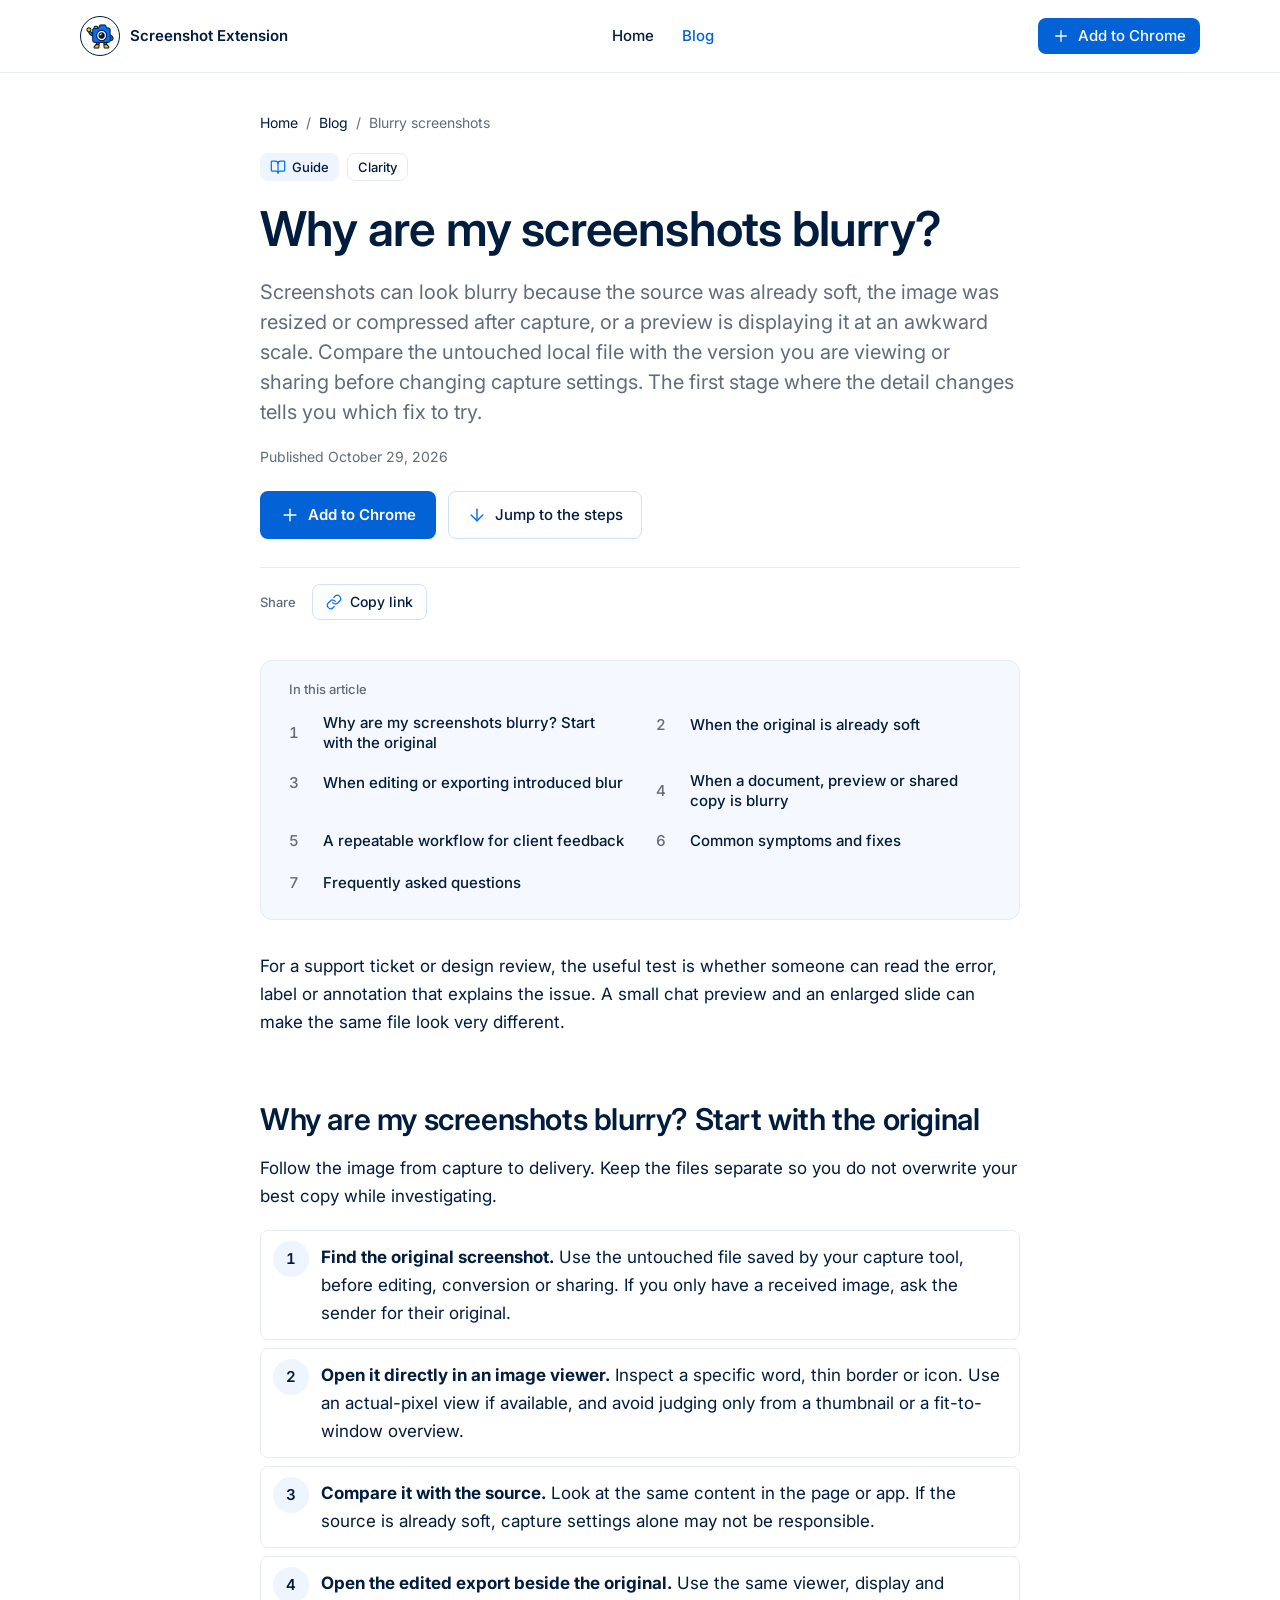
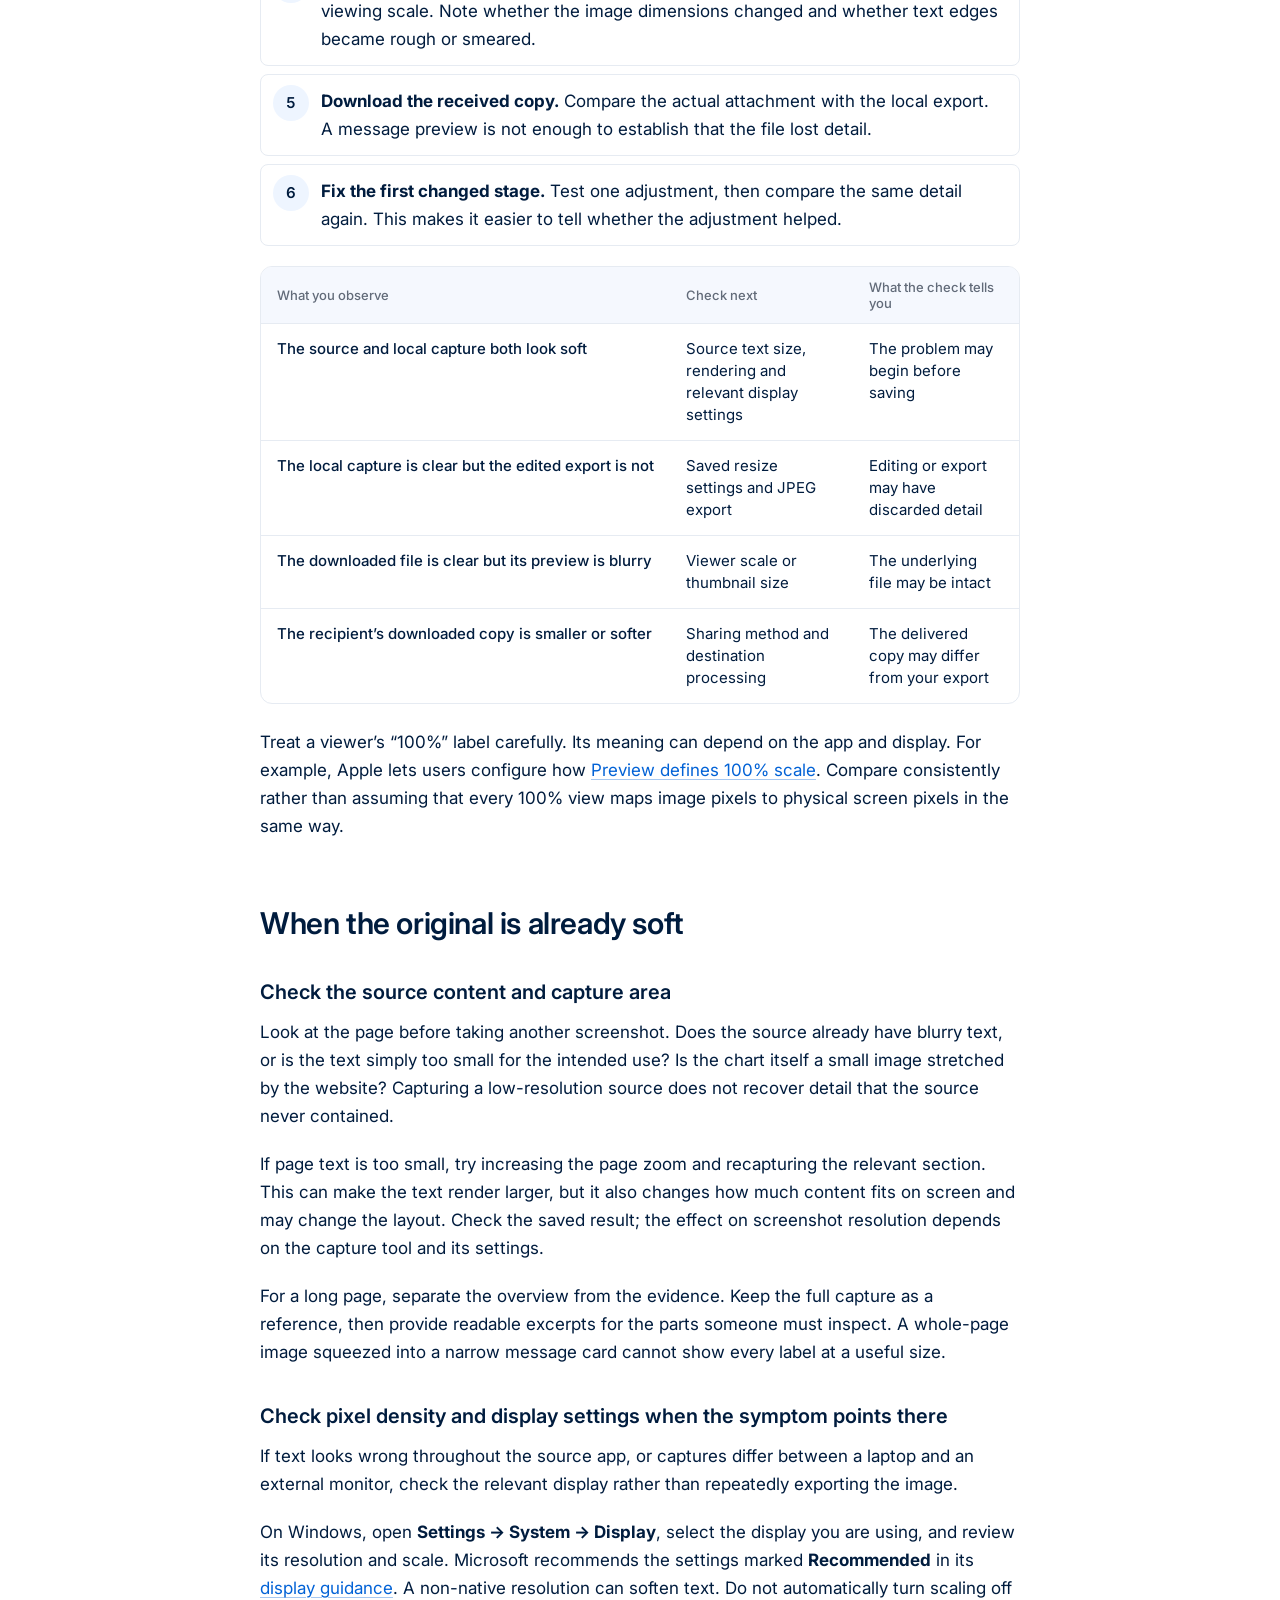
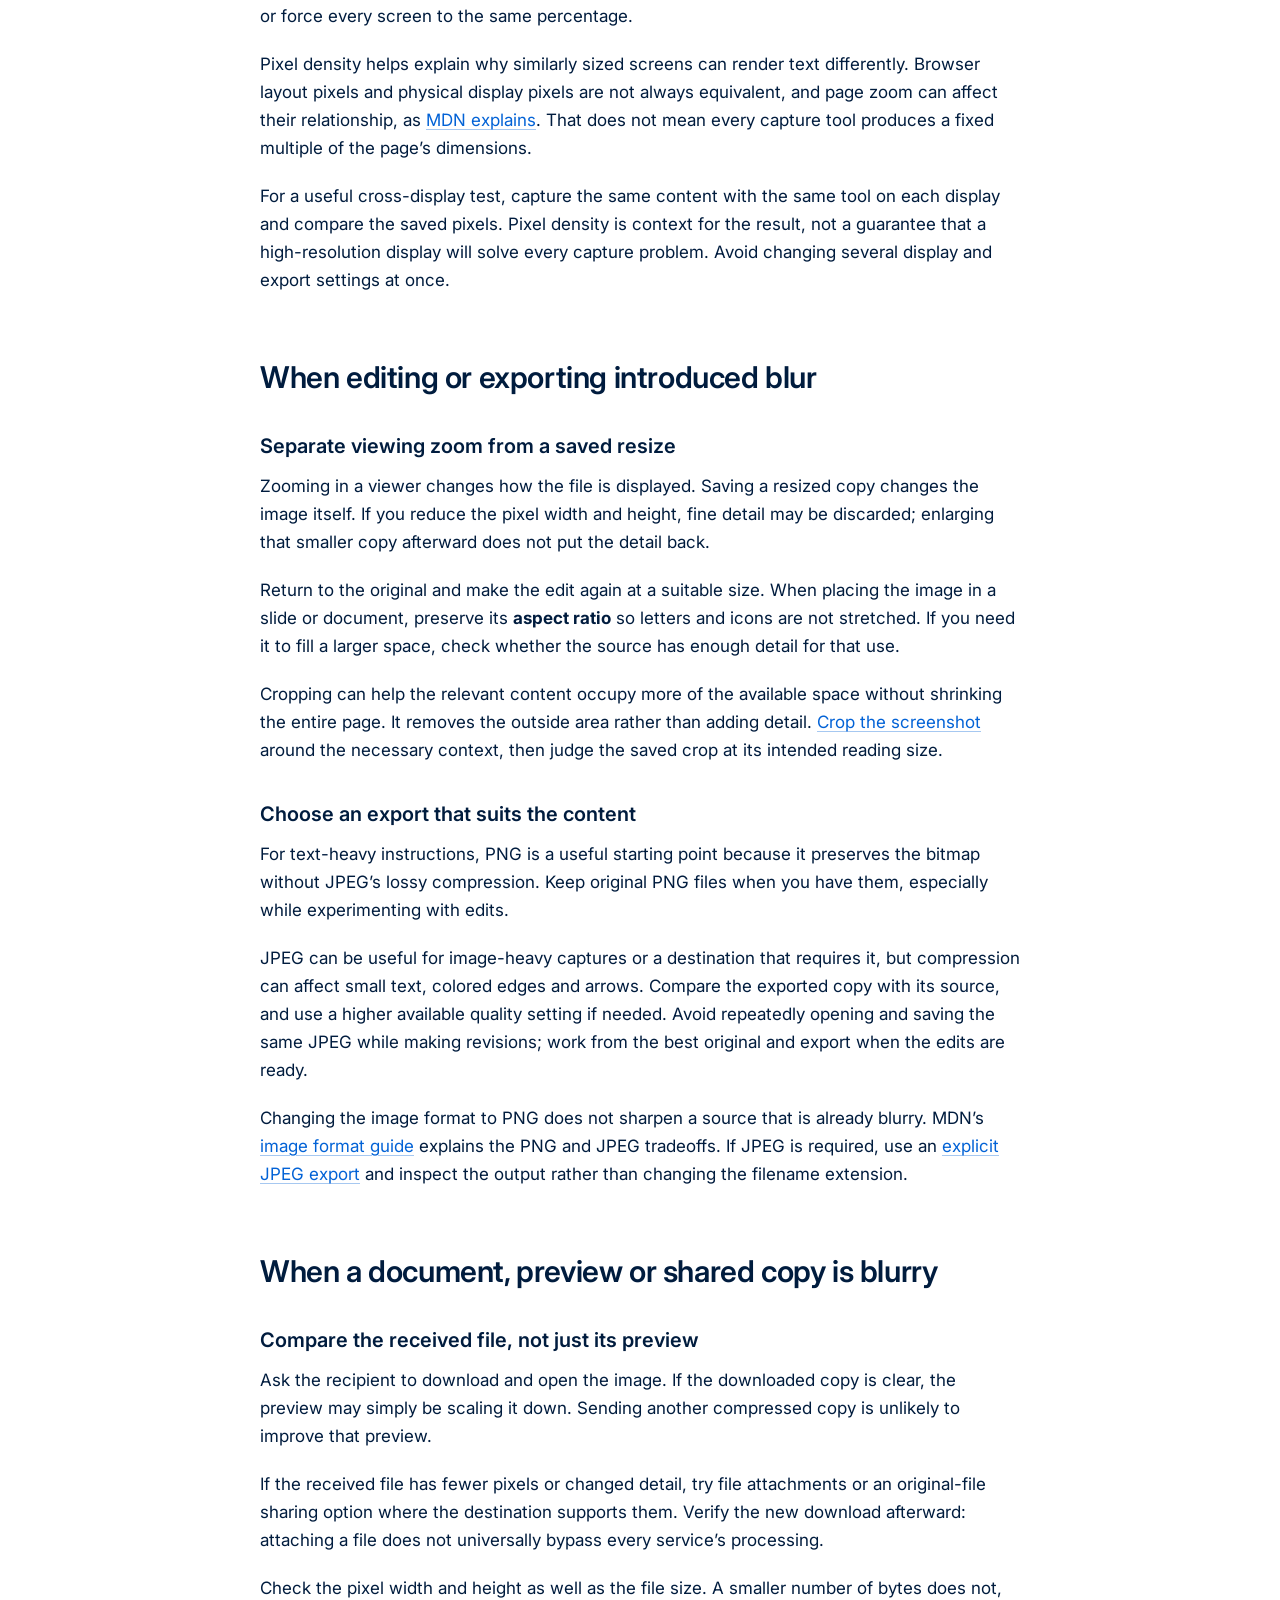
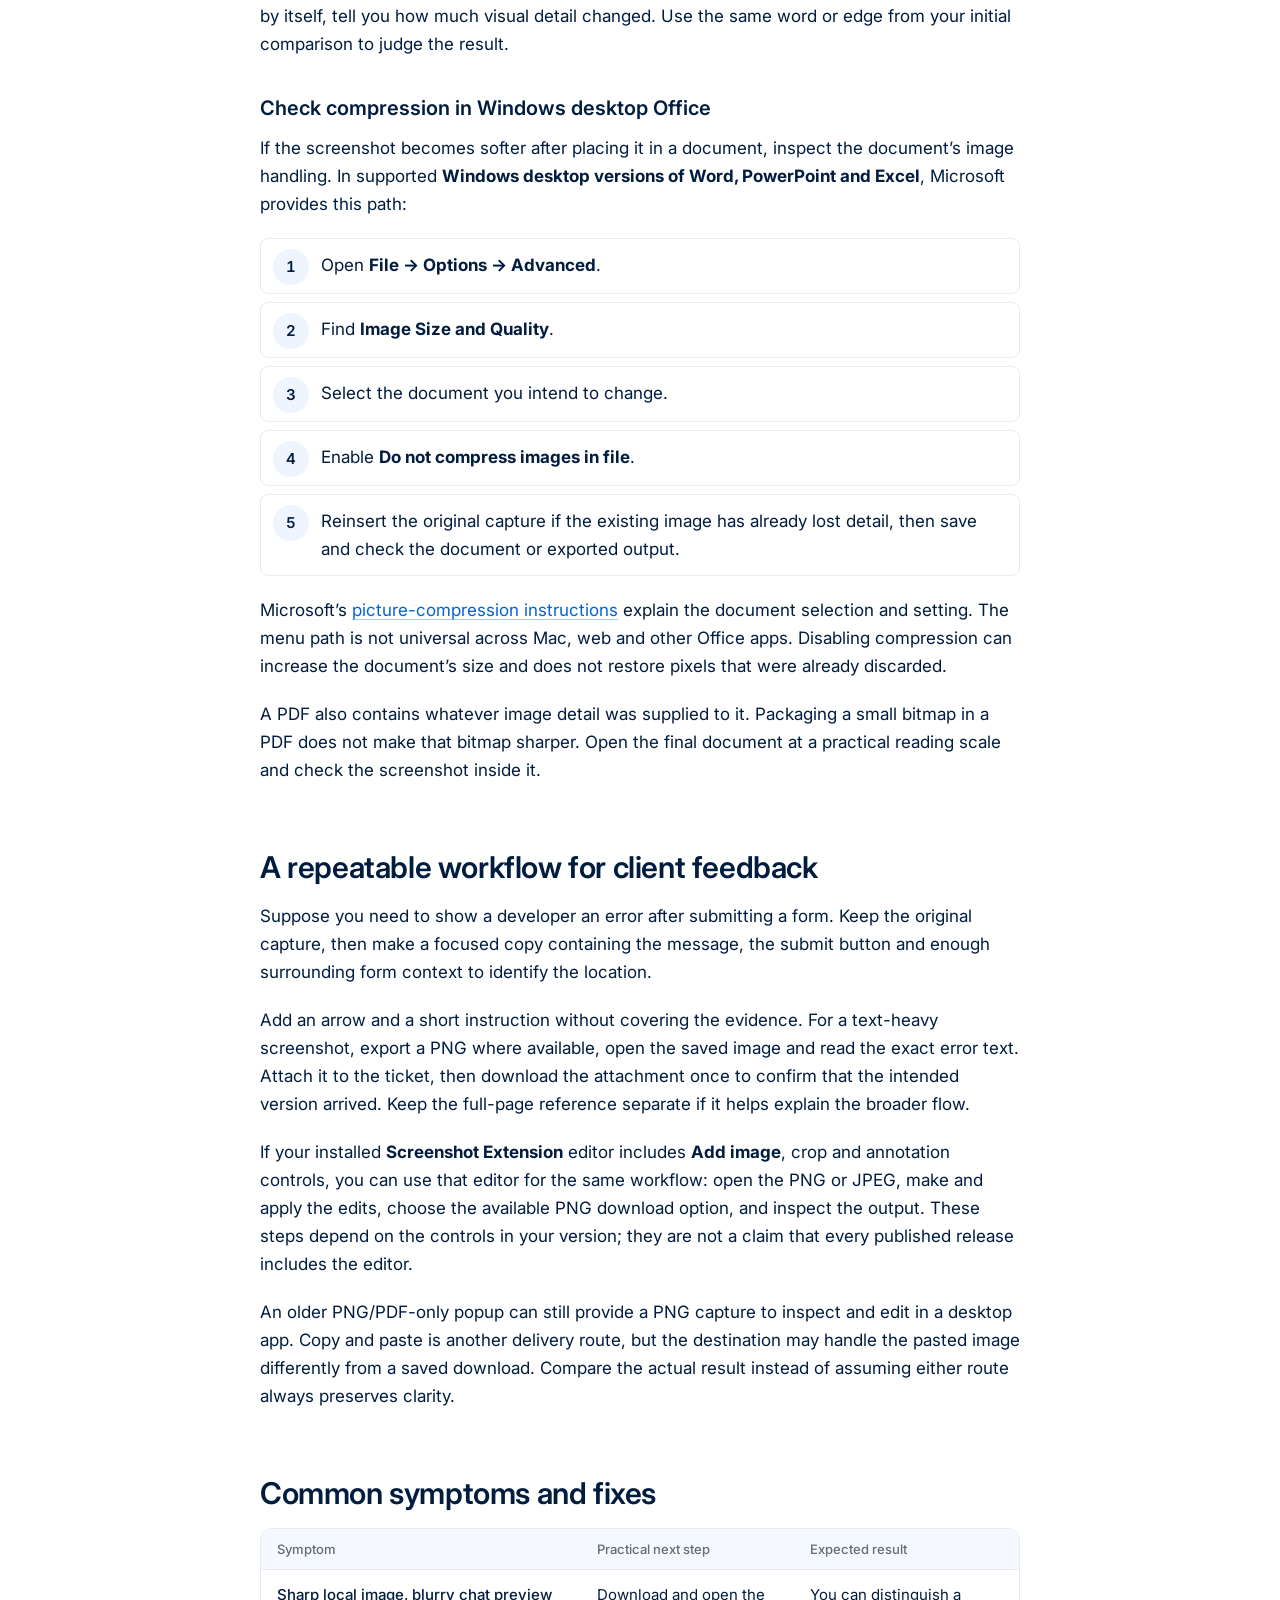
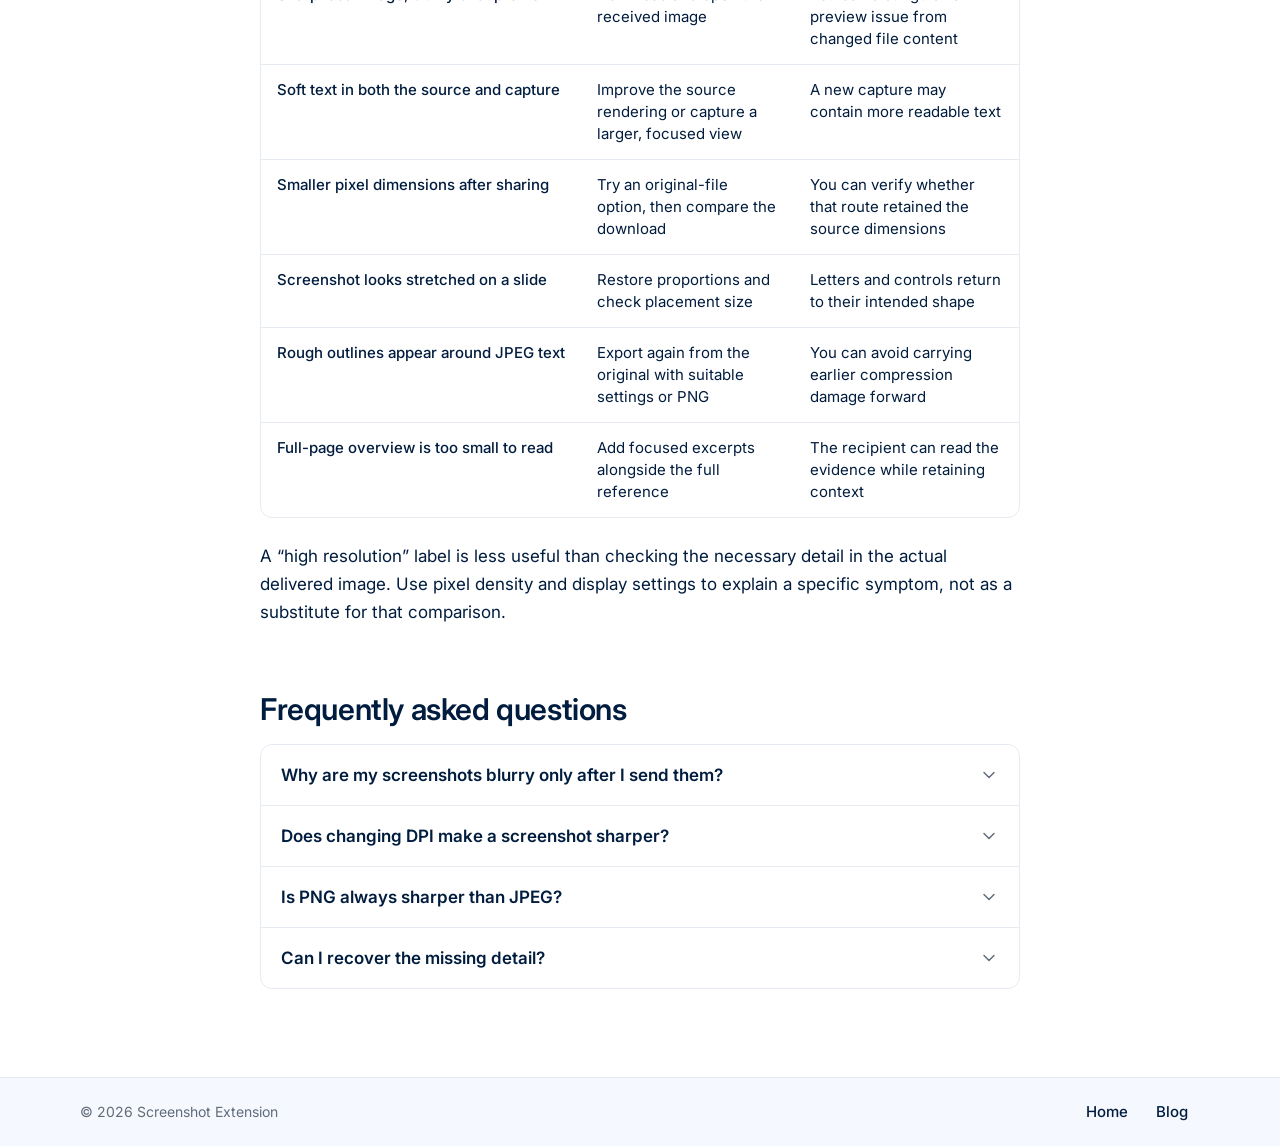
<file: blog/why-are-my-screenshots-blurry/index.html>
<!doctype html>
<html lang="en-US">
<head>
<meta charset="utf-8">
<meta name="viewport" content="width=device-width, initial-scale=1">
<title>Why are my screenshots blurry? Find the cause and fix it</title>
<meta name="description" content="Why are my screenshots blurry? Compare the original file, viewing scale and shared copy, then fix resizing or compression with Screenshot Extension tips.">
<link rel="canonical" href="https://screenshot-extension.com/blog/why-are-my-screenshots-blurry/">
<meta property="og:type" content="article">
<meta property="og:title" content="Why are my screenshots blurry? Find the cause and fix it">
<meta property="og:description" content="Why are my screenshots blurry? Compare the original file, viewing scale and shared copy, then fix resizing or compression with Screenshot Extension tips.">
<meta property="og:url" content="https://screenshot-extension.com/blog/why-are-my-screenshots-blurry/">
<link rel="preconnect" href="https://fonts.googleapis.com">
<link rel="preconnect" href="https://fonts.gstatic.com" crossorigin>
<link rel="stylesheet" href="https://fonts.googleapis.com/css2?family=Inter:wght@400;500;600&amp;display=swap">
<link rel="stylesheet" href="/article-template/styles.css">
<script src="/article-template/script.js" defer></script>
<script type="application/ld+json">[{"@context":"https://schema.org","@type":"Article","headline":"Why are my screenshots blurry?","description":"Why are my screenshots blurry? Compare the original file, viewing scale and shared copy, then fix resizing or compression with Screenshot Extension tips.","datePublished":"2026-10-29","mainEntityOfPage":"https://screenshot-extension.com/blog/why-are-my-screenshots-blurry/","inLanguage":"en-US","publisher":{"@type":"Organization","name":"Screenshot Extension","url":"https://screenshot-extension.com/"}},{"@context":"https://schema.org","@type":"BreadcrumbList","itemListElement":[{"@type":"ListItem","position":1,"name":"Home","item":"https://screenshot-extension.com/"},{"@type":"ListItem","position":2,"name":"Blog","item":"https://screenshot-extension.com/blog/"},{"@type":"ListItem","position":3,"name":"Why are my screenshots blurry?","item":"https://screenshot-extension.com/blog/why-are-my-screenshots-blurry/"}]}]</script>
</head>
<body>
<div style="width:100%;background:#FFFFFF;">
<!-- ============ SITE HEADER ============ -->
<header style="border-bottom: 1px solid #E6EBF2; background: #FFFFFF;">
 <div class="wrap" style="height: 72px; display: flex; align-items: center; justify-content: space-between; gap: 16px;">
  <a href="/" style="display: flex; align-items: center; gap: 10px;" aria-label="Screenshot Extension home">
   <span style="width: 40px; height: 40px; flex-shrink: 0; display: grid; place-items: center; border: 1px solid #001C3E; border-radius: 50%; box-sizing: border-box;"><img src="/article-template/assets/mascot.png" alt="" style="width: 28px; height: 25px; object-fit: contain; display: block;"></span>
   <span class="hide-sm" style="font-weight: 600; font-size: 15px; line-height: 20px; color: #001C3E; white-space: nowrap;">Screenshot Extension</span>
  </a>
  <nav aria-label="Site" style="display: flex; align-items: center; gap: 4px;">
   <a class="nav-link hide-sm" href="/">Home</a>
   <a class="nav-link" href="/blog/" style="color: #0262D6;">Blog</a>
  </nav>
  <a class="btn-primary sm" href="https://chromewebstore.google.com/detail/screenshot-extension/mfinafjkbligcjbccappofiadgelfnbb?hl=en">
   <svg width="18" height="18" viewBox="0 0 24 24" fill="none" stroke="currentColor" stroke-width="1.75" stroke-linecap="round" stroke-linejoin="round" aria-hidden="true"><path d="M5 12h14"></path><path d="M12 5v14"></path></svg>
   Add to Chrome
  </a>
 </div>
</header>

<main><article>
<!-- ============ TOP: HERO ============ -->
<header style="padding: 40px 0 40px;">
 <div class="wrap">
  <div class="col" style="display: flex; flex-direction: column; gap: 20px;">

   <nav aria-label="Breadcrumb"><ol style="margin:0;padding:0;list-style:none;display:flex;flex-wrap:wrap;align-items:center;gap:8px;font-size:14px;line-height:20px;color:#626B79;"><li><a href="/">Home</a></li><li aria-hidden="true">/</li><li><a href="/blog/">Blog</a></li><li aria-hidden="true">/</li><li aria-current="page">Blurry screenshots</li></ol></nav>

   <div style="display: flex; flex-wrap: wrap; gap: 8px;">
    <span class="tag type"><svg width="16" height="16" viewBox="0 0 24 24" fill="none" stroke="#0372F9" stroke-width="1.875" stroke-linecap="round" stroke-linejoin="round" aria-hidden="true"><path d="M12 7v14"></path><path d="M3 18a1 1 0 0 1-1-1V4a1 1 0 0 1 1-1h5a4 4 0 0 1 4 4 4 4 0 0 1 4-4h5a1 1 0 0 1 1 1v13a1 1 0 0 1-1 1h-6a3 3 0 0 0-3 3 3 3 0 0 0-3-3z"></path></svg>Guide</span>
    <span class="tag cat">Clarity</span>
   </div>

   <h1 data-editorial="heading" id="article-title" class="h1" style="margin: 0; font-size: 48px; line-height: 56px; font-weight: 600; letter-spacing: -0.8px; color: #001C3E; text-wrap: balance;">Why are my screenshots blurry?</h1>

   <div data-editorial="lead" style="margin:0;font-size:20px;line-height:30px;font-weight:400;color:#626B79;"><p style="margin:0;">Screenshots can look blurry because the source was already soft, the image was resized or compressed after capture, or a preview is displaying it at an awkward scale. Compare the untouched local file with the version you are viewing or sharing before changing capture settings. The first stage where the detail changes tells you which fix to try.</p>
</div>

   <p class="meta" style="margin:0;">Published <time datetime="2026-10-29">October 29, 2026</time></p>

   <!-- FIXED: the two hero actions (do not restyle, reorder or remove) -->
   <div style="display: flex; flex-wrap: wrap; gap: 12px; padding-top: 4px;">
    <a class="btn-primary" href="https://chromewebstore.google.com/detail/screenshot-extension/mfinafjkbligcjbccappofiadgelfnbb?hl=en">
     <svg width="20" height="20" viewBox="0 0 24 24" fill="none" stroke="currentColor" stroke-width="1.75" stroke-linecap="round" stroke-linejoin="round" aria-hidden="true"><path d="M5 12h14"></path><path d="M12 5v14"></path></svg>
     Add to Chrome
    </a>
    <a class="btn-quiet" href="#steps">
     <svg width="20" height="20" viewBox="0 0 24 24" fill="none" stroke="#0372F9" stroke-width="1.75" stroke-linecap="round" stroke-linejoin="round" aria-hidden="true"><path d="M12 5v14"></path><path d="m19 12-7 7-7-7"></path></svg>
     Jump to the steps
    </a>
   </div>

   <!-- Share panel -->
   <div role="group" aria-label="Share this article" style="display: flex; flex-wrap: wrap; align-items: center; gap: 8px; padding-top: 16px; border-top: 1px solid #E6EBF2; margin-top: 8px;">
    <span style="font-size: 13px; line-height: 16px; font-weight: 500; color: #626B79; margin-right: 4px;">Share</span>
    <button class="btn-quiet sm" type="button" id="copy-link" style="margin-left: 4px;">
     <svg class="ic-copy" width="16" height="16" viewBox="0 0 24 24" fill="none" stroke="#0372F9" stroke-width="1.875" stroke-linecap="round" stroke-linejoin="round" aria-hidden="true"><path d="M10 13a5 5 0 0 0 7.54.54l3-3a5 5 0 0 0-7.07-7.07l-1.72 1.71"></path><path d="M14 11a5 5 0 0 0-7.54-.54l-3 3a5 5 0 0 0 7.07 7.07l1.71-1.71"></path></svg>
     <svg class="ic-done" hidden width="16" height="16" viewBox="0 0 24 24" fill="none" stroke="#0372F9" stroke-width="1.875" stroke-linecap="round" stroke-linejoin="round" aria-hidden="true"><path d="M20 6 9 17l-5-5"></path></svg>
     <span class="copy-label" aria-live="polite">Copy link</span>
    </button>
   </div>
  </div>
 </div>
</header>

<div class="wrap"><div class="col"><nav aria-labelledby="toc-title" style="background:#F5F8FE;border:1px solid #E6EBF2;border-radius:12px;padding:20px 16px 16px;"><h2 id="toc-title" style="margin:0 12px 8px;font-size:13px;line-height:16px;font-weight:500;color:#626B79;">In this article</h2><ol style="margin:0;padding:0;list-style:none;display:grid;grid-template-columns:repeat(auto-fit,minmax(280px,1fr));gap:2px 8px;"><li><a class="toc-link" href="#steps"><span class="toc-n">1</span> <span>Why are my screenshots blurry? Start with the original</span></a></li><li><a class="toc-link" href="#original"><span class="toc-n">2</span> <span>When the original is already soft</span></a></li><li><a class="toc-link" href="#editing"><span class="toc-n">3</span> <span>When editing or exporting introduced blur</span></a></li><li><a class="toc-link" href="#shared"><span class="toc-n">4</span> <span>When a document, preview or shared copy is blurry</span></a></li><li><a class="toc-link" href="#workflow"><span class="toc-n">5</span> <span>A repeatable workflow for client feedback</span></a></li><li><a class="toc-link" href="#symptoms"><span class="toc-n">6</span> <span>Common symptoms and fixes</span></a></li><li><a class="toc-link" href="#faq"><span class="toc-n">7</span> <span>Frequently asked questions</span></a></li></ol></nav></div></div>
<div class="wrap" style="padding-top:32px;padding-bottom:64px;"><div class="col prose" data-editorial="body">
<p>For a support ticket or design review, the useful test is whether someone can read the error, label or annotation that explains the issue. A small chat preview and an enlarged slide can make the same file look very different.</p>
<h2 id="steps">Why are my screenshots blurry? Start with the original</h2>
<p>Follow the image from capture to delivery. Keep the files separate so you do not overwrite your best copy while investigating.</p>
<ol class="steps">
<li><strong>Find the original screenshot.</strong> Use the untouched file saved by your capture tool, before editing, conversion or sharing. If you only have a received image, ask the sender for their original.</li>
<li><strong>Open it directly in an image viewer.</strong> Inspect a specific word, thin border or icon. Use an actual-pixel view if available, and avoid judging only from a thumbnail or a fit-to-window overview.</li>
<li><strong>Compare it with the source.</strong> Look at the same content in the page or app. If the source is already soft, capture settings alone may not be responsible.</li>
<li><strong>Open the edited export beside the original.</strong> Use the same viewer, display and viewing scale. Note whether the image dimensions changed and whether text edges became rough or smeared.</li>
<li><strong>Download the received copy.</strong> Compare the actual attachment with the local export. A message preview is not enough to establish that the file lost detail.</li>
<li><strong>Fix the first changed stage.</strong> Test one adjustment, then compare the same detail again. This makes it easier to tell whether the adjustment helped.</li>
</ol>
<div class="tbl-box"><table class="tbl">
<thead>
<tr>
<th>What you observe</th>
<th>Check next</th>
<th>What the check tells you</th>
</tr>
</thead>
<tbody><tr>
<td>The source and local capture both look soft</td>
<td>Source text size, rendering and relevant display settings</td>
<td>The problem may begin before saving</td>
</tr>
<tr>
<td>The local capture is clear but the edited export is not</td>
<td>Saved resize settings and JPEG export</td>
<td>Editing or export may have discarded detail</td>
</tr>
<tr>
<td>The downloaded file is clear but its preview is blurry</td>
<td>Viewer scale or thumbnail size</td>
<td>The underlying file may be intact</td>
</tr>
<tr>
<td>The recipient’s downloaded copy is smaller or softer</td>
<td>Sharing method and destination processing</td>
<td>The delivered copy may differ from your export</td>
</tr>
</tbody></table></div>
<p>Treat a viewer’s “100%” label carefully. Its meaning can depend on the app and display. For example, Apple lets users configure how <a class="inline" href="https://support.apple.com/guide/preview/prvw15556/mac">Preview defines 100% scale</a>. Compare consistently rather than assuming that every 100% view maps image pixels to physical screen pixels in the same way.</p>
<h2 id="original">When the original is already soft</h2>
<h3>Check the source content and capture area</h3>
<p>Look at the page before taking another screenshot. Does the source already have blurry text, or is the text simply too small for the intended use? Is the chart itself a small image stretched by the website? Capturing a low-resolution source does not recover detail that the source never contained.</p>
<p>If page text is too small, try increasing the page zoom and recapturing the relevant section. This can make the text render larger, but it also changes how much content fits on screen and may change the layout. Check the saved result; the effect on screenshot resolution depends on the capture tool and its settings.</p>
<p>For a long page, separate the overview from the evidence. Keep the full capture as a reference, then provide readable excerpts for the parts someone must inspect. A whole-page image squeezed into a narrow message card cannot show every label at a useful size.</p>
<h3>Check pixel density and display settings when the symptom points there</h3>
<p>If text looks wrong throughout the source app, or captures differ between a laptop and an external monitor, check the relevant display rather than repeatedly exporting the image.</p>
<p>On Windows, open <strong>Settings → System → Display</strong>, select the display you are using, and review its resolution and scale. Microsoft recommends the settings marked <strong>Recommended</strong> in its <a class="inline" href="https://support.microsoft.com/en-us/windows/hardware/display-graphics/change-your-screen-resolution-and-layout-in-windows">display guidance</a>. A non-native resolution can soften text. Do not automatically turn scaling off or force every screen to the same percentage.</p>
<p>Pixel density helps explain why similarly sized screens can render text differently. Browser layout pixels and physical display pixels are not always equivalent, and page zoom can affect their relationship, as <a class="inline" href="https://developer.mozilla.org/en-US/docs/Web/API/Window/devicePixelRatio">MDN explains</a>. That does not mean every capture tool produces a fixed multiple of the page’s dimensions.</p>
<p>For a useful cross-display test, capture the same content with the same tool on each display and compare the saved pixels. Pixel density is context for the result, not a guarantee that a high-resolution display will solve every capture problem. Avoid changing several display and export settings at once.</p>
<h2 id="editing">When editing or exporting introduced blur</h2>
<h3>Separate viewing zoom from a saved resize</h3>
<p>Zooming in a viewer changes how the file is displayed. Saving a resized copy changes the image itself. If you reduce the pixel width and height, fine detail may be discarded; enlarging that smaller copy afterward does not put the detail back.</p>
<p>Return to the original and make the edit again at a suitable size. When placing the image in a slide or document, preserve its <strong>aspect ratio</strong> so letters and icons are not stretched. If you need it to fill a larger space, check whether the source has enough detail for that use.</p>
<p>Cropping can help the relevant content occupy more of the available space without shrinking the entire page. It removes the outside area rather than adding detail. <a class="inline" href="https://screenshot-extension.com/blog/how-to-crop-a-screenshot/">Crop the screenshot</a> around the necessary context, then judge the saved crop at its intended reading size.</p>
<h3>Choose an export that suits the content</h3>
<p>For text-heavy instructions, PNG is a useful starting point because it preserves the bitmap without JPEG’s lossy compression. Keep original PNG files when you have them, especially while experimenting with edits.</p>
<p>JPEG can be useful for image-heavy captures or a destination that requires it, but compression can affect small text, colored edges and arrows. Compare the exported copy with its source, and use a higher available quality setting if needed. Avoid repeatedly opening and saving the same JPEG while making revisions; work from the best original and export when the edits are ready.</p>
<p>Changing the image format to PNG does not sharpen a source that is already blurry. MDN’s <a class="inline" href="https://developer.mozilla.org/en-US/docs/Web/Media/Guides/Formats/Image_types">image format guide</a> explains the PNG and JPEG tradeoffs. If JPEG is required, use an <a class="inline" href="https://screenshot-extension.com/blog/how-to-save-screenshot-as-jpg/">explicit JPEG export</a> and inspect the output rather than changing the filename extension.</p>
<h2 id="shared">When a document, preview or shared copy is blurry</h2>
<h3>Compare the received file, not just its preview</h3>
<p>Ask the recipient to download and open the image. If the downloaded copy is clear, the preview may simply be scaling it down. Sending another compressed copy is unlikely to improve that preview.</p>
<p>If the received file has fewer pixels or changed detail, try file attachments or an original-file sharing option where the destination supports them. Verify the new download afterward: attaching a file does not universally bypass every service’s processing.</p>
<p>Check the pixel width and height as well as the file size. A smaller number of bytes does not, by itself, tell you how much visual detail changed. Use the same word or edge from your initial comparison to judge the result.</p>
<h3>Check compression in Windows desktop Office</h3>
<p>If the screenshot becomes softer after placing it in a document, inspect the document’s image handling. In supported <strong>Windows desktop versions of Word, PowerPoint and Excel</strong>, Microsoft provides this path:</p>
<ol class="steps">
<li>Open <strong>File → Options → Advanced</strong>.</li>
<li>Find <strong>Image Size and Quality</strong>.</li>
<li>Select the document you intend to change.</li>
<li>Enable <strong>Do not compress images in file</strong>.</li>
<li>Reinsert the original capture if the existing image has already lost detail, then save and check the document or exported output.</li>
</ol>
<p>Microsoft’s <a class="inline" href="https://support.microsoft.com/en-us/office/graphics-visuals/turn-off-picture-compression">picture-compression instructions</a> explain the document selection and setting. The menu path is not universal across Mac, web and other Office apps. Disabling compression can increase the document’s size and does not restore pixels that were already discarded.</p>
<p>A PDF also contains whatever image detail was supplied to it. Packaging a small bitmap in a PDF does not make that bitmap sharper. Open the final document at a practical reading scale and check the screenshot inside it.</p>
<h2 id="workflow">A repeatable workflow for client feedback</h2>
<p>Suppose you need to show a developer an error after submitting a form. Keep the original capture, then make a focused copy containing the message, the submit button and enough surrounding form context to identify the location.</p>
<p>Add an arrow and a short instruction without covering the evidence. For a text-heavy screenshot, export a PNG where available, open the saved image and read the exact error text. Attach it to the ticket, then download the attachment once to confirm that the intended version arrived. Keep the full-page reference separate if it helps explain the broader flow.</p>
<p>If your installed <strong>Screenshot Extension</strong> editor includes <strong>Add image</strong>, crop and annotation controls, you can use that editor for the same workflow: open the PNG or JPEG, make and apply the edits, choose the available PNG download option, and inspect the output. These steps depend on the controls in your version; they are not a claim that every published release includes the editor.</p>
<p>An older PNG/PDF-only popup can still provide a PNG capture to inspect and edit in a desktop app. Copy and paste is another delivery route, but the destination may handle the pasted image differently from a saved download. Compare the actual result instead of assuming either route always preserves clarity.</p>
<h2 id="symptoms">Common symptoms and fixes</h2>
<div class="tbl-box"><table class="tbl">
<thead>
<tr>
<th>Symptom</th>
<th>Practical next step</th>
<th>Expected result</th>
</tr>
</thead>
<tbody><tr>
<td>Sharp local image, blurry chat preview</td>
<td>Download and open the received image</td>
<td>You can distinguish a preview issue from changed file content</td>
</tr>
<tr>
<td>Soft text in both the source and capture</td>
<td>Improve the source rendering or capture a larger, focused view</td>
<td>A new capture may contain more readable text</td>
</tr>
<tr>
<td>Smaller pixel dimensions after sharing</td>
<td>Try an original-file option, then compare the download</td>
<td>You can verify whether that route retained the source dimensions</td>
</tr>
<tr>
<td>Screenshot looks stretched on a slide</td>
<td>Restore proportions and check placement size</td>
<td>Letters and controls return to their intended shape</td>
</tr>
<tr>
<td>Rough outlines appear around JPEG text</td>
<td>Export again from the original with suitable settings or PNG</td>
<td>You can avoid carrying earlier compression damage forward</td>
</tr>
<tr>
<td>Full-page overview is too small to read</td>
<td>Add focused excerpts alongside the full reference</td>
<td>The recipient can read the evidence while retaining context</td>
</tr>
</tbody></table></div>
<p>A “high resolution” label is less useful than checking the necessary detail in the actual delivered image. Use pixel density and display settings to explain a specific symptom, not as a substitute for that comparison.</p>
<h2 id="faq">Frequently asked questions</h2>
<div class="faq">
<details><summary><h3 style="margin:0;font:inherit;">Why are my screenshots blurry only after I send them?</h3><svg class="chev" width="20" height="20" viewBox="0 0 24 24" fill="none" stroke="currentColor" stroke-width="1.75" stroke-linecap="round" stroke-linejoin="round" aria-hidden="true"><path d="m6 9 6 6 6-6"></path></svg></summary><div class="ans"><p>The receiving app may show a scaled preview, or the sharing process may resize or compress the image. Download the received file and compare it with your local export in the same viewer. If only the preview is soft, the file may be intact. If the file changed, try an original-file sharing option and verify the new result.</p></div></details>
<details><summary><h3 style="margin:0;font:inherit;">Does changing DPI make a screenshot sharper?</h3><svg class="chev" width="20" height="20" viewBox="0 0 24 24" fill="none" stroke="currentColor" stroke-width="1.75" stroke-linecap="round" stroke-linejoin="round" aria-hidden="true"><path d="m6 9 6 6 6-6"></path></svg></summary><div class="ans"><p>Changing a stored DPI value alone does not add missing pixels. It may affect how an app interprets print size, but it cannot recover detail from a small bitmap. For clearer screen text, use a better source capture or avoid reducing the image before sharing.</p></div></details>
<details><summary><h3 style="margin:0;font:inherit;">Is PNG always sharper than JPEG?</h3><svg class="chev" width="20" height="20" viewBox="0 0 24 24" fill="none" stroke="currentColor" stroke-width="1.75" stroke-linecap="round" stroke-linejoin="round" aria-hidden="true"><path d="m6 9 6 6 6-6"></path></svg></summary><div class="ans"><p>No. PNG preserves the pixels it is given, including any existing blur. JPEG compression can affect sharp text and annotation edges, so PNG is often useful for those screenshots. Compare the actual files rather than expecting a format change to repair a poor source.</p></div></details>
<details><summary><h3 style="margin:0;font:inherit;">Can I recover the missing detail?</h3><svg class="chev" width="20" height="20" viewBox="0 0 24 24" fill="none" stroke="currentColor" stroke-width="1.75" stroke-linecap="round" stroke-linejoin="round" aria-hidden="true"><path d="m6 9 6 6 6-6"></path></svg></summary><div class="ans"><p>Look for the original capture, an earlier version or a way to recapture the source. Enlarging a low-resolution image cannot reliably recover an exact error message. Enhancement tools may generate plausible-looking detail, so do not treat reconstructed text as trustworthy evidence for a support or debugging task.</p></div></details>
</div>

</div></div>
</article></main>
<footer style="border-top:1px solid #E6EBF2;background:#F5F8FE;"><div class="wrap" style="min-height:64px;display:flex;flex-wrap:wrap;align-items:center;justify-content:space-between;gap:12px;padding-top:16px;padding-bottom:16px;"><span style="font-size:14px;line-height:20px;color:#626B79;">© 2026 Screenshot Extension</span><nav aria-label="Footer" style="display:flex;gap:4px;"><a class="nav-link" href="/">Home</a><a class="nav-link" href="/blog/">Blog</a></nav></div></footer>
</div>
</body></html>
</file>
<file: homepage/styles.css>
/* Screenshot Extension — homepage (Blog link in the header). Values from design-system-claude/actual (start popup). */
body{margin:0;background:#EDF2F9;color:#001C3E;font-family:Inter,system-ui,-apple-system,'Segoe UI',sans-serif;-webkit-font-smoothing:antialiased;overflow-x:hidden}
*{box-sizing:border-box}
a{color:#001C3E;text-decoration:none}
a:hover{color:#0372F9}

/* Fluid scale: values at 1280 px wide → values at 1920 px wide */
.wrap{width:100%;max-width:clamp(1200px,66.7vw,1280px);margin:0 auto;padding:0 40px}
.hdr{height:clamp(72px,4.6vw,88px)}
.logo-disc{width:clamp(40px,2.5vw,48px);height:clamp(40px,2.5vw,48px)}
.logo-disc img{width:80%;height:70%}
.brand{font-size:clamp(15px,.9vw,17px);line-height:1.33}
.eyebrow{margin:0 0 clamp(10px,.63vw,12px);font-size:clamp(17px,1.04vw,20px);line-height:1.4}
.h1{font-size:clamp(64px,4.6vw,88px);line-height:1.1;letter-spacing:-.025em}
.lede{margin:clamp(20px,1.25vw,24px) 0 0;font-size:clamp(19px,1.2vw,23px);line-height:1.55;max-width:26em}
.cta{margin-top:clamp(28px,1.67vw,32px);gap:clamp(10px,.63vw,12px)}
.note{font-size:clamp(14px,.8vw,15px);line-height:1.4}
.ftr{height:clamp(56px,3.6vw,68px)}

.btn-primary{display:inline-flex;align-items:center;justify-content:center;height:clamp(48px,2.9vw,56px);padding:0 clamp(24px,1.6vw,30px);border-radius:8px;background:#0262D6;color:#FFFFFF;font-weight:600;font-size:clamp(15px,.9vw,17px);line-height:20px;white-space:nowrap;transition:background-color 200ms cubic-bezier(0,0,.2,1)}
.btn-primary:hover{background:#0254B8;color:#FFFFFF}
.btn-primary:active{background:#0254B8}
.btn-primary.sm{height:clamp(36px,2.3vw,44px);padding:0 clamp(16px,1vw,20px);font-weight:500;font-size:clamp(15px,.85vw,16px)}
.nav-link{display:inline-flex;align-items:center;gap:8px;height:clamp(36px,2.3vw,44px);padding:0 clamp(12px,.8vw,16px);border-radius:8px;font-weight:500;font-size:clamp(15px,.85vw,16px);line-height:20px;color:#001C3E;white-space:nowrap;transition:background-color 200ms cubic-bezier(0,0,.2,1)}
.nav-link:hover{background:rgba(3,114,249,.08);color:#001C3E}
.nav-link svg{width:18px;height:18px;flex-shrink:0;display:block}
.foot-link{display:inline-flex;align-items:center;height:32px;padding:0 10px;margin-right:-10px;border-radius:8px;color:#626B79;transition:background-color 200ms cubic-bezier(0,0,.2,1),color 200ms cubic-bezier(0,0,.2,1)}
.foot-link:hover{background:rgba(3,114,249,.08);color:#001C3E}
a:focus-visible{outline:none;box-shadow:0 0 0 2px #FFFFFF,0 0 0 4px #0372F9}

/* Start popup, values from design-system-claude/actual/components/StartPopup; shadow lighter for the site */
.sp{width:304px;background:#FFFFFF;box-shadow:0 1px 2px rgba(3,32,72,.06),0 6px 16px rgba(3,32,72,.08);color:#001C3E;text-align:left}
.sp-head{display:flex;align-items:center;gap:10px;padding:10px 16px 10px 27px}
.sp-logo{width:40px;height:40px;flex-shrink:0;display:grid;place-items:center;border:1px solid #001C3E;border-radius:50%}
.sp-logo img{width:32px;height:28px;object-fit:contain;display:block}
.sp-title{font-weight:600;font-size:15px;line-height:20px}
.sp-list{display:flex;flex-direction:column;gap:8px;padding:0 16px 12px}
.sp-row{display:flex;align-items:center;gap:12px;height:48px;padding:0 12px;background:#FFFFFF;border:1px solid #E6EBF2;border-radius:8px;font-weight:500;font-size:15px;line-height:20px}
.sp-tile{width:36px;height:36px;flex-shrink:0;display:grid;place-items:center;border-radius:50%;background:#EEF5FF;color:#0372F9}
.sp-tile svg{width:20px;height:20px;display:block}
.sp-bar{position:relative;height:41px;margin-top:-4px;background:#F5F8FE;border-top:1px solid #E6EBF2}
.sp-ic{position:absolute;top:6px;width:28px;height:28px;display:grid;place-items:center;border-radius:50%;color:#626B79}
.sp-ic svg{width:16px;height:16px;display:block}
.sp-add{position:absolute;top:6px;left:75px;width:118px;height:28px;background:#FFFFFF;border:1px solid #CFE2FD;border-radius:8px;font-weight:500;font-size:13px;line-height:16px}
.sp-add svg{position:absolute;left:13px;top:5px;width:16px;height:16px}
.sp-add span{position:absolute;left:37px;top:5px;white-space:nowrap}

/* Popup scale by screen height; vector, so text stays sharp */
.pop-zoom{zoom:1.15}
@media (min-height:760px){.pop-zoom{zoom:1.28}}
@media (min-height:900px){.pop-zoom{zoom:1.42}}
@media (min-height:1000px){.pop-zoom{zoom:1.62}}

@media (prefers-reduced-motion:reduce){*{transition:none!important}}
@media (max-width:720px){
 .wrap{padding:0 16px}
 .h1{font-size:44px!important}
 .pop-zoom{zoom:1}
 .hide-sm{display:none!important}
}

/* Clarify the installed product for screen-reader users without changing the visible CTA. */
.visually-hidden{position:absolute;width:1px;height:1px;padding:0;margin:-1px;overflow:hidden;clip-path:inset(50%);white-space:nowrap;border:0}
.skip-link{position:absolute;top:12px;left:12px;z-index:1;padding:12px 16px;background:#FFFFFF;border-radius:8px;transform:translateY(-200%)}
.skip-link:focus{transform:translateY(0)}
</file>
<file: article-template/styles.css>
/* Article template — Screenshot Extension site. Built from the start-popup design (Oct 2026). */
body{margin:0;background:#FFFFFF;color:#001C3E;font-family:Inter,system-ui,-apple-system,'Segoe UI',sans-serif;-webkit-font-smoothing:antialiased}
a{color:#001C3E;text-decoration:none}
a:hover{color:#0372F9}
.wrap{width:100%;max-width:1200px;margin:0 auto;padding:0 40px;box-sizing:border-box}
.col{width:100%;max-width:760px;margin:0 auto}
.wide{width:100%;max-width:1120px;margin:0 auto}
.nav-link{display:inline-flex;align-items:center;height:36px;padding:0 12px;border-radius:8px;font-weight:500;font-size:15px;line-height:20px;transition:background-color 200ms cubic-bezier(0,0,.2,1)}
.nav-link:hover{background:#EEF5FF;color:#001C3E}
.btn-primary{display:inline-flex;align-items:center;gap:8px;height:48px;padding:0 20px;border-radius:8px;background:#0262D6;color:#FFFFFF;font-family:inherit;font-weight:600;font-size:15px;line-height:20px;white-space:nowrap;transition:background-color 200ms cubic-bezier(0,0,.2,1)}
.btn-primary:hover{background:#0254B8;color:#FFFFFF}
.btn-primary.sm{height:36px;padding:0 14px;font-weight:500}
.btn-quiet{display:inline-flex;align-items:center;gap:8px;height:48px;padding:0 18px;border-radius:8px;background:#FFFFFF;border:1px solid #CFE2FD;color:#001C3E;font-family:inherit;font-weight:500;font-size:15px;line-height:20px;box-sizing:border-box;white-space:nowrap;cursor:pointer;transition:background-color 200ms cubic-bezier(0,0,.2,1),border-color 200ms cubic-bezier(0,0,.2,1)}
.btn-quiet:hover{background:#EEF5FF;border-color:rgba(3,114,249,.4);color:#001C3E}
.btn-quiet:active{background:#DCEAFE}
.btn-quiet.sm{height:36px;padding:0 13px;font-size:14px}
.tile{width:36px;height:36px;flex-shrink:0;display:grid;place-items:center;border-radius:50%;background:#EEF5FF;color:#0372F9;transition:background-color 150ms cubic-bezier(.4,0,.2,1)}
.tile svg{width:20px;height:20px}
.tag{display:inline-flex;align-items:center;gap:6px;height:28px;padding:0 10px;border-radius:8px;box-sizing:border-box;font-weight:500;font-size:13px;line-height:16px;white-space:nowrap}
.tag.type{background:#EEF5FF;color:#001C3E}
.tag.cat{border:1px solid #E6EBF2;color:#001C3E}
.tag.cat:hover{background:#EEF5FF;border-color:rgba(3,114,249,.4);color:#001C3E}
.meta{font-size:14px;line-height:20px;color:#626B79}
.share-btn{display:inline-grid;place-items:center;width:36px;height:36px;padding:0;border:1px solid #E6EBF2;border-radius:50%;background:#FFFFFF;color:#626B79;cursor:pointer;box-sizing:border-box;transition:background-color 200ms cubic-bezier(0,0,.2,1),color 200ms cubic-bezier(0,0,.2,1),border-color 200ms cubic-bezier(0,0,.2,1)}
.share-btn:hover{background:#EEF5FF;border-color:rgba(3,114,249,.4);color:#001C3E}
.share-btn:active{background:#DCEAFE}
.share-btn svg{width:18px;height:18px}
.prose{font-size:17px;line-height:28px;color:#001C3E}
.prose p{margin:0 0 20px}
.prose h2{margin:64px 0 16px;font-size:30px;line-height:38px;font-weight:600;letter-spacing:-0.4px;scroll-margin-top:24px}
.prose h3{margin:36px 0 12px;font-size:20px;line-height:28px;font-weight:600;scroll-margin-top:24px}
.prose a.inline{color:#0262D6;text-decoration:underline;text-decoration-color:rgba(2,98,214,.35);text-underline-offset:3px}
.prose a.inline:hover{text-decoration-color:#0262D6}
.prose ul{margin:0 0 20px;padding-left:24px}
.prose ul li{margin:0 0 8px;padding-left:4px}
.prose ul li::marker{color:#0372F9}
.steps{margin:0 0 20px;padding:0;list-style:none;counter-reset:st;display:flex;flex-direction:column;gap:8px}
.steps li{counter-increment:st;position:relative;padding:12px 16px 12px 60px;border:1px solid #E6EBF2;border-radius:8px;min-height:56px;box-sizing:border-box}
.steps li::before{content:counter(st);position:absolute;left:12px;top:10px;width:36px;height:36px;border-radius:50%;background:#EEF5FF;color:#001C3E;font-weight:600;font-size:15px;line-height:36px;text-align:center;font-variant-numeric:tabular-nums}
.steps li b{font-weight:600}
.result{display:block;margin-top:4px;font-size:15px;line-height:22px;color:#626B79}
.tbl-box{margin:0 0 24px;border:1px solid #E6EBF2;border-radius:12px;overflow-x:auto}
.tbl{width:100%;border-collapse:collapse;font-size:15px;line-height:22px;min-width:560px}
.tbl th{background:#F5F8FE;text-align:left;font-weight:500;font-size:13px;line-height:16px;color:#626B79;padding:12px 16px;border-bottom:1px solid #E6EBF2}
.tbl td{padding:14px 16px;border-bottom:1px solid #E6EBF2;vertical-align:top}
.tbl tr:last-child td{border-bottom:0}
.tbl td:first-child{font-weight:500;white-space:nowrap}
.kbd{display:inline-block;padding:0 6px;border:1px solid #E6EBF2;border-bottom-width:2px;border-radius:6px;background:#FFFFFF;font-size:14px;line-height:22px;font-weight:500}
.callout{display:flex;align-items:flex-start;gap:16px;margin:0 0 24px;padding:20px;border:1px solid #E6EBF2;border-radius:12px;background:#FFFFFF;color:#001C3E;transition:background-color 200ms cubic-bezier(0,0,.2,1),border-color 200ms cubic-bezier(0,0,.2,1),box-shadow 200ms cubic-bezier(0,0,.2,1)}
.callout:hover,.callout:focus-visible{background:#EEF5FF;border-color:rgba(3,114,249,.4);box-shadow:0 2px 6px rgba(3,114,249,.08);color:#001C3E}
.callout:focus-visible{box-shadow:0 0 0 2px #FFFFFF,0 0 0 4px #0372F9}
.callout:active{background:#DCEAFE;border-color:rgba(3,114,249,.5)}
.callout:hover .tile,.callout:focus-visible .tile,.callout:active .tile{background:#FFFFFF}
.callout .go{margin-left:auto;align-self:center;color:#0372F9;transition:transform 200ms cubic-bezier(0,0,.2,1)}
.callout:hover .go,.callout:focus-visible .go{transform:translateX(3px)}
.note{margin:0 0 24px;padding:24px;border-radius:12px;background:#F5F8FE;border:1px solid #E6EBF2}
.drop{display:flex;flex-direction:column;align-items:center;justify-content:center;gap:12px;min-height:200px;padding:28px 24px;border:1px dashed #94A0B2;border-radius:12px;background:#F5F8FE;text-align:center;box-sizing:border-box;cursor:pointer;transition:background-color 160ms cubic-bezier(0,0,.2,1),border-color 160ms cubic-bezier(0,0,.2,1)}
.drop:hover{background:#EEF5FF;border-color:#0372F9}
.drop.on{border:2px solid #0372F9;background:#EEF5FF;padding:27px 23px}
.drop:focus-within{box-shadow:0 0 0 2px #FFFFFF,0 0 0 4px #0372F9}
.sr{position:absolute;width:1px;height:1px;padding:0;margin:-1px;overflow:hidden;clip:rect(0,0,0,0);white-space:nowrap;border:0}
.faq{border:1px solid #E6EBF2;border-radius:12px;overflow:hidden;margin:0 0 24px}
.faq details{border-bottom:1px solid #E6EBF2}
.faq details:last-child{border-bottom:0}
.faq summary{list-style:none;display:flex;align-items:center;gap:16px;padding:18px 20px;cursor:pointer;font-weight:600;font-size:17px;line-height:24px;transition:background-color 200ms cubic-bezier(0,0,.2,1)}
.faq summary::-webkit-details-marker{display:none}
.faq summary:hover{background:#EEF5FF}
.faq summary:focus-visible{outline:none;box-shadow:inset 0 0 0 2px #0372F9}
.faq summary .chev{margin-left:auto;flex-shrink:0;color:#626B79;transition:transform 200ms cubic-bezier(0,0,.2,1)}
.faq details[open] summary .chev{transform:rotate(180deg)}
.faq .ans{padding:0 20px 20px;font-size:16px;line-height:26px;color:#001C3E}
.faq .ans p{margin:0}
.toc-link{display:flex;align-items:center;gap:12px;min-height:40px;padding:8px 12px;border-radius:8px;box-sizing:border-box;font-weight:500;font-size:15px;line-height:20px;transition:background-color 200ms cubic-bezier(0,0,.2,1)}
.toc-link:hover{background:#EEF5FF;color:#001C3E}
.toc-n{width:22px;flex-shrink:0;color:#626B79;font-variant-numeric:tabular-nums}
.rel{display:flex;flex-direction:column;border:1px solid #E6EBF2;border-radius:12px;overflow:hidden;background:#FFFFFF;color:#001C3E;transition:border-color 200ms cubic-bezier(0,0,.2,1),box-shadow 200ms cubic-bezier(0,0,.2,1)}
.rel:hover{border-color:rgba(3,114,249,.4);box-shadow:0 2px 6px rgba(3,114,249,.08);color:#001C3E}
.rel:hover .rel-t{color:#0262D6}
.fig-cap{margin-top:12px;font-size:14px;line-height:20px;color:#626B79;text-align:center}
.demo-arrow{stroke-dasharray:240;stroke-dashoffset:240;animation:drawA 6s cubic-bezier(.4,0,.2,1) infinite}
.demo-rect{stroke-dasharray:700;stroke-dashoffset:700;animation:drawR 6s cubic-bezier(.4,0,.2,1) infinite}
.demo-label{opacity:0;animation:showL 6s ease infinite}
.demo-cursor{animation:moveC 6s cubic-bezier(.4,0,.2,1) infinite}
@keyframes drawR{0%,8%{stroke-dashoffset:700}30%,88%{stroke-dashoffset:0}100%{stroke-dashoffset:0;opacity:0}}
@keyframes drawA{0%,38%{stroke-dashoffset:240}58%,88%{stroke-dashoffset:0}100%{stroke-dashoffset:0;opacity:0}}
@keyframes showL{0%,62%{opacity:0}70%,88%{opacity:1}100%{opacity:0}}
@keyframes moveC{0%{transform:translate(170px,150px)}8%{transform:translate(170px,150px)}30%{transform:translate(430px,240px)}38%{transform:translate(560px,120px)}58%{transform:translate(445px,205px)}62%{transform:translate(560px,110px)}100%{transform:translate(560px,110px)}}
a:focus-visible,button:focus-visible{outline:none;box-shadow:0 0 0 2px #FFFFFF,0 0 0 4px #0372F9}
@media (prefers-reduced-motion:reduce){*{transition:none!important;animation:none!important}.demo-arrow,.demo-rect{stroke-dashoffset:0}.demo-label{opacity:1}}
@media (max-width:720px){
 .wrap{padding:0 16px}
 .hide-sm{display:none!important}
}
@media (max-width:420px){
 .hide-xs{display:none!important}
 .h1{font-size:34px!important;line-height:40px!important}
 .prose h2{font-size:26px;line-height:32px}
}

.drop-idle,.drop-done{display:flex;flex-direction:column;gap:4px;align-items:center}
.drop-done{max-width:100%}
.drop-file{max-width:100%;overflow-wrap:anywhere}
[hidden]{display:none!important}
</file>
